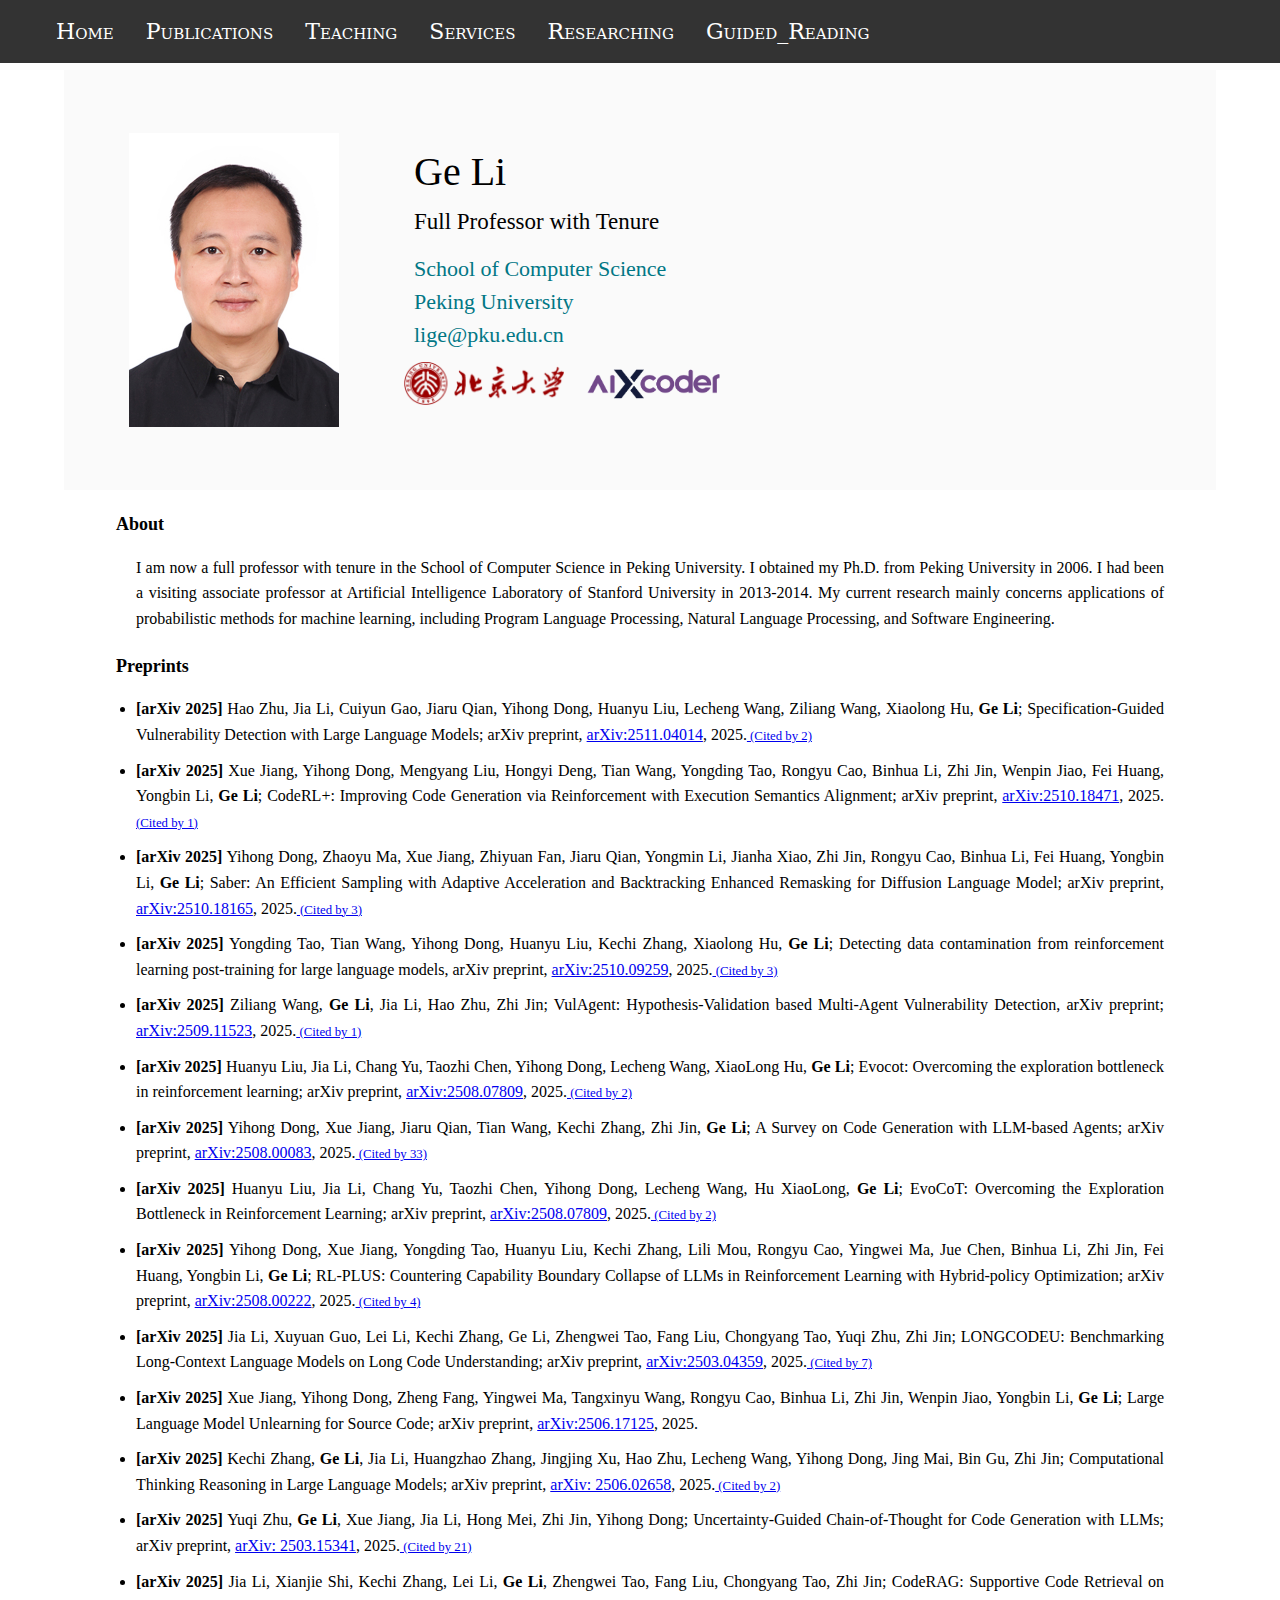
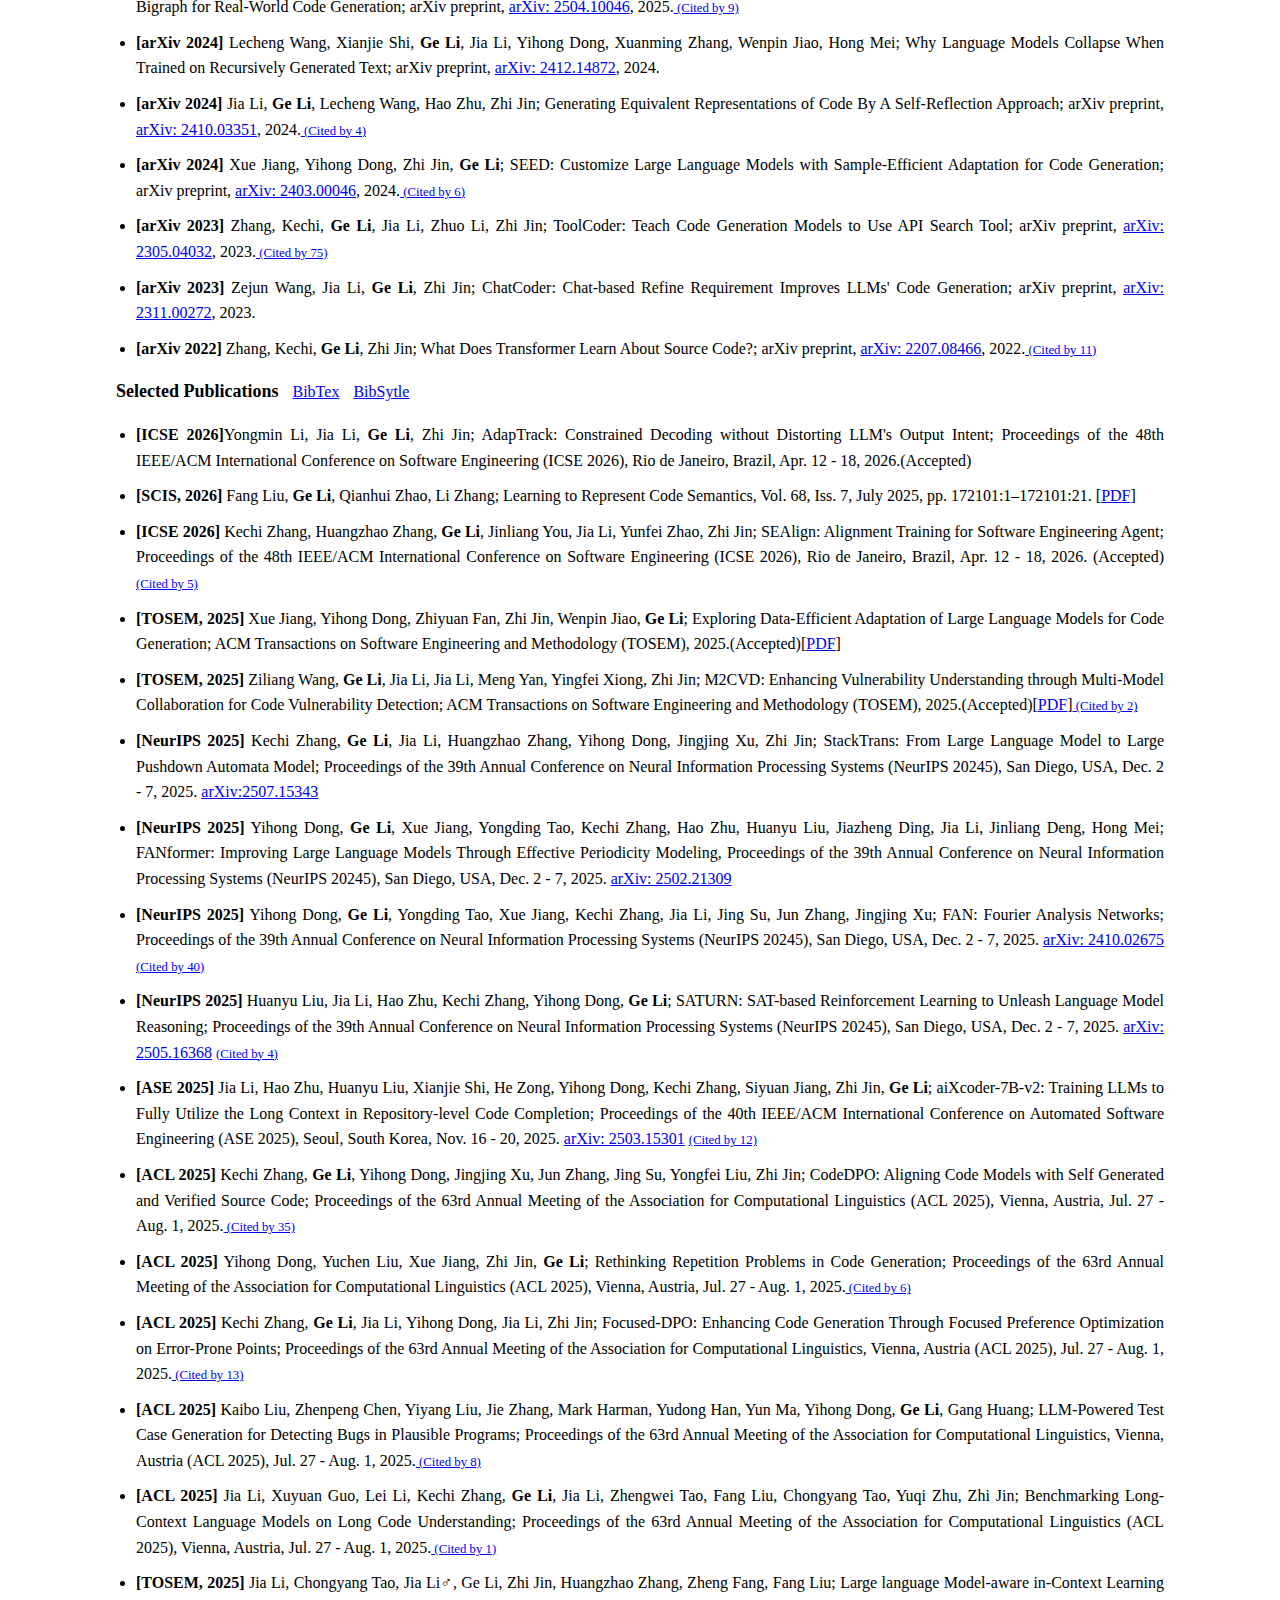
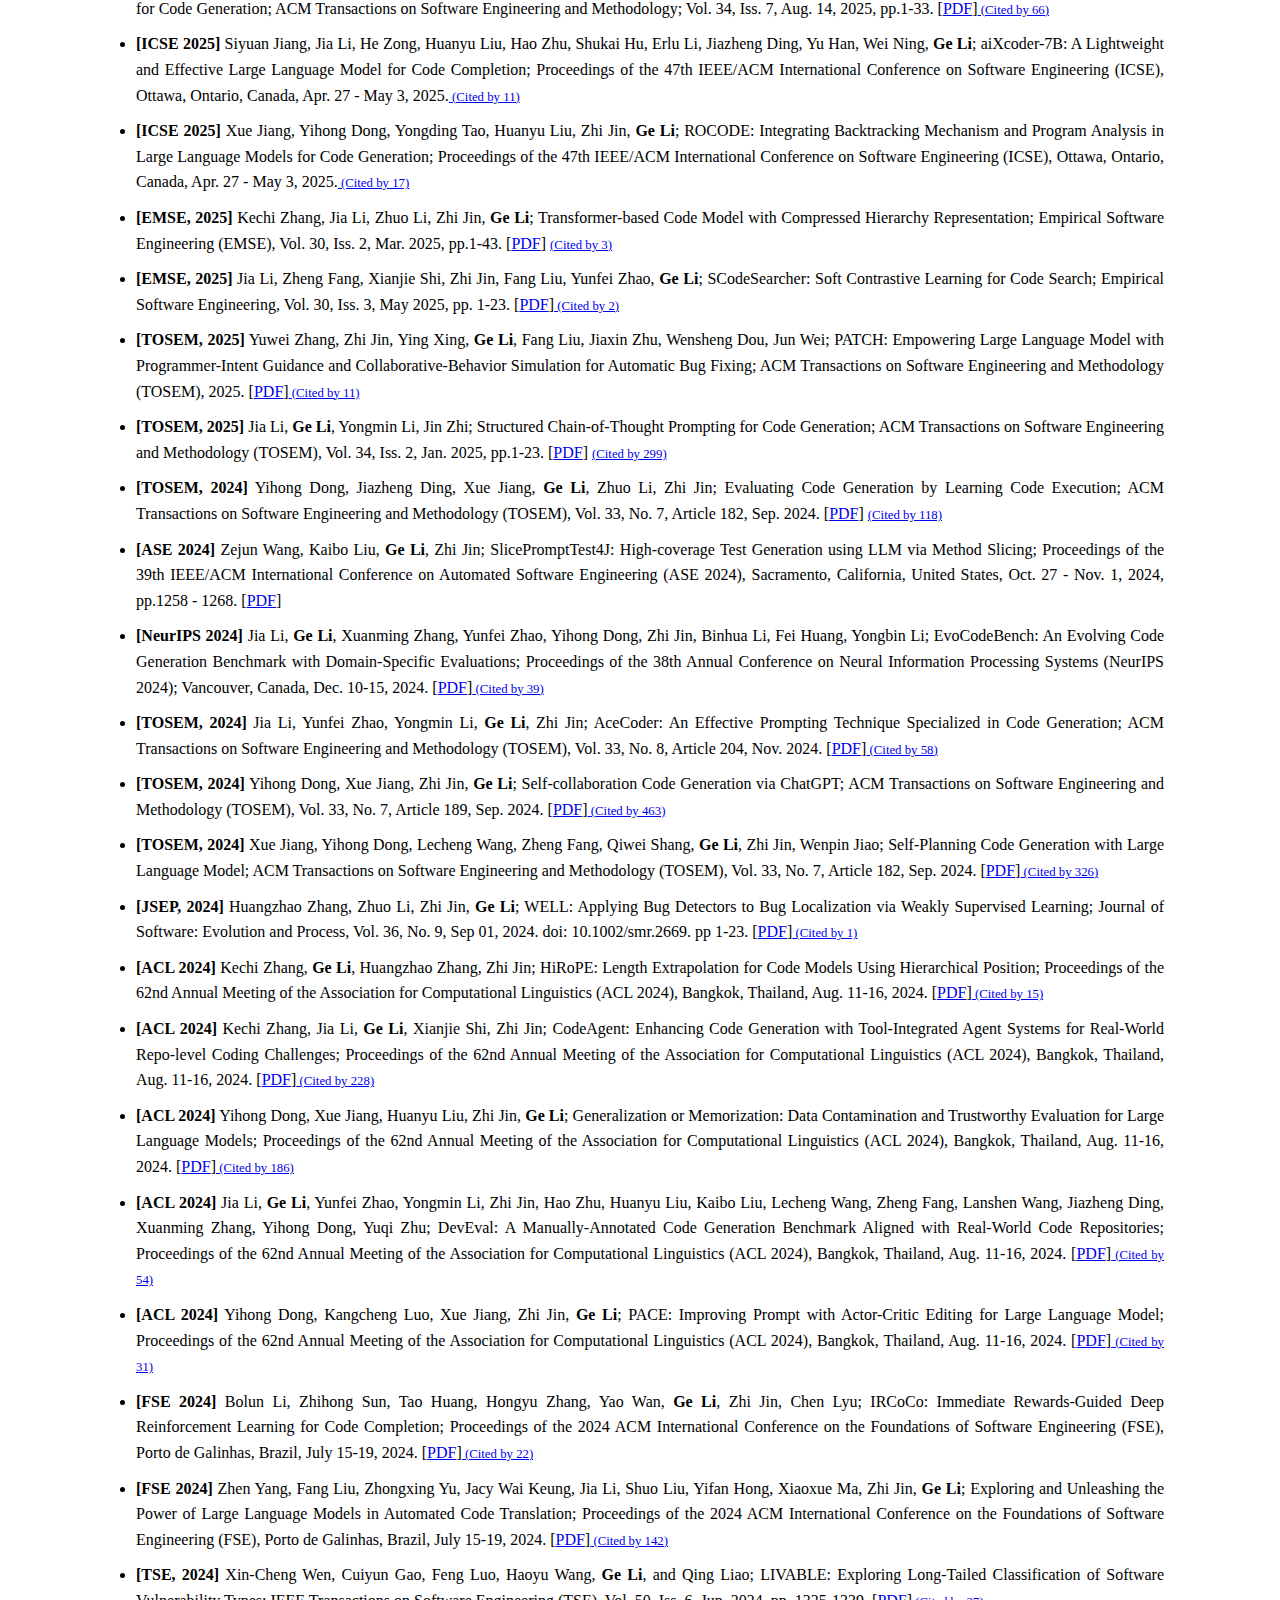
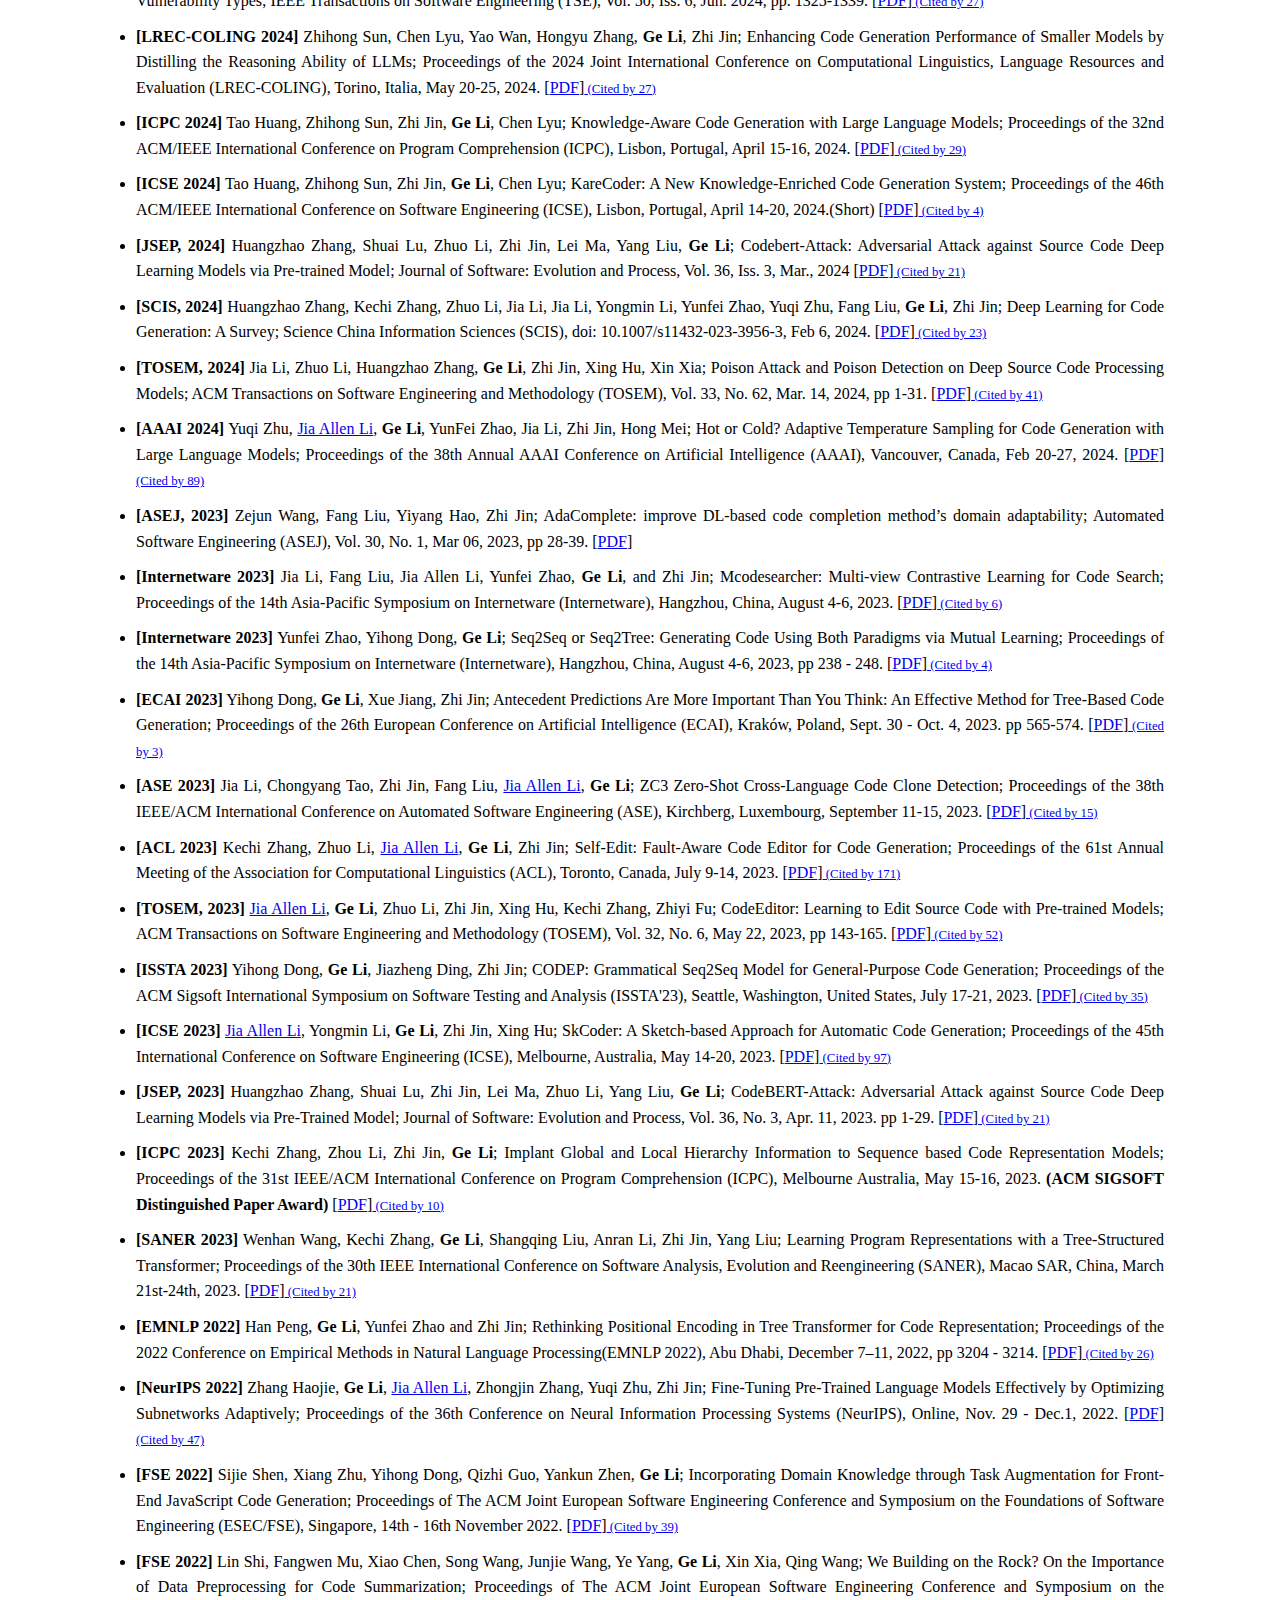
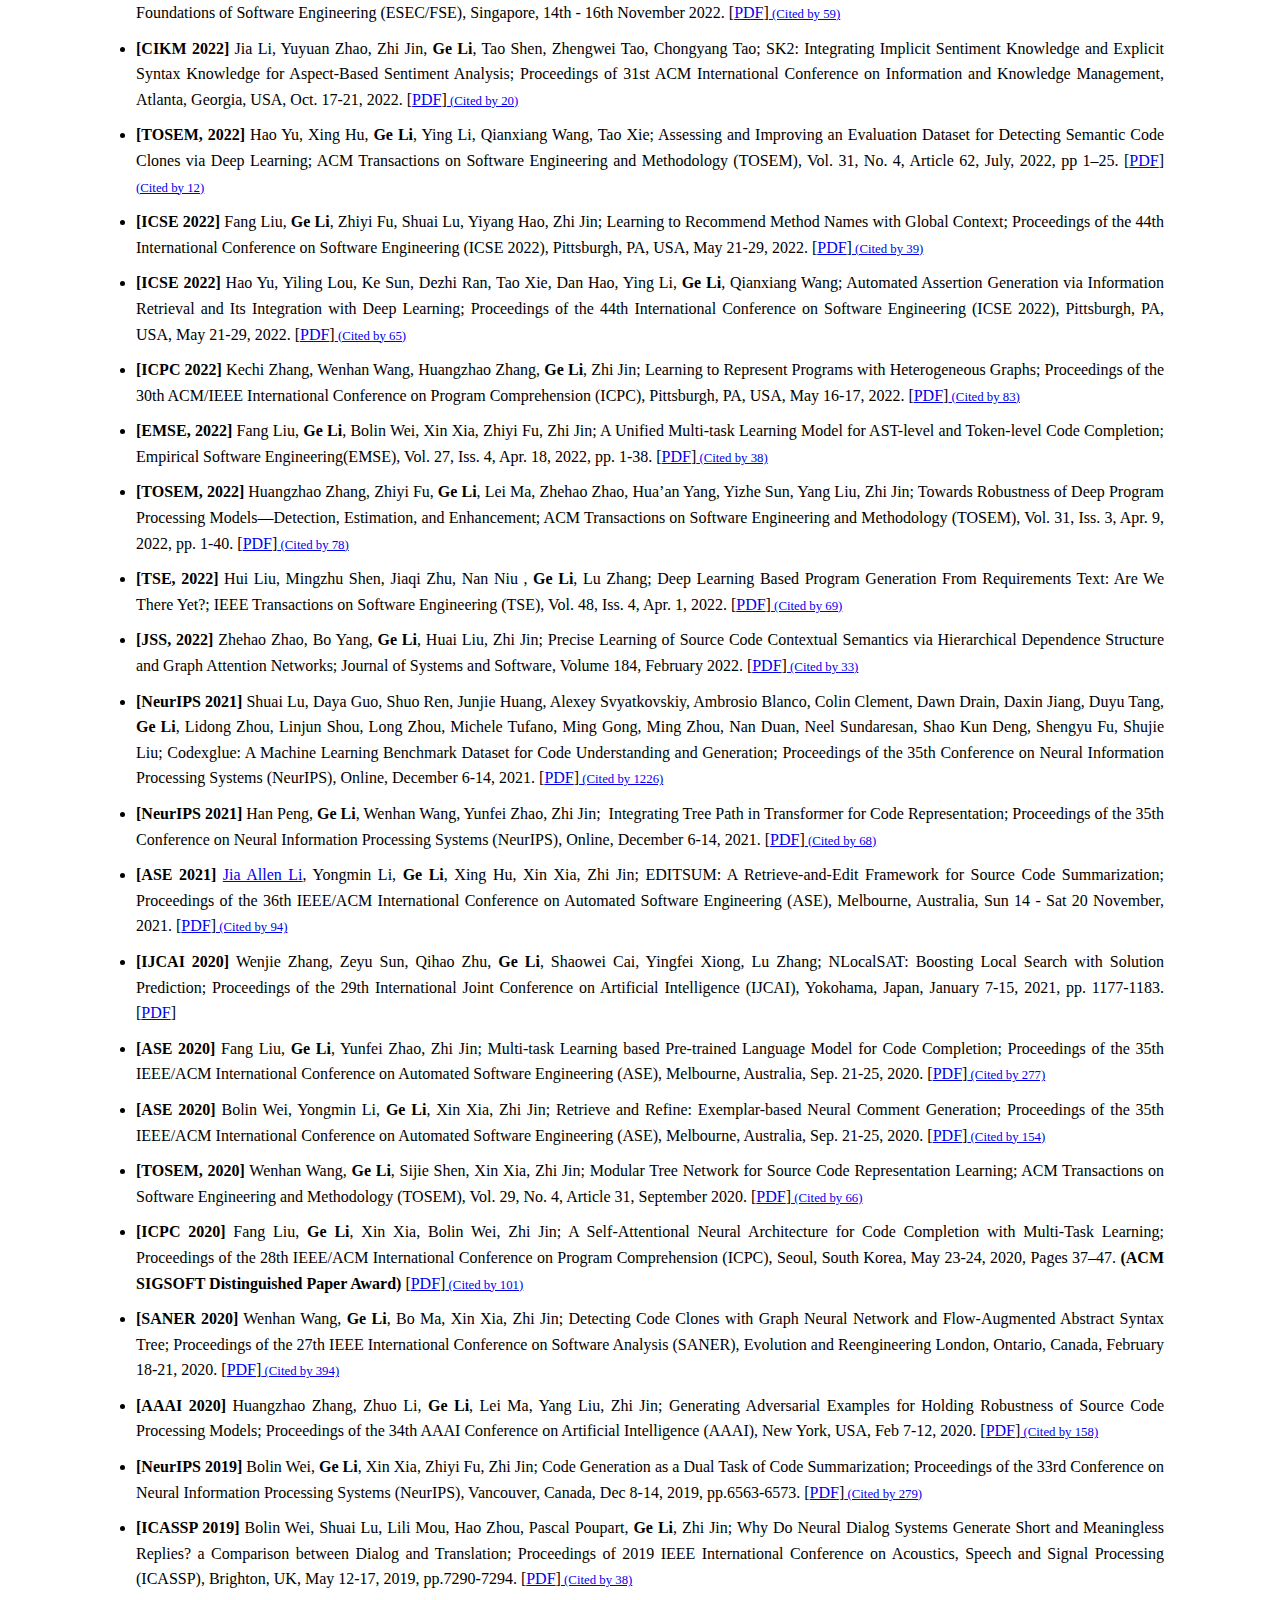
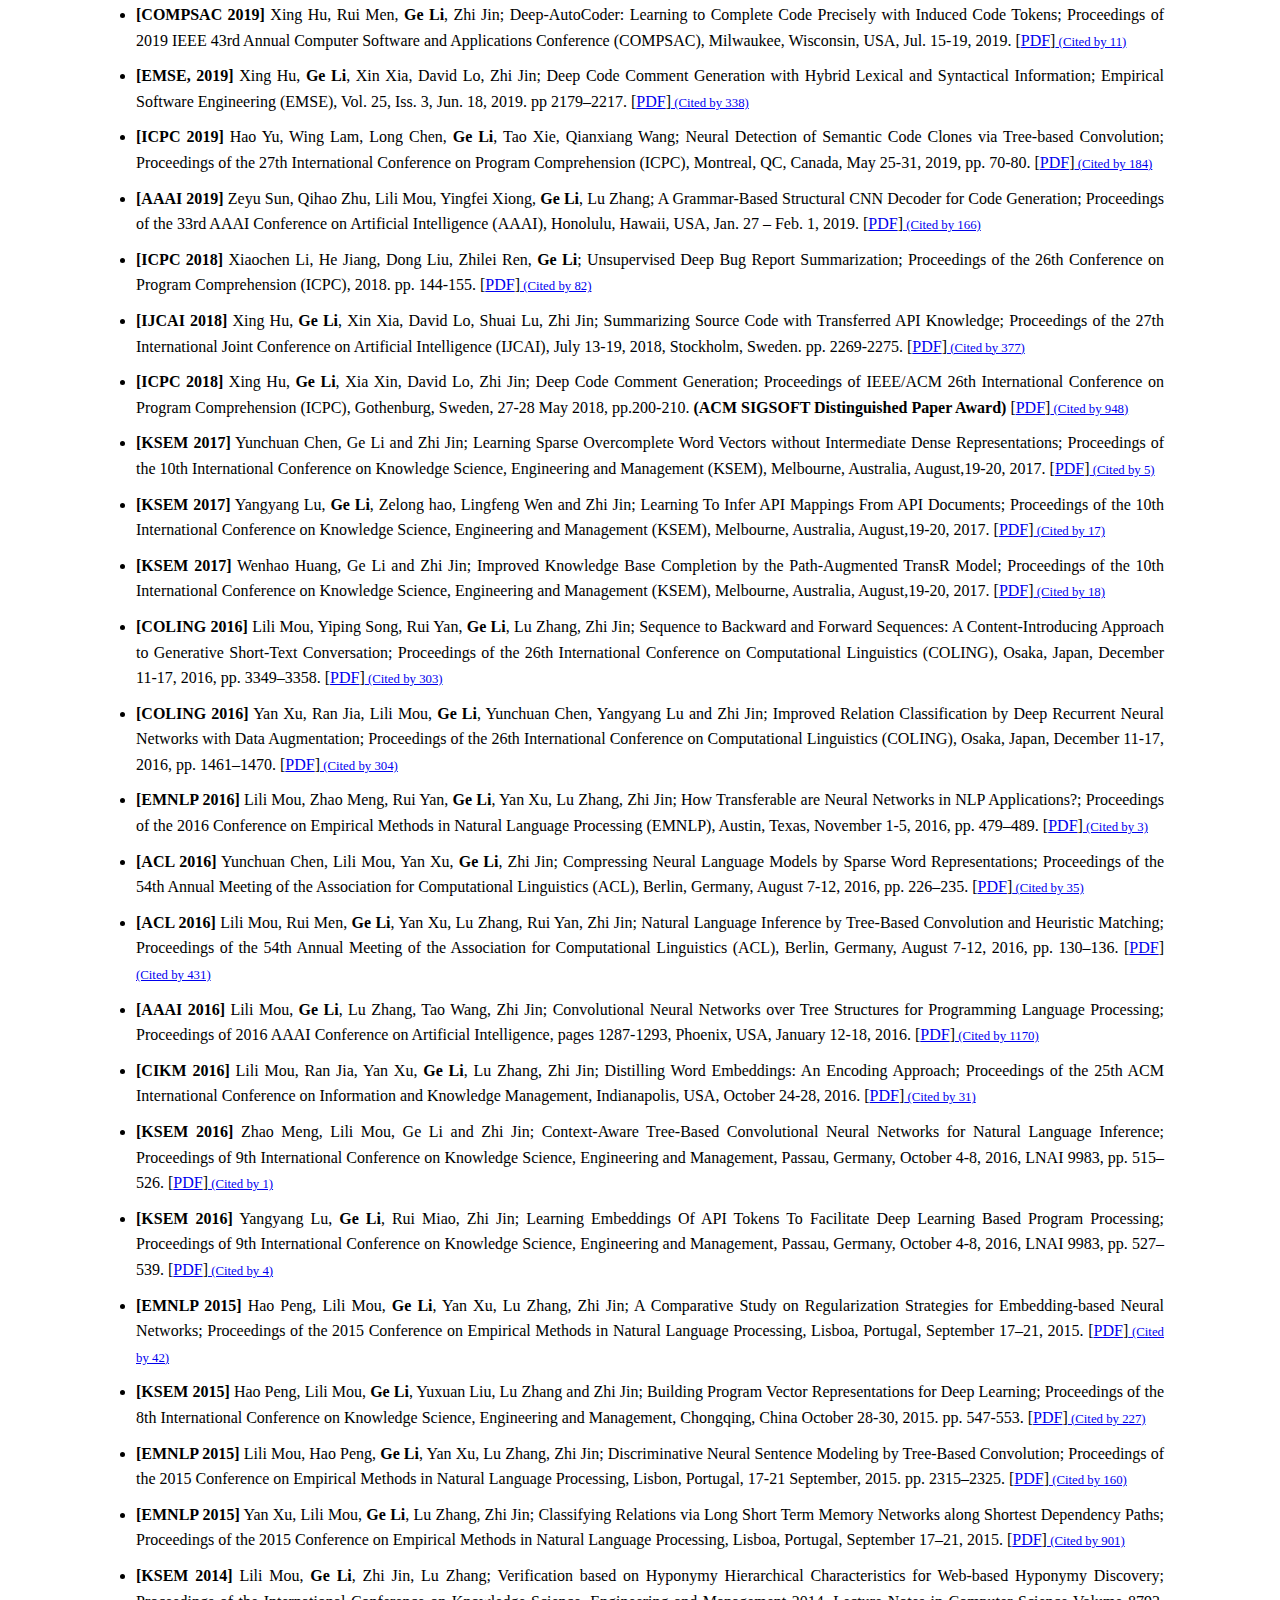
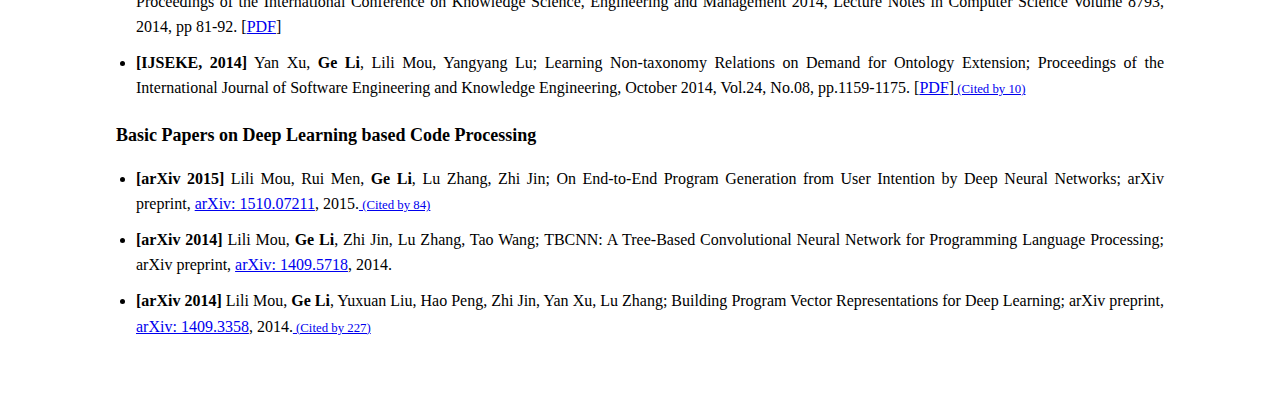
<file: index.html>
<!DOCTYPE html>

<html>
<head>
<meta charset="utf-8"/>
<title>Ge Li</title>
<link href="css/homepage.css" rel="stylesheet" type="text/css"/>
<meta content="width=device-width, initial-scale=1.0" name="viewport"/>
<link href="css/login.css" rel="stylesheet"/> <!-- 引入CSS文件 -->
<script src="js/login.js"></script> <!-- 引入JavaScript文件 -->
</head>
<body>
<div class="topmenu">
<ul class="ul_nav">
<li class="li_nav"><a class="li_nav_a" href="#Home">Home</a></li>
<li><a class="li_nav_a" href="index.html#Publications">Publications</a></li>
<li><a class="li_nav_a" href="teaching.html#Teaching">Teaching</a></li>
<li><a class="li_nav_a" href="services.html#Services">Services</a></li>
<li><a class="li_nav_a" href="#" onclick="showLoginPopup('ongoing.html'); return false;">Researching</a>
</li>
<li><a class="li_nav_a" href="#" onclick="showLoginPopup('readingList.html'); return false;">Guided_Reading</a></li>
</ul>
</div>
<div class="namecard" id="Home">
<div class="mypic"></div>
<div class="contact">
<div class="name">Ge Li</div>
<div class="title">Full Professor with Tenure</div>
<div class="myinfo">
<p>School of Computer Science</p>
<p>Peking University</p>
<p>lige@pku.edu.cn</p>
</div>
<div class="logos">
<a href="https://www.pku.edu.cn" rel="noopener noreferrer" target="_blank">
<div class="pku_logo"></div>
</a>
<a href="https://www.aixcoder.com" rel="noopener noreferrer" target="_blank">
<div class="aiXcoder_logo"></div>
</a>
</div>
</div>
</div>
<div class="contentframe">
<div class="content">
<h2 id="Publications">About</h2>
<ul class="paperlist">
<p>I am now a full professor with tenure in the School of Computer Science in Peking University. I
                    obtained my Ph.D. from Peking University in 2006. I had been a visiting associate professor at
                    Artificial Intelligence Laboratory of Stanford University in 2013-2014. My current research mainly
                    concerns applications of probabilistic methods for machine learning, including Program Language
                    Processing, Natural Language Processing, and Software Engineering.</p>
</ul>
<h2>Preprints</h2>
<ul class="paperlist">
<li class="paper"><b class="paperinf">[arXiv 2025]</b> Hao Zhu, Jia Li, Cuiyun Gao, Jiaru Qian, Yihong
                    Dong, Huanyu Liu, Lecheng Wang, Ziliang Wang, Xiaolong Hu, <b class="myname">Ge Li</b>;
                    Specification-Guided Vulnerability Detection with Large Language Models; arXiv preprint, <a href="https://arxiv.org/abs/2511.04014" target="_blank">arXiv:2511.04014</a>, 2025.<span class="citation-count" style="color: green; font-size:0.8em;"><a href="https://scholar.google.com/scholar?oi=bibs&amp;hl=en&amp;cites=6903370528801109309" target="_blank"> (Cited by 2)</a></span></li>
<li class="paper"><b class="paperinf">[arXiv 2025]</b> Xue Jiang, Yihong Dong, Mengyang Liu, Hongyi
                    Deng, Tian Wang, Yongding Tao, Rongyu Cao, Binhua Li, Zhi Jin, Wenpin Jiao, Fei Huang, Yongbin Li,
                    <b class="myname">Ge Li</b>; CodeRL+: Improving Code Generation via Reinforcement with Execution
                    Semantics Alignment; arXiv preprint, <a href="https://arxiv.org/abs/2510.18471" target="_blank">arXiv:2510.18471</a>, 2025.<span class="citation-count" style="color: green; font-size:0.8em;"><a href="https://scholar.google.com/scholar?oi=bibs&amp;hl=en&amp;cites=8161789800560946827" target="_blank"> (Cited by 1)</a></span></li>
<li class="paper"><b class="paperinf">[arXiv 2025]</b> Yihong Dong, Zhaoyu Ma, Xue Jiang, Zhiyuan Fan,
                    Jiaru Qian, Yongmin Li, Jianha Xiao, Zhi Jin, Rongyu Cao, Binhua Li, Fei Huang, Yongbin Li, <b class="myname">Ge Li</b>; Saber: An Efficient Sampling with Adaptive Acceleration and
                    Backtracking Enhanced Remasking for Diffusion Language Model; arXiv preprint, <a href="https://arxiv.org/abs/2510.18165" target="_blank">arXiv:2510.18165</a>, 2025.<span class="citation-count" style="color: green; font-size:0.8em;"><a href="https://scholar.google.com/scholar?oi=bibs&amp;hl=en&amp;cites=4864941635918265945" target="_blank"> (Cited by 3)</a></span></li>
<li class="paper"><b class="paperinf">[arXiv 2025]</b> Yongding Tao, Tian Wang, Yihong Dong, Huanyu Liu,
                    Kechi Zhang, Xiaolong Hu, <b class="myname">Ge Li</b>; Detecting data contamination from
                    reinforcement learning post-training for large language models, arXiv preprint, <a href="https://arxiv.org/abs/2510.09259" target="_blank">arXiv:2510.09259</a>, 2025.<span class="citation-count" style="color: green; font-size:0.8em;"><a href="https://scholar.google.com/scholar?oi=bibs&amp;hl=en&amp;cites=8633433897467472486" target="_blank"> (Cited by 3)</a></span></li>
<li class="paper"><b class="paperinf">[arXiv 2025]</b> Ziliang Wang, <b class="myname">Ge Li</b>, Jia
                    Li, Hao Zhu, Zhi Jin; VulAgent: Hypothesis-Validation based Multi-Agent Vulnerability Detection,
                    arXiv preprint; <a href="https://arxiv.org/abs/2509.11523" target="_blank">arXiv:2509.11523</a>,
                    2025.<span class="citation-count" style="color: green; font-size:0.8em;"><a href="https://scholar.google.com/scholar?oi=bibs&amp;hl=en&amp;cites=15896523810638326847" target="_blank"> (Cited by 1)</a></span></li>
<li class="paper"><b class="paperinf">[arXiv 2025]</b> Huanyu Liu, Jia Li, Chang Yu, Taozhi Chen, Yihong
                    Dong, Lecheng Wang, XiaoLong Hu, <b class="myname">Ge Li</b>; Evocot: Overcoming the exploration
                    bottleneck in reinforcement learning; arXiv preprint, <a href="https://arxiv.org/abs/2508.07809" target="_blank">arXiv:2508.07809</a>, 2025.<span class="citation-count" style="color: green; font-size:0.8em;"><a href="https://scholar.google.com/scholar?oi=bibs&amp;hl=en&amp;cites=1409878088351649511" target="_blank"> (Cited by 2)</a></span></li>
<li class="paper"><b class="paperinf">[arXiv 2025]</b> Yihong Dong, Xue Jiang, Jiaru Qian, Tian Wang,
                    Kechi Zhang, Zhi Jin, <b class="myname">Ge Li</b>; A Survey on Code Generation with LLM-based
                    Agents; arXiv preprint, <a href="https://arxiv.org/abs/2508.00083" target="_blank">arXiv:2508.00083</a>, 2025.<span class="citation-count" style="color: green; font-size:0.8em;"><a href="https://scholar.google.com/scholar?oi=bibs&amp;hl=en&amp;cites=7337704227375584156" target="_blank"> (Cited by 33)</a></span></li>
<li class="paper"><b class="paperinf">[arXiv 2025]</b> Huanyu Liu, Jia Li, Chang Yu, Taozhi Chen, Yihong
                    Dong, Lecheng Wang, Hu XiaoLong, <b class="myname">Ge Li</b>; EvoCoT: Overcoming the Exploration
                    Bottleneck in Reinforcement Learning; arXiv preprint, <a href="https://arxiv.org/abs/2508.07809" target="_blank">arXiv:2508.07809</a>, 2025.<span class="citation-count" style="color: green; font-size:0.8em;"><a href="https://scholar.google.com/scholar?oi=bibs&amp;hl=en&amp;cites=1409878088351649511" target="_blank"> (Cited by 2)</a></span></li>
<li class="paper"><b class="paperinf">[arXiv 2025]</b> Yihong Dong, Xue Jiang, Yongding Tao, Huanyu Liu,
                    Kechi Zhang, Lili Mou, Rongyu Cao, Yingwei Ma, Jue Chen, Binhua Li, Zhi Jin, Fei Huang, Yongbin Li,
                    <b class="myname">Ge Li</b>; RL-PLUS: Countering Capability Boundary Collapse of LLMs in
                    Reinforcement Learning with Hybrid-policy Optimization; arXiv preprint, <a href="https://arxiv.org/abs/2508.00222" target="_blank">arXiv:2508.00222</a>, 2025.<span class="citation-count" style="color: green; font-size:0.8em;"><a href="https://scholar.google.com/scholar?oi=bibs&amp;hl=en&amp;cites=7760604577693612246" target="_blank"> (Cited by 4)</a></span></li>
<li class="paper"><b class="paperinf">[arXiv 2025]</b> Jia Li, Xuyuan Guo, Lei Li, Kechi Zhang, Ge Li,
                    Zhengwei Tao, Fang Liu, Chongyang Tao, Yuqi Zhu, Zhi Jin; LONGCODEU: Benchmarking Long-Context
                    Language Models on Long Code Understanding; arXiv preprint, <a href="https://arxiv.org/abs/2503.04359" target="_blank">arXiv:2503.04359</a>, 2025.<span class="citation-count" style="color: green; font-size:0.8em;"><a href="https://scholar.google.com/scholar?oi=bibs&amp;hl=en&amp;cites=12236359998315825621" target="_blank"> (Cited by 7)</a></span></li>
<li class="paper"><b class="paperinf">[arXiv 2025]</b> Xue Jiang, Yihong Dong, Zheng Fang, Yingwei Ma,
                    Tangxinyu Wang, Rongyu Cao, Binhua Li, Zhi Jin, Wenpin Jiao, Yongbin Li, <b class="myname">Ge
                        Li</b>; Large Language Model Unlearning for Source Code; arXiv preprint, <a href="https://arxiv.org/abs/2506.17125" target="_blank">arXiv:2506.17125</a>, 2025.</li>
<li class="paper"><b class="paperinf">[arXiv 2025]</b> Kechi Zhang, <b class="myname">Ge Li</b>, Jia Li,
                    Huangzhao Zhang, Jingjing Xu, Hao Zhu, Lecheng Wang, Yihong Dong, Jing Mai, Bin Gu, Zhi Jin;
                    Computational Thinking Reasoning in Large Language Models; arXiv preprint, <a href="https://arxiv.org/abs/2506.02658" target="_blank">arXiv: 2506.02658</a>, 2025.<span class="citation-count" style="color: green; font-size:0.8em;"><a href="https://scholar.google.com/scholar?oi=bibs&amp;hl=en&amp;cites=2147293737587138863" target="_blank"> (Cited by 2)</a></span></li>
<li class="paper"><b class="paperinf">[arXiv 2025]</b> Yuqi Zhu, <b class="myname">Ge Li</b>, Xue Jiang,
                    Jia Li, Hong Mei, Zhi Jin, Yihong Dong; Uncertainty-Guided Chain-of-Thought for Code Generation with
                    LLMs; arXiv preprint, <a href="https://arxiv.org/pdf/2503.15341" target="_blank">arXiv:
                        2503.15341</a>, 2025.<span class="citation-count" style="color: green; font-size: 0.8em;"><a href="https://scholar.google.com/scholar?oi=bibs&amp;hl=en&amp;cites=15218041727249303368" target="_blank"> (Cited by 21)</a></span></li>
<li class="paper"><b class="paperinf">[arXiv 2025]</b> Jia Li, Xianjie Shi, Kechi Zhang, Lei Li, <b class="myname">Ge Li</b>, Zhengwei Tao, Fang Liu, Chongyang Tao, Zhi Jin; CodeRAG: Supportive
                    Code Retrieval on Bigraph for Real-World Code Generation; arXiv preprint, <a href="https://arxiv.org/pdf/2504.10046" target="_blank">arXiv: 2504.10046</a>, 2025.<span class="citation-count" style="color: green; font-size: 0.8em;"><a href="https://scholar.google.com/scholar?oi=bibs&amp;hl=en&amp;cites=14720281153510071392" target="_blank"> (Cited by 9)</a></span></li>
<li class="paper"><b class="paperinf">[arXiv 2024]</b> Lecheng Wang, Xianjie Shi, <b class="myname">Ge
                        Li</b>, Jia Li, Yihong Dong, Xuanming Zhang, Wenpin Jiao, Hong Mei; Why Language Models Collapse
                    When Trained on Recursively Generated Text; arXiv preprint, <a href="https://arxiv.org/abs/2412.14872" target="_blank">arXiv: 2412.14872</a>, 2024.</li>
<li class="paper"><b class="paperinf">[arXiv 2024]</b> Jia Li, <b class="myname">Ge Li</b>, Lecheng
                    Wang, Hao Zhu, Zhi Jin; Generating Equivalent Representations of Code By A Self-Reflection Approach;
                    arXiv preprint, <a href="https://arxiv.org/abs/2410.03351" target="_blank">arXiv: 2410.03351</a>,
                    2024.<span class="citation-count" style="color: green; font-size: 0.8em;"><a href="https://scholar.google.com/scholar?oi=bibs&amp;hl=en&amp;cites=1390657844510261600" target="_blank"> (Cited by 4)</a></span></li>
<li class="paper"><b class="paperinf">[arXiv 2024]</b> Xue Jiang, Yihong Dong, Zhi Jin, <b class="myname">Ge Li</b>; SEED: Customize Large Language Models with Sample-Efficient Adaptation
                    for Code Generation; arXiv preprint, <a href="https://arxiv.org/abs/2403.00046" target="_blank">arXiv: 2403.00046</a>, 2024.<span class="citation-count" style="color: green; font-size: 0.8em;"><a href="https://scholar.google.com/scholar?oi=bibs&amp;hl=en&amp;cites=15151453715030596900" target="_blank"> (Cited by 6)</a></span></li>
<li class="paper"><b class="paperinf">[arXiv 2023]</b> Zhang, Kechi, <b class="myname">Ge Li</b>, Jia
                    Li, Zhuo Li, Zhi Jin; ToolCoder: Teach Code Generation Models to Use API Search Tool; arXiv
                    preprint, <a href="https://arxiv.org/abs/2305.04032" target="_blank">arXiv: 2305.04032</a>,
                    2023.<span class="citation-count" style="color: green; font-size: 0.8em;"><a href="https://scholar.google.com/scholar?oi=bibs&amp;hl=en&amp;cites=8999169128688149784" target="_blank"> (Cited by 75)</a></span></li>
<li class="paper"><b class="paperinf">[arXiv 2023]</b> Zejun Wang, Jia Li, <b class="myname">Ge Li</b>,
                    Zhi Jin; ChatCoder: Chat-based Refine Requirement Improves LLMs' Code Generation; arXiv preprint, <a href="https://arxiv.org/abs/2311.00272" target="_blank">arXiv: 2311.00272</a>, 2023.</li>
<li class="paper"><b class="paperinf">[arXiv 2022]</b> Zhang, Kechi, <b class="myname">Ge Li</b>, Zhi
                    Jin; What Does Transformer Learn About Source Code?; arXiv preprint, <a href="https://arxiv.org/abs/2207.08466" target="_blank">arXiv: 2207.08466</a>, 2022.<span class="citation-count" style="color: green; font-size: 0.8em;"><a href="https://scholar.google.com/scholar?oi=bibs&amp;hl=en&amp;cites=3542087855640985564" target="_blank"> (Cited by 11)</a></span></li>
</ul>
<h2 style="display: inline;">Selected Publications</h2>
<a download="myPaperRefs.bib" href="../files/BibTex/myPaperRefs.bib" style="display: inline; margin-left: 10px;">BibTex</a>
<a download="geBibStyle.bst" href="../files/BibTex/geBibStyle.bst" style="display: inline; margin-left: 10px;">BibSytle</a>
<ul class="paperlist">
<li class="paper"><b class="paperinf">[ICSE 2026]</b>Yongmin Li, Jia Li, <b class="myname">Ge Li</b>,
                    Zhi Jin; AdapTrack: Constrained Decoding without Distorting LLM's Output Intent; Proceedings of the
                    48th IEEE/ACM International Conference on Software Engineering (ICSE 2026), Rio de Janeiro, Brazil,
                    Apr. 12 - 18, 2026.(Accepted)</li>
<li class="paper"><b class="paperinf">[SCIS, 2026]</b> Fang Liu, <b class="myname">Ge Li</b>, Qianhui
                    Zhao, Li Zhang; Learning to Represent Code Semantics, Vol. 68, Iss. 7, July 2025, pp.
                    172101:1–172101:21. [<a href="My Papers/2025 - SCIS - Learning to Represent Code Semantics.pdf" target="_blank">PDF</a>]</li>
<li class="paper"><b class="paperinf">[ICSE 2026]</b> Kechi Zhang, Huangzhao Zhang, <b class="myname">Ge Li</b>, Jinliang You, Jia Li, Yunfei Zhao, Zhi Jin; SEAlign: Alignment Training for Software Engineering Agent; Proceedings of the 48th IEEE/ACM International Conference on Software Engineering (ICSE 2026), Rio de Janeiro, Brazil, Apr. 12 - 18, 2026. (Accepted) <span class="citation-count" style="color: green; font-size: 0.8em;"><a href="https://scholar.google.com/scholar?oi=bibs&amp;hl=en&amp;cites=13020159365704232745" target="_blank"> (Cited by 5)</a></span></li>
<li class="paper"><b class="paperinf">[TOSEM, 2025]</b> Xue Jiang, Yihong Dong, Zhiyuan Fan, Zhi Jin, Wenpin Jiao, <b class="myname">Ge Li</b>; Exploring Data-Efficient Adaptation of Large Language Models for Code Generation; ACM Transactions on Software Engineering and Methodology (TOSEM), 2025.(Accepted)[<a href="My Papers/2025 - TOSEM - Exploring Data-Efficient Adaptation of Large Language Models for Code Generation.pdf" target="_blank">PDF</a>]</li>
<li class="paper"><b class="paperinf">[TOSEM, 2025]</b> Ziliang Wang, <b class="myname">Ge Li</b>, Jia Li, Jia Li, Meng Yan, Yingfei Xiong, Zhi Jin; M2CVD: Enhancing Vulnerability Understanding through Multi-Model Collaboration for Code Vulnerability Detection; ACM Transactions on Software Engineering and Methodology (TOSEM), 2025.(Accepted)[<a href="My Papers/2025 - TOSEM - M2CVD - Enhancing Vulnerability Understanding through Multi-Model Collaboration for Code Vulnerability Detection.pdf" target="_blank">PDF</a>]<span class="citation-count" style="color: green; font-size:0.8em;"><a href="https://scholar.google.com/scholar?oi=bibs&amp;hl=en&amp;cites=13259446402958610018" target="_blank"> (Cited by 2)</a></span></li>
<li class="paper"><b class="paperinf">[NeurIPS 2025]</b> Kechi Zhang, <b class="myname">Ge Li</b>, Jia
                    Li, Huangzhao Zhang, Yihong Dong, Jingjing Xu, Zhi Jin; StackTrans: From Large Language Model to
                    Large Pushdown Automata Model; Proceedings of the 39th Annual Conference on Neural Information
                    Processing Systems (NeurIPS 20245), San Diego, USA, Dec. 2 - 7, 2025. <a href="https://arxiv.org/abs/2507.15343" target="_blank">arXiv:2507.15343</a></li>
<li class="paper"><b class="paperinf">[NeurIPS 2025]</b> Yihong Dong, <b class="myname">Ge Li</b>, Xue
                    Jiang, Yongding Tao, Kechi Zhang, Hao Zhu, Huanyu Liu, Jiazheng Ding, Jia Li, Jinliang Deng, Hong
                    Mei; FANformer: Improving Large Language Models Through Effective Periodicity Modeling, Proceedings
                    of the 39th Annual Conference on Neural Information Processing Systems (NeurIPS 20245), San Diego,
                    USA, Dec. 2 - 7, 2025. <a href="https://arxiv.org/abs/2502.21309" target="_blank">arXiv:
                        2502.21309</a></li>
<li class="paper"><b class="paperinf">[NeurIPS 2025]</b> Yihong Dong, <b class="myname">Ge Li</b>,
                    Yongding Tao, Xue Jiang, Kechi Zhang, Jia Li, Jing Su, Jun Zhang, Jingjing Xu; FAN: Fourier Analysis Networks; Proceedings of the 39th Annual Conference on Neural Information Processing Systems (NeurIPS 20245), San Diego, USA, Dec. 2 - 7, 2025. <a href="https://arxiv.org/abs/2410.02675" target="_blank">arXiv: 2410.02675</a> <span class="citation-count" style="color: green; font-size: 0.8em;"><a href="https://scholar.google.com/scholar?oi=bibs&amp;hl=en&amp;cites=17560245044847788695" target="_blank"> (Cited by 40)</a></span></li>
<li class="paper"><b class="paperinf">[NeurIPS 2025]</b> Huanyu Liu, Jia Li, Hao Zhu, Kechi Zhang,
                    Yihong Dong, <b class="myname">Ge Li</b>; SATURN: SAT-based Reinforcement Learning to Unleash
                    Language Model Reasoning; Proceedings of the 39th Annual Conference on Neural Information Processing
                    Systems (NeurIPS 20245), San Diego, USA, Dec. 2 - 7, 2025. <a href="https://arxiv.org/abs/2505.16368" target="_blank">arXiv: 2505.16368</a> <span class="citation-count" style="color: green; font-size:0.8em;"><a href="https://scholar.google.com/scholar?oi=bibs&amp;hl=en&amp;cites=12499244505152508515" target="_blank"> (Cited by 4)</a></span></li>
<li class="paper"><b class="paperinf">[ASE 2025]</b> Jia Li, Hao Zhu, Huanyu Liu, Xianjie Shi, He Zong,
                    Yihong Dong, Kechi Zhang, Siyuan Jiang, Zhi Jin, <b class="myname">Ge Li</b>; aiXcoder-7B-v2:
                    Training LLMs to Fully Utilize the Long Context in Repository-level Code Completion; Proceedings of
                    the 40th IEEE/ACM International Conference on Automated Software Engineering (ASE 2025), Seoul,
                    South Korea, Nov. 16 - 20, 2025. <a href="https://arxiv.org/abs/2503.15301" target="_blank">arXiv:
                        2503.15301</a> <span class="citation-count" style="color: green; font-size: 0.8em;"><a href="https://scholar.google.com/scholar?oi=bibs&amp;hl=en&amp;cites=15788931866516891147" target="_blank"> (Cited by 12)</a></span></li>
<li class="paper"><b class="paperinf">[ACL 2025]</b> Kechi Zhang, <b class="myname">Ge Li</b>, Yihong
                    Dong, Jingjing Xu, Jun Zhang, Jing Su, Yongfei Liu, Zhi Jin; CodeDPO: Aligning Code Models with Self
                    Generated and Verified Source Code; Proceedings of the 63rd Annual Meeting of the Association for
                    Computational Linguistics (ACL 2025), Vienna, Austria, Jul. 27 - Aug. 1, 2025.<span class="citation-count" style="color: green; font-size: 0.8em;"><a href="https://scholar.google.com/scholar?oi=bibs&amp;hl=en&amp;cites=602714782809980011" target="_blank"> (Cited by 35)</a></span></li>
<li class="paper"><b class="paperinf">[ACL 2025]</b> Yihong Dong, Yuchen Liu, Xue Jiang, Zhi Jin, <b class="myname">Ge Li</b>; Rethinking Repetition Problems in Code Generation; Proceedings of the
                    63rd Annual Meeting of the Association for Computational Linguistics (ACL 2025), Vienna, Austria,
                    Jul. 27 - Aug. 1, 2025.<span class="citation-count" style="color: green; font-size:0.8em;"><a href="https://scholar.google.com/scholar?oi=bibs&amp;hl=en&amp;cites=9690201618174311686" target="_blank"> (Cited by 6)</a></span></li>
<li class="paper"><b class="paperinf">[ACL 2025]</b> Kechi Zhang, <b class="myname">Ge Li</b>, Jia Li,
                    Yihong Dong, Jia Li, Zhi Jin; Focused-DPO: Enhancing Code Generation Through Focused Preference
                    Optimization on Error-Prone Points; Proceedings of the 63rd Annual Meeting of the Association for
                    Computational Linguistics, Vienna, Austria (ACL 2025), Jul. 27 - Aug. 1, 2025.<span class="citation-count" style="color: green; font-size: 0.8em;"><a href="https://scholar.google.com/scholar?oi=bibs&amp;hl=en&amp;cites=1997961016148982565" target="_blank"> (Cited by 13)</a></span></li>
<li class="paper"><b class="paperinf">[ACL 2025]</b> Kaibo Liu, Zhenpeng Chen, Yiyang Liu, Jie Zhang,
                    Mark Harman, Yudong Han, Yun Ma, Yihong Dong, <b class="myname">Ge Li</b>, Gang Huang; LLM-Powered
                    Test Case Generation for Detecting Bugs in Plausible Programs; Proceedings of the 63rd Annual
                    Meeting of the Association for Computational Linguistics, Vienna, Austria (ACL 2025), Jul. 27 - Aug.
                    1, 2025.<span class="citation-count" style="color: green; font-size:0.8em;"><a href="https://scholar.google.com/scholar?oi=bibs&amp;hl=en&amp;cites=3046281102164949536" target="_blank"> (Cited by 8)</a></span></li>
<li class="paper"><b class="paperinf">[ACL 2025]</b> Jia Li, Xuyuan Guo, Lei Li, Kechi Zhang, <b class="myname">Ge Li</b>, Jia Li, Zhengwei Tao, Fang Liu, Chongyang Tao, Yuqi Zhu, Zhi Jin;
                    Benchmarking Long-Context Language Models on Long Code Understanding; Proceedings of the 63rd Annual
                    Meeting of the Association for Computational Linguistics (ACL 2025), Vienna, Austria, Jul. 27 - Aug.
                    1, 2025.<span class="citation-count" style="color: green; font-size:0.8em;"><a href="https://scholar.google.com/scholar?oi=bibs&amp;hl=en&amp;cites=7449394879062442432" target="_blank"> (Cited by 1)</a></span></li>
<li class="paper"><b class="paperinf">[TOSEM, 2025]</b> Jia Li, Chongyang Tao, Jia Li♂, Ge Li, Zhi Jin, Huangzhao Zhang, Zheng Fang, Fang Liu; Large language Model-aware in-Context Learning for Code Generation; ACM Transactions on Software Engineering and Methodology; Vol. 34, Iss. 7, Aug. 14, 2025, pp.1-33. [<a href="My Papers/2025 - TOSEM - Large language Model-aware in-Context Learning for Code Generation.pdf" target="_blank">PDF</a>]<span class="citation-count" style="color: green; font-size:0.8em;"><a href="https://scholar.google.com/scholar?oi=bibs&amp;hl=en&amp;cites=13410470295309011752" target="_blank"> (Cited by 66)</a></span></li>
<li class="paper"><b class="paperinf">[ICSE 2025]</b> Siyuan Jiang, Jia Li, He Zong, Huanyu Liu, Hao
                    Zhu, Shukai Hu, Erlu Li, Jiazheng Ding, Yu Han, Wei Ning, <b class="myname">Ge Li</b>; aiXcoder-7B:
                    A Lightweight and Effective Large Language Model for Code Completion; Proceedings of the 47th
                    IEEE/ACM International Conference on Software Engineering (ICSE), Ottawa, Ontario, Canada, Apr. 27 -
                    May 3, 2025.<span class="citation-count" style="color: green; font-size: 0.8em;"><a href="https://scholar.google.com/scholar?oi=bibs&amp;hl=en&amp;cites=10988146982571642357" target="_blank"> (Cited by 11)</a></span></li>
<li class="paper"><b class="paperinf">[ICSE 2025]</b> Xue Jiang, Yihong Dong, Yongding Tao, Huanyu Liu,
                    Zhi Jin, <b class="myname">Ge Li</b>; ROCODE: Integrating Backtracking Mechanism and Program
                    Analysis in Large Language Models for Code Generation; Proceedings of the 47th IEEE/ACM
                    International Conference on Software Engineering (ICSE), Ottawa, Ontario, Canada, Apr. 27 - May 3,
                    2025.<span class="citation-count" style="color: green; font-size: 0.8em;"><a href="https://scholar.google.com/scholar?oi=bibs&amp;hl=en&amp;cites=2207929275716257375" target="_blank"> (Cited by 17)</a></span></li>
<li class="paper"><b class="paperinf">[EMSE, 2025]</b> Kechi Zhang, Jia Li, Zhuo Li, Zhi Jin, <b class="myname">Ge Li</b>; Transformer-based Code Model with Compressed Hierarchy Representation;
                    Empirical Software Engineering (EMSE), Vol. 30, Iss. 2, Mar. 2025, pp.1-43. [<a href="My Papers/2024 - TOSEM - Transformer-based Code Model with Compressed Hierarchy Representation.pdf" target="_blank">PDF</a>] <span class="citation-count" style="color: green; font-size:0.8em;"><a href="https://scholar.google.com/scholar?oi=bibs&amp;hl=en&amp;cites=4836126387818289851" target="_blank"> (Cited by 3)</a></span></li>
<li class="paper"><b class="paperinf">[EMSE, 2025]</b> Jia Li, Zheng Fang, Xianjie Shi, Zhi Jin, Fang
                    Liu, Yunfei Zhao, <b class="myname">Ge Li</b>; SCodeSearcher: Soft Contrastive Learning for Code
                    Search; Empirical Software Engineering, Vol. 30, Iss. 3, May 2025, pp. 1-23. [<a href="My Papers/2025 - EMSE - SCodeSearcher: Soft Contrastive Learning for Code Search.pdf" target="_blank">PDF</a>]<span class="citation-count" style="color: green; font-size:0.8em;"><a href="https://scholar.google.com/scholar?oi=bibs&amp;hl=en&amp;cites=8944263493854969850" target="_blank"> (Cited by 2)</a></span></li>
<li class="paper"><b class="paperinf">[TOSEM, 2025]</b> Yuwei Zhang, Zhi Jin, Ying Xing, <b class="myname">Ge Li</b>, Fang Liu, Jiaxin Zhu, Wensheng Dou, Jun Wei; PATCH: Empowering Large
                    Language Model with Programmer-Intent Guidance and Collaborative-Behavior Simulation for Automatic
                    Bug Fixing; ACM Transactions on Software Engineering and Methodology (TOSEM), 2025. [<a href="My Papers/2025 - TOSEM - PATCH- Empowering Large Language Model with Programmer-Intent Guidance and Collaborative-Behavior Simulation for Automatic Bug Fixing.pdf" target="_blank">PDF</a>]<span class="citation-count" style="color: green; font-size: 0.8em;"><a href="https://scholar.google.com/scholar?oi=bibs&amp;hl=en&amp;cites=4512200624169268396" target="_blank"> (Cited by 11)</a></span></li>
<li class="paper"><b class="paperinf">[TOSEM, 2025]</b> Jia Li, <b class="myname">Ge Li</b>, Yongmin Li,
                    Jin Zhi; Structured Chain-of-Thought Prompting for Code Generation; ACM Transactions on Software
                    Engineering and Methodology (TOSEM), Vol. 34, Iss. 2, Jan. 2025, pp.1-23. [<a href="My Papers/2025 - TOSEM - Structured Chain-of-Thought Prompting for Code Generation.pdf" target="_blank">PDF</a>] <span class="citation-count" style="color: green; font-size: 0.8em;"><a href="https://scholar.google.com/scholar?oi=bibs&amp;hl=en&amp;cites=17573273940722685551" target="_blank"> (Cited by 299)</a></span></li>
<li class="paper"><b class="paperinf">[TOSEM, 2024]</b> Yihong Dong, Jiazheng Ding, Xue Jiang, <b class="myname">Ge Li</b>, Zhuo Li, Zhi Jin; Evaluating Code Generation by Learning Code
                    Execution; ACM Transactions on Software Engineering and Methodology (TOSEM), Vol. 33, No. 7, Article
                    182, Sep. 2024. [<a href="My Papers/2024 - TOSEM - CodeScore - Evaluating Code Generation by Learning Code Execution.pdf" target="_blank">PDF</a>] <span class="citation-count" style="color: green; font-size: 0.8em;"><a href="https://scholar.google.com/scholar?oi=bibs&amp;hl=en&amp;cites=5692449432782121954" target="_blank"> (Cited by 118)</a></span></li>
<li class="paper"><b class="paperinf">[ASE 2024]</b> Zejun Wang, Kaibo Liu, <b class="myname">Ge Li</b>,
                    Zhi Jin; SlicePromptTest4J: High-coverage Test Generation using LLM via Method Slicing; Proceedings
                    of the 39th IEEE/ACM International Conference on Automated Software Engineering (ASE 2024),
                    Sacramento, California, United States, Oct. 27 - Nov. 1, 2024, pp.1258 - 1268. [<a href="My Papers/2024 - ASE - SlicePromptTest4J- High-coverage Test Generation using LLM via Method Slicing.pdf" target="_blank">PDF</a>]</li>
<li class="paper"><b class="paperinf">[NeurIPS 2024]</b> Jia Li, <b class="myname">Ge Li</b>, Xuanming
                    Zhang, Yunfei Zhao, Yihong Dong, Zhi Jin, Binhua Li, Fei Huang, Yongbin Li; EvoCodeBench: An
                    Evolving Code Generation Benchmark with Domain-Specific Evaluations; Proceedings of the 38th Annual
                    Conference on Neural Information Processing Systems (NeurIPS 2024); Vancouver, Canada, Dec. 10-15,
                    2024. [<a href="My Papers/2024 - NeurIPS - EvoCodeBench- An Evolving Code Generation Benchmark with Domain-Specific Evaluations.pdf" target="_blank">PDF</a>]<span class="citation-count" style="color: green; font-size: 0.8em;"><a href="https://scholar.google.com/scholar?oi=bibs&amp;hl=en&amp;cites=3646257196711982514" target="_blank"> (Cited by 39)</a></span></li>
<li class="paper"><b class="paperinf">[TOSEM, 2024]</b> Jia Li, Yunfei Zhao, Yongmin Li, <b class="myname">Ge Li</b>, Zhi Jin; AceCoder: An Effective Prompting Technique Specialized in
                    Code Generation; ACM Transactions on Software Engineering and Methodology (TOSEM), Vol. 33, No. 8,
                    Article 204, Nov. 2024. [<a href="My Papers/2024 - TOSEM - AceCoder- An Effective Prompting Technique Specialized in Code Generation.pdf" target="_blank">PDF</a>]<span class="citation-count" style="color: green; font-size: 0.8em;"><a href="https://scholar.google.com/scholar?oi=bibs&amp;hl=en&amp;cites=16975702538622477751" target="_blank"> (Cited by 58)</a></span></li>
<li class="paper"><b class="paperinf">[TOSEM, 2024]</b> Yihong Dong, Xue Jiang, Zhi Jin, <b class="myname">Ge Li</b>; Self-collaboration Code Generation via ChatGPT; ACM Transactions on
                    Software Engineering and Methodology (TOSEM), Vol. 33, No. 7, Article 189, Sep. 2024. [<a href="My Papers/2024 - TOSEM - Self-collaboration Code Generation via ChatGPT.pdf" target="_blank">PDF</a>]<span class="citation-count" style="color: green; font-size: 0.8em;"><a href="https://scholar.google.com/scholar?oi=bibs&amp;hl=en&amp;cites=14068134124059091664" target="_blank"> (Cited by 463)</a></span></li>
<li class="paper"><b class="paperinf">[TOSEM, 2024]</b> Xue Jiang, Yihong Dong, Lecheng Wang, Zheng
                    Fang, Qiwei Shang, <b class="myname">Ge Li</b>, Zhi Jin, Wenpin Jiao; Self-Planning Code Generation
                    with Large Language Model; ACM Transactions on Software Engineering and Methodology (TOSEM), Vol.
                    33, No. 7, Article 182, Sep. 2024. [<a href="My Papers/2024 - TOSEM - Self-Planning Code Generation with Large Language Model.pdf" target="_blank">PDF</a>]<span class="citation-count" style="color: green; font-size: 0.8em;"><a href="https://scholar.google.com/scholar?oi=bibs&amp;hl=en&amp;cites=4235216703937477468" target="_blank"> (Cited by 326)</a></span></li>
<li class="paper"><b class="paperinf">[JSEP, 2024]</b> Huangzhao Zhang, Zhuo Li, Zhi Jin, <b class="myname">Ge Li</b>; WELL: Applying Bug Detectors to Bug Localization via Weakly Supervised
                    Learning; Journal of Software: Evolution and Process, Vol. 36, No. 9, Sep 01, 2024. doi:
                    10.1002/smr.2669. pp 1-23. [<a href="My Papers/2024 - JSEP - WELL- Applying Bug Detectors to Bug Localization via Weakly Supervised Learning.pdf" target="_blank">PDF</a>]<span class="citation-count" style="color: green; font-size:0.8em;"><a href="https://scholar.google.com/scholar?oi=bibs&amp;hl=en&amp;cites=5179982981476624784" target="_blank"> (Cited by 1)</a></span></li>
<li class="paper"><b class="paperinf">[ACL 2024]</b> Kechi Zhang, <b class="myname">Ge Li</b>, Huangzhao
                    Zhang, Zhi Jin; HiRoPE: Length Extrapolation for Code Models Using Hierarchical Position;
                    Proceedings of the 62nd Annual Meeting of the Association for Computational Linguistics (ACL 2024),
                    Bangkok, Thailand, Aug. 11-16, 2024. [<a href="My Papers/2024 - ACL - HiRoPE- Length Extrapolation for Code Models Using Hierarchical Position.pdf" target="_blank">PDF</a>]<span class="citation-count" style="color: green; font-size: 0.8em;"><a href="https://scholar.google.com/scholar?oi=bibs&amp;hl=en&amp;cites=13522423733386863203" target="_blank"> (Cited by 15)</a></span></li>
<li class="paper"><b class="paperinf">[ACL 2024]</b> Kechi Zhang, Jia Li, <b class="myname">Ge Li</b>,
                    Xianjie Shi, Zhi Jin; CodeAgent: Enhancing Code Generation with Tool-Integrated Agent Systems for
                    Real-World Repo-level Coding Challenges; Proceedings of the 62nd Annual Meeting of the Association
                    for Computational Linguistics (ACL 2024), Bangkok, Thailand, Aug. 11-16, 2024. [<a href="My Papers/2024 - ACL - CodeAgent- Enhancing Code Generation with Tool-Integrated Agent Systems for Real-World Repo-level Coding Challenges.pdf" target="_blank">PDF</a>]<span class="citation-count" style="color: green; font-size: 0.8em;"><a href="https://scholar.google.com/scholar?oi=bibs&amp;hl=en&amp;cites=7561981007078652264" target="_blank"> (Cited by 228)</a></span></li>
<li class="paper"><b class="paperinf">[ACL 2024]</b> Yihong Dong, Xue Jiang, Huanyu Liu, Zhi Jin, <b class="myname">Ge Li</b>; Generalization or Memorization: Data Contamination and Trustworthy
                    Evaluation for Large Language Models; Proceedings of the 62nd Annual Meeting of the Association for
                    Computational Linguistics (ACL 2024), Bangkok, Thailand, Aug. 11-16, 2024. [<a href="My Papers/2024 - ACL - Generalization or Memorization- Data Contamination and Trustworthy Evaluation for Large Language Models.pdf" target="_blank">PDF</a>]<span class="citation-count" style="color: green; font-size: 0.8em;"><a href="https://scholar.google.com/scholar?oi=bibs&amp;hl=en&amp;cites=12772159853626181897" target="_blank"> (Cited by 186)</a></span></li>
<li class="paper"><b class="paperinf">[ACL 2024]</b> Jia Li, <b class="myname">Ge Li</b>, Yunfei Zhao,
                    Yongmin Li, Zhi Jin, Hao Zhu, Huanyu Liu, Kaibo Liu, Lecheng Wang, Zheng Fang, Lanshen Wang,
                    Jiazheng Ding, Xuanming Zhang, Yihong Dong, Yuqi Zhu; DevEval: A Manually-Annotated Code Generation
                    Benchmark Aligned with Real-World Code Repositories; Proceedings of the 62nd Annual Meeting of the
                    Association for Computational Linguistics (ACL 2024), Bangkok, Thailand, Aug. 11-16, 2024. [<a href="My Papers/2024 - ACL - DevEval- A Manually-Annotated Code Generation Benchmark Aligned with Real-World Code Repositories.pdf" target="_blank">PDF</a>]<span class="citation-count" style="color: green; font-size: 0.8em;"><a href="https://scholar.google.com/scholar?oi=bibs&amp;hl=en&amp;cites=6955735688539690598" target="_blank"> (Cited by 54)</a></span></li>
<li class="paper"><b class="paperinf">[ACL 2024]</b> Yihong Dong, Kangcheng Luo, Xue Jiang, Zhi Jin, <b class="myname">Ge Li</b>; PACE: Improving Prompt with Actor-Critic Editing for Large Language
                    Model; Proceedings of the 62nd Annual Meeting of the Association for Computational Linguistics (ACL
                    2024), Bangkok, Thailand, Aug. 11-16, 2024. [<a href="My Papers/2024 - ACL - PACE- Improving Prompt with Actor-Critic Editing for Large Language Model.pdf" target="_blank">PDF</a>]<span class="citation-count" style="color: green; font-size: 0.8em;"><a href="https://scholar.google.com/scholar?oi=bibs&amp;hl=en&amp;cites=12415913045874939699" target="_blank"> (Cited by 31)</a></span></li>
<li class="paper"><b class="paperinf">[FSE 2024]</b> Bolun Li, Zhihong Sun, Tao Huang, Hongyu Zhang, Yao
                    Wan, <b class="myname">Ge Li</b>, Zhi Jin, Chen Lyu; IRCoCo: Immediate Rewards-Guided Deep
                    Reinforcement Learning for Code Completion; Proceedings of the 2024 ACM International Conference on
                    the Foundations of Software Engineering (FSE), Porto de Galinhas, Brazil, July 15-19, 2024. [<a href="My Papers/2024 - FSE - IRCoCo- Immediate Rewards-Guided Deep Reinforcement Learning for Code Completion.pdf" target="_blank">PDF</a>]<span class="citation-count" style="color: green; font-size: 0.8em;"><a href="https://scholar.google.com/scholar?oi=bibs&amp;hl=en&amp;cites=5031481856160712951" target="_blank"> (Cited by 22)</a></span></li>
<li class="paper"><b class="paperinf">[FSE 2024]</b> Zhen Yang, Fang Liu, Zhongxing Yu, Jacy Wai Keung,
                    Jia Li, Shuo Liu, Yifan Hong, Xiaoxue Ma, Zhi Jin, <b class="myname">Ge Li</b>; Exploring and
                    Unleashing the Power of Large Language Models in Automated Code Translation; Proceedings of the 2024
                    ACM International Conference on the Foundations of Software Engineering (FSE), Porto de Galinhas,
                    Brazil, July 15-19, 2024. [<a href="My Papers/2024 - FSE - Exploring and Unleashing the Power of Large Language Models in Automated Code Translation.pdf" target="_blank">PDF</a>]<span class="citation-count" style="color: green; font-size: 0.8em;"><a href="https://scholar.google.com/scholar?oi=bibs&amp;hl=en&amp;cites=13351935780858102292" target="_blank"> (Cited by 142)</a></span></li>
<li class="paper"><b class="paperinf">[TSE, 2024]</b> Xin-Cheng Wen, Cuiyun Gao, Feng Luo, Haoyu Wang,
                    <b class="myname">Ge Li</b>, and Qing Liao; LIVABLE: Exploring Long-Tailed Classification of
                    Software Vulnerability Types; IEEE Transactions on Software Engineering (TSE), Vol. 50, Iss. 6, Jun.
                    2024, pp. 1325-1339. [<a href="My Papers/2024 - TOSEM - LIVABLE- Exploring Long-Tailed Classification of Software Vulnerability Types.pdf" target="_blank">PDF</a>]<span class="citation-count" style="color: green; font-size: 0.8em;"><a href="https://scholar.google.com/scholar?oi=bibs&amp;hl=en&amp;cites=614923270475268161" target="_blank"> (Cited by 27)</a></span></li>
<li class="paper"><b class="paperinf">[LREC-COLING 2024]</b> Zhihong Sun, Chen Lyu, Yao Wan, Hongyu
                    Zhang, <b class="myname">Ge Li</b>, Zhi Jin; Enhancing Code Generation Performance of Smaller Models
                    by Distilling the Reasoning Ability of LLMs; Proceedings of the 2024 Joint International Conference
                    on Computational Linguistics, Language Resources and Evaluation (LREC-COLING), Torino, Italia, May
                    20-25, 2024. [<a href="My Papers/2024 - LREC-COLING - Enhancing Code Generation Performance of Smaller Models by Distilling the Reasoning Ability of LLMs.pdf" target="_blank">PDF</a>]<span class="citation-count" style="color: green; font-size: 0.8em;"><a href="https://scholar.google.com/scholar?oi=bibs&amp;hl=en&amp;cites=675215571974267747" target="_blank"> (Cited by 27)</a></span></li>
<li class="paper"><b class="paperinf">[ICPC 2024]</b> Tao Huang, Zhihong Sun, Zhi Jin, <b class="myname">Ge Li</b>, Chen Lyu; Knowledge-Aware Code Generation with Large Language Models;
                    Proceedings of the 32nd ACM/IEEE International Conference on Program Comprehension (ICPC), Lisbon,
                    Portugal, April 15-16, 2024. [<a href="My Papers/2024 - ICPC - Knowledge-Aware Code Generation with Large Language Models.pdf" target="_blank">PDF</a>]<span class="citation-count" style="color: green; font-size: 0.8em;"><a href="https://scholar.google.com/scholar?oi=bibs&amp;hl=en&amp;cites=359324140428855047" target="_blank"> (Cited by 29)</a></span></li>
<li class="paper"><b class="paperinf">[ICSE 2024]</b> Tao Huang, Zhihong Sun, Zhi Jin, <b class="myname">Ge Li</b>, Chen Lyu; KareCoder: A New Knowledge-Enriched Code Generation System;
                    Proceedings of the 46th ACM/IEEE International Conference on Software Engineering (ICSE), Lisbon,
                    Portugal, April 14-20, 2024.(Short) [<a href="My Papers/2024 - ICSE - Short - KareCoder- A New Knowledge-Enriched Code Generation System.pdf" target="_blank">PDF</a>]<span class="citation-count" style="color: green; font-size: 0.8em;"><a href="https://scholar.google.com/scholar?oi=bibs&amp;hl=en&amp;cites=13748585383696919377" target="_blank"> (Cited by 4)</a></span></li>
<li class="paper"><b class="paperinf">[JSEP, 2024]</b> Huangzhao Zhang, Shuai Lu, Zhuo Li, Zhi Jin, Lei
                    Ma, Yang Liu, <b class="myname">Ge Li</b>; Codebert-Attack: Adversarial Attack against Source Code
                    Deep Learning Models via Pre-trained Model; Journal of Software: Evolution and Process, Vol. 36,
                    Iss. 3, Mar., 2024 [<a href="My Papers/2024 - JSEP - Codebert-Attack- Adversarial Attack against Source Code Deep Learning Models via Pre-trained Model.pdf" target="_blank">PDF</a>]<span class="citation-count" style="color: green; font-size: 0.8em;"><a href="https://scholar.google.com/scholar?oi=bibs&amp;hl=en&amp;cites=17242215769330747796" target="_blank"> (Cited by 21)</a></span></li>
<li class="paper"><b class="paperinf">[SCIS, 2024]</b> Huangzhao Zhang, Kechi Zhang, Zhuo Li, Jia Li,
                    Jia Li, Yongmin Li, Yunfei Zhao, Yuqi Zhu, Fang Liu, <b class="myname">Ge Li</b>, Zhi Jin; Deep
                    Learning for Code Generation: A Survey; Science China Information Sciences (SCIS), doi:
                    10.1007/s11432-023-3956-3, Feb 6, 2024. [<a href="My Papers/2024 - SCIS - Deep Learning for Code Generation - A Survey.pdf" target="_blank">PDF</a>]<span class="citation-count" style="color: green; font-size: 0.8em;"><a href="https://scholar.google.com/scholar?oi=bibs&amp;hl=en&amp;cites=9964711056121178532" target="_blank"> (Cited by 23)</a></span></li>
<li class="paper"><b class="paperinf">[TOSEM, 2024]</b> Jia Li, Zhuo Li, Huangzhao Zhang, <b class="myname">Ge Li</b>, Zhi Jin, Xing Hu, Xin Xia; Poison Attack and Poison Detection on Deep
                    Source Code Processing Models; ACM Transactions on Software Engineering and Methodology (TOSEM),
                    Vol. 33, No. 62, Mar. 14, 2024, pp 1-31. [<a href="My Papers/2024 - TOSEM - Poison Attack and Poison Detection on Deep Source Code Processing Models.pdf" target="_blank">PDF</a>]<span class="citation-count" style="color: green; font-size: 0.8em;"><a href="https://scholar.google.com/scholar?oi=bibs&amp;hl=en&amp;cites=12660933787426516615" target="_blank"> (Cited by 41)</a></span></li>
<li class="paper"><b class="paperinf">[AAAI 2024]</b> Yuqi Zhu, <a href="https://lj2lijia.github.io/index.html">Jia Allen Li</a>, <b class="myname">Ge Li</b>,
                    YunFei Zhao, Jia Li, Zhi Jin, Hong Mei; Hot or Cold? Adaptive Temperature Sampling for Code
                    Generation with Large Language Models; Proceedings of the 38th Annual AAAI Conference on Artificial
                    Intelligence (AAAI), Vancouver, Canada, Feb 20-27, 2024. [<a href="My Papers/2024 - AAAI - Hot or Cold - Adaptive Temperature Sampling for Code Generation with Large Language Models.pdf" target="_blank">PDF</a>]<span class="citation-count" style="color: green; font-size: 0.8em;"><a href="https://scholar.google.com/scholar?oi=bibs&amp;hl=en&amp;cites=15449504382001947561" target="_blank"> (Cited by 89)</a></span></li>
<li class="paper"><b class="paperinf">[ASEJ, 2023]</b> Zejun Wang, Fang Liu, Yiyang Hao, Zhi Jin;
                    AdaComplete: improve DL-based code completion method’s domain adaptability; Automated Software
                    Engineering (ASEJ), Vol. 30, No. 1, Mar 06, 2023, pp 28-39. [<a href="My Papers/2023 - ASEJ - AdaComplete- Improve DL-based Code Completion Method’s Domain Adaptability.pdf" target="_blank">PDF</a>] </li>
<li class="paper"><b class="paperinf">[Internetware 2023]</b> Jia Li, Fang Liu, Jia Allen Li, Yunfei
                    Zhao, <b class="myname">Ge Li</b>, and Zhi Jin; Mcodesearcher: Multi-view Contrastive Learning for
                    Code Search; Proceedings of the 14th Asia-Pacific Symposium on Internetware (Internetware),
                    Hangzhou, China, August 4-6, 2023. [<a href="My Papers/2023 - Internetware - Mcodesearcher- Multi-view Contrastive Learning for Code Search.pdf" target="_blank">PDF</a>]<span class="citation-count" style="color: green; font-size: 0.8em;"><a href="https://scholar.google.com/scholar?oi=bibs&amp;hl=en&amp;cites=3548263619858824067" target="_blank"> (Cited by 6)</a></span></li>
<li class="paper"><b class="paperinf">[Internetware 2023]</b> Yunfei Zhao, Yihong Dong, <b class="myname">Ge Li</b>; Seq2Seq or Seq2Tree: Generating Code Using Both Paradigms via Mutual
                    Learning; Proceedings of the 14th Asia-Pacific Symposium on Internetware (Internetware), Hangzhou,
                    China, August 4-6, 2023, pp 238 - 248. [<a href="My Papers/2023 - Internetware - Seq2Seq or Seq2Tree- Generating Code Using Both Paradigms via Mutual Learning.pdf" target="_blank">PDF</a>]<span class="citation-count" style="color: green; font-size: 0.8em;"><a href="https://scholar.google.com/scholar?oi=bibs&amp;hl=en&amp;cites=10480058470957227065" target="_blank"> (Cited by 4)</a></span></li>
<li class="paper"><b class="paperinf">[ECAI 2023]</b> Yihong Dong, <b class="myname">Ge Li</b>, Xue
                    Jiang, Zhi Jin; Antecedent Predictions Are More Important Than You Think: An Effective Method for
                    Tree-Based Code Generation; Proceedings of the 26th European Conference on Artificial Intelligence
                    (ECAI), Kraków, Poland, Sept. 30 - Oct. 4, 2023. pp 565-574. [<a href="My Papers/2023 - ECAI - Antecedent Predictions Are More Important Than You Think - An Effective Method for Tree-Based Code Generation.pdf" target="_blank">PDF</a>]<span class="citation-count" style="color: green; font-size: 0.8em;"><a href="https://scholar.google.com/scholar?oi=bibs&amp;hl=en&amp;cites=16158950144771320146" target="_blank"> (Cited by 3)</a></span></li>
<li class="paper"><b class="paperinf">[ASE 2023]</b> Jia Li, Chongyang Tao, Zhi Jin, Fang Liu, <a href="https://lj2lijia.github.io/index.html">Jia Allen Li</a>, <b class="myname">Ge Li</b>; ZC3
                    Zero-Shot Cross-Language Code Clone Detection; Proceedings of the 38th IEEE/ACM International
                    Conference on Automated Software Engineering (ASE), Kirchberg, Luxembourg, September 11-15, 2023.
                    [<a href="My Papers/2023 - ASE - ZC3 Zero-Shot Cross-Language Code Clone Detection.pdf" target="_blank">PDF</a>]<span class="citation-count" style="color: green; font-size: 0.8em;"><a href="https://scholar.google.com/scholar?oi=bibs&amp;hl=en&amp;cites=3193022310429670081" target="_blank"> (Cited by 15)</a></span></li>
<li class="paper"><b class="paperinf">[ACL 2023]</b> Kechi Zhang, Zhuo Li, <a href="https://lj2lijia.github.io/index.html">Jia Allen Li</a>, <b class="myname">Ge Li</b>, Zhi
                    Jin; Self-Edit: Fault-Aware Code Editor for Code Generation; Proceedings of the 61st Annual Meeting
                    of the Association for Computational Linguistics (ACL), Toronto, Canada, July 9-14, 2023. [<a href="My Papers/2023 - ACL - Self-Edit- Fault-Aware Code Editor for Code Generation.pdf" target="_blank">PDF</a>]<span class="citation-count" style="color: green; font-size: 0.8em;"><a href="https://scholar.google.com/scholar?oi=bibs&amp;hl=en&amp;cites=4487781111471187233" target="_blank"> (Cited by 171)</a></span></li>
<li class="paper"><b class="paperinf">[TOSEM, 2023]</b> <a href="https://lj2lijia.github.io/index.html">Jia Allen Li</a>, <b class="myname">Ge Li</b>, Zhuo
                    Li, Zhi Jin, Xing Hu, Kechi Zhang, Zhiyi Fu; CodeEditor: Learning to Edit Source Code with
                    Pre-trained Models; ACM Transactions on Software Engineering and Methodology (TOSEM), Vol. 32, No.
                    6, May 22, 2023, pp 143-165. [<a href="My Papers/2023 - TOSEM - CodeEditor- Learning to Edit Source Code with Pre-trained Models.pdf" target="_blank">PDF</a>]<span class="citation-count" style="color: green; font-size: 0.8em;"><a href="https://scholar.google.com/scholar?oi=bibs&amp;hl=en&amp;cites=11510210383782264150" target="_blank"> (Cited by 52)</a></span></li>
<li class="paper"><b class="paperinf">[ISSTA 2023]</b> Yihong Dong, <b class="myname">Ge Li</b>,
                    Jiazheng Ding, Zhi Jin; CODEP: Grammatical Seq2Seq Model for General-Purpose Code Generation;
                    Proceedings of the ACM Sigsoft International Symposium on Software Testing and Analysis (ISSTA'23),
                    Seattle, Washington, United States, July 17-21, 2023. [<a href="My Papers/2023 - ISSTA - CODEP- Grammatical Seq2Seq Model for General-Purpose Code Generation.pdf" target="_blank">PDF</a>]<span class="citation-count" style="color: green; font-size: 0.8em;"><a href="https://scholar.google.com/scholar?oi=bibs&amp;hl=en&amp;cites=3611202660419197043" target="_blank"> (Cited by 35)</a></span></li>
<li class="paper"><b class="paperinf">[ICSE 2023]</b> <a href="https://lj2lijia.github.io/index.html">Jia Allen Li</a>, Yongmin Li, <b class="myname">Ge
                        Li</b>, Zhi Jin, Xing Hu; SkCoder: A Sketch-based Approach for Automatic Code Generation;
                    Proceedings of the 45th International Conference on Software Engineering (ICSE), Melbourne,
                    Australia, May 14-20, 2023. [<a href="My Papers/2023 - ICSE - SkCoder- A Sketch-based Approach for Automatic Code Generation.pdf" target="_blank">PDF</a>]<span class="citation-count" style="color: green; font-size: 0.8em;"><a href="https://scholar.google.com/scholar?oi=bibs&amp;hl=en&amp;cites=9006767000376417857" target="_blank"> (Cited by 97)</a></span></li>
<li class="paper"><b class="paperinf">[JSEP, 2023]</b> Huangzhao Zhang, Shuai Lu, Zhi Jin, Lei Ma, Zhuo
                    Li, Yang Liu, <b class="myname">Ge Li</b>; CodeBERT-Attack: Adversarial Attack against Source Code
                    Deep Learning Models via Pre-Trained Model; Journal of Software: Evolution and Process, Vol. 36, No.
                    3, Apr. 11, 2023. pp 1-29. [<a href="My Papers/2023 - JSEP - CodeBERT-Attack- Adversarial Attack against Source Code Deep Learning Models via Pre-Trained Model.pdf" target="_blank">PDF</a>]<span class="citation-count" style="color: green; font-size: 0.8em;"><a href="https://scholar.google.com/scholar?oi=bibs&amp;hl=en&amp;cites=17242215769330747796" target="_blank"> (Cited by 21)</a></span></li>
<li class="paper"><b class="paperinf">[ICPC 2023]</b> Kechi Zhang, Zhou Li, Zhi Jin, <b class="myname">Ge Li</b>; Implant Global and Local Hierarchy Information to Sequence based Code
                    Representation Models; Proceedings of the 31st IEEE/ACM International Conference on Program
                    Comprehension (ICPC), Melbourne Australia, May 15-16, 2023. <strong class="distingishpaper">(ACM
                        SIGSOFT Distinguished Paper Award)</strong> [<a href="My Papers/2023 - ICPC - Implant Global and Local Hierarchy Information to Sequence based Code Representation Models.pdf" target="_blank">PDF</a>]<span class="citation-count" style="color: green; font-size: 0.8em;"><a href="https://scholar.google.com/scholar?oi=bibs&amp;hl=en&amp;cites=16347156324718068718" target="_blank"> (Cited by 10)</a></span></li>
<li class="paper"><b class="paperinf">[SANER 2023]</b> Wenhan Wang, Kechi Zhang, <b class="myname">Ge
                        Li</b>, Shangqing Liu, Anran Li, Zhi Jin, Yang Liu; Learning Program Representations with a
                    Tree-Structured Transformer; Proceedings of the 30th IEEE International Conference on Software
                    Analysis, Evolution and Reengineering (SANER), Macao SAR, China, March 21st-24th, 2023. [<a href="My Papers/2023 - SANER - Learning Program Representations with a Tree-Structured Transformer.pdf" target="_blank">PDF</a>]<span class="citation-count" style="color: green; font-size: 0.8em;"><a href="https://scholar.google.com/scholar?oi=bibs&amp;hl=en&amp;cites=7669077573597203222,16409416322599397761" target="_blank"> (Cited by 21)</a></span></li>
<li class="paper"><b class="paperinf">[EMNLP 2022]</b> Han Peng, <b class="myname">Ge Li</b>, Yunfei
                    Zhao and Zhi Jin; Rethinking Positional Encoding in Tree Transformer for Code Representation;
                    Proceedings of the 2022 Conference on Empirical Methods in Natural Language Processing(EMNLP 2022),
                    Abu Dhabi, December 7–11, 2022, pp 3204 - 3214. [<a href="My Papers/2022 - EMNLP - Rethinking Positional Encoding in Tree Transformer for Code Representation.pdf" target="_blank">PDF</a>]<span class="citation-count" style="color: green; font-size: 0.8em;"><a href="https://scholar.google.com/scholar?oi=bibs&amp;hl=en&amp;cites=12668765013189969735" target="_blank"> (Cited by 26)</a></span></li>
<li class="paper"><b class="paperinf">[NeurIPS 2022]</b> Zhang Haojie, <b class="myname">Ge Li</b>, <a href="https://lj2lijia.github.io/index.html">Jia Allen Li</a>, Zhongjin Zhang, Yuqi Zhu, Zhi
                    Jin; Fine-Tuning Pre-Trained Language Models Effectively by Optimizing Subnetworks Adaptively;
                    Proceedings of the 36th Conference on Neural Information Processing Systems (NeurIPS), Online, Nov.
                    29 - Dec.1, 2022. [<a href="My Papers/2022 - NeurIPS - Fine-Tuning Pre-Trained Language Models Effectively by Optimizing Subnetworks Adaptively.pdf" target="_blank">PDF</a>]<span class="citation-count" style="color: green; font-size: 0.8em;"><a href="https://scholar.google.com/scholar?oi=bibs&amp;hl=en&amp;cites=204679375623303358" target="_blank"> (Cited by 47)</a></span></li>
<li class="paper"><b class="paperinf">[FSE 2022]</b> Sijie Shen, Xiang Zhu, Yihong Dong, Qizhi Guo,
                    Yankun Zhen, <b class="myname">Ge Li</b>; Incorporating Domain Knowledge through Task Augmentation
                    for Front-End JavaScript Code Generation; Proceedings of The ACM Joint European Software Engineering
                    Conference and Symposium on the Foundations of Software Engineering (ESEC/FSE), Singapore, 14th -
                    16th November 2022. [<a href="My Papers/2022 - FSE - Incorporating Domain Knowledge through Task Augmentation for Front-End JavaScript Code Generation.pdf" target="_blank">PDF</a>]<span class="citation-count" style="color: green; font-size: 0.8em;"><a href="https://scholar.google.com/scholar?oi=bibs&amp;hl=en&amp;cites=2935214661483064519" target="_blank"> (Cited by 39)</a></span></li>
<li class="paper"><b class="paperinf">[FSE 2022]</b> Lin Shi, Fangwen Mu, Xiao Chen, Song Wang, Junjie
                    Wang, Ye Yang, <b class="myname">Ge Li</b>, Xin Xia, Qing Wang; We Building on the Rock? On the
                    Importance of Data Preprocessing for Code Summarization; Proceedings of The ACM Joint European
                    Software Engineering Conference and Symposium on the Foundations of Software Engineering (ESEC/FSE),
                    Singapore, 14th - 16th November 2022. [<a href="My Papers/2022 - FSE - We Building on the Rock - On the Importance of Data Preprocessing for Code Summarization.pdf" target="_blank">PDF</a>]<span class="citation-count" style="color: green; font-size: 0.8em;"><a href="https://scholar.google.com/scholar?oi=bibs&amp;hl=en&amp;cites=11425270772274155685" target="_blank"> (Cited by 59)</a></span></li>
<li class="paper"><b class="paperinf">[CIKM 2022]</b> Jia Li, Yuyuan Zhao, Zhi Jin, <b class="myname">Ge
                        Li</b>, Tao Shen, Zhengwei Tao, Chongyang Tao; SK2: Integrating Implicit Sentiment Knowledge and
                    Explicit Syntax Knowledge for Aspect-Based Sentiment Analysis; Proceedings of 31st ACM International
                    Conference on Information and Knowledge Management, Atlanta, Georgia, USA, Oct. 17-21, 2022. [<a href="My Papers/2022 - CIKM - SK2- Integrating Implicit Sentiment Knowledge and Explicit Syntax Knowledge for Aspect-Based Sentiment Analysis.pdf" target="_blank">PDF</a>]<span class="citation-count" style="color: green; font-size: 0.8em;"><a href="https://scholar.google.com/scholar?oi=bibs&amp;hl=en&amp;cites=9603536366096444100" target="_blank"> (Cited by 20)</a></span></li>
<li class="paper"><b class="paperinf">[TOSEM, 2022]</b> Hao Yu, Xing Hu, <b class="myname">Ge Li</b>,
                    Ying Li, Qianxiang Wang, Tao Xie; Assessing and Improving an Evaluation Dataset for Detecting
                    Semantic Code Clones via Deep Learning; ACM Transactions on Software Engineering and Methodology
                    (TOSEM), Vol. 31, No. 4, Article 62, July, 2022, pp 1–25. [<a href="My Papers/2022 - TOSEM - Assessing and Improving an Evaluation Dataset for Detecting Semantic Code Clones via Deep Learning.pdf" target="_blank">PDF</a>]<span class="citation-count" style="color: green; font-size: 0.8em;"><a href="https://scholar.google.com/scholar?oi=bibs&amp;hl=en&amp;cites=7119519758770072255" target="_blank"> (Cited by 12)</a></span></li>
<li class="paper"><b class="paperinf">[ICSE 2022]</b> Fang Liu, <b class="myname">Ge Li</b>, Zhiyi Fu,
                    Shuai Lu, Yiyang Hao, Zhi Jin; Learning to Recommend Method Names with Global Context; Proceedings
                    of the 44th International Conference on Software Engineering (ICSE 2022), Pittsburgh, PA, USA, May
                    21-29, 2022. [<a href="My Papers/2022 - ICSE - Learning to Recommend Method Names with Global Context.pdf" target="_blank">PDF</a>]<span class="citation-count" style="color: green; font-size: 0.8em;"><a href="https://scholar.google.com/scholar?oi=bibs&amp;hl=en&amp;cites=8331415753093554061" target="_blank"> (Cited by 39)</a></span></li>
<li class="paper"><b class="paperinf">[ICSE 2022]</b> Hao Yu, Yiling Lou, Ke Sun, Dezhi Ran, Tao Xie,
                    Dan Hao, Ying Li, <b class="myname">Ge Li</b>, Qianxiang Wang; Automated Assertion Generation via
                    Information Retrieval and Its Integration with Deep Learning; Proceedings of the 44th International
                    Conference on Software Engineering (ICSE 2022), Pittsburgh, PA, USA, May 21-29, 2022. [<a href="My Papers/2022 - ICSE - Automated Assertion Generation via Information Retrieval and Its Integration with Deep Learning.pdf" target="_blank">PDF</a>]<span class="citation-count" style="color: green; font-size: 0.8em;"><a href="https://scholar.google.com/scholar?oi=bibs&amp;hl=en&amp;cites=10565253083280642909" target="_blank"> (Cited by 65)</a></span></li>
<li class="paper"><b class="paperinf">[ICPC 2022]</b> Kechi Zhang, Wenhan Wang, Huangzhao Zhang, <b class="myname">Ge Li</b>, Zhi Jin; Learning to Represent Programs with Heterogeneous Graphs;
                    Proceedings of the 30th ACM/IEEE International Conference on Program Comprehension (ICPC),
                    Pittsburgh, PA, USA, May 16-17, 2022. [<a href="My Papers/2022 - ICPC - Learning to Represent Programs with Heterogeneous Graphs.pdf" target="_blank">PDF</a>]<span class="citation-count" style="color: green; font-size: 0.8em;"><a href="https://scholar.google.com/scholar?oi=bibs&amp;hl=en&amp;cites=9461797623113879358" target="_blank"> (Cited by 83)</a></span></li>
<li class="paper"><b class="paperinf">[EMSE, 2022]</b> Fang Liu, <b class="myname">Ge Li</b>, Bolin Wei,
                    Xin Xia, Zhiyi Fu, Zhi Jin; A Unified Multi-task Learning Model for AST-level and Token-level Code
                    Completion; Empirical Software Engineering(EMSE), Vol. 27, Iss. 4, Apr. 18, 2022, pp. 1-38. [<a href="My Papers/2022 - ESE - A Unified Multi-task Learning Model for AST-level and Token-level Code Completion.pdf" target="_blank">PDF</a>]<span class="citation-count" style="color: green; font-size: 0.8em;"><a href="https://scholar.google.com/scholar?oi=bibs&amp;hl=en&amp;cites=11846517911104568572" target="_blank"> (Cited by 38)</a></span></li>
<li class="paper"><b class="paperinf">[TOSEM, 2022]</b> Huangzhao Zhang, Zhiyi Fu, <b class="myname">Ge
                        Li</b>, Lei Ma, Zhehao Zhao, Hua’an Yang, Yizhe Sun, Yang Liu, Zhi Jin; Towards Robustness of
                    Deep Program Processing Models—Detection, Estimation, and Enhancement; ACM Transactions on Software
                    Engineering and Methodology (TOSEM), Vol. 31, Iss. 3, Apr. 9, 2022, pp. 1-40. [<a href="My Papers/2022 - TOSEM - Towards Robustness of Deep Program Processing Models—Detection, Estimation, and Enhancement.pdf" target="_blank">PDF</a>]<span class="citation-count" style="color: green; font-size: 0.8em;"><a href="https://scholar.google.com/scholar?oi=bibs&amp;hl=en&amp;cites=8457527175958490683" target="_blank"> (Cited by 78)</a></span></li>
<li class="paper"><b class="paperinf">[TSE, 2022]</b> Hui Liu, Mingzhu Shen, Jiaqi Zhu, Nan Niu , <b class="myname">Ge Li</b>, Lu Zhang; Deep Learning Based Program Generation From Requirements
                    Text: Are We There Yet?; IEEE Transactions on Software Engineering (TSE), Vol. 48, Iss. 4, Apr. 1,
                    2022. [<a href="My Papers/2022 - TSE - Deep Learning Based Program Generation From Requirements Text- Are We There Yet.pdf" target="_blank">PDF</a>]<span class="citation-count" style="color: green; font-size: 0.8em;"><a href="https://scholar.google.com/scholar?oi=bibs&amp;hl=en&amp;cites=15942882124174282295" target="_blank"> (Cited by 69)</a></span></li>
<li class="paper"><b class="paperinf">[JSS, 2022]</b> Zhehao Zhao, Bo Yang, <b class="myname">Ge Li</b>,
                    Huai Liu, Zhi Jin; Precise Learning of Source Code Contextual Semantics via Hierarchical Dependence
                    Structure and Graph Attention Networks; Journal of Systems and Software, Volume 184, February 2022.
                    [<a href="My Papers/2022 - JSS - Precise Learning of Source Code Contextual Semantics via Hierarchical Dependence Structure and Graph Attention Networks.pdf" target="_blank">PDF</a>]<span class="citation-count" style="color: green; font-size: 0.8em;"><a href="https://scholar.google.com/scholar?oi=bibs&amp;hl=en&amp;cites=4712801956783769417" target="_blank"> (Cited by 33)</a></span></li>
<li class="paper"><b class="paperinf">[NeurIPS 2021]</b> Shuai Lu, Daya Guo, Shuo Ren, Junjie Huang,
                    Alexey Svyatkovskiy, Ambrosio Blanco, Colin Clement, Dawn Drain, Daxin Jiang, Duyu Tang, <b class="myname">Ge Li</b>, Lidong Zhou, Linjun Shou, Long Zhou, Michele Tufano, Ming Gong, Ming
                    Zhou, Nan Duan, Neel Sundaresan, Shao Kun Deng, Shengyu Fu, Shujie Liu; Codexglue: A Machine
                    Learning Benchmark Dataset for Code Understanding and Generation; Proceedings of the 35th Conference
                    on Neural Information Processing Systems (NeurIPS), Online, December 6-14, 2021. [<a href="My Papers/2021 - NeurIPS - CodeXGLUE - A Machine Learning Benchmark Dataset for Code Understanding and Generation.pdf" target="_blank">PDF</a>]<span class="citation-count" style="color: green; font-size: 0.8em;"><a href="https://scholar.google.com/scholar?oi=bibs&amp;hl=en&amp;cites=3348257757676709546" target="_blank"> (Cited by 1226)</a></span></li>
<li class="paper"><b class="paperinf">[NeurIPS 2021]</b> Han Peng, <b class="myname">Ge Li</b>, Wenhan
                    Wang, Yunfei Zhao, Zhi Jin; Integrating Tree Path in Transformer for Code Representation;
                    Proceedings of the 35th Conference on Neural Information Processing Systems (NeurIPS), Online,
                    December 6-14, 2021. [<a href="My Papers/2021 - NeurIPS - Integrating Tree Path in Transformer for Code Representation.pdf" target="_blank">PDF</a>]<span class="citation-count" style="color: green; font-size: 0.8em;"><a href="https://scholar.google.com/scholar?oi=bibs&amp;hl=en&amp;cites=12295099562232904052" target="_blank"> (Cited by 68)</a></span></li>
<li class="paper"><b class="paperinf">[ASE 2021]</b> <a href="https://lj2lijia.github.io/index.html">Jia
                        Allen Li</a>, Yongmin Li, <b class="myname">Ge Li</b>, Xing Hu, Xin Xia, Zhi Jin; EDITSUM: A
                    Retrieve-and-Edit Framework for Source Code Summarization; Proceedings of the 36th IEEE/ACM
                    International Conference on Automated Software Engineering (ASE), Melbourne, Australia, Sun 14 - Sat
                    20 November, 2021. [<a href="My Papers/2021 - ASE - EDITSUM- A Retrieve-and-Edit Framework for Source Code Summarization.pdf" target="_blank">PDF</a>]<span class="citation-count" style="color: green; font-size: 0.8em;"><a href="https://scholar.google.com/scholar?oi=bibs&amp;hl=en&amp;cites=8325896291214985583" target="_blank"> (Cited by 94)</a></span></li>
<li class="paper"><b class="paperinf">[IJCAI 2020]</b> Wenjie Zhang, Zeyu Sun, Qihao Zhu, <b class="myname">Ge Li</b>, Shaowei Cai, Yingfei Xiong, Lu Zhang; NLocalSAT: Boosting Local Search
                    with Solution Prediction; Proceedings of the 29th International Joint Conference on Artificial
                    Intelligence (IJCAI), Yokohama, Japan, January 7-15, 2021, pp. 1177-1183. [<a href="My Papers/2020 - IJCAI - NLocalSAT- Boosting Local Search with Solution Prediction.pdf" target="_blank">PDF</a>] </li>
<li class="paper"><b class="paperinf">[ASE 2020]</b> Fang Liu, <b class="myname">Ge Li</b>, Yunfei Zhao,
                    Zhi Jin; Multi-task Learning based Pre-trained Language Model for Code Completion; Proceedings of
                    the 35th IEEE/ACM International Conference on Automated Software Engineering (ASE), Melbourne,
                    Australia, Sep. 21-25, 2020. [<a href="My Papers/2020 - ASE - Multi-task Learning based Pre-trained Language Model for Code Completion.pdf" target="_blank">PDF</a>]<span class="citation-count" style="color: green; font-size: 0.8em;"><a href="https://scholar.google.com/scholar?oi=bibs&amp;hl=en&amp;cites=14779311098625894145" target="_blank"> (Cited by 277)</a></span></li>
<li class="paper"><b class="paperinf">[ASE 2020]</b> Bolin Wei, Yongmin Li, <b class="myname">Ge Li</b>,
                    Xin Xia, Zhi Jin; Retrieve and Refine: Exemplar-based Neural Comment Generation; Proceedings of the
                    35th IEEE/ACM International Conference on Automated Software Engineering (ASE), Melbourne,
                    Australia, Sep. 21-25, 2020. [<a href="My Papers/2020 - ASE - Retrieve and Refine- Exemplar-based Neural Comment Generation.pdf" target="_blank">PDF</a>]<span class="citation-count" style="color: green; font-size: 0.8em;"><a href="https://scholar.google.com/scholar?oi=bibs&amp;hl=en&amp;cites=10050087712743088078" target="_blank"> (Cited by 154)</a></span></li>
<li class="paper"><b class="paperinf">[TOSEM, 2020]</b> Wenhan Wang, <b class="myname">Ge Li</b>, Sijie
                    Shen, Xin Xia, Zhi Jin; Modular Tree Network for Source Code Representation Learning; ACM
                    Transactions on Software Engineering and Methodology (TOSEM), Vol. 29, No. 4, Article 31, September
                    2020. [<a href="My Papers/2020 - TOSEM - Modular Tree Network for Source Code Representation Learning.pdf" target="_blank">PDF</a>]<span class="citation-count" style="color: green; font-size: 0.8em;"><a href="https://scholar.google.com/scholar?oi=bibs&amp;hl=en&amp;cites=14746368152281960010" target="_blank"> (Cited by 66)</a></span></li>
<li class="paper"><b class="paperinf">[ICPC 2020]</b> Fang Liu, <b class="myname">Ge Li</b>, Xin Xia,
                    Bolin Wei, Zhi Jin; A Self-Attentional Neural Architecture for Code Completion with Multi-Task
                    Learning; Proceedings of the 28th IEEE/ACM International Conference on Program Comprehension (ICPC),
                    Seoul, South Korea, May 23-24, 2020, Pages 37–47. <strong class="distingishpaper">(ACM SIGSOFT
                        Distinguished Paper Award)</strong> [<a href="My Papers/2020 - ICPC - A Self-Attentional Neural Architecture for Code Completion with Multi-Task Learning.pdf" target="_blank">PDF</a>]<span class="citation-count" style="color: green; font-size: 0.8em;"><a href="https://scholar.google.com/scholar?oi=bibs&amp;hl=en&amp;cites=6413177386307839692" target="_blank"> (Cited by 101)</a></span></li>
<li class="paper"><b class="paperinf">[SANER 2020]</b> Wenhan Wang, <b class="myname">Ge Li</b>, Bo Ma,
                    Xin Xia, Zhi Jin; Detecting Code Clones with Graph Neural Network and Flow-Augmented Abstract Syntax
                    Tree; Proceedings of the 27th IEEE International Conference on Software Analysis (SANER), Evolution
                    and Reengineering London, Ontario, Canada, February 18-21, 2020. [<a href="My Papers/2020 - SANER - Detecting Code Clones with Graph Neural Network and Flow-Augmented Abstract Syntax Tree.pdf" target="_blank">PDF</a>]<span class="citation-count" style="color: green; font-size: 0.8em;"><a href="https://scholar.google.com/scholar?oi=bibs&amp;hl=en&amp;cites=13251756890009440165" target="_blank"> (Cited by 394)</a></span></li>
<li class="paper"><b class="paperinf">[AAAI 2020]</b> Huangzhao Zhang, Zhuo Li, <b class="myname">Ge
                        Li</b>, Lei Ma, Yang Liu, Zhi Jin; Generating Adversarial Examples for Holding Robustness of
                    Source Code Processing Models; Proceedings of the 34th AAAI Conference on Artificial Intelligence
                    (AAAI), New York, USA, Feb 7-12, 2020. [<a href="My Papers/2020 - AAAI - Generating Adversarial Examples for Holding Robustness of Source Code Processing Models.pdf" target="_blank">PDF</a>]<span class="citation-count" style="color: green; font-size: 0.8em;"><a href="https://scholar.google.com/scholar?oi=bibs&amp;hl=en&amp;cites=13178546501340244560" target="_blank"> (Cited by 158)</a></span></li>
<li class="paper"><b class="paperinf">[NeurIPS 2019]</b> Bolin Wei, <b class="myname">Ge Li</b>, Xin
                    Xia, Zhiyi Fu, Zhi Jin; Code Generation as a Dual Task of Code Summarization; Proceedings of the
                    33rd Conference on Neural Information Processing Systems (NeurIPS), Vancouver, Canada, Dec 8-14,
                    2019, pp.6563-6573. [<a href="My Papers/2019 - NeurIPS - Code Generation as a Dual Task of Code Summarization.pdf" target="_blank">PDF</a>]<span class="citation-count" style="color: green; font-size: 0.8em;"><a href="https://scholar.google.com/scholar?oi=bibs&amp;hl=en&amp;cites=14746121163037489756" target="_blank"> (Cited by 279)</a></span></li>
<li class="paper"><b class="paperinf">[ICASSP 2019]</b> Bolin Wei, Shuai Lu, Lili Mou, Hao Zhou, Pascal
                    Poupart, <b class="myname">Ge Li</b>, Zhi Jin; Why Do Neural Dialog Systems Generate Short and
                    Meaningless Replies? a Comparison between Dialog and Translation; Proceedings of 2019 IEEE
                    International Conference on Acoustics, Speech and Signal Processing (ICASSP), Brighton, UK, May
                    12-17, 2019, pp.7290-7294. [<a href="My Papers/2019 - ICASSP - Why Do Neural Dialog Systems Generate Short and Meaningless Replies - a Comparison between Dialog and Translation.pdf" target="_blank">PDF</a>]<span class="citation-count" style="color: green; font-size: 0.8em;"><a href="https://scholar.google.com/scholar?oi=bibs&amp;hl=en&amp;cites=13515532830315971365" target="_blank"> (Cited by 38)</a></span></li>
<li class="paper"><b class="paperinf">[COMPSAC 2019]</b> Xing Hu, Rui Men, <b class="myname">Ge Li</b>,
                    Zhi Jin; Deep-AutoCoder: Learning to Complete Code Precisely with Induced Code Tokens; Proceedings
                    of 2019 IEEE 43rd Annual Computer Software and Applications Conference (COMPSAC), Milwaukee,
                    Wisconsin, USA, Jul. 15-19, 2019. [<a href="My Papers/2019 - COMPSAC - Deep-AutoCoder- Learning to Complete Code Precisely with Induced Code Tokens.pdf" target="_blank">PDF</a>]<span class="citation-count" style="color: green; font-size: 0.8em;"><a href="https://scholar.google.com/scholar?oi=bibs&amp;hl=en&amp;cites=7058800976321580272" target="_blank"> (Cited by 11)</a></span></li>
<li class="paper"><b class="paperinf">[EMSE, 2019]</b> Xing Hu, <b class="myname">Ge Li</b>, Xin Xia,
                    David Lo, Zhi Jin; Deep Code Comment Generation with Hybrid Lexical and Syntactical Information;
                    Empirical Software Engineering (EMSE), Vol. 25, Iss. 3, Jun. 18, 2019. pp 2179–2217. [<a href="My Papers/2019 - EMSE - Deep Code Comment Generation with Hybrid Lexical and Syntactical Information.pdf" target="_blank">PDF</a>]<span class="citation-count" style="color: green; font-size: 0.8em;"><a href="https://scholar.google.com/scholar?oi=bibs&amp;hl=en&amp;cites=2492793035371583114" target="_blank"> (Cited by 338)</a></span></li>
<li class="paper"><b class="paperinf">[ICPC 2019]</b> Hao Yu, Wing Lam, Long Chen, <b class="myname">Ge
                        Li</b>, Tao Xie, Qianxiang Wang; Neural Detection of Semantic Code Clones via Tree-based
                    Convolution; Proceedings of the 27th International Conference on Program Comprehension (ICPC),
                    Montreal, QC, Canada, May 25-31, 2019, pp. 70-80. [<a href="My Papers/2019 - ICPC - Neural Detection of Semantic Code Clones via Tree-based Convolution.pdf" target="_blank">PDF</a>]<span class="citation-count" style="color: green; font-size: 0.8em;"><a href="https://scholar.google.com/scholar?oi=bibs&amp;hl=en&amp;cites=2966840824411376844" target="_blank"> (Cited by 184)</a></span></li>
<li class="paper"><b class="paperinf">[AAAI 2019]</b> Zeyu Sun, Qihao Zhu, Lili Mou, Yingfei Xiong, <b class="myname">Ge Li</b>, Lu Zhang; A Grammar-Based Structural CNN Decoder for Code Generation;
                    Proceedings of the 33rd AAAI Conference on Artificial Intelligence (AAAI), Honolulu, Hawaii, USA,
                    Jan. 27 – Feb. 1, 2019. [<a href="My Papers/2019 - AAAI - A Grammar-Based Structural CNN Decoder for Code Generation.pdf" target="_blank">PDF</a>]<span class="citation-count" style="color: green; font-size: 0.8em;"><a href="https://scholar.google.com/scholar?oi=bibs&amp;hl=en&amp;cites=9578481842072162675" target="_blank"> (Cited by 166)</a></span></li>
<li class="paper"><b class="paperinf">[ICPC 2018]</b> Xiaochen Li, He Jiang, Dong Liu, Zhilei Ren, <b class="myname">Ge Li</b>; Unsupervised Deep Bug Report Summarization; Proceedings of the 26th
                    Conference on Program Comprehension (ICPC), 2018. pp. 144-155. [<a href="My Papers/2018 - ICPC - Unsupervised Deep Bug Report Summarization.pdf" target="_blank">PDF</a>]<span class="citation-count" style="color: green; font-size: 0.8em;"><a href="https://scholar.google.com/scholar?oi=bibs&amp;hl=en&amp;cites=7312637005631604513" target="_blank"> (Cited by 82)</a></span></li>
<li class="paper"><b class="paperinf">[IJCAI 2018]</b> Xing Hu, <b class="myname">Ge Li</b>, Xin Xia,
                    David Lo, Shuai Lu, Zhi Jin; Summarizing Source Code with Transferred API Knowledge; Proceedings of
                    the 27th International Joint Conference on Artificial Intelligence (IJCAI), July 13-19, 2018,
                    Stockholm, Sweden. pp. 2269-2275. [<a href="My Papers/2018 - IJCAI - Summarizing Source Code with Transferred API Knowledge.pdf" target="_blank">PDF</a>]<span class="citation-count" style="color: green; font-size: 0.8em;"><a href="https://scholar.google.com/scholar?oi=bibs&amp;hl=en&amp;cites=7957314078581455853" target="_blank"> (Cited by 377)</a></span></li>
<li class="paper"><b class="paperinf">[ICPC 2018]</b> Xing Hu, <b class="myname">Ge Li</b>, Xia Xin,
                    David Lo, Zhi Jin; Deep Code Comment Generation; Proceedings of IEEE/ACM 26th International
                    Conference on Program Comprehension (ICPC), Gothenburg, Sweden, 27-28 May 2018, pp.200-210. <strong class="distingishpaper">(ACM SIGSOFT Distinguished Paper Award)</strong> [<a href="My Papers/2018 - ICPC - Deep Code Comment Generation.pdf" target="_blank">PDF</a>]<span class="citation-count" style="color: green; font-size: 0.8em;"><a href="https://scholar.google.com/scholar?oi=bibs&amp;hl=en&amp;cites=1082840393834763657,13435199831435513765" target="_blank"> (Cited by 948)</a></span></li>
<li class="paper"><b class="paperinf">[KSEM 2017]</b> Yunchuan Chen, Ge Li and Zhi Jin; Learning Sparse
                    Overcomplete Word Vectors without Intermediate Dense Representations; Proceedings of the 10th
                    International Conference on Knowledge Science, Engineering and Management (KSEM), Melbourne,
                    Australia, August,19-20, 2017. [<a href="My Papers/2017 - KSEM - Learning Sparse Overcomplete Word Vectors without Intermediate Dense Representations.pdf" target="_blank">PDF</a>]<span class="citation-count" style="color: green; font-size: 0.8em;"><a href="https://scholar.google.com/scholar?oi=bibs&amp;hl=en&amp;cites=11064361183778319568" target="_blank"> (Cited by 5)</a></span></li>
<li class="paper"><b class="paperinf">[KSEM 2017]</b> Yangyang Lu, <b class="myname">Ge Li</b>, Zelong
                    hao, Lingfeng Wen and Zhi Jin; Learning To Infer API Mappings From API Documents; Proceedings of the
                    10th International Conference on Knowledge Science, Engineering and Management (KSEM), Melbourne,
                    Australia, August,19-20, 2017. [<a href="My Papers/2017 - KSEM - Learning To Infer API Mappings From API Documents.pdf" target="_blank">PDF</a>]<span class="citation-count" style="color: green; font-size: 0.8em;"><a href="https://scholar.google.com/scholar?oi=bibs&amp;hl=en&amp;cites=2075918345690134603" target="_blank"> (Cited by 17)</a></span></li>
<li class="paper"><b class="paperinf">[KSEM 2017]</b> Wenhao Huang, Ge Li and Zhi Jin; Improved
                    Knowledge Base Completion by the Path-Augmented TransR Model; Proceedings of the 10th International
                    Conference on Knowledge Science, Engineering and Management (KSEM), Melbourne, Australia,
                    August,19-20, 2017. [<a href="My Papers/2017 - KSEM - Improved Knowledge Base Completion by the Path-Augmented TransR Model.pdf" target="_blank">PDF</a>]<span class="citation-count" style="color: green; font-size: 0.8em;"><a href="https://scholar.google.com/scholar?oi=bibs&amp;hl=en&amp;cites=1779453996046869830" target="_blank"> (Cited by 18)</a></span></li>
<li class="paper"><b class="paperinf">[COLING 2016]</b> Lili Mou, Yiping Song, Rui Yan, <b class="myname">Ge Li</b>, Lu Zhang, Zhi Jin; Sequence to Backward and Forward Sequences: A
                    Content-Introducing Approach to Generative Short-Text Conversation; Proceedings of the 26th
                    International Conference on Computational Linguistics (COLING), Osaka, Japan, December 11-17, 2016,
                    pp. 3349–3358. [<a href="My Papers/2016 - COLING - Sequence to Backward and Forward Sequences- A Content-Introducing Approach to Generative Short-Text Conversation.pdf" target="_blank">PDF</a>]<span class="citation-count" style="color: green; font-size: 0.8em;"><a href="https://scholar.google.com/scholar?oi=bibs&amp;hl=en&amp;cites=15322306336642377359" target="_blank"> (Cited by 303)</a></span></li>
<li class="paper"><b class="paperinf">[COLING 2016]</b> Yan Xu, Ran Jia, Lili Mou, <b class="myname">Ge
                        Li</b>, Yunchuan Chen, Yangyang Lu and Zhi Jin; Improved Relation Classification by Deep
                    Recurrent Neural Networks with Data Augmentation; Proceedings of the 26th International Conference
                    on Computational Linguistics (COLING), Osaka, Japan, December 11-17, 2016, pp. 1461–1470. [<a href="My Papers/2016 - COLING - Improved Relation Classification by Deep Recurrent Neural Networks with Data Augmentation.pdf" target="_blank">PDF</a>]<span class="citation-count" style="color: green; font-size: 0.8em;"><a href="https://scholar.google.com/scholar?oi=bibs&amp;hl=en&amp;cites=16373480206076190875" target="_blank"> (Cited by 304)</a></span></li>
<li class="paper"><b class="paperinf">[EMNLP 2016]</b> Lili Mou, Zhao Meng, Rui Yan, <b class="myname">Ge Li</b>, Yan Xu, Lu Zhang, Zhi Jin; How Transferable are Neural Networks in NLP
                    Applications?; Proceedings of the 2016 Conference on Empirical Methods in Natural Language
                    Processing (EMNLP), Austin, Texas, November 1-5, 2016, pp. 479–489. [<a href="My Papers/2016 - EMNLP - How Transferable are Neural Networks in NLP Applications.pdf" target="_blank">PDF</a>]<span class="citation-count" style="color: green; font-size: 0.8em;"><a href="https://scholar.google.com/scholar?oi=bibs&amp;hl=en&amp;cites=7253778827649119205" target="_blank"> (Cited by 3)</a></span></li>
<li class="paper"><b class="paperinf">[ACL 2016]</b> Yunchuan Chen, Lili Mou, Yan Xu, <b class="myname">Ge Li</b>, Zhi Jin; Compressing Neural Language Models by Sparse Word
                    Representations; Proceedings of the 54th Annual Meeting of the Association for Computational
                    Linguistics (ACL), Berlin, Germany, August 7-12, 2016, pp. 226–235. [<a href="My Papers/2016 - ACL - Compressing Neural Language Models by Sparse Word Representations.pdf" target="_blank">PDF</a>]<span class="citation-count" style="color: green; font-size: 0.8em;"><a href="https://scholar.google.com/scholar?oi=bibs&amp;hl=en&amp;cites=782394326508452578" target="_blank"> (Cited by 35)</a></span></li>
<li class="paper"><b class="paperinf">[ACL 2016]</b> Lili Mou, Rui Men, <b class="myname">Ge Li</b>, Yan
                    Xu, Lu Zhang, Rui Yan, Zhi Jin; Natural Language Inference by Tree-Based Convolution and Heuristic
                    Matching; Proceedings of the 54th Annual Meeting of the Association for Computational Linguistics
                    (ACL), Berlin, Germany, August 7-12, 2016, pp. 130–136. [<a href="My Papers/2016 - ACL - Natural Language Inference by Tree-Based Convolution and Heuristic Matching.pdf" target="_blank">PDF</a>]<span class="citation-count" style="color: green; font-size: 0.8em;"><a href="https://scholar.google.com/scholar?oi=bibs&amp;hl=en&amp;cites=125294644878662580" target="_blank"> (Cited by 431)</a></span></li>
<li class="paper"><b class="paperinf">[AAAI 2016]</b> Lili Mou, <b class="myname">Ge Li</b>, Lu Zhang,
                    Tao Wang, Zhi Jin; Convolutional Neural Networks over Tree Structures for Programming Language
                    Processing; Proceedings of 2016 AAAI Conference on Artificial Intelligence, pages 1287-1293,
                    Phoenix, USA, January 12-18, 2016. [<a href="My Papers/2016 - AAAI - Convolutional Neural Networks over Tree Structures for Programming Language Processing.pdf" target="_blank">PDF</a>]<span class="citation-count" style="color: green; font-size: 0.8em;"><a href="https://scholar.google.com/scholar?oi=bibs&amp;hl=en&amp;cites=12324937124370515795,13202263128577537146,12241704685775538714" target="_blank"> (Cited by 1170)</a></span></li>
<li class="paper"><b class="paperinf">[CIKM 2016]</b> Lili Mou, Ran Jia, Yan Xu, <b class="myname">Ge
                        Li</b>, Lu Zhang, Zhi Jin; Distilling Word Embeddings: An Encoding Approach; Proceedings of the
                    25th ACM International Conference on Information and Knowledge Management, Indianapolis, USA,
                    October 24-28, 2016. [<a href="My Papers/2016 - CIKM - Distilling Word Embeddings- An Encoding Approach.pdf" target="_blank">PDF</a>]<span class="citation-count" style="color: green; font-size: 0.8em;"><a href="https://scholar.google.com/scholar?oi=bibs&amp;hl=en&amp;cites=1965175051734755839" target="_blank"> (Cited by 31)</a></span></li>
<li class="paper"><b class="paperinf">[KSEM 2016]</b> Zhao Meng, Lili Mou, Ge Li and Zhi Jin;
                    Context-Aware Tree-Based Convolutional Neural Networks for Natural Language Inference; Proceedings
                    of 9th International Conference on Knowledge Science, Engineering and Management, Passau, Germany,
                    October 4-8, 2016, LNAI 9983, pp. 515–526. [<a href="My Papers/2016 - KSEM - Context-Aware Tree-Based Convolutional Neural Networks for Natural Language Inference.pdf" target="_blank">PDF</a>]<span class="citation-count" style="color: green; font-size: 0.8em;"><a href="https://scholar.google.com/scholar?oi=bibs&amp;hl=en&amp;cites=6133281504533346090" target="_blank"> (Cited by 1)</a></span></li>
<li class="paper"><b class="paperinf">[KSEM 2016]</b> Yangyang Lu, <b class="myname">Ge Li</b>, Rui
                    Miao, Zhi Jin; Learning Embeddings Of API Tokens To Facilitate Deep Learning Based Program
                    Processing; Proceedings of 9th International Conference on Knowledge Science, Engineering and
                    Management, Passau, Germany, October 4-8, 2016, LNAI 9983, pp. 527–539. [<a href="My Papers/2016 - KSEM - Learning Embeddings Of API Tokens To Facilitate Deep Learning Based Program Processing.pdf" target="_blank">PDF</a>]<span class="citation-count" style="color: green; font-size: 0.8em;"><a href="https://scholar.google.com/scholar?oi=bibs&amp;hl=en&amp;cites=11569005228340381864" target="_blank"> (Cited by 4)</a></span></li>
<li class="paper"><b class="paperinf">[EMNLP 2015]</b> Hao Peng, Lili Mou, <b class="myname">Ge Li</b>,
                    Yan Xu, Lu Zhang, Zhi Jin; A Comparative Study on Regularization Strategies for Embedding-based
                    Neural Networks; Proceedings of the 2015 Conference on Empirical Methods in Natural Language
                    Processing, Lisboa, Portugal, September 17–21, 2015. [<a href="My Papers/2015 - EMNLP - A Comparative Study on Regularization Strategies for Embedding-based Neural Networks.pdf" target="_blank">PDF</a>]<span class="citation-count" style="color: green; font-size: 0.8em;"><a href="https://scholar.google.com/scholar?oi=bibs&amp;hl=en&amp;cites=8996515888398655023" target="_blank"> (Cited by 42)</a></span></li>
<li class="paper"><b class="paperinf">[KSEM 2015]</b> Hao Peng, Lili Mou, <b class="myname">Ge Li</b>,
                    Yuxuan Liu, Lu Zhang and Zhi Jin; Building Program Vector Representations for Deep Learning;
                    Proceedings of the 8th International Conference on Knowledge Science, Engineering and Management,
                    Chongqing, China October 28-30, 2015. pp. 547-553. [<a href="My Papers/2015 - KSEM - Building Program Vector Representations for Deep Learning.pdf" target="_blank">PDF</a>]<span class="citation-count" style="color: green; font-size: 0.8em;"><a href="https://scholar.google.com/scholar?oi=bibs&amp;hl=en&amp;cites=17453886396576210217,11334042996923277451" target="_blank"> (Cited by 227)</a></span></li>
<li class="paper"><b class="paperinf">[EMNLP 2015]</b> Lili Mou, Hao Peng, <b class="myname">Ge Li</b>,
                    Yan Xu, Lu Zhang, Zhi Jin; Discriminative Neural Sentence Modeling by Tree-Based Convolution;
                    Proceedings of the 2015 Conference on Empirical Methods in Natural Language Processing, Lisbon,
                    Portugal, 17-21 September, 2015. pp. 2315–2325. [<a href="My Papers/2015 - EMNLP - Discriminative Neural Sentence Modeling by Tree-Based Convolution.pdf" target="_blank">PDF</a>]<span class="citation-count" style="color: green; font-size: 0.8em;"><a href="https://scholar.google.com/scholar?oi=bibs&amp;hl=en&amp;cites=11792353655532335112" target="_blank"> (Cited by 160)</a></span></li>
<li class="paper"><b class="paperinf">[EMNLP 2015]</b> Yan Xu, Lili Mou, <b class="myname">Ge Li</b>, Lu
                    Zhang, Zhi Jin; Classifying Relations via Long Short Term Memory Networks along Shortest Dependency
                    Paths; Proceedings of the 2015 Conference on Empirical Methods in Natural Language Processing,
                    Lisboa, Portugal, September 17–21, 2015. [<a href="My Papers/2015 - EMNLP - Classifying Relations via Long Short Term Memory Networks along Shortest Dependency Paths.pdf" target="_blank">PDF</a>]<span class="citation-count" style="color: green; font-size: 0.8em;"><a href="https://scholar.google.com/scholar?oi=bibs&amp;hl=en&amp;cites=7434923510943166052,10712477119633134480" target="_blank"> (Cited by 901)</a></span></li>
<li class="paper"><b class="paperinf">[KSEM 2014]</b> Lili Mou, <b class="myname">Ge Li</b>, Zhi Jin, Lu
                    Zhang; Verification based on Hyponymy Hierarchical Characteristics for Web-based Hyponymy Discovery;
                    Proceedings of the International Conference on Knowledge Science, Engineering and Management 2014,
                    Lecture Notes in Computer Science Volume 8793, 2014, pp 81-92. [<a href="My Papers/2014 - KSEM - Verification based on Hyponymy Hierarchical Characteristics for Web-based Hyponymy Discovery.pdf" target="_blank">PDF</a>] </li>
<li class="paper"><b class="paperinf">[IJSEKE, 2014]</b> Yan Xu, <b class="myname">Ge Li</b>, Lili Mou,
                    Yangyang Lu; Learning Non-taxonomy Relations on Demand for Ontology Extension; Proceedings of the
                    International Journal of Software Engineering and Knowledge Engineering, October 2014, Vol.24,
                    No.08, pp.1159-1175. [<a href="My Papers/2014 - IJSEKE - Learning Non-Taxonomic Relations on Demand for Ontology Extension.pdf" target="_blank">PDF</a>]<span class="citation-count" style="color: green; font-size: 0.8em;"><a href="https://scholar.google.com/scholar?oi=bibs&amp;hl=en&amp;cites=8163187585123069639" target="_blank"> (Cited by 10)</a></span></li>
</ul>
<h2>Basic Papers on Deep Learning based Code Processing</h2>
<ul class="paperlist">
<li class="paper"><b class="paperinf">[arXiv 2015]</b> Lili Mou, Rui Men, <b class="myname">Ge Li</b>,
                    Lu Zhang, Zhi Jin; On End-to-End Program Generation from User Intention by Deep Neural Networks;
                    arXiv preprint, <a href="https://arxiv.org/abs/1510.07211" target="_blank">arXiv: 1510.07211</a>,
                    2015.<span class="citation-count" style="color: green; font-size: 0.8em;"><a href="https://scholar.google.com/scholar?oi=bibs&amp;hl=en&amp;cites=5712048843366927900" target="_blank"> (Cited by 84)</a></span></li>
<li class="paper"><b class="paperinf">[arXiv 2014]</b> Lili Mou, <b class="myname">Ge Li</b>, Zhi Jin,
                    Lu Zhang, Tao Wang; TBCNN: A Tree-Based Convolutional Neural Network for Programming Language
                    Processing; arXiv preprint, <a href="https://arxiv.org/abs/1409.5718" target="_blank">arXiv:
                        1409.5718</a>, 2014.</li>
<li class="paper"><b class="paperinf">[arXiv 2014]</b> Lili Mou, <b class="myname">Ge Li</b>, Yuxuan
                    Liu, Hao Peng, Zhi Jin, Yan Xu, Lu Zhang; Building Program Vector Representations for Deep Learning;
                    arXiv preprint, <a href="https://arxiv.org/abs/1409.3358" target="_blank">arXiv: 1409.3358</a>,
                    2014.<span class="citation-count" style="color: green; font-size: 0.8em;"><a href="https://scholar.google.com/scholar?oi=bibs&amp;hl=en&amp;cites=17453886396576210217,11334042996923277451" target="_blank"> (Cited by 227)</a></span></li>
</ul>
</div>
</div>
<br/>
<br/>
<div class="bottomenu"> </div>
</body>
</html>
</file>
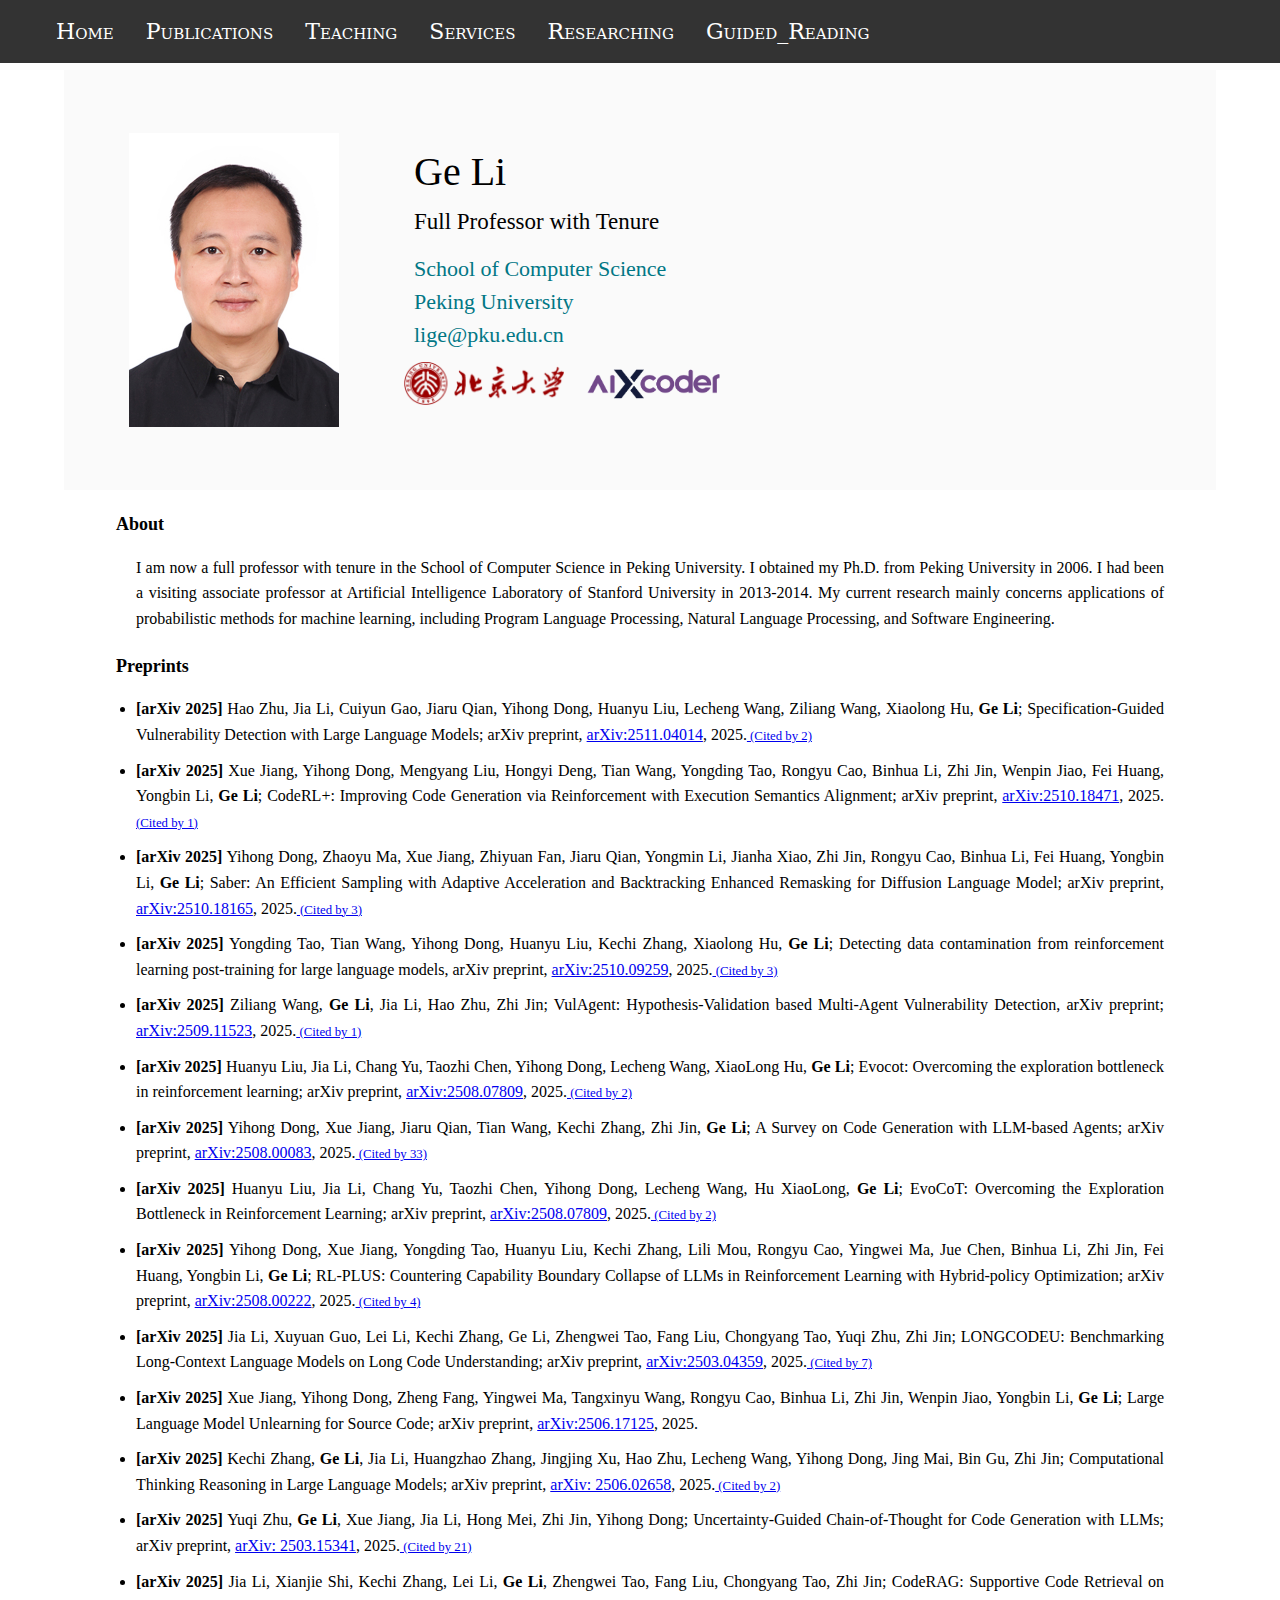
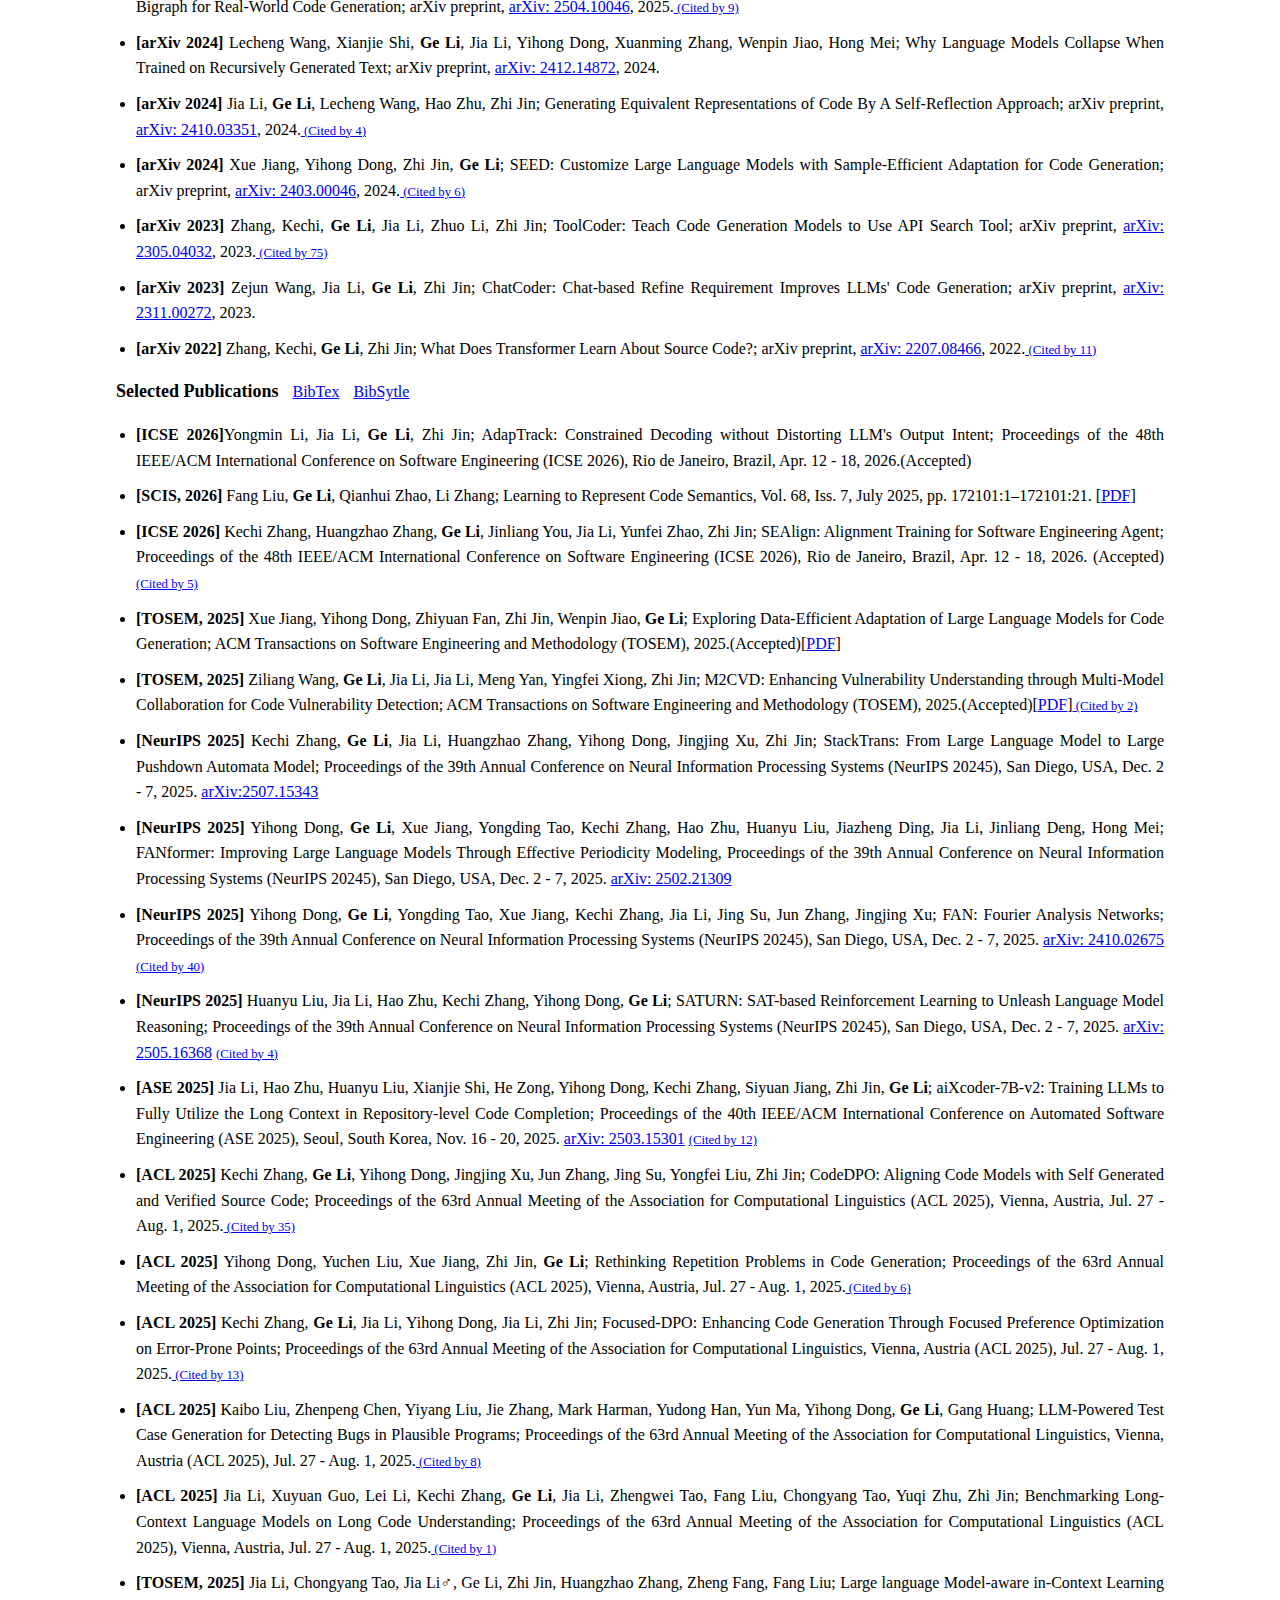
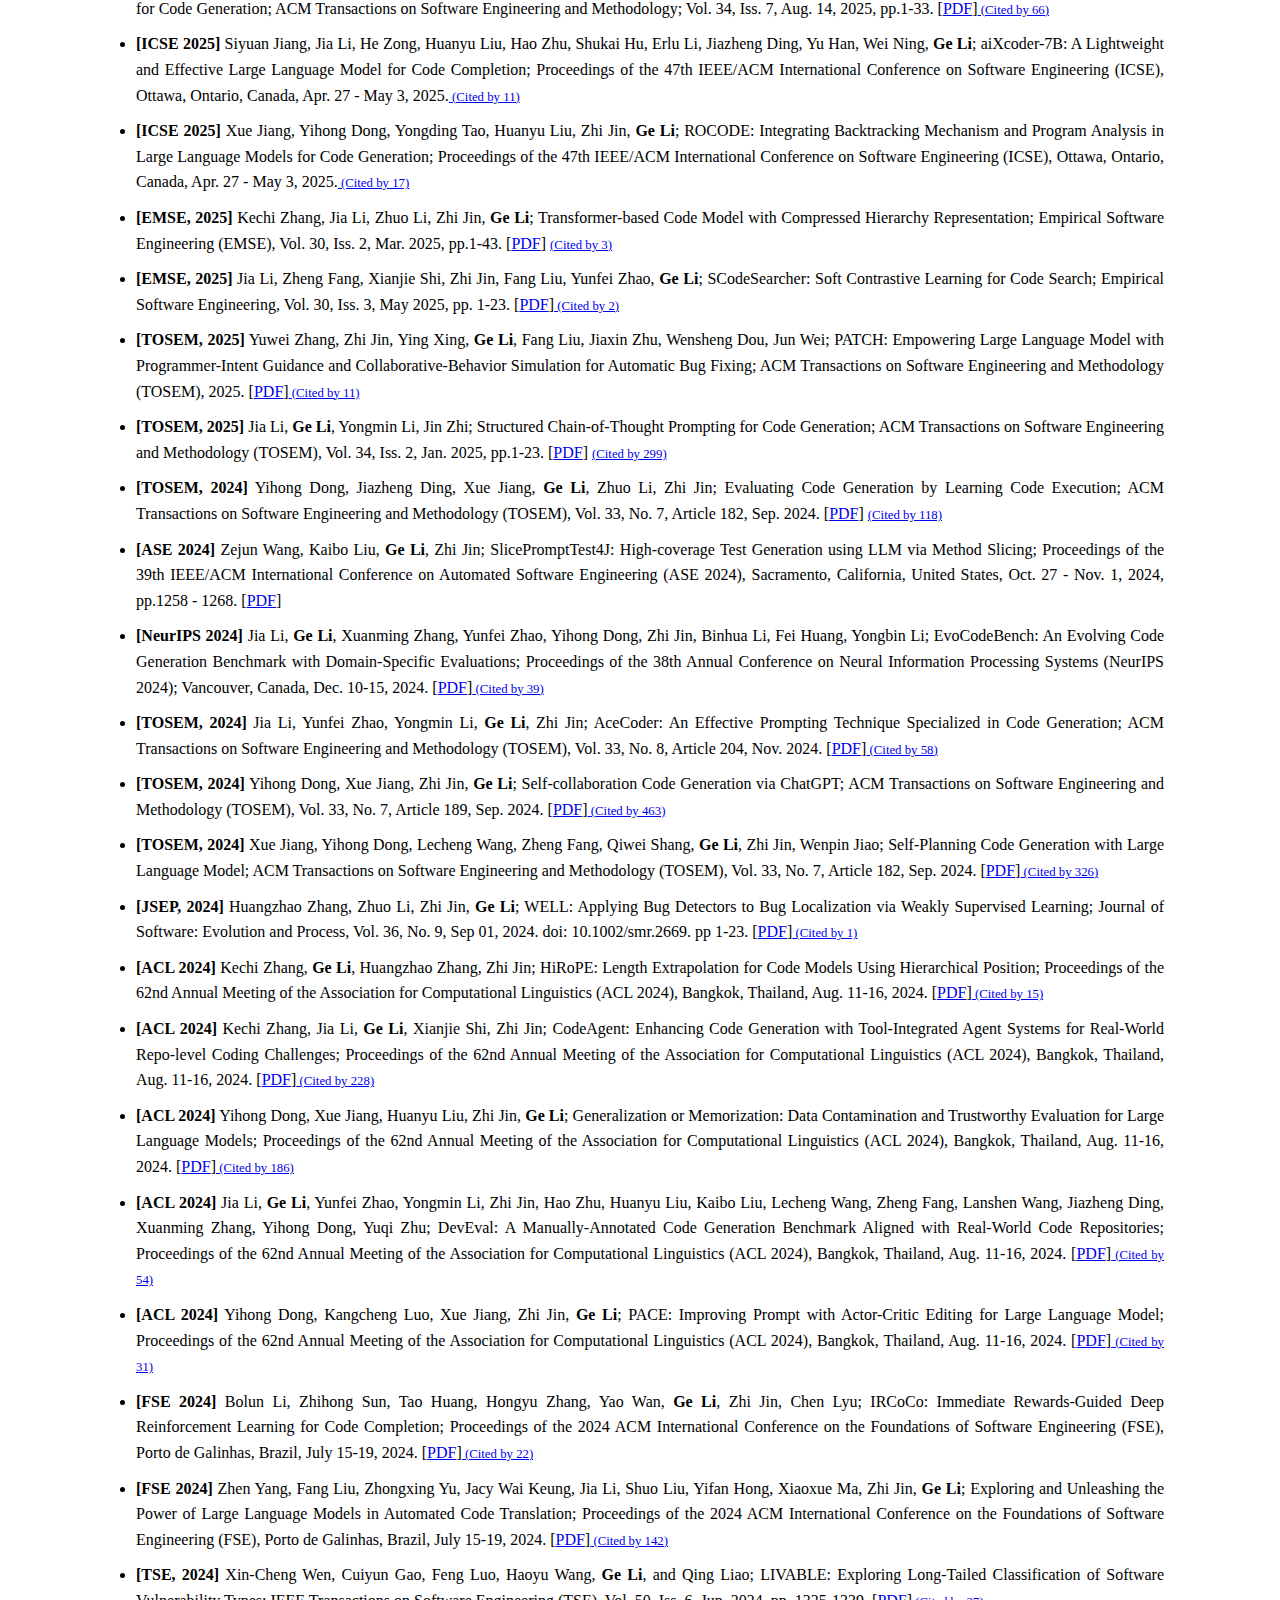
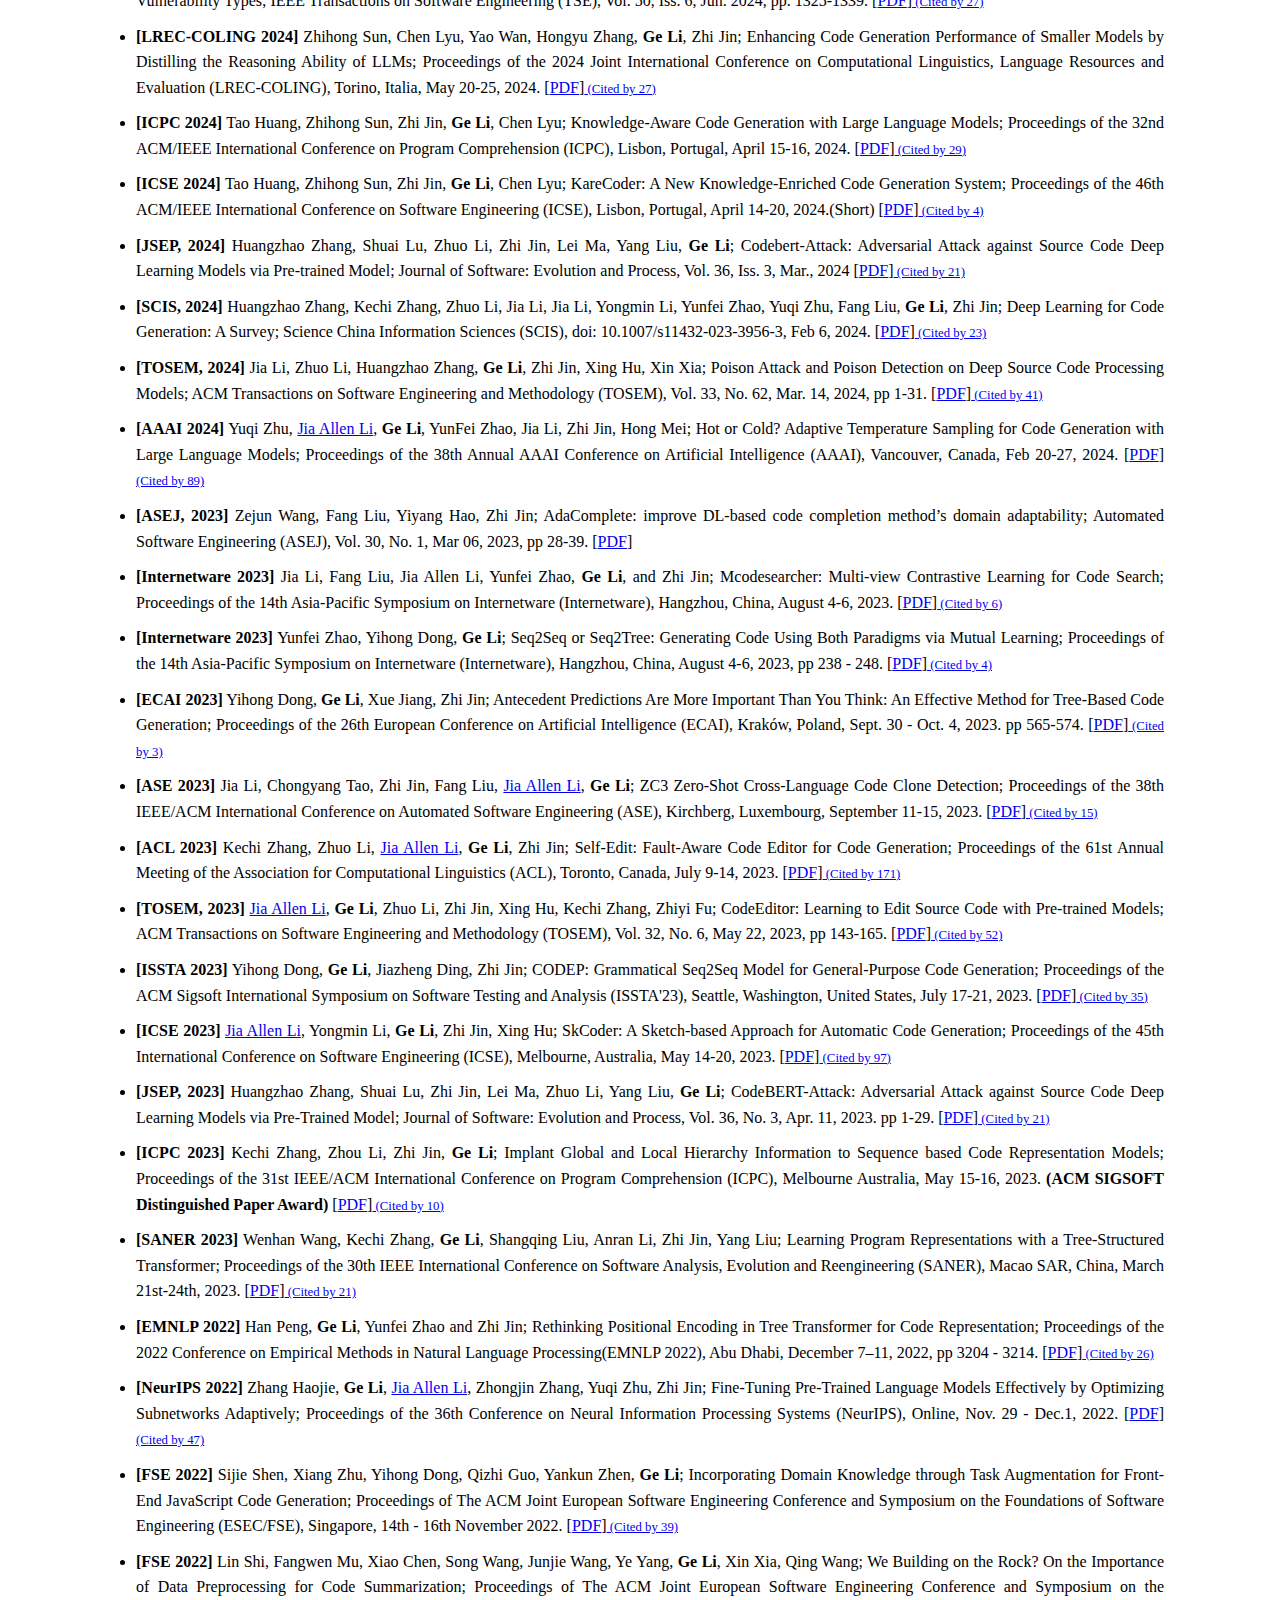
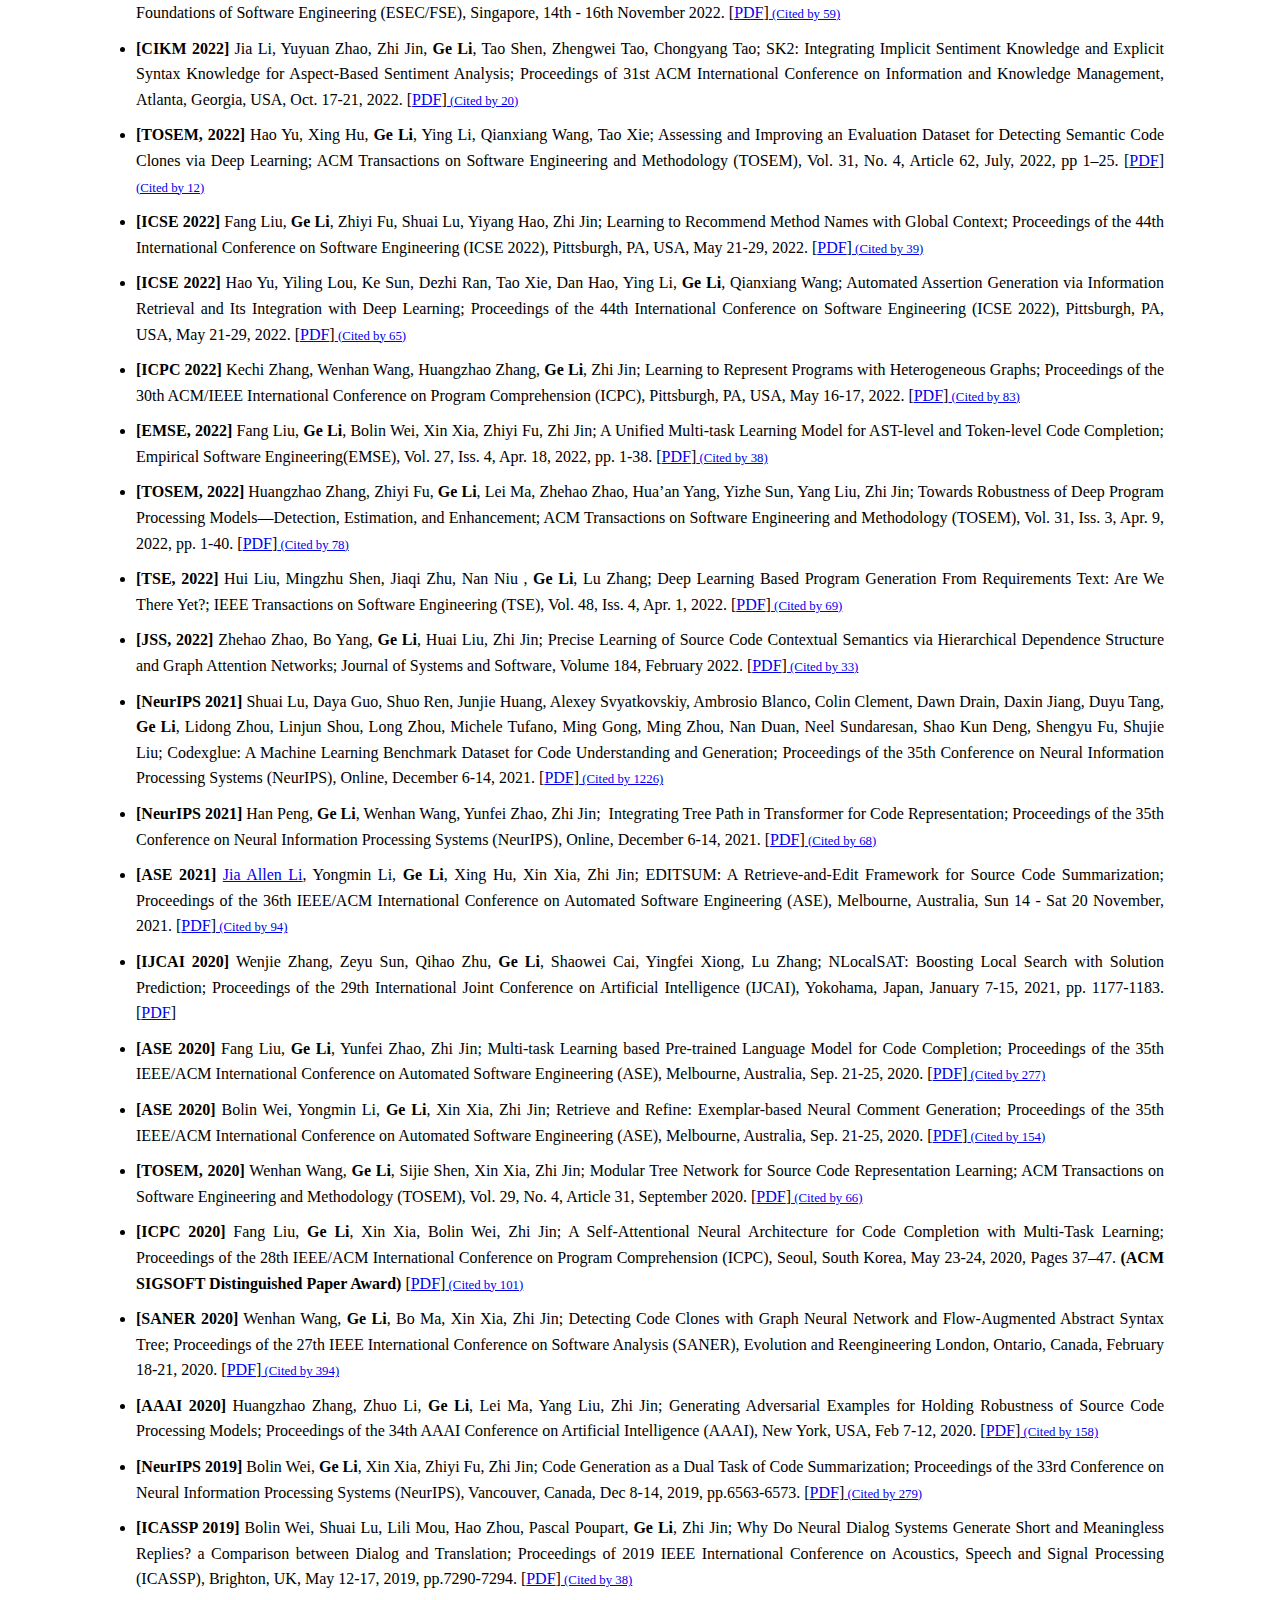
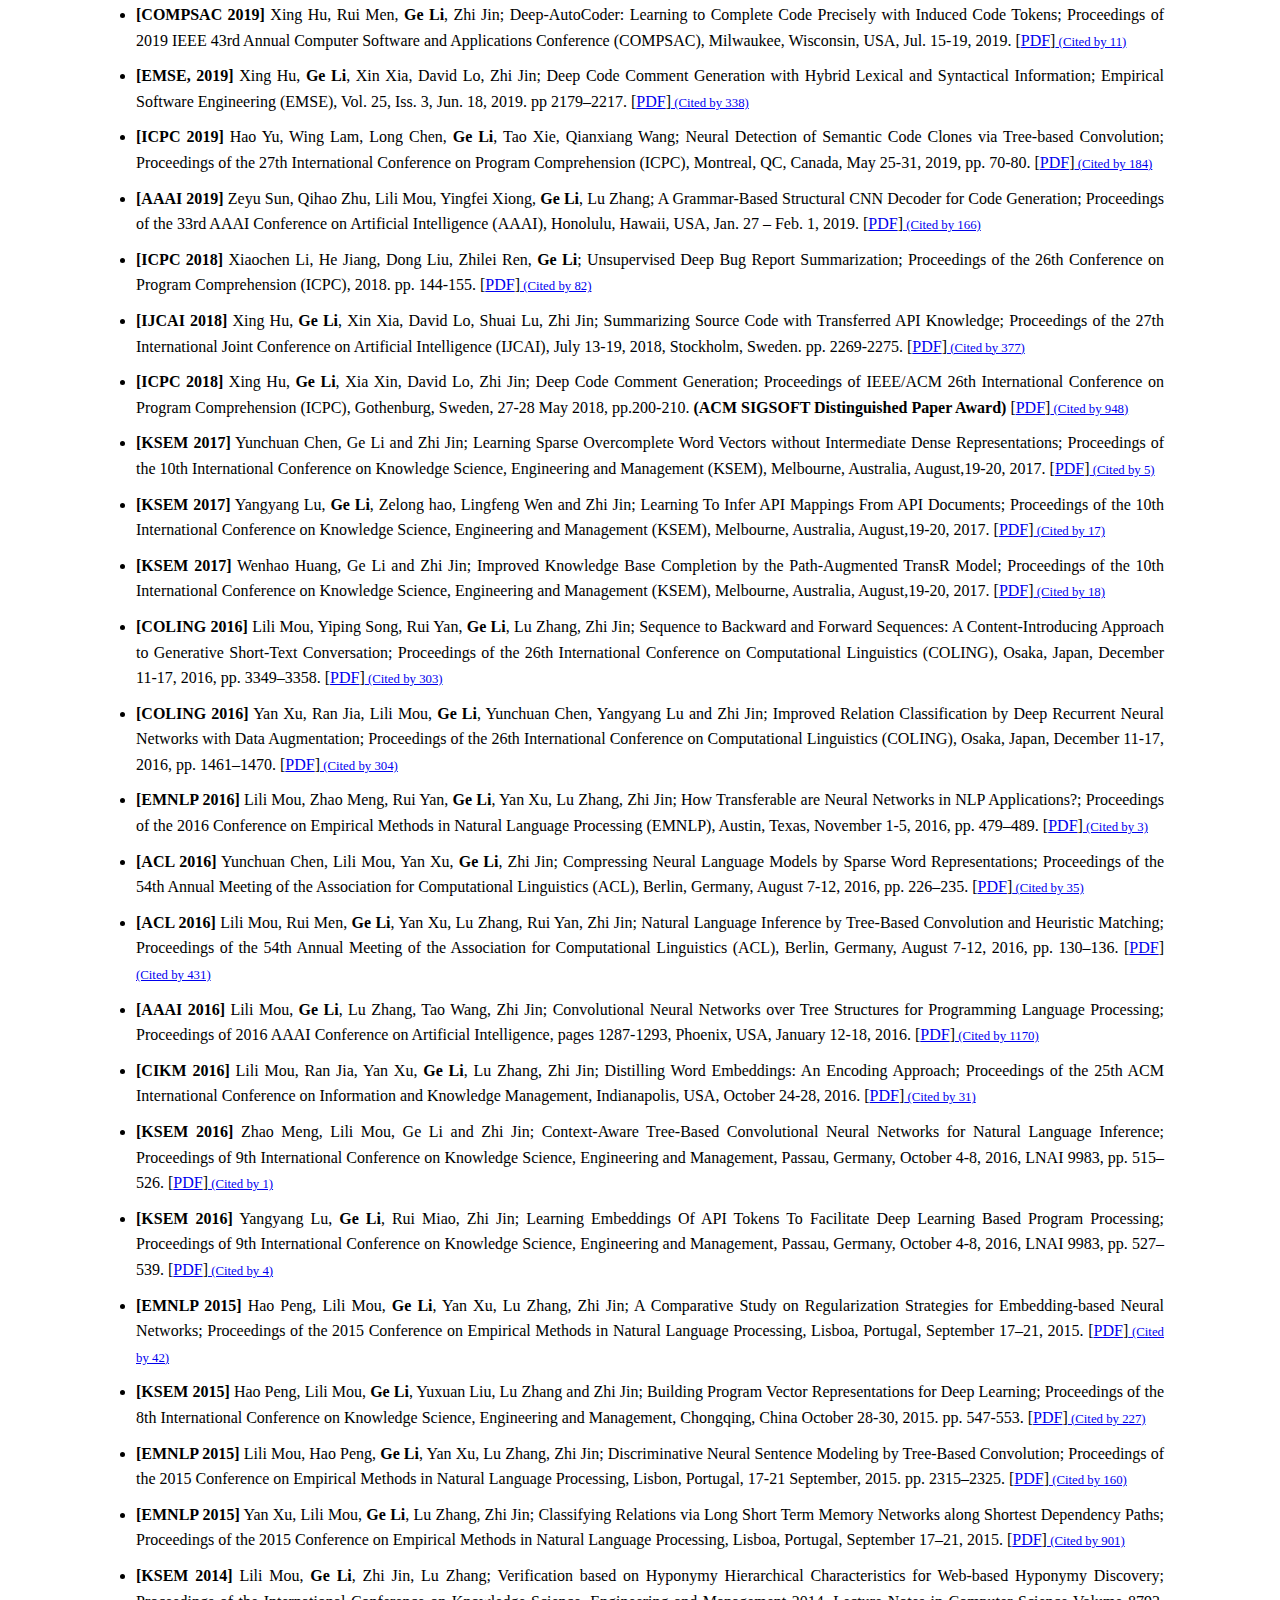
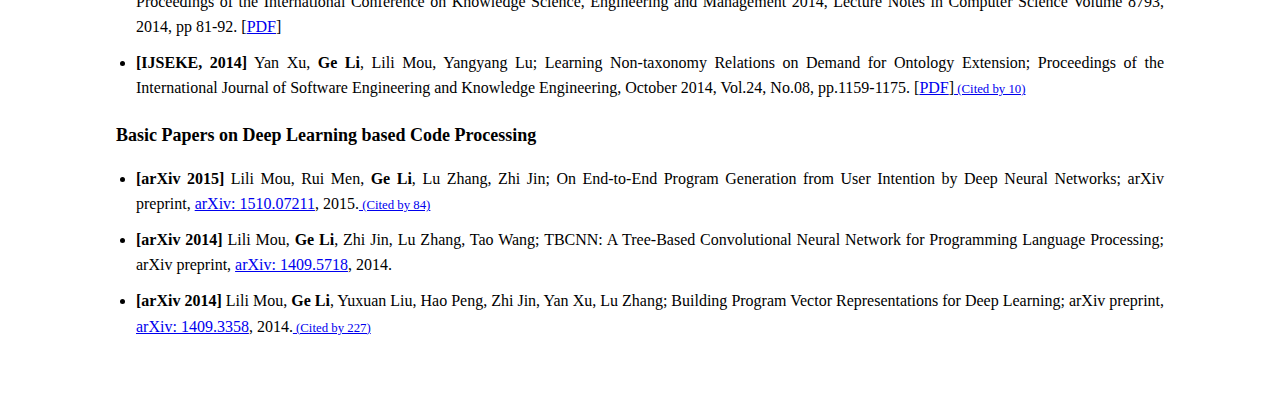
<file: guided_reading.html>
<!DOCTYPE html>
<html>
<head>
    <meta charset="UTF-8">
    <meta name="viewport" content="width=device-width, initial-scale=1.0">
    <title>Ge Li</title>
    <link href="css/homepage.css" rel="stylesheet" type="text/css">
</head>
<body>
    <script>
        // 检查是否已经登录
        const isLoggedIn = localStorage.getItem('isLoggedIn');

        // 如果未登录，重定向回登录页面
        if (isLoggedIn !== 'true') {
            window.location.href = 'index.html';
        }
    </script>
    <div class="topmenu">
        <ul class="ul_nav">
          <li class="li_nav"><a class="li_nav_a" href="index.html">Home</a></li>
          <li><a class="li_nav_a" href="index.html#Publications">Publications</a></li>
          <li><a class="li_nav_a" href="teaching.html#Teaching">Teaching</a></li>
          <li><a class="li_nav_a" href="services.html#Services">Services</a></li>
          <li><a class="li_nav_a" href="login_research.html">Researching</a></li>
          <li><a class="li_nav_a" href="login_reading.html">Guided_Reading</a></li>
        </ul>
      </div>
      <div class="namecard" id="Home">
        <div class="mypic"></div>
          <div class="pku_logo"></div>
        <div class="aiXcoder_logo"></div>
      <div class="contact">
          <div class="name">Ge Li</div>
          <div class="title">Full Professor with Tenure</div>
          <div class="myinfo">
            <p>School of Computer Science</p>
            <p>Peking University</p>
            <p>lige@pku.edu.cn</p>
          </div>
        </div>
      </div>
      <div class="contentframe">
        <div class="content">
          <h2 id="Publications">About</h2>
          <ul class="paperlist">
            <p>I am now a full professor with tenure in the School of Computer Science in Peking University. I obtained my Ph.D. from Peking University in 2006. I had been a visiting associate professor at Artificial Intelligence Laboratory of Stanford University in 2013-2014. My current research mainly concerns applications of probabilistic methods for machine learning, including Program Language Processing, Natural Language Processing, and Software Engineering.</p>
          </ul>
            
          <h2 id="Services">Services</h2>
          <ul class="servicelist">
            <li class="service_node">Secretary General of Software Engineering Committee of China Computer Federation</li>
            <li class="service_node">Co-chair of the Program Committee：
              <ul>
                <li class="service_node">Asia-Pacific Symposium on Internetware (Internetware)</li>
                <li class="service_node">CCF National Conference on Software (ChinaSoft)</li>
              </ul>
            </li>
            <li class="service_node">Co-Guest-Editor:
              <ul>
                <li class="service_node">Journal of System and Software (JSS), Special Issue Intelligent Software Engineering.</li>
                <li class="service_node">Information and Software Technology (IST), Special Section on Intelligent Software Engineering.</li>
                <li class="service_node">Journal of Computer Science and Technology (JCST), Special Section on Software Systems.</li>
                <li class="service_node">Journal of Software, Special Issue on New Technology of Intelligentized Software.</li>
              </ul>
            </li>
            <li class="service_node">PC Member:
              <ul>
                <li class="service_node">The AAAI Conference on Artificial Intelligence (AAAI)</li>
                <li class="service_node">The IEEE/ACM International Conference on Automated Software Engineering (ASE)</li>
                <li class="service_node">The IEEE International Conference on Software Analysis, Evolution and Reengineering (SANER)</li>
                <li class="service_node">The International Conference on Knowledge Science, Engineering and Management (KSEM)</li>
                <li class="service_node">The International Conference on Deep Learning Theory and Applications (DeLTA)</li>
                  <li class="service_node">26th European Conference on Artificial Intelligence (ECAI 2023)</li>
                  <li class="service_node">NeurIPS 2023 Datasets and Benchmarks</li>
              </ul>
            </li>
          </ul>
        </div>
      </div>
      <div class="bottomenu"> </div>
</body>
</html>
</file>
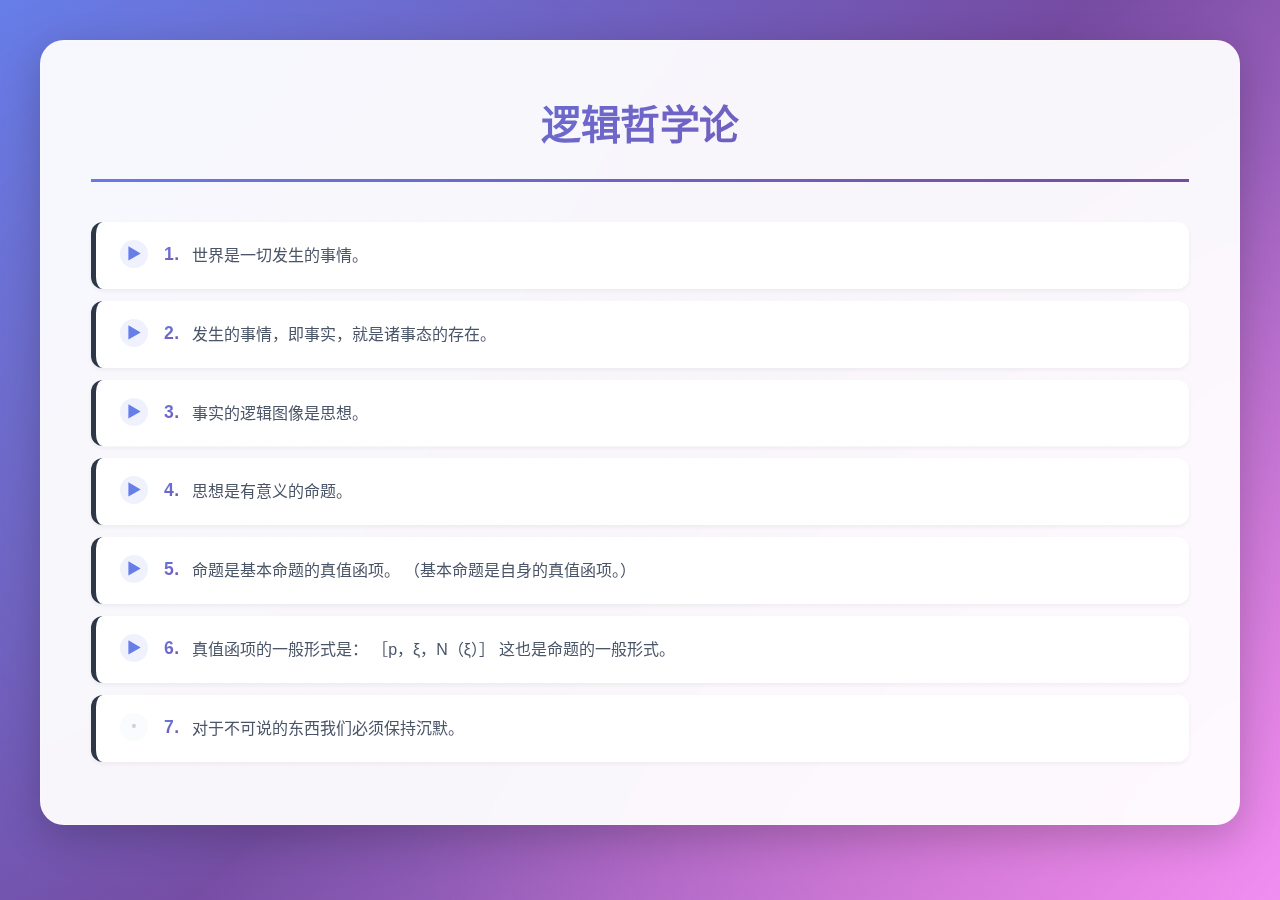
<file: logic.html>
<!DOCTYPE html>
<html lang="zh-CN">
<head>
    <meta charset="UTF-8">
    <meta name="viewport" content="width=device-width, initial-scale=1.0">
    <title>逻辑哲学论</title>
    <style>
        * {
            margin: 0;
            padding: 0;
            box-sizing: border-box;
        }

        :root {
            --primary-gradient: linear-gradient(135deg, #667eea 0%, #764ba2 100%);
            --secondary-gradient: linear-gradient(135deg, #f093fb 0%, #f5576c 100%);
            --accent-gradient: linear-gradient(135deg, #4facfe 0%, #00f2fe 100%);
            --depth-0-gradient: linear-gradient(135deg, #667eea 0%, #764ba2 100%);
            --depth-1-gradient: linear-gradient(135deg, #f093fb 0%, #f5576c 100%);
            --depth-2-gradient: linear-gradient(135deg, #4facfe 0%, #00f2fe 100%);
            --shadow-sm: 0 2px 4px rgba(0,0,0,0.05);
            --shadow-md: 0 4px 12px rgba(0,0,0,0.1);
            --shadow-lg: 0 8px 24px rgba(0,0,0,0.15);
            --shadow-xl: 0 12px 40px rgba(0,0,0,0.2);
        }

        body {
            font-family: -apple-system, BlinkMacSystemFont, 'Segoe UI', 'Microsoft YaHei', 'SimSun', sans-serif;
            line-height: 1.7;
            color: #2d3748;
            background: linear-gradient(135deg, #667eea 0%, #764ba2 50%, #f093fb 100%);
            background-attachment: fixed;
            min-height: 100vh;
            padding: 40px 20px;
            position: relative;
        }

        body::before {
            content: '';
            position: fixed;
            top: 0;
            left: 0;
            right: 0;
            bottom: 0;
            background: 
                radial-gradient(circle at 20% 50%, rgba(120, 119, 198, 0.3) 0%, transparent 50%),
                radial-gradient(circle at 80% 80%, rgba(255, 119, 198, 0.3) 0%, transparent 50%);
            pointer-events: none;
            z-index: 0;
        }

        .container {
            max-width: 1200px;
            margin: 0 auto;
            background: rgba(255, 255, 255, 0.95);
            backdrop-filter: blur(20px);
            -webkit-backdrop-filter: blur(20px);
            padding: 50px;
            border-radius: 24px;
            box-shadow: var(--shadow-xl);
            position: relative;
            z-index: 1;
            border: 1px solid rgba(255, 255, 255, 0.3);
        }

        h1 {
            background: var(--primary-gradient);
            -webkit-background-clip: text;
            -webkit-text-fill-color: transparent;
            background-clip: text;
            font-size: 2.5em;
            font-weight: 700;
            margin-bottom: 40px;
            padding-bottom: 20px;
            border-bottom: 3px solid;
            border-image: var(--primary-gradient) 1;
            text-align: center;
            letter-spacing: -0.5px;
        }

        .tree-container {
            animation: fadeInUp 0.6s ease-out;
        }

        @keyframes fadeInUp {
            from {
                opacity: 0;
                transform: translateY(20px);
            }
            to {
                opacity: 1;
                transform: translateY(0);
            }
        }

        .chapter-node {
            margin: 12px 0;
            animation: slideIn 0.4s ease-out backwards;
        }

        @keyframes slideIn {
            from {
                opacity: 0;
                transform: translateX(-10px);
            }
            to {
                opacity: 1;
                transform: translateX(0);
            }
        }

        .chapter-header {
            display: flex;
            align-items: flex-start;
            padding: 18px 24px;
            background: linear-gradient(135deg, rgba(255, 255, 255, 0.9) 0%, rgba(255, 255, 255, 0.7) 100%);
            backdrop-filter: blur(10px);
            border-left: 5px solid;
            border-radius: 12px;
            cursor: pointer;
            transition: all 0.4s cubic-bezier(0.4, 0, 0.2, 1);
            user-select: none;
            box-shadow: var(--shadow-sm);
            position: relative;
            overflow: hidden;
        }

        .chapter-header::before {
            content: '';
            position: absolute;
            top: 0;
            left: -100%;
            width: 100%;
            height: 100%;
            background: linear-gradient(90deg, transparent, rgba(255, 255, 255, 0.4), transparent);
            transition: left 0.5s;
        }

        .chapter-header:hover::before {
            left: 100%;
        }

        .chapter-header:hover {
            transform: translateX(5px) translateY(-2px);
            box-shadow: var(--shadow-md);
            background: linear-gradient(135deg, rgba(255, 255, 255, 1) 0%, rgba(255, 255, 255, 0.9) 100%);
        }

        .chapter-header:active {
            transform: translateX(2px) translateY(0);
            box-shadow: var(--shadow-sm);
        }

        .chapter-header[data-depth="0"] {
            background: linear-gradient(135deg, rgba(102, 126, 234, 0.15) 0%, rgba(118, 75, 162, 0.15) 100%);
            border-left-color: #667eea;
            font-weight: 700;
            box-shadow: var(--shadow-md);
        }

        .chapter-header[data-depth="0"]:hover {
            background: linear-gradient(135deg, rgba(102, 126, 234, 0.25) 0%, rgba(118, 75, 162, 0.25) 100%);
            box-shadow: var(--shadow-lg);
        }

        .chapter-header[data-depth="1"] {
            background: linear-gradient(135deg, rgba(240, 147, 251, 0.15) 0%, rgba(245, 87, 108, 0.15) 100%);
            border-left-color: #f093fb;
        }

        .chapter-header[data-depth="1"]:hover {
            background: linear-gradient(135deg, rgba(240, 147, 251, 0.25) 0%, rgba(245, 87, 108, 0.25) 100%);
        }

        .chapter-header[data-depth="2"] {
            background: linear-gradient(135deg, rgba(79, 172, 254, 0.15) 0%, rgba(0, 242, 254, 0.15) 100%);
            border-left-color: #4facfe;
        }

        .chapter-header[data-depth="2"]:hover {
            background: linear-gradient(135deg, rgba(79, 172, 254, 0.25) 0%, rgba(0, 242, 254, 0.25) 100%);
        }

        .toggle-icon {
            display: inline-flex;
            align-items: center;
            justify-content: center;
            width: 28px;
            height: 28px;
            margin-right: 16px;
            color: #667eea;
            font-size: 14px;
            transition: all 0.3s cubic-bezier(0.4, 0, 0.2, 1);
            flex-shrink: 0;
            background: rgba(102, 126, 234, 0.1);
            border-radius: 50%;
            font-weight: bold;
        }

        .toggle-icon.empty {
            color: #cbd5e0;
            background: rgba(203, 213, 224, 0.1);
        }

        .chapter-header:hover .toggle-icon {
            background: rgba(102, 126, 234, 0.2);
            transform: scale(1.1);
        }

        .chapter-header.expanded .toggle-icon {
            transform: rotate(90deg) scale(1.1);
            background: rgba(102, 126, 234, 0.3);
        }

        .chapter-number {
            font-weight: 700;
            background: var(--primary-gradient);
            -webkit-background-clip: text;
            -webkit-text-fill-color: transparent;
            background-clip: text;
            margin-right: 12px;
            flex-shrink: 0;
            font-size: 1.1em;
            letter-spacing: 0.5px;
            white-space: nowrap;
        }

        .chapter-content-text {
            color: #4a5568;
            line-height: 1.8;
            flex: 1;
            word-wrap: break-word;
            margin-top: 2px;
        }

        .chapter-children {
            margin-left: 30px;
            border-left: 3px solid;
            border-image: linear-gradient(180deg, #667eea 0%, #764ba2 50%, #f093fb 100%) 1;
            padding-left: 25px;
            position: relative;
        }

        .chapter-children::before {
            content: '';
            position: absolute;
            left: -3px;
            top: 0;
            bottom: 0;
            width: 3px;
            background: linear-gradient(180deg, 
                rgba(102, 126, 234, 0.3) 0%, 
                rgba(118, 75, 162, 0.3) 50%, 
                rgba(240, 147, 251, 0.3) 100%);
            border-radius: 2px;
        }

        /* 滚动条样式 */
        ::-webkit-scrollbar {
            width: 10px;
        }

        ::-webkit-scrollbar-track {
            background: rgba(255, 255, 255, 0.1);
            border-radius: 10px;
        }

        ::-webkit-scrollbar-thumb {
            background: var(--primary-gradient);
            border-radius: 10px;
        }

        ::-webkit-scrollbar-thumb:hover {
            background: var(--secondary-gradient);
        }

        @media (max-width: 768px) {
            body {
                padding: 20px 10px;
            }

            .container {
                padding: 30px 20px;
                border-radius: 16px;
            }

            h1 {
                font-size: 1.8em;
                margin-bottom: 30px;
            }

            .chapter-header {
                padding: 14px 18px;
                font-size: 14px;
                border-radius: 10px;
            }

            .chapter-number {
                min-width: 70px;
                font-size: 1em;
            }

            .toggle-icon {
                width: 24px;
                height: 24px;
                margin-right: 12px;
            }

            .chapter-content-text {
                font-size: 0.95em;
            }

            .chapter-children {
                margin-left: 20px;
                padding-left: 18px;
            }
        }

        /* 打印样式 */
        @media print {
            body {
                background: white;
                padding: 0;
            }

            .container {
                box-shadow: none;
                border: none;
            }

            .chapter-header {
                break-inside: avoid;
            }
        }
    </style>
</head>
<body>
    <div class="container">
        <h1>逻辑哲学论</h1>
        <div class="tree-container">
<div class="chapter-node" data-depth="0" data-chapter-number="1." id="node-1-"><div class="chapter-header" data-node-id="node-1-" onclick="toggleChapter('node-1-')"><span class="toggle-icon" id="icon-node-1-">▶</span><span class="chapter-number">1.</span><span class="chapter-content-text">世界是一切发生的事情。</span></div><div class="chapter-children" id="children-node-1-" style="display: none;"><div class="chapter-node" data-depth="1" data-chapter-number="1.1" id="node-1-1"><div class="chapter-header" data-node-id="node-1-1" onclick="toggleChapter('node-1-1')"><span class="toggle-icon" id="icon-node-1-1">▶</span><span class="chapter-number">1.1</span><span class="chapter-content-text">世界是事实的总体，而不是事物的总体。</span></div><div class="chapter-children" id="children-node-1-1" style="display: none;"><div class="chapter-node" data-depth="2" data-chapter-number="1.11" id="node-1-11"><div class="chapter-header" data-node-id="node-1-11" onclick="toggleChapter('node-1-11')"><span class="toggle-icon empty">•</span><span class="chapter-number">1.11</span><span class="chapter-content-text">世界为诸事实所规定，为它们即是全部事实所规定。</span></div></div><div class="chapter-node" data-depth="2" data-chapter-number="1.12" id="node-1-12"><div class="chapter-header" data-node-id="node-1-12" onclick="toggleChapter('node-1-12')"><span class="toggle-icon empty">•</span><span class="chapter-number">1.12</span><span class="chapter-content-text">因为事实的总体规定那发生的事情，也规定那所有未发生的事情。</span></div></div><div class="chapter-node" data-depth="2" data-chapter-number="1.13" id="node-1-13"><div class="chapter-header" data-node-id="node-1-13" onclick="toggleChapter('node-1-13')"><span class="toggle-icon empty">•</span><span class="chapter-number">1.13</span><span class="chapter-content-text">在逻辑空间中的诸事实就是世界。</span></div></div></div></div><div class="chapter-node" data-depth="1" data-chapter-number="1.2" id="node-1-2"><div class="chapter-header" data-node-id="node-1-2" onclick="toggleChapter('node-1-2')"><span class="toggle-icon" id="icon-node-1-2">▶</span><span class="chapter-number">1.2</span><span class="chapter-content-text">世界分解为诸事实。</span></div><div class="chapter-children" id="children-node-1-2" style="display: none;"><div class="chapter-node" data-depth="2" data-chapter-number="1.21" id="node-1-21"><div class="chapter-header" data-node-id="node-1-21" onclick="toggleChapter('node-1-21')"><span class="toggle-icon empty">•</span><span class="chapter-number">1.21</span><span class="chapter-content-text">每项事情可以发生或者不发生，其余的一切则仍保持原样。</span></div></div></div></div></div></div><div class="chapter-node" data-depth="0" data-chapter-number="2." id="node-2-"><div class="chapter-header" data-node-id="node-2-" onclick="toggleChapter('node-2-')"><span class="toggle-icon" id="icon-node-2-">▶</span><span class="chapter-number">2.</span><span class="chapter-content-text">发生的事情，即事实，就是诸事态的存在。</span></div><div class="chapter-children" id="children-node-2-" style="display: none;"><div class="chapter-node" data-depth="1" data-chapter-number="2.01" id="node-2-01"><div class="chapter-header" data-node-id="node-2-01" onclick="toggleChapter('node-2-01')"><span class="toggle-icon" id="icon-node-2-01">▶</span><span class="chapter-number">2.01</span><span class="chapter-content-text">事态是对象（事物）的结合。</span></div><div class="chapter-children" id="children-node-2-01" style="display: none;"><div class="chapter-node" data-depth="2" data-chapter-number="2.011" id="node-2-011"><div class="chapter-header" data-node-id="node-2-011" onclick="toggleChapter('node-2-011')"><span class="toggle-icon empty">•</span><span class="chapter-number">2.011</span><span class="chapter-content-text">事物的本质在于能够成为事态的组成部分。</span></div></div><div class="chapter-node" data-depth="2" data-chapter-number="2.012" id="node-2-012"><div class="chapter-header" data-node-id="node-2-012" onclick="toggleChapter('node-2-012')"><span class="toggle-icon" id="icon-node-2-012">▶</span><span class="chapter-number">2.012</span><span class="chapter-content-text">逻辑中没有偶然的东西；如果一个事物能够出现在一个事态中，那么该事态的可能性必定已经预含于该事物之中。</span></div><div class="chapter-children" id="children-node-2-012" style="display: none;"><div class="chapter-node" data-depth="3" data-chapter-number="2.0121" id="node-2-0121"><div class="chapter-header" data-node-id="node-2-0121" onclick="toggleChapter('node-2-0121')"><span class="toggle-icon empty">•</span><span class="chapter-number">2.0121</span><span class="chapter-content-text">如果一个事物本身能够独立存在，那么后来的适合于它的状况看来就是一种偶然的事情。 如果事物能够出现于事态之中，那么这一可能性必定一开始就已经存在于事物之中。 （在逻辑中没有纯粹是可能的事情。逻辑涉及每一种可能性，而一切可能性都是逻辑的事实。） 正如我们根本不能在空间之外思想空间对象，或者在时间之外思想时间对象一样，离开同其他对象结合的可能性，我们也不能思想一个对象。如果我能够思想在事态中结合的对象，我就不能离开这种结合的可能性来思想对象。</span></div></div><div class="chapter-node" data-depth="3" data-chapter-number="2.0122" id="node-2-0122"><div class="chapter-header" data-node-id="node-2-0122" onclick="toggleChapter('node-2-0122')"><span class="toggle-icon empty">•</span><span class="chapter-number">2.0122</span><span class="chapter-content-text">事物就其能够出现在一切可能的状况中而言是独立的，但是这种独立性的形式是一种与事态相联系的形式，即一种依赖的形式。（词以两种不同的方式——单独地和在命题中——出现是不可能的。）</span></div></div><div class="chapter-node" data-depth="3" data-chapter-number="2.0123" id="node-2-0123"><div class="chapter-header" data-node-id="node-2-0123" onclick="toggleChapter('node-2-0123')"><span class="toggle-icon" id="icon-node-2-0123">▶</span><span class="chapter-number">2.0123</span><span class="chapter-content-text">假如我知道一个对象，我也就知道它出现于诸事态中的所有可能性。 （每一个这种可能性必定在该对象的本性中。） 之后不可能发现新的可能性。</span></div><div class="chapter-children" id="children-node-2-0123" style="display: none;"><div class="chapter-node" data-depth="4" data-chapter-number="2.01231" id="node-2-01231"><div class="chapter-header" data-node-id="node-2-01231" onclick="toggleChapter('node-2-01231')"><span class="toggle-icon empty">•</span><span class="chapter-number">2.01231</span><span class="chapter-content-text">如果我要知道一个对象，虽然我不一定要知道它的外在性质，但是我必须知道它的一切内在性质。</span></div></div></div></div><div class="chapter-node" data-depth="3" data-chapter-number="2.0124" id="node-2-0124"><div class="chapter-header" data-node-id="node-2-0124" onclick="toggleChapter('node-2-0124')"><span class="toggle-icon empty">•</span><span class="chapter-number">2.0124</span><span class="chapter-content-text">如果给出所有的对象，那么同时也就给出了所有可能的事态。</span></div></div></div></div><div class="chapter-node" data-depth="2" data-chapter-number="2.013" id="node-2-013"><div class="chapter-header" data-node-id="node-2-013" onclick="toggleChapter('node-2-013')"><span class="toggle-icon" id="icon-node-2-013">▶</span><span class="chapter-number">2.013</span><span class="chapter-content-text">每个事物都像是在一个可能事态的空间里。我可以设想这个空间是空的，但是我不能设想没有这空间的事物。</span></div><div class="chapter-children" id="children-node-2-013" style="display: none;"><div class="chapter-node" data-depth="3" data-chapter-number="2.0131" id="node-2-0131"><div class="chapter-header" data-node-id="node-2-0131" onclick="toggleChapter('node-2-0131')"><span class="toggle-icon empty">•</span><span class="chapter-number">2.0131</span><span class="chapter-content-text">空间对象必须处在无限的空间之中。（一个空间点就是一个主目（argument, 自变量）位置。） 视域里的一个斑块，虽然不一定是红的，但它必须有某种颜色：所以说它被颜色空间[Farbenraum]所包围。音调必须具有某种高度，触觉对象必须具有某种硬度，等等。</span></div></div></div></div><div class="chapter-node" data-depth="2" data-chapter-number="2.014" id="node-2-014"><div class="chapter-header" data-node-id="node-2-014" onclick="toggleChapter('node-2-014')"><span class="toggle-icon" id="icon-node-2-014">▶</span><span class="chapter-number">2.014</span><span class="chapter-content-text">对象包含着一切状况的可能性。</span></div><div class="chapter-children" id="children-node-2-014" style="display: none;"><div class="chapter-node" data-depth="3" data-chapter-number="2.0141" id="node-2-0141"><div class="chapter-header" data-node-id="node-2-0141" onclick="toggleChapter('node-2-0141')"><span class="toggle-icon empty">•</span><span class="chapter-number">2.0141</span><span class="chapter-content-text">对象出现在诸事态中的可能性就是对象的形式。</span></div></div></div></div></div></div><div class="chapter-node" data-depth="1" data-chapter-number="2.02" id="node-2-02"><div class="chapter-header" data-node-id="node-2-02" onclick="toggleChapter('node-2-02')"><span class="toggle-icon" id="icon-node-2-02">▶</span><span class="chapter-number">2.02</span><span class="chapter-content-text">对象是简单的。</span></div><div class="chapter-children" id="children-node-2-02" style="display: none;"><div class="chapter-node" data-depth="2" data-chapter-number="2.0201" id="node-2-0201"><div class="chapter-header" data-node-id="node-2-0201" onclick="toggleChapter('node-2-0201')"><span class="toggle-icon empty">•</span><span class="chapter-number">2.0201</span><span class="chapter-content-text">每一个关于复合物的陈述可以分解为关于其各组成部分的陈述，分解为完全地描述该复合物的一些命题。</span></div></div><div class="chapter-node" data-depth="2" data-chapter-number="2.021" id="node-2-021"><div class="chapter-header" data-node-id="node-2-021" onclick="toggleChapter('node-2-021')"><span class="toggle-icon" id="icon-node-2-021">▶</span><span class="chapter-number">2.021</span><span class="chapter-content-text">对象构成世界的实体。因此它们不能是复合的。</span></div><div class="chapter-children" id="children-node-2-021" style="display: none;"><div class="chapter-node" data-depth="3" data-chapter-number="2.0211" id="node-2-0211"><div class="chapter-header" data-node-id="node-2-0211" onclick="toggleChapter('node-2-0211')"><span class="toggle-icon empty">•</span><span class="chapter-number">2.0211</span><span class="chapter-content-text">假如世界没有实体，那么一个命题是否有意义就依赖于另一个命题是否为真。</span></div></div><div class="chapter-node" data-depth="3" data-chapter-number="2.0212" id="node-2-0212"><div class="chapter-header" data-node-id="node-2-0212" onclick="toggleChapter('node-2-0212')"><span class="toggle-icon empty">•</span><span class="chapter-number">2.0212</span><span class="chapter-content-text">在这种情况下就不可能勾画出世界的任何图像（真的或假的）。</span></div></div></div></div><div class="chapter-node" data-depth="2" data-chapter-number="2.022" id="node-2-022"><div class="chapter-header" data-node-id="node-2-022" onclick="toggleChapter('node-2-022')"><span class="toggle-icon empty">•</span><span class="chapter-number">2.022</span><span class="chapter-content-text">显然，一个想像的世界，无论它怎样不同于实在的世界，必有某种东西——一种形式——为它与实在的世界所共有。</span></div></div><div class="chapter-node" data-depth="2" data-chapter-number="2.023" id="node-2-023"><div class="chapter-header" data-node-id="node-2-023" onclick="toggleChapter('node-2-023')"><span class="toggle-icon" id="icon-node-2-023">▶</span><span class="chapter-number">2.023</span><span class="chapter-content-text">正是诸对象构成这种不变的形式。</span></div><div class="chapter-children" id="children-node-2-023" style="display: none;"><div class="chapter-node" data-depth="3" data-chapter-number="2.0231" id="node-2-0231"><div class="chapter-header" data-node-id="node-2-0231" onclick="toggleChapter('node-2-0231')"><span class="toggle-icon empty">•</span><span class="chapter-number">2.0231</span><span class="chapter-content-text">世界的实体只能规定一种形式，而不能规定任何物质的属性。因为物质的属性只有通过命题来表述——只有通过对象的配置来构成。</span></div></div><div class="chapter-node" data-depth="3" data-chapter-number="2.0232" id="node-2-0232"><div class="chapter-header" data-node-id="node-2-0232" onclick="toggleChapter('node-2-0232')"><span class="toggle-icon empty">•</span><span class="chapter-number">2.0232</span><span class="chapter-content-text">顺便说一下，对象是无色的。</span></div></div><div class="chapter-node" data-depth="3" data-chapter-number="2.0233" id="node-2-0233"><div class="chapter-header" data-node-id="node-2-0233" onclick="toggleChapter('node-2-0233')"><span class="toggle-icon" id="icon-node-2-0233">▶</span><span class="chapter-number">2.0233</span><span class="chapter-content-text">如果两个对象具有相同的逻辑形式，除了它们外在性质的差异之外，它们之间唯一的区别就是：它们是不同的。</span></div><div class="chapter-children" id="children-node-2-0233" style="display: none;"><div class="chapter-node" data-depth="4" data-chapter-number="2.02331" id="node-2-02331"><div class="chapter-header" data-node-id="node-2-02331" onclick="toggleChapter('node-2-02331')"><span class="toggle-icon empty">•</span><span class="chapter-number">2.02331</span><span class="chapter-content-text">或者一个事物具有别的任何事物都没有的属性，这时我们可以直接用一个描述使它同别的事物区分开来并指谓它；或者另一种情形，有好几个事物，它们的全部属性都是共有的，这时就完全不可能从它们之中指出某一个来。 因为如果没有任何东西来区分一个事物，我就不能区分它，不然的话它总是会被区分开来的。</span></div></div></div></div></div></div><div class="chapter-node" data-depth="2" data-chapter-number="2.024" id="node-2-024"><div class="chapter-header" data-node-id="node-2-024" onclick="toggleChapter('node-2-024')"><span class="toggle-icon empty">•</span><span class="chapter-number">2.024</span><span class="chapter-content-text">实体是独立于发生的事情而存在的。</span></div></div><div class="chapter-node" data-depth="2" data-chapter-number="2.025" id="node-2-025"><div class="chapter-header" data-node-id="node-2-025" onclick="toggleChapter('node-2-025')"><span class="toggle-icon" id="icon-node-2-025">▶</span><span class="chapter-number">2.025</span><span class="chapter-content-text">它是形式和内容。</span></div><div class="chapter-children" id="children-node-2-025" style="display: none;"><div class="chapter-node" data-depth="3" data-chapter-number="2.0251" id="node-2-0251"><div class="chapter-header" data-node-id="node-2-0251" onclick="toggleChapter('node-2-0251')"><span class="toggle-icon empty">•</span><span class="chapter-number">2.0251</span><span class="chapter-content-text">空间、时间和颜色（有色性）是对象的形式。</span></div></div></div></div><div class="chapter-node" data-depth="2" data-chapter-number="2.026" id="node-2-026"><div class="chapter-header" data-node-id="node-2-026" onclick="toggleChapter('node-2-026')"><span class="toggle-icon empty">•</span><span class="chapter-number">2.026</span><span class="chapter-content-text">如果世界要有一个不变的形式，就必须要有对象。</span></div></div><div class="chapter-node" data-depth="2" data-chapter-number="2.027" id="node-2-027"><div class="chapter-header" data-node-id="node-2-027" onclick="toggleChapter('node-2-027')"><span class="toggle-icon" id="icon-node-2-027">▶</span><span class="chapter-number">2.027</span><span class="chapter-content-text">不变者、实存者和对象是一个东西。</span></div><div class="chapter-children" id="children-node-2-027" style="display: none;"><div class="chapter-node" data-depth="3" data-chapter-number="2.0271" id="node-2-0271"><div class="chapter-header" data-node-id="node-2-0271" onclick="toggleChapter('node-2-0271')"><span class="toggle-icon empty">•</span><span class="chapter-number">2.0271</span><span class="chapter-content-text">对象是不变的和实存的；它们的配置则是可变的和不定的。</span></div></div><div class="chapter-node" data-depth="3" data-chapter-number="2.0272" id="node-2-0272"><div class="chapter-header" data-node-id="node-2-0272" onclick="toggleChapter('node-2-0272')"><span class="toggle-icon empty">•</span><span class="chapter-number">2.0272</span><span class="chapter-content-text">对象的配置构成事态。</span></div></div></div></div></div></div><div class="chapter-node" data-depth="1" data-chapter-number="2.03" id="node-2-03"><div class="chapter-header" data-node-id="node-2-03" onclick="toggleChapter('node-2-03')"><span class="toggle-icon" id="icon-node-2-03">▶</span><span class="chapter-number">2.03</span><span class="chapter-content-text">在事态中对象就像链条的环节那样互相勾连。</span></div><div class="chapter-children" id="children-node-2-03" style="display: none;"><div class="chapter-node" data-depth="2" data-chapter-number="2.031" id="node-2-031"><div class="chapter-header" data-node-id="node-2-031" onclick="toggleChapter('node-2-031')"><span class="toggle-icon empty">•</span><span class="chapter-number">2.031</span><span class="chapter-content-text">在事态中对象之间以一定的方式相互关联。</span></div></div><div class="chapter-node" data-depth="2" data-chapter-number="2.032" id="node-2-032"><div class="chapter-header" data-node-id="node-2-032" onclick="toggleChapter('node-2-032')"><span class="toggle-icon empty">•</span><span class="chapter-number">2.032</span><span class="chapter-content-text">对象在事态中发生联系的一定的方式，即是事态的结构。</span></div></div><div class="chapter-node" data-depth="2" data-chapter-number="2.033" id="node-2-033"><div class="chapter-header" data-node-id="node-2-033" onclick="toggleChapter('node-2-033')"><span class="toggle-icon empty">•</span><span class="chapter-number">2.033</span><span class="chapter-content-text">形式是结构的可能性。</span></div></div><div class="chapter-node" data-depth="2" data-chapter-number="2.034" id="node-2-034"><div class="chapter-header" data-node-id="node-2-034" onclick="toggleChapter('node-2-034')"><span class="toggle-icon empty">•</span><span class="chapter-number">2.034</span><span class="chapter-content-text">事实的结构由诸事态的结构组成。</span></div></div></div></div><div class="chapter-node" data-depth="1" data-chapter-number="2.04" id="node-2-04"><div class="chapter-header" data-node-id="node-2-04" onclick="toggleChapter('node-2-04')"><span class="toggle-icon empty">•</span><span class="chapter-number">2.04</span><span class="chapter-content-text">存在的事态的总体即是世界。</span></div></div><div class="chapter-node" data-depth="1" data-chapter-number="2.05" id="node-2-05"><div class="chapter-header" data-node-id="node-2-05" onclick="toggleChapter('node-2-05')"><span class="toggle-icon empty">•</span><span class="chapter-number">2.05</span><span class="chapter-content-text">存在的事态的总体也规定哪些事态不存在。</span></div></div><div class="chapter-node" data-depth="1" data-chapter-number="2.06" id="node-2-06"><div class="chapter-header" data-node-id="node-2-06" onclick="toggleChapter('node-2-06')"><span class="toggle-icon" id="icon-node-2-06">▶</span><span class="chapter-number">2.06</span><span class="chapter-content-text">事态的存在和不存在即是实在。（我们还把事态的存在称为肯定的事实，把事态的不存在称为否定的事实。）</span></div><div class="chapter-children" id="children-node-2-06" style="display: none;"><div class="chapter-node" data-depth="2" data-chapter-number="2.061" id="node-2-061"><div class="chapter-header" data-node-id="node-2-061" onclick="toggleChapter('node-2-061')"><span class="toggle-icon empty">•</span><span class="chapter-number">2.061</span><span class="chapter-content-text">事态相互间是独立的。</span></div></div><div class="chapter-node" data-depth="2" data-chapter-number="2.062" id="node-2-062"><div class="chapter-header" data-node-id="node-2-062" onclick="toggleChapter('node-2-062')"><span class="toggle-icon empty">•</span><span class="chapter-number">2.062</span><span class="chapter-content-text">从一个事态的存在或不存在不能推出另一个事态的存在或不存在。</span></div></div><div class="chapter-node" data-depth="2" data-chapter-number="2.063" id="node-2-063"><div class="chapter-header" data-node-id="node-2-063" onclick="toggleChapter('node-2-063')"><span class="toggle-icon empty">•</span><span class="chapter-number">2.063</span><span class="chapter-content-text">全部实在即是世界。</span></div></div></div></div><div class="chapter-node" data-depth="1" data-chapter-number="2.1" id="node-2-1"><div class="chapter-header" data-node-id="node-2-1" onclick="toggleChapter('node-2-1')"><span class="toggle-icon" id="icon-node-2-1">▶</span><span class="chapter-number">2.1</span><span class="chapter-content-text">我们给我们自己建造事实的图像。</span></div><div class="chapter-children" id="children-node-2-1" style="display: none;"><div class="chapter-node" data-depth="2" data-chapter-number="2.11" id="node-2-11"><div class="chapter-header" data-node-id="node-2-11" onclick="toggleChapter('node-2-11')"><span class="toggle-icon empty">•</span><span class="chapter-number">2.11</span><span class="chapter-content-text">图像描述逻辑空间中的情况，即事态的存在或不存在。</span></div></div><div class="chapter-node" data-depth="2" data-chapter-number="2.12" id="node-2-12"><div class="chapter-header" data-node-id="node-2-12" onclick="toggleChapter('node-2-12')"><span class="toggle-icon empty">•</span><span class="chapter-number">2.12</span><span class="chapter-content-text">图像是实在的一种模型。</span></div></div><div class="chapter-node" data-depth="2" data-chapter-number="2.13" id="node-2-13"><div class="chapter-header" data-node-id="node-2-13" onclick="toggleChapter('node-2-13')"><span class="toggle-icon" id="icon-node-2-13">▶</span><span class="chapter-number">2.13</span><span class="chapter-content-text">在图像中图像的要素与对象相对应。</span></div><div class="chapter-children" id="children-node-2-13" style="display: none;"><div class="chapter-node" data-depth="3" data-chapter-number="2.131" id="node-2-131"><div class="chapter-header" data-node-id="node-2-131" onclick="toggleChapter('node-2-131')"><span class="toggle-icon empty">•</span><span class="chapter-number">2.131</span><span class="chapter-content-text">在图像中图像的要素代表对象。</span></div></div></div></div><div class="chapter-node" data-depth="2" data-chapter-number="2.14" id="node-2-14"><div class="chapter-header" data-node-id="node-2-14" onclick="toggleChapter('node-2-14')"><span class="toggle-icon" id="icon-node-2-14">▶</span><span class="chapter-number">2.14</span><span class="chapter-content-text">图像的要素以一定的方式相互关联而构成为图像。</span></div><div class="chapter-children" id="children-node-2-14" style="display: none;"><div class="chapter-node" data-depth="3" data-chapter-number="2.141" id="node-2-141"><div class="chapter-header" data-node-id="node-2-141" onclick="toggleChapter('node-2-141')"><span class="toggle-icon empty">•</span><span class="chapter-number">2.141</span><span class="chapter-content-text">图像是一种事实。</span></div></div></div></div><div class="chapter-node" data-depth="2" data-chapter-number="2.15" id="node-2-15"><div class="chapter-header" data-node-id="node-2-15" onclick="toggleChapter('node-2-15')"><span class="toggle-icon" id="icon-node-2-15">▶</span><span class="chapter-number">2.15</span><span class="chapter-content-text">图像的要素以一定的方式相互关联，这表明事物也是以同样方式相直关联的。图像要素的这种关联称为图像的结构，而这种结构的可能性则称为图像的图示形式。</span></div><div class="chapter-children" id="children-node-2-15" style="display: none;"><div class="chapter-node" data-depth="3" data-chapter-number="2.151" id="node-2-151"><div class="chapter-header" data-node-id="node-2-151" onclick="toggleChapter('node-2-151')"><span class="toggle-icon" id="icon-node-2-151">▶</span><span class="chapter-number">2.151</span><span class="chapter-content-text">图示形式是这种可能性，即事物之间的联系方式和图像要素之间的联系方式是相同的。</span></div><div class="chapter-children" id="children-node-2-151" style="display: none;"><div class="chapter-node" data-depth="4" data-chapter-number="2.1511" id="node-2-1511"><div class="chapter-header" data-node-id="node-2-1511" onclick="toggleChapter('node-2-1511')"><span class="toggle-icon empty">•</span><span class="chapter-number">2.1511</span><span class="chapter-content-text">图像就是这样依附于实在的；它直接触及实在。</span></div></div><div class="chapter-node" data-depth="4" data-chapter-number="2.1512" id="node-2-1512"><div class="chapter-header" data-node-id="node-2-1512" onclick="toggleChapter('node-2-1512')"><span class="toggle-icon" id="icon-node-2-1512">▶</span><span class="chapter-number">2.1512</span><span class="chapter-content-text">它就像一把衡量实在的标尺。</span></div><div class="chapter-children" id="children-node-2-1512" style="display: none;"><div class="chapter-node" data-depth="5" data-chapter-number="2.15121" id="node-2-15121"><div class="chapter-header" data-node-id="node-2-15121" onclick="toggleChapter('node-2-15121')"><span class="toggle-icon empty">•</span><span class="chapter-number">2.15121</span><span class="chapter-content-text">只有分度线的端点才真正接触到被测量的对象。</span></div></div></div></div><div class="chapter-node" data-depth="4" data-chapter-number="2.1513" id="node-2-1513"><div class="chapter-header" data-node-id="node-2-1513" onclick="toggleChapter('node-2-1513')"><span class="toggle-icon empty">•</span><span class="chapter-number">2.1513</span><span class="chapter-content-text">按照这种理解，图像也应包含使之成为图像的图示关系。</span></div></div><div class="chapter-node" data-depth="4" data-chapter-number="2.1514" id="node-2-1514"><div class="chapter-header" data-node-id="node-2-1514" onclick="toggleChapter('node-2-1514')"><span class="toggle-icon empty">•</span><span class="chapter-number">2.1514</span><span class="chapter-content-text">图示关系是由图像要素和事物之间的相关构成的。</span></div></div><div class="chapter-node" data-depth="4" data-chapter-number="2.1515" id="node-2-1515"><div class="chapter-header" data-node-id="node-2-1515" onclick="toggleChapter('node-2-1515')"><span class="toggle-icon empty">•</span><span class="chapter-number">2.1515</span><span class="chapter-content-text">这些相关像是图像要素的触角，图像通过这些触角而接触实在。</span></div></div></div></div></div></div><div class="chapter-node" data-depth="2" data-chapter-number="2.16" id="node-2-16"><div class="chapter-header" data-node-id="node-2-16" onclick="toggleChapter('node-2-16')"><span class="toggle-icon" id="icon-node-2-16">▶</span><span class="chapter-number">2.16</span><span class="chapter-content-text">事实要成为图像，它和被图示者必须有某种共同的东西。</span></div><div class="chapter-children" id="children-node-2-16" style="display: none;"><div class="chapter-node" data-depth="3" data-chapter-number="2.161" id="node-2-161"><div class="chapter-header" data-node-id="node-2-161" onclick="toggleChapter('node-2-161')"><span class="toggle-icon empty">•</span><span class="chapter-number">2.161</span><span class="chapter-content-text">在图像和被图示者中必须有某种同一的东西，因此前者才能是后者的图像。</span></div></div></div></div><div class="chapter-node" data-depth="2" data-chapter-number="2.17" id="node-2-17"><div class="chapter-header" data-node-id="node-2-17" onclick="toggleChapter('node-2-17')"><span class="toggle-icon" id="icon-node-2-17">▶</span><span class="chapter-number">2.17</span><span class="chapter-content-text">图像为了能以自己的方式——正确地或错误地——图示实在而必须和实在共有的东西，就是它的图示形式。</span></div><div class="chapter-children" id="children-node-2-17" style="display: none;"><div class="chapter-node" data-depth="3" data-chapter-number="2.171" id="node-2-171"><div class="chapter-header" data-node-id="node-2-171" onclick="toggleChapter('node-2-171')"><span class="toggle-icon empty">•</span><span class="chapter-number">2.171</span><span class="chapter-content-text">图像能够图承其形式为图像所具有的一切实在。 空间图像能够图示一切空间的东西，颜色图像能够图示一切有色的东西，等等。</span></div></div><div class="chapter-node" data-depth="3" data-chapter-number="2.172" id="node-2-172"><div class="chapter-header" data-node-id="node-2-172" onclick="toggleChapter('node-2-172')"><span class="toggle-icon empty">•</span><span class="chapter-number">2.172</span><span class="chapter-content-text">然而图像不能图示它的图示形式；图像显示它的图示形式。</span></div></div><div class="chapter-node" data-depth="3" data-chapter-number="2.173" id="node-2-173"><div class="chapter-header" data-node-id="node-2-173" onclick="toggleChapter('node-2-173')"><span class="toggle-icon empty">•</span><span class="chapter-number">2.173</span><span class="chapter-content-text">图像从外部表现它的对象。（它的观点就是它的表现形式。）因此图像会正确地或错误地表现它的对象。</span></div></div><div class="chapter-node" data-depth="3" data-chapter-number="2.174" id="node-2-174"><div class="chapter-header" data-node-id="node-2-174" onclick="toggleChapter('node-2-174')"><span class="toggle-icon empty">•</span><span class="chapter-number">2.174</span><span class="chapter-content-text">然而图像本身不能处在它的表现形式之外。</span></div></div></div></div><div class="chapter-node" data-depth="2" data-chapter-number="2.18" id="node-2-18"><div class="chapter-header" data-node-id="node-2-18" onclick="toggleChapter('node-2-18')"><span class="toggle-icon" id="icon-node-2-18">▶</span><span class="chapter-number">2.18</span><span class="chapter-content-text">任何图像，无论具有什么形式，为了能够一般地以某种方式正确或错误地图示实在而必须和实在抱有的东西，就是逻辑形式，即实在的形式。</span></div><div class="chapter-children" id="children-node-2-18" style="display: none;"><div class="chapter-node" data-depth="3" data-chapter-number="2.181" id="node-2-181"><div class="chapter-header" data-node-id="node-2-181" onclick="toggleChapter('node-2-181')"><span class="toggle-icon empty">•</span><span class="chapter-number">2.181</span><span class="chapter-content-text">若图示形式为逻辑形式，图像即称为逻辑图像。</span></div></div><div class="chapter-node" data-depth="3" data-chapter-number="2.182" id="node-2-182"><div class="chapter-header" data-node-id="node-2-182" onclick="toggleChapter('node-2-182')"><span class="toggle-icon empty">•</span><span class="chapter-number">2.182</span><span class="chapter-content-text">每一个图像同时也是一个逻辑图像。（另一方面，例如，并非每一个图像都是一个空间图像。）</span></div></div></div></div><div class="chapter-node" data-depth="2" data-chapter-number="2.19" id="node-2-19"><div class="chapter-header" data-node-id="node-2-19" onclick="toggleChapter('node-2-19')"><span class="toggle-icon empty">•</span><span class="chapter-number">2.19</span><span class="chapter-content-text">逻辑图像可以图示世界。</span></div></div></div></div><div class="chapter-node" data-depth="1" data-chapter-number="2.2" id="node-2-2"><div class="chapter-header" data-node-id="node-2-2" onclick="toggleChapter('node-2-2')"><span class="toggle-icon" id="icon-node-2-2">▶</span><span class="chapter-number">2.2</span><span class="chapter-content-text">图像和被图示者共有逻辑图示形式。</span></div><div class="chapter-children" id="children-node-2-2" style="display: none;"><div class="chapter-node" data-depth="2" data-chapter-number="2.201" id="node-2-201"><div class="chapter-header" data-node-id="node-2-201" onclick="toggleChapter('node-2-201')"><span class="toggle-icon empty">•</span><span class="chapter-number">2.201</span><span class="chapter-content-text">图像用表现事态存在和不存在的可能性来图示实在。</span></div></div><div class="chapter-node" data-depth="2" data-chapter-number="2.202" id="node-2-202"><div class="chapter-header" data-node-id="node-2-202" onclick="toggleChapter('node-2-202')"><span class="toggle-icon empty">•</span><span class="chapter-number">2.202</span><span class="chapter-content-text">图像表现逻辑空间中的一种可能状况。</span></div></div><div class="chapter-node" data-depth="2" data-chapter-number="2.203" id="node-2-203"><div class="chapter-header" data-node-id="node-2-203" onclick="toggleChapter('node-2-203')"><span class="toggle-icon empty">•</span><span class="chapter-number">2.203</span><span class="chapter-content-text">图像包含它所表现的状况的可能性。</span></div></div><div class="chapter-node" data-depth="2" data-chapter-number="2.21" id="node-2-21"><div class="chapter-header" data-node-id="node-2-21" onclick="toggleChapter('node-2-21')"><span class="toggle-icon empty">•</span><span class="chapter-number">2.21</span><span class="chapter-content-text">图像与实在符合或者不符合；它是正确的或者错误的，真的或者假的。</span></div></div><div class="chapter-node" data-depth="2" data-chapter-number="2.22" id="node-2-22"><div class="chapter-header" data-node-id="node-2-22" onclick="toggleChapter('node-2-22')"><span class="toggle-icon" id="icon-node-2-22">▶</span><span class="chapter-number">2.22</span><span class="chapter-content-text">图像通过图示形式表现它所表现的东西，而与图像本身为真或为假无关。</span></div><div class="chapter-children" id="children-node-2-22" style="display: none;"><div class="chapter-node" data-depth="3" data-chapter-number="2.221" id="node-2-221"><div class="chapter-header" data-node-id="node-2-221" onclick="toggleChapter('node-2-221')"><span class="toggle-icon empty">•</span><span class="chapter-number">2.221</span><span class="chapter-content-text">图像所表现的东西是图像的意义。</span></div></div><div class="chapter-node" data-depth="3" data-chapter-number="2.222" id="node-2-222"><div class="chapter-header" data-node-id="node-2-222" onclick="toggleChapter('node-2-222')"><span class="toggle-icon empty">•</span><span class="chapter-number">2.222</span><span class="chapter-content-text">图像的真或假就在于它的意义与实在符合或者不符合。</span></div></div><div class="chapter-node" data-depth="3" data-chapter-number="2.223" id="node-2-223"><div class="chapter-header" data-node-id="node-2-223" onclick="toggleChapter('node-2-223')"><span class="toggle-icon empty">•</span><span class="chapter-number">2.223</span><span class="chapter-content-text">要能看出图像的真假，必须将它同实在比较。</span></div></div><div class="chapter-node" data-depth="3" data-chapter-number="2.224" id="node-2-224"><div class="chapter-header" data-node-id="node-2-224" onclick="toggleChapter('node-2-224')"><span class="toggle-icon empty">•</span><span class="chapter-number">2.224</span><span class="chapter-content-text">单从图像自身不能看出它的真假。</span></div></div><div class="chapter-node" data-depth="3" data-chapter-number="2.225" id="node-2-225"><div class="chapter-header" data-node-id="node-2-225" onclick="toggleChapter('node-2-225')"><span class="toggle-icon empty">•</span><span class="chapter-number">2.225</span><span class="chapter-content-text">没有先天为真的图像。</span></div></div></div></div></div></div></div></div><div class="chapter-node" data-depth="0" data-chapter-number="3." id="node-3-"><div class="chapter-header" data-node-id="node-3-" onclick="toggleChapter('node-3-')"><span class="toggle-icon" id="icon-node-3-">▶</span><span class="chapter-number">3.</span><span class="chapter-content-text">事实的逻辑图像是思想。</span></div><div class="chapter-children" id="children-node-3-" style="display: none;"><div class="chapter-node" data-depth="1" data-chapter-number="3.001" id="node-3-001"><div class="chapter-header" data-node-id="node-3-001" onclick="toggleChapter('node-3-001')"><span class="toggle-icon empty">•</span><span class="chapter-number">3.001</span><span class="chapter-content-text">“事态是可以思想的”，意思是说，我们自己可以构造事态的图像。</span></div></div><div class="chapter-node" data-depth="1" data-chapter-number="3.01" id="node-3-01"><div class="chapter-header" data-node-id="node-3-01" onclick="toggleChapter('node-3-01')"><span class="toggle-icon empty">•</span><span class="chapter-number">3.01</span><span class="chapter-content-text">真的思想的总体就是一幅世界的图像。</span></div></div><div class="chapter-node" data-depth="1" data-chapter-number="3.02" id="node-3-02"><div class="chapter-header" data-node-id="node-3-02" onclick="toggleChapter('node-3-02')"><span class="toggle-icon empty">•</span><span class="chapter-number">3.02</span><span class="chapter-content-text">思想包含它所思想的情况的可能性。可以思想的东西也就是可能的东西。</span></div></div><div class="chapter-node" data-depth="1" data-chapter-number="3.03" id="node-3-03"><div class="chapter-header" data-node-id="node-3-03" onclick="toggleChapter('node-3-03')"><span class="toggle-icon" id="icon-node-3-03">▶</span><span class="chapter-number">3.03</span><span class="chapter-content-text">我们不能思想非逻辑的东西，否则我们就必须非逻辑地思想。</span></div><div class="chapter-children" id="children-node-3-03" style="display: none;"><div class="chapter-node" data-depth="2" data-chapter-number="3.031" id="node-3-031"><div class="chapter-header" data-node-id="node-3-031" onclick="toggleChapter('node-3-031')"><span class="toggle-icon empty">•</span><span class="chapter-number">3.031</span><span class="chapter-content-text">常言道，上帝能够创造一切，只是不能创造速反逻辑规律的东西。这就是说，我们不能说一个“非逻辑的”世界会是什么样子。</span></div></div><div class="chapter-node" data-depth="2" data-chapter-number="3.032" id="node-3-032"><div class="chapter-header" data-node-id="node-3-032" onclick="toggleChapter('node-3-032')"><span class="toggle-icon" id="icon-node-3-032">▶</span><span class="chapter-number">3.032</span><span class="chapter-content-text">在语言中不能表现任何“违反逻辑”的东西，就像在几何学中不能用坐标来表现违反空间规律的图形，或者给出一个并不存在的点的坐标一样。</span></div><div class="chapter-children" id="children-node-3-032" style="display: none;"><div class="chapter-node" data-depth="3" data-chapter-number="3.0321" id="node-3-0321"><div class="chapter-header" data-node-id="node-3-0321" onclick="toggleChapter('node-3-0321')"><span class="toggle-icon empty">•</span><span class="chapter-number">3.0321</span><span class="chapter-content-text">虽然我们能在空间上表现一个违反物理规律的事态，但是我们不能在空间上表现一个违反几何规律的事态。</span></div></div></div></div></div></div><div class="chapter-node" data-depth="1" data-chapter-number="3.04" id="node-3-04"><div class="chapter-header" data-node-id="node-3-04" onclick="toggleChapter('node-3-04')"><span class="toggle-icon empty">•</span><span class="chapter-number">3.04</span><span class="chapter-content-text">如果一个思想是先天地正确的，那么它就是一个其可能性即保证了其真理性的思想。</span></div></div><div class="chapter-node" data-depth="1" data-chapter-number="3.05" id="node-3-05"><div class="chapter-header" data-node-id="node-3-05" onclick="toggleChapter('node-3-05')"><span class="toggle-icon empty">•</span><span class="chapter-number">3.05</span><span class="chapter-content-text">仅当一个思想的真从它自身（无须同任何东西比较）就能看出时，我们才有关于一个思想为真的先天的知识。</span></div></div><div class="chapter-node" data-depth="1" data-chapter-number="3.1" id="node-3-1"><div class="chapter-header" data-node-id="node-3-1" onclick="toggleChapter('node-3-1')"><span class="toggle-icon" id="icon-node-3-1">▶</span><span class="chapter-number">3.1</span><span class="chapter-content-text">思想在命题中得到了一种可由感官感知到的表达。</span></div><div class="chapter-children" id="children-node-3-1" style="display: none;"><div class="chapter-node" data-depth="2" data-chapter-number="3.11" id="node-3-11"><div class="chapter-header" data-node-id="node-3-11" onclick="toggleChapter('node-3-11')"><span class="toggle-icon empty">•</span><span class="chapter-number">3.11</span><span class="chapter-content-text">我们用命题中的可由感官感知的记号（声音的或书写的记号等等）作为可能情况的投影。 投影的方法就是思考命题的意义。</span></div></div><div class="chapter-node" data-depth="2" data-chapter-number="3.12" id="node-3-12"><div class="chapter-header" data-node-id="node-3-12" onclick="toggleChapter('node-3-12')"><span class="toggle-icon empty">•</span><span class="chapter-number">3.12</span><span class="chapter-content-text">我们用以表达思想的记号我称为命题记号。一个命题就是一个处在对世界的投影关系中的命题记号。</span></div></div><div class="chapter-node" data-depth="2" data-chapter-number="3.13" id="node-3-13"><div class="chapter-header" data-node-id="node-3-13" onclick="toggleChapter('node-3-13')"><span class="toggle-icon empty">•</span><span class="chapter-number">3.13</span><span class="chapter-content-text">命题包括投影所包括的一切，而不包括被投影者。 因此命题包括的是被投影者的可能性，而不是被投影者本身。 因此命题中也不包含命题的意义，而只包含表达其意义的可能性。 （“命题的内容”是指有意义的命题的内容。） 命题中包含命题意义的形式而非其内容。</span></div></div><div class="chapter-node" data-depth="2" data-chapter-number="3.14" id="node-3-14"><div class="chapter-header" data-node-id="node-3-14" onclick="toggleChapter('node-3-14')"><span class="toggle-icon" id="icon-node-3-14">▶</span><span class="chapter-number">3.14</span><span class="chapter-content-text">命题记号的构成，在于其中的要素（语词）是以一定方式相互关联的。 命题记号即是事实。</span></div><div class="chapter-children" id="children-node-3-14" style="display: none;"><div class="chapter-node" data-depth="3" data-chapter-number="3.141" id="node-3-141"><div class="chapter-header" data-node-id="node-3-141" onclick="toggleChapter('node-3-141')"><span class="toggle-icon empty">•</span><span class="chapter-number">3.141</span><span class="chapter-content-text">命题不是词的混和。——（就像音乐的主旋律不是音调的混和一样。） 命题是可以有节奏地说出的［artikuliert］。</span></div></div><div class="chapter-node" data-depth="3" data-chapter-number="3.142" id="node-3-142"><div class="chapter-header" data-node-id="node-3-142" onclick="toggleChapter('node-3-142')"><span class="toggle-icon empty">•</span><span class="chapter-number">3.142</span><span class="chapter-content-text">只有事实才能表达意义，一组名称不能表达意义。</span></div></div><div class="chapter-node" data-depth="3" data-chapter-number="3.143" id="node-3-143"><div class="chapter-header" data-node-id="node-3-143" onclick="toggleChapter('node-3-143')"><span class="toggle-icon" id="icon-node-3-143">▶</span><span class="chapter-number">3.143</span><span class="chapter-content-text">虽然命题记号即是事实，但是这一点却被通常的书写和印刷的表达形式所掩盖。 因为，例如在一个印刷出来的命题中，命题记号和词之间看起来并没有重大差别。 （这可能就是使弗雷格把命题称为复合名称的原因。）</span></div><div class="chapter-children" id="children-node-3-143" style="display: none;"><div class="chapter-node" data-depth="4" data-chapter-number="3.1431" id="node-3-1431"><div class="chapter-header" data-node-id="node-3-1431" onclick="toggleChapter('node-3-1431')"><span class="toggle-icon empty">•</span><span class="chapter-number">3.1431</span><span class="chapter-content-text">如果我们设想一个命题记号是由一些空间对象（例如桌子、椅子和书本）组成，而不是由一些书写记号组成，它的本质就会看得很清楚。 于是这些东西的空间分布就表达出这个命题的意义。</span></div></div><div class="chapter-node" data-depth="4" data-chapter-number="3.1432" id="node-3-1432"><div class="chapter-header" data-node-id="node-3-1432" onclick="toggleChapter('node-3-1432')"><span class="toggle-icon empty">•</span><span class="chapter-number">3.1432</span><span class="chapter-content-text">我们必不可说：“复合记号‘aRb’说的是 a和b处在关系 R中”，而必须说：“‘a’和‘b’”处于某种关系中这一事实说的是，aRb这一事实。”</span></div></div></div></div><div class="chapter-node" data-depth="3" data-chapter-number="3.144" id="node-3-144"><div class="chapter-header" data-node-id="node-3-144" onclick="toggleChapter('node-3-144')"><span class="toggle-icon empty">•</span><span class="chapter-number">3.144</span><span class="chapter-content-text">情况可以描述，但是不能命名。 （名称像是一些点；命题像是一些箭头——它们具有意义。）</span></div></div></div></div></div></div><div class="chapter-node" data-depth="1" data-chapter-number="3.2" id="node-3-2"><div class="chapter-header" data-node-id="node-3-2" onclick="toggleChapter('node-3-2')"><span class="toggle-icon" id="icon-node-3-2">▶</span><span class="chapter-number">3.2</span><span class="chapter-content-text">在命题中思想可以这样来表达，使得命题记号的要素与思想的对象相对应。</span></div><div class="chapter-children" id="children-node-3-2" style="display: none;"><div class="chapter-node" data-depth="2" data-chapter-number="3.201" id="node-3-201"><div class="chapter-header" data-node-id="node-3-201" onclick="toggleChapter('node-3-201')"><span class="toggle-icon empty">•</span><span class="chapter-number">3.201</span><span class="chapter-content-text">我称这些要素为“简单记号”，称这命题为“完全分析了的”命题。</span></div></div><div class="chapter-node" data-depth="2" data-chapter-number="3.202" id="node-3-202"><div class="chapter-header" data-node-id="node-3-202" onclick="toggleChapter('node-3-202')"><span class="toggle-icon empty">•</span><span class="chapter-number">3.202</span><span class="chapter-content-text">命题中使用的简单记号称为名称。</span></div></div><div class="chapter-node" data-depth="2" data-chapter-number="3.203" id="node-3-203"><div class="chapter-header" data-node-id="node-3-203" onclick="toggleChapter('node-3-203')"><span class="toggle-icon empty">•</span><span class="chapter-number">3.203</span><span class="chapter-content-text">名称意指对象。对象是名称的指调。（“A”和“A”是同一个记号。）</span></div></div><div class="chapter-node" data-depth="2" data-chapter-number="3.21" id="node-3-21"><div class="chapter-header" data-node-id="node-3-21" onclick="toggleChapter('node-3-21')"><span class="toggle-icon empty">•</span><span class="chapter-number">3.21</span><span class="chapter-content-text">简单记号在命题记号中的配置；对应于对象在情况中的配置。</span></div></div><div class="chapter-node" data-depth="2" data-chapter-number="3.203" id="node-3-203"><div class="chapter-header" data-node-id="node-3-203" onclick="toggleChapter('node-3-203')"><span class="toggle-icon empty">•</span><span class="chapter-number">3.203</span><span class="chapter-content-text">名称在命题中代表对象。</span></div></div><div class="chapter-node" data-depth="2" data-chapter-number="3.22" id="node-3-22"><div class="chapter-header" data-node-id="node-3-22" onclick="toggleChapter('node-3-22')"><span class="toggle-icon empty">•</span><span class="chapter-number">3.22</span><span class="chapter-content-text">对象只能被命名。记号是对象的代表。我只能谈到对象，而不能用语调说出它们来。命题只能说事物是怎样的，而不能说它们是什么。</span></div></div><div class="chapter-node" data-depth="2" data-chapter-number="3.23" id="node-3-23"><div class="chapter-header" data-node-id="node-3-23" onclick="toggleChapter('node-3-23')"><span class="toggle-icon empty">•</span><span class="chapter-number">3.23</span><span class="chapter-content-text">要求简单记号的可能性，就是要求意义的确定性。</span></div></div><div class="chapter-node" data-depth="2" data-chapter-number="3.24" id="node-3-24"><div class="chapter-header" data-node-id="node-3-24" onclick="toggleChapter('node-3-24')"><span class="toggle-icon empty">•</span><span class="chapter-number">3.24</span><span class="chapter-content-text">关于复合物的命题与关于其组成部分的命题有一种内在的关系。 复合物只能通过对它的描述而结出，这描述可以是正确的或错误的。说到一个复合物的命题，如果这个复合物不存在，那么这个命题不是无意义的，而只是假的。 当一个命题要素标示一个复合物时，可以从它在其中出现的命题的不确定性看出来。我们知道，这种情形下这个命题有些东西是没有规定的。（概括性记号总是包含一种原型。） 把复合物的符号压缩为简单符号，可以用定义来表达。</span></div></div><div class="chapter-node" data-depth="2" data-chapter-number="3.25" id="node-3-25"><div class="chapter-header" data-node-id="node-3-25" onclick="toggleChapter('node-3-25')"><span class="toggle-icon" id="icon-node-3-25">▶</span><span class="chapter-number">3.25</span><span class="chapter-content-text">命题有一个而且只有一个完全的分析。</span></div><div class="chapter-children" id="children-node-3-25" style="display: none;"><div class="chapter-node" data-depth="3" data-chapter-number="3.251" id="node-3-251"><div class="chapter-header" data-node-id="node-3-251" onclick="toggleChapter('node-3-251')"><span class="toggle-icon empty">•</span><span class="chapter-number">3.251</span><span class="chapter-content-text">命题以确定的可以清楚陈述的方式表达它所表达的东西：命题是可以有节奏地说出的。</span></div></div></div></div><div class="chapter-node" data-depth="2" data-chapter-number="3.26" id="node-3-26"><div class="chapter-header" data-node-id="node-3-26" onclick="toggleChapter('node-3-26')"><span class="toggle-icon" id="icon-node-3-26">▶</span><span class="chapter-number">3.26</span><span class="chapter-content-text">名称不可用定义来作任何进一步的分析：名称是一种初始记号。</span></div><div class="chapter-children" id="children-node-3-26" style="display: none;"><div class="chapter-node" data-depth="3" data-chapter-number="3.261" id="node-3-261"><div class="chapter-header" data-node-id="node-3-261" onclick="toggleChapter('node-3-261')"><span class="toggle-icon empty">•</span><span class="chapter-number">3.261</span><span class="chapter-content-text">每个被定义的记号通过那些定义它的记号而起标示作用；定义则指明这一途径。 两个记号，如果一个是初始记号，而另一个是用一些初始记号定义的记号，则二者不能以相同的方式起标示作用。名称不能用定义来分解。（任何一个自身独立地具有指谓的记号也是如此。）</span></div></div><div class="chapter-node" data-depth="3" data-chapter-number="3.262" id="node-3-262"><div class="chapter-header" data-node-id="node-3-262" onclick="toggleChapter('node-3-262')"><span class="toggle-icon empty">•</span><span class="chapter-number">3.262</span><span class="chapter-content-text">记号不能表达的东西，其应用显示之。记号隐略了的东西，其应用清楚地说出之。</span></div></div><div class="chapter-node" data-depth="3" data-chapter-number="3.263" id="node-3-263"><div class="chapter-header" data-node-id="node-3-263" onclick="toggleChapter('node-3-263')"><span class="toggle-icon empty">•</span><span class="chapter-number">3.263</span><span class="chapter-content-text">初始记号的指谓可以通过解释来说明。解释就是包含初始记号的命题。所以只有已经知道这些记号的指谓，才能理解它们。</span></div></div></div></div></div></div><div class="chapter-node" data-depth="1" data-chapter-number="3.3" id="node-3-3"><div class="chapter-header" data-node-id="node-3-3" onclick="toggleChapter('node-3-3')"><span class="toggle-icon" id="icon-node-3-3">▶</span><span class="chapter-number">3.3</span><span class="chapter-content-text">只有命题才有意义；只有在命题的联系关系中名称才有指谓。</span></div><div class="chapter-children" id="children-node-3-3" style="display: none;"><div class="chapter-node" data-depth="2" data-chapter-number="3.31" id="node-3-31"><div class="chapter-header" data-node-id="node-3-31" onclick="toggleChapter('node-3-31')"><span class="toggle-icon" id="icon-node-3-31">▶</span><span class="chapter-number">3.31</span><span class="chapter-content-text">命题中表征其意义的每个部分我都称为表达式（或符号）。 （命题本身是一个表达式。） 凡是能够为诸命题所共有、对于命题的意义具有本质重要性的，都是表达式。 一个表达式标志一个形式和一个内容。</span></div><div class="chapter-children" id="children-node-3-31" style="display: none;"><div class="chapter-node" data-depth="3" data-chapter-number="3.311" id="node-3-311"><div class="chapter-header" data-node-id="node-3-311" onclick="toggleChapter('node-3-311')"><span class="toggle-icon empty">•</span><span class="chapter-number">3.311</span><span class="chapter-content-text">表达式以它能够在其中出现的所有命题的形式为前提。 它是一类命题的共同特征的标记。</span></div></div><div class="chapter-node" data-depth="3" data-chapter-number="3.312" id="node-3-312"><div class="chapter-header" data-node-id="node-3-312" onclick="toggleChapter('node-3-312')"><span class="toggle-icon empty">•</span><span class="chapter-number">3.312</span><span class="chapter-content-text">因此表达式表现为它所表征的那些命题的一般形式。 事实上，在这一形式中表达式为常项，而其余的一切都是变项。</span></div></div><div class="chapter-node" data-depth="3" data-chapter-number="3.313" id="node-3-313"><div class="chapter-header" data-node-id="node-3-313" onclick="toggleChapter('node-3-313')"><span class="toggle-icon empty">•</span><span class="chapter-number">3.313</span><span class="chapter-content-text">因此表达式为一变项所表现，这变项的值就是那些包含该表达式的命题。 （在极限情况下，变项成为常项，表达式成为命题。） 我称这样一种变项为“命题变项”。</span></div></div><div class="chapter-node" data-depth="3" data-chapter-number="3.314" id="node-3-314"><div class="chapter-header" data-node-id="node-3-314" onclick="toggleChapter('node-3-314')"><span class="toggle-icon empty">•</span><span class="chapter-number">3.314</span><span class="chapter-content-text">表达式只有在命题中才有指谓。所有变项都可理解为命题变项。 （连变名也一样。）</span></div></div><div class="chapter-node" data-depth="3" data-chapter-number="3.315" id="node-3-315"><div class="chapter-header" data-node-id="node-3-315" onclick="toggleChapter('node-3-315')"><span class="toggle-icon empty">•</span><span class="chapter-number">3.315</span><span class="chapter-content-text">如果我们把命题的一个组成部分改为变项，就有了一类命题，它们全都是由此得来的变项命题的值。这个类一般还依赖于我们按任意为定所给予的原来命题各组成部分的指谓。但是，如果把其中已任意规定了指谓的所有记号都改为变项，仍然会得到一个这样的类。这个类不再依赖于任何约定，而仅仅依赖于命题的本性。它相应于一种逻辑形式——一种逻辑原型。</span></div></div><div class="chapter-node" data-depth="3" data-chapter-number="3.316" id="node-3-316"><div class="chapter-header" data-node-id="node-3-316" onclick="toggleChapter('node-3-316')"><span class="toggle-icon empty">•</span><span class="chapter-number">3.316</span><span class="chapter-content-text">一个命题变项可以取一些什么值是某种被规定了的东西。 值的规定即是变项。</span></div></div><div class="chapter-node" data-depth="3" data-chapter-number="3.317" id="node-3-317"><div class="chapter-header" data-node-id="node-3-317" onclick="toggleChapter('node-3-317')"><span class="toggle-icon empty">•</span><span class="chapter-number">3.317</span><span class="chapter-content-text">规定命题变项的值就是给出以这变项为共同特征的那些命题。 规定就是描述这些命题。 因此规定只涉及符号，而不涉及它们的指谓。 对于规定来说唯一重要的事情在于，它仅仅是对符号的描述，而对符号所标示的东西不作任何陈述。 命题的描述如何产生，那是不重要的。</span></div></div><div class="chapter-node" data-depth="3" data-chapter-number="3.318" id="node-3-318"><div class="chapter-header" data-node-id="node-3-318" onclick="toggleChapter('node-3-318')"><span class="toggle-icon empty">•</span><span class="chapter-number">3.318</span><span class="chapter-content-text">像弗雷格和罗素一样，我把命题看成是其中包含的表达式的函项。</span></div></div></div></div><div class="chapter-node" data-depth="2" data-chapter-number="3.32" id="node-3-32"><div class="chapter-header" data-node-id="node-3-32" onclick="toggleChapter('node-3-32')"><span class="toggle-icon" id="icon-node-3-32">▶</span><span class="chapter-number">3.32</span><span class="chapter-content-text">记号是一个符号中可以被感官感知到的东西。</span></div><div class="chapter-children" id="children-node-3-32" style="display: none;"><div class="chapter-node" data-depth="3" data-chapter-number="3.321" id="node-3-321"><div class="chapter-header" data-node-id="node-3-321" onclick="toggleChapter('node-3-321')"><span class="toggle-icon empty">•</span><span class="chapter-number">3.321</span><span class="chapter-content-text">故同一个记号（书写记号或声音记号等等）可以为两个不同的符号所共有——这时两者是以不同的方式在标示。</span></div></div><div class="chapter-node" data-depth="3" data-chapter-number="3.322" id="node-3-322"><div class="chapter-header" data-node-id="node-3-322" onclick="toggleChapter('node-3-322')"><span class="toggle-icon empty">•</span><span class="chapter-number">3.322</span><span class="chapter-content-text">如果我们应用同一个记号，而以不同的标示方式来标示两个不同的对象，这样做决不能指示这两者有一个共同的特征。当然，这是因为这记号是未加规定的。因此我们可以选用两个不同的记号，这样，标示者一方还保持有什么共同点呢？</span></div></div><div class="chapter-node" data-depth="3" data-chapter-number="3.323" id="node-3-323"><div class="chapter-header" data-node-id="node-3-323" onclick="toggleChapter('node-3-323')"><span class="toggle-icon empty">•</span><span class="chapter-number">3.323</span><span class="chapter-content-text">在日常语言中经常碰到同一个词有着不同的标示方式——因而属于不同的符号——，或者有着不同标示方式的两个词以表面上相似的方式应用于命题之中。 注1：就如“是”（ist）这个词既作为系词，也作为相等的记号和存在的表达式 出现，“存在”（existieren）作为像“去”（gehen）一样的不及物动词出现；“同一的”（identisch）作为一个形容词出现；我们说到某事，同时也意谓着说到某事的发生。 注2：（在命题“Gtun ist grun”中，第一个词“Grun”是一个人的专名，最后一个词“grun”是一个形容词，这两个词不仅具有不同的指谓，而且它们是不同的符号。）</span></div></div><div class="chapter-node" data-depth="3" data-chapter-number="3.324" id="node-3-324"><div class="chapter-header" data-node-id="node-3-324" onclick="toggleChapter('node-3-324')"><span class="toggle-icon empty">•</span><span class="chapter-number">3.324</span><span class="chapter-content-text">这样就容易发生最根本的混淆（整个哲学充满着这类混淆）。</span></div></div><div class="chapter-node" data-depth="3" data-chapter-number="3.325" id="node-3-325"><div class="chapter-header" data-node-id="node-3-325" onclick="toggleChapter('node-3-325')"><span class="toggle-icon empty">•</span><span class="chapter-number">3.325</span><span class="chapter-content-text">为了避免这类错误，我们必须使用一种能够排除这类错误的记号语言，其中不将同一记号用于不同的符号中，也不以表面上相似的方式应用那些有着不同的标示方式的记号：也就是说，要使用一种遵从逻辑语法——逻辑句法——的语言记号。 （弗雷格和罗素的概念记号系统就是这样的一种语言，诚然它也还未能排除一切错误。）</span></div></div><div class="chapter-node" data-depth="3" data-chapter-number="3.326" id="node-3-326"><div class="chapter-header" data-node-id="node-3-326" onclick="toggleChapter('node-3-326')"><span class="toggle-icon empty">•</span><span class="chapter-number">3.326</span><span class="chapter-content-text">为了通过其记号来辨识一个符合，我们必须在有意义的使用中观察它。</span></div></div><div class="chapter-node" data-depth="3" data-chapter-number="3.327" id="node-3-327"><div class="chapter-header" data-node-id="node-3-327" onclick="toggleChapter('node-3-327')"><span class="toggle-icon empty">•</span><span class="chapter-number">3.327</span><span class="chapter-content-text">记号只有结合它的符合逻辑句法的应用才能规定一种逻辑形式。</span></div></div><div class="chapter-node" data-depth="3" data-chapter-number="3.328" id="node-3-328"><div class="chapter-header" data-node-id="node-3-328" onclick="toggleChapter('node-3-328')"><span class="toggle-icon empty">•</span><span class="chapter-number">3.328</span><span class="chapter-content-text">如果一个记号是无用的，它也就是无指谓的。这就是奥卡姆准则的要旨。 （如果一切情况都表明一个记号具有指谓，那么这个记号就是具有指谓的。）</span></div></div></div></div><div class="chapter-node" data-depth="2" data-chapter-number="3.33" id="node-3-33"><div class="chapter-header" data-node-id="node-3-33" onclick="toggleChapter('node-3-33')"><span class="toggle-icon" id="icon-node-3-33">▶</span><span class="chapter-number">3.33</span><span class="chapter-content-text">在逻辑句法中，记号的指谓决不应起任何作用。逻辑句法应该无须提到记号的指谓而建立起来；它仅仅以表达式的描述为前提。</span></div><div class="chapter-children" id="children-node-3-33" style="display: none;"><div class="chapter-node" data-depth="3" data-chapter-number="3.331" id="node-3-331"><div class="chapter-header" data-node-id="node-3-331" onclick="toggleChapter('node-3-331')"><span class="toggle-icon empty">•</span><span class="chapter-number">3.331</span><span class="chapter-content-text">根据这一见解我们回过来看罗素的“类型论”：罗素的错误显然在于，他在建立记号的规则时必须提到记号的指谓。</span></div></div><div class="chapter-node" data-depth="3" data-chapter-number="3.332" id="node-3-332"><div class="chapter-header" data-node-id="node-3-332" onclick="toggleChapter('node-3-332')"><span class="toggle-icon empty">•</span><span class="chapter-number">3.332</span><span class="chapter-content-text">没有一个命题能够作出关于自身的陈述，因为一个命题记号不能包含于它自身之中（这就是全部的“类型论”）。</span></div></div><div class="chapter-node" data-depth="3" data-chapter-number="3.333" id="node-3-333"><div class="chapter-header" data-node-id="node-3-333" onclick="toggleChapter('node-3-333')"><span class="toggle-icon empty">•</span><span class="chapter-number">3.333</span><span class="chapter-content-text">一个函项所以不能成为它自身的主目，因为函项的记号已经包含着其主目的原型，而且它不能包含自身。 让我们假设函项 F（fx）可以成为它自身的主目，这时就会有一个命题“F（F（fx）”，其中的外函项 F 和内函项 F 必定有不同的指谓，因为内函项具有 Φ（fx）的形式，而外函项则具有 Ψ（Φ（fx））的形式。只有字母“F”对于两个函项是共同的，但是字母本身不标示任何东西。 如果我们把“F（F（u））”写作“（EΦ）：F（Φu）·Φu＝Fu”，这一点就立刻清楚了。 这样罗素的悖论就消解了。</span></div></div><div class="chapter-node" data-depth="3" data-chapter-number="3.334" id="node-3-334"><div class="chapter-header" data-node-id="node-3-334" onclick="toggleChapter('node-3-334')"><span class="toggle-icon empty">•</span><span class="chapter-number">3.334</span><span class="chapter-content-text">只要我们知道每一个别记号如何起标示作用，逻辑句法的规则就应当是自明的。</span></div></div></div></div><div class="chapter-node" data-depth="2" data-chapter-number="3.34" id="node-3-34"><div class="chapter-header" data-node-id="node-3-34" onclick="toggleChapter('node-3-34')"><span class="toggle-icon" id="icon-node-3-34">▶</span><span class="chapter-number">3.34</span><span class="chapter-content-text">命题具有本质特征和偶然特征。 偶然特征是随同产生命题记号的特定方式而来的特征，本质特征则是命题为了能够表达其意义所必不可少的那些特征。</span></div><div class="chapter-children" id="children-node-3-34" style="display: none;"><div class="chapter-node" data-depth="3" data-chapter-number="3.341" id="node-3-341"><div class="chapter-header" data-node-id="node-3-341" onclick="toggleChapter('node-3-341')"><span class="toggle-icon" id="icon-node-3-341">▶</span><span class="chapter-number">3.341</span><span class="chapter-content-text">因此一个命题中本质的东西，是所有能够表达相同意义的命题共有的东西。 同样地，一般说来，一个符号中本质的东西，是所有能够达到同一目的的符号共有的东西。</span></div><div class="chapter-children" id="children-node-3-341" style="display: none;"><div class="chapter-node" data-depth="4" data-chapter-number="3.3411" id="node-3-3411"><div class="chapter-header" data-node-id="node-3-3411" onclick="toggleChapter('node-3-3411')"><span class="toggle-icon empty">•</span><span class="chapter-number">3.3411</span><span class="chapter-content-text">因此可以说：一个对象的真正的名称，是所有标示这个对象的符号共有的东西。由此可以依次得出，任何一种组合对于一个名称都不是本质的。</span></div></div></div></div><div class="chapter-node" data-depth="3" data-chapter-number="3.342" id="node-3-342"><div class="chapter-header" data-node-id="node-3-342" onclick="toggleChapter('node-3-342')"><span class="toggle-icon" id="icon-node-3-342">▶</span><span class="chapter-number">3.342</span><span class="chapter-content-text">虽然我们的记号系统中确有某种随意的东西，但是如下这一点却不是随意的：即只要我们随意地规定了一个东西，某种其它的东西就必然要发生。（这一点来自记号系统的本质。）</span></div><div class="chapter-children" id="children-node-3-342" style="display: none;"><div class="chapter-node" data-depth="4" data-chapter-number="3.3421" id="node-3-3421"><div class="chapter-header" data-node-id="node-3-3421" onclick="toggleChapter('node-3-3421')"><span class="toggle-icon empty">•</span><span class="chapter-number">3.3421</span><span class="chapter-content-text">一种特定的标示样式也许是不重要的，但它是一种可能的标示样式，这一点永远是重要的。在哲学中一般地正是这样：个别的情形总是一再表明是不重要的，但是每一个别情形的可能性都揭示了关于世界本质的某种东西。</span></div></div></div></div><div class="chapter-node" data-depth="3" data-chapter-number="3.343" id="node-3-343"><div class="chapter-header" data-node-id="node-3-343" onclick="toggleChapter('node-3-343')"><span class="toggle-icon empty">•</span><span class="chapter-number">3.343</span><span class="chapter-content-text">定义是从一种语言翻译为另一种语言的规则。凡是正确的记号语言都应该按照这种规则可以翻译为任何其它一种语言：这一点是一切正确的记号语言所共有的。</span></div></div><div class="chapter-node" data-depth="3" data-chapter-number="3.344" id="node-3-344"><div class="chapter-header" data-node-id="node-3-344" onclick="toggleChapter('node-3-344')"><span class="toggle-icon" id="icon-node-3-344">▶</span><span class="chapter-number">3.344</span><span class="chapter-content-text">在一个符号中起标示作用的东西，是依据逻辑句法规则可以代换这个符号的一切符号所共有的东西。</span></div><div class="chapter-children" id="children-node-3-344" style="display: none;"><div class="chapter-node" data-depth="4" data-chapter-number="3.3441" id="node-3-3441"><div class="chapter-header" data-node-id="node-3-3441" onclick="toggleChapter('node-3-3441')"><span class="toggle-icon empty">•</span><span class="chapter-number">3.3441</span><span class="chapter-content-text">例如我们可以这样来表述所有真值函项记号系统共同的东西：它们的共同之处在于，比如说，它们每一种都能够用“～P”（“非 P”）和“P V q”（“P 或 q”）构成的记号系统来替换。 （这就表明了一种特定记号系统的可能性如何能够揭示某种一般东西的方式。）</span></div></div><div class="chapter-node" data-depth="4" data-chapter-number="3.3442" id="node-3-3442"><div class="chapter-header" data-node-id="node-3-3442" onclick="toggleChapter('node-3-3442')"><span class="toggle-icon empty">•</span><span class="chapter-number">3.3442</span><span class="chapter-content-text">复合物记号在分析中不能这样随意地分解，以致在不同的命题结合中它的每一次分解都不相同。</span></div></div></div></div></div></div></div></div><div class="chapter-node" data-depth="1" data-chapter-number="3.4" id="node-3-4"><div class="chapter-header" data-node-id="node-3-4" onclick="toggleChapter('node-3-4')"><span class="toggle-icon" id="icon-node-3-4">▶</span><span class="chapter-number">3.4</span><span class="chapter-content-text">一个命题规定逻辑空间中的一个位置。命题的各组成部分的存在——有意义的命题的存在，即保证了这种逻辑位置的存在。</span></div><div class="chapter-children" id="children-node-3-4" style="display: none;"><div class="chapter-node" data-depth="2" data-chapter-number="3.41" id="node-3-41"><div class="chapter-header" data-node-id="node-3-41" onclick="toggleChapter('node-3-41')"><span class="toggle-icon" id="icon-node-3-41">▶</span><span class="chapter-number">3.41</span><span class="chapter-content-text">命题记号加上逻辑坐标，即是逻辑位置。</span></div><div class="chapter-children" id="children-node-3-41" style="display: none;"><div class="chapter-node" data-depth="3" data-chapter-number="3.411" id="node-3-411"><div class="chapter-header" data-node-id="node-3-411" onclick="toggleChapter('node-3-411')"><span class="toggle-icon empty">•</span><span class="chapter-number">3.411</span><span class="chapter-content-text">几何位置和逻辑位置的一致之处在于，二者都是某物存在的可能性。</span></div></div></div></div><div class="chapter-node" data-depth="2" data-chapter-number="3.42" id="node-3-42"><div class="chapter-header" data-node-id="node-3-42" onclick="toggleChapter('node-3-42')"><span class="toggle-icon empty">•</span><span class="chapter-number">3.42</span><span class="chapter-content-text">一个命题虽然只能规定逻辑空间中的一个位置，然而整个逻辑空间也应该已经由它而给出。 （不然的话，通过否定、逻辑和、逻辑积等等就会在坐标上不断引入新的要氛） （围绕着一个图像的逻辑脚手架规定着逻辑空间。一个命题有贯通整个逻辑空间的 力量。）</span></div></div></div></div><div class="chapter-node" data-depth="1" data-chapter-number="3.5" id="node-3-5"><div class="chapter-header" data-node-id="node-3-5" onclick="toggleChapter('node-3-5')"><span class="toggle-icon empty">•</span><span class="chapter-number">3.5</span><span class="chapter-content-text">被使用的、被思考的命题记号即是思想。</span></div></div></div></div><div class="chapter-node" data-depth="0" data-chapter-number="4." id="node-4-"><div class="chapter-header" data-node-id="node-4-" onclick="toggleChapter('node-4-')"><span class="toggle-icon" id="icon-node-4-">▶</span><span class="chapter-number">4.</span><span class="chapter-content-text">思想是有意义的命题。</span></div><div class="chapter-children" id="children-node-4-" style="display: none;"><div class="chapter-node" data-depth="1" data-chapter-number="4.001" id="node-4-001"><div class="chapter-header" data-node-id="node-4-001" onclick="toggleChapter('node-4-001')"><span class="toggle-icon empty">•</span><span class="chapter-number">4.001</span><span class="chapter-content-text">命题的总体即是语言。</span></div></div><div class="chapter-node" data-depth="1" data-chapter-number="4.002" id="node-4-002"><div class="chapter-header" data-node-id="node-4-002" onclick="toggleChapter('node-4-002')"><span class="toggle-icon empty">•</span><span class="chapter-number">4.002</span><span class="chapter-content-text">人有能力构造语言，可以用它表达任何意义，而无须想到每一个词怎样具有指谓和指谓的是什么。——就像人们说话时无须知道每个声音是怎样发生的一样。 日常语言是人的机体的一部分，而且也像机体那样复杂。 人不可能直接从日常语言中懂得语言逻辑。 语言掩饰着思想。而且达到这种程度，就像不能根据衣服的外形来推出它所遮盖的思想的形式一样；因为衣服外形的设计不是为了揭示身体的形状，而是为了全然不同的目的。 理解日常语言所要依赖的种种默契是极其复杂的。</span></div></div><div class="chapter-node" data-depth="1" data-chapter-number="4.003" id="node-4-003"><div class="chapter-header" data-node-id="node-4-003" onclick="toggleChapter('node-4-003')"><span class="toggle-icon" id="icon-node-4-003">▶</span><span class="chapter-number">4.003</span><span class="chapter-content-text">关于哲学问题所写的大多数命题和问题，不是假的而是无意义的。因此我们根本不能回答这类问题，而只能确定它们的无意义性。哲学家们的大多数命题和问题，都是因为我们不懂得我们语言的逻辑而产生的。 （它们都是像善是否比美更为同一或者更不同一之类的问题。） 因而用不着奇怪，一些最深刻的问题实际上却根本不是问题。</span></div><div class="chapter-children" id="children-node-4-003" style="display: none;"><div class="chapter-node" data-depth="2" data-chapter-number="4.0031" id="node-4-0031"><div class="chapter-header" data-node-id="node-4-0031" onclick="toggleChapter('node-4-0031')"><span class="toggle-icon empty">•</span><span class="chapter-number">4.0031</span><span class="chapter-content-text">全部哲学都是一种“语言批判”（当然不是在毛特纳的意义上的批判。）罗素的功绩在于指明了一个命题表面的逻辑形式不一定就是它真正的逻辑形式。</span></div></div></div></div><div class="chapter-node" data-depth="1" data-chapter-number="4.01" id="node-4-01"><div class="chapter-header" data-node-id="node-4-01" onclick="toggleChapter('node-4-01')"><span class="toggle-icon" id="icon-node-4-01">▶</span><span class="chapter-number">4.01</span><span class="chapter-content-text">命题是实在的图像。 命题是我们所想像的实在的模型。</span></div><div class="chapter-children" id="children-node-4-01" style="display: none;"><div class="chapter-node" data-depth="2" data-chapter-number="4.011" id="node-4-011"><div class="chapter-header" data-node-id="node-4-011" onclick="toggleChapter('node-4-011')"><span class="toggle-icon empty">•</span><span class="chapter-number">4.011</span><span class="chapter-content-text">乍看起来，一个命题——例如印在纸上的某个命题——不像是它所论及的实在的一个图像。但是书写的音符乍看起来也不像是一首乐曲的图像，我们的声音记号（字母）也不像是我们口语的图像。 然而，即使在通常的意义下，这些记号语言也证明是它们所表现的东西的图像。</span></div></div><div class="chapter-node" data-depth="2" data-chapter-number="4.012" id="node-4-012"><div class="chapter-header" data-node-id="node-4-012" onclick="toggleChapter('node-4-012')"><span class="toggle-icon empty">•</span><span class="chapter-number">4.012</span><span class="chapter-content-text">显然，一个“aRb”形式的命题使我们产生一个图像的印象。这种情况下这个记号显然是被标承者的一个相像物。</span></div></div><div class="chapter-node" data-depth="2" data-chapter-number="4.013" id="node-4-013"><div class="chapter-header" data-node-id="node-4-013" onclick="toggleChapter('node-4-013')"><span class="toggle-icon empty">•</span><span class="chapter-number">4.013</span><span class="chapter-content-text">如果我们深入到图像特性的本质，就会看到，这种特性并不因表面的不规则性（如乐谱中使用#和b）而蒙受损害。 因为就是这种不规则性也图示它们想要表达的东西；不过用的是另外一种方式。</span></div></div><div class="chapter-node" data-depth="2" data-chapter-number="4.014" id="node-4-014"><div class="chapter-header" data-node-id="node-4-014" onclick="toggleChapter('node-4-014')"><span class="toggle-icon" id="icon-node-4-014">▶</span><span class="chapter-number">4.014</span><span class="chapter-content-text">留声机唱片、音乐思想、乐谱、声波，彼此之间都处在一种图示的内在关系之中，这就是语言和世界之间具有的关系。 它们的逻辑结构都是共同的。 （就像童话里的两个少年，他们的两匹马和他们的百合花。在某种意义上，他们都是同一的。）</span></div><div class="chapter-children" id="children-node-4-014" style="display: none;"><div class="chapter-node" data-depth="3" data-chapter-number="4.0141" id="node-4-0141"><div class="chapter-header" data-node-id="node-4-0141" onclick="toggleChapter('node-4-0141')"><span class="toggle-icon empty">•</span><span class="chapter-number">4.0141</span><span class="chapter-content-text">有一条总的规则，使得音乐家能从总谱读出交响乐，使得我们能够通过唱片的沟纹放出交响乐来.而且应用原则还可以从交响乐重新推得总谱。这些看起来完全不同的东西之间的内在相似性正在于此。这条规则就是将交响乐投射到音符语言上去的投影法则，也是把这种音符语言翻译为唱片语言的规则。</span></div></div></div></div><div class="chapter-node" data-depth="2" data-chapter-number="4.015" id="node-4-015"><div class="chapter-header" data-node-id="node-4-015" onclick="toggleChapter('node-4-015')"><span class="toggle-icon empty">•</span><span class="chapter-number">4.015</span><span class="chapter-content-text">所有的比喻以及所有的表达方式的图示性质，其可能性都是基于图示的逻辑。</span></div></div><div class="chapter-node" data-depth="2" data-chapter-number="4.016" id="node-4-016"><div class="chapter-header" data-node-id="node-4-016" onclick="toggleChapter('node-4-016')"><span class="toggle-icon empty">•</span><span class="chapter-number">4.016</span><span class="chapter-content-text">为了理解命题的本质，我们可以看一看象形文字，它图示着它所描述的事实。 从象形文字发展而来的字母文字，并未失去图示的本质。</span></div></div></div></div><div class="chapter-node" data-depth="1" data-chapter-number="4.02" id="node-4-02"><div class="chapter-header" data-node-id="node-4-02" onclick="toggleChapter('node-4-02')"><span class="toggle-icon" id="icon-node-4-02">▶</span><span class="chapter-number">4.02</span><span class="chapter-content-text">我们看出这一点是基于如下事实：无须向我们解释我们就理解命题记号的意义。</span></div><div class="chapter-children" id="children-node-4-02" style="display: none;"><div class="chapter-node" data-depth="2" data-chapter-number="4.021" id="node-4-021"><div class="chapter-header" data-node-id="node-4-021" onclick="toggleChapter('node-4-021')"><span class="toggle-icon empty">•</span><span class="chapter-number">4.021</span><span class="chapter-content-text">命题是实在的图像；因为当我理解一个命题，我就知道它所表述的情况，而且无须向我解释其意义，我就理解这个命题。</span></div></div><div class="chapter-node" data-depth="2" data-chapter-number="4.022" id="node-4-022"><div class="chapter-header" data-node-id="node-4-022" onclick="toggleChapter('node-4-022')"><span class="toggle-icon empty">•</span><span class="chapter-number">4.022</span><span class="chapter-content-text">命题显示其意义。 命题显示当它为真时事情是怎样的，而且宣称事情就是这样的。</span></div></div><div class="chapter-node" data-depth="2" data-chapter-number="4.023" id="node-4-023"><div class="chapter-header" data-node-id="node-4-023" onclick="toggleChapter('node-4-023')"><span class="toggle-icon empty">•</span><span class="chapter-number">4.023</span><span class="chapter-content-text">命题对实在的确定必须达到二者取一：是或者否。 为此命题必须完全地描述实在。 命题是对事态的描述。 正如一个对象是通过给出其外部属性来加以描述一样 命题是通过实在的内部属性来描述实在的。 命题借助一种逻辑的脚手架来构造一个世界，因此如果一个命题为真，就可从中看出所有合乎逻辑的东西是怎样的。人们可以从假的命题作出推论。</span></div></div><div class="chapter-node" data-depth="2" data-chapter-number="4.024" id="node-4-024"><div class="chapter-header" data-node-id="node-4-024" onclick="toggleChapter('node-4-024')"><span class="toggle-icon empty">•</span><span class="chapter-number">4.024</span><span class="chapter-content-text">理解一个命题意味着知道若命题为真事情该是怎样的。 （因此，不知道一个命题是否为真也可以理解它。） 理解一个命题的组成部分也就理解这个命题。</span></div></div><div class="chapter-node" data-depth="2" data-chapter-number="4.025" id="node-4-025"><div class="chapter-header" data-node-id="node-4-025" onclick="toggleChapter('node-4-025')"><span class="toggle-icon empty">•</span><span class="chapter-number">4.025</span><span class="chapter-content-text">把一种语言翻译为另一种语言时，我们并不是把一种语言的每一个命题翻译为另一种语言的命题，而是只翻译命题的组成部分。 （字典不仅翻译名词，也翻译动词、形容词和连接词等等，它以同样方式对待所有这些词。）</span></div></div><div class="chapter-node" data-depth="2" data-chapter-number="4.026" id="node-4-026"><div class="chapter-header" data-node-id="node-4-026" onclick="toggleChapter('node-4-026')"><span class="toggle-icon empty">•</span><span class="chapter-number">4.026</span><span class="chapter-content-text">必须向我们解释简单记号（词）的指谓，我们才能理解它们。 但是我们可以用命题清楚地表达自己的意思。</span></div></div><div class="chapter-node" data-depth="2" data-chapter-number="4.027" id="node-4-027"><div class="chapter-header" data-node-id="node-4-027" onclick="toggleChapter('node-4-027')"><span class="toggle-icon empty">•</span><span class="chapter-number">4.027</span><span class="chapter-content-text">命题能够传达新的意义，这一点属于命题的本质。</span></div></div></div></div><div class="chapter-node" data-depth="1" data-chapter-number="4.03" id="node-4-03"><div class="chapter-header" data-node-id="node-4-03" onclick="toggleChapter('node-4-03')"><span class="toggle-icon" id="icon-node-4-03">▶</span><span class="chapter-number">4.03</span><span class="chapter-content-text">命题必须用已有的表达式来传达新的意义。 命题传达情况，因此它必定在本质上与情况有关联。 而这种关联恰恰在于，命题是情况的逻辑图像。 命题仅仅在它是一个图像时才能陈述某种东西。</span></div><div class="chapter-children" id="children-node-4-03" style="display: none;"><div class="chapter-node" data-depth="2" data-chapter-number="4.031" id="node-4-031"><div class="chapter-header" data-node-id="node-4-031" onclick="toggleChapter('node-4-031')"><span class="toggle-icon" id="icon-node-4-031">▶</span><span class="chapter-number">4.031</span><span class="chapter-content-text">在命题中情况就像是用试验的方法组合起来的。 可以径直说：“这个命题表述如此这般的情况”，而不说：“这个命题有如此这般的意义”。</span></div><div class="chapter-children" id="children-node-4-031" style="display: none;"><div class="chapter-node" data-depth="3" data-chapter-number="4.0311" id="node-4-0311"><div class="chapter-header" data-node-id="node-4-0311" onclick="toggleChapter('node-4-0311')"><span class="toggle-icon empty">•</span><span class="chapter-number">4.0311</span><span class="chapter-content-text">一个名称代表一个事物，另一个名称代表另一个事物，而且它们是彼此组合起来的；这样它们整个地就像一幅活的画一样表现一个事态。</span></div></div><div class="chapter-node" data-depth="3" data-chapter-number="4.0312" id="node-4-0312"><div class="chapter-header" data-node-id="node-4-0312" onclick="toggleChapter('node-4-0312')"><span class="toggle-icon empty">•</span><span class="chapter-number">4.0312</span><span class="chapter-content-text">命题的可能性建立在对象以记号为其代表物这一原理的基础上。 我的一个基本的思想是：“逻辑常项”不是代表物，事实的逻辑是不能有代表物的。</span></div></div></div></div><div class="chapter-node" data-depth="2" data-chapter-number="4.032" id="node-4-032"><div class="chapter-header" data-node-id="node-4-032" onclick="toggleChapter('node-4-032')"><span class="toggle-icon empty">•</span><span class="chapter-number">4.032</span><span class="chapter-content-text">只有当一个命题是合乎逻辑地组合起来的才是一个情况的图像。 注4：（甚至命题“Ambulo” 也是组合的，因为它的词干配合另一种词尾，或它的词尾:配合另一种词干，都会产生不同的意义。）</span></div></div></div></div><div class="chapter-node" data-depth="1" data-chapter-number="4.04" id="node-4-04"><div class="chapter-header" data-node-id="node-4-04" onclick="toggleChapter('node-4-04')"><span class="toggle-icon" id="icon-node-4-04">▶</span><span class="chapter-number">4.04</span><span class="chapter-content-text">在一个命题和它所表述的情况中，应该恰好具有同样多的可以区分开来的部分。 两者必定具有同样的逻辑（数学）的多样性。（参照赫兹的《力学》论动力学模型。）</span></div><div class="chapter-children" id="children-node-4-04" style="display: none;"><div class="chapter-node" data-depth="2" data-chapter-number="4.041" id="node-4-041"><div class="chapter-header" data-node-id="node-4-041" onclick="toggleChapter('node-4-041')"><span class="toggle-icon" id="icon-node-4-041">▶</span><span class="chapter-number">4.041</span><span class="chapter-content-text">这种数学的多样性本身当然不能再被图示，因为图示时不可能摆脱这种多样性。</span></div><div class="chapter-children" id="children-node-4-041" style="display: none;"><div class="chapter-node" data-depth="3" data-chapter-number="4.0411" id="node-4-0411"><div class="chapter-header" data-node-id="node-4-0411" onclick="toggleChapter('node-4-0411')"><span class="toggle-icon empty">•</span><span class="chapter-number">4.0411</span><span class="chapter-content-text">例如，如果我们想把“（x）·fx”所表达的东西，通过在“fx”前面加上一个附标来表达，如写作“Alg·fx” ，那是不恰当的：我们会不知道那个附标概括的是什么。如果想用一个下标“a”来标示，如写作“f（xa）”，也不恰当：我们会不知道那个概括记号的范围。 如果试图在主目位置上引入一个标记来表达，如写作“（A，A）·F（A，A），仍然不恰当：我们会不能确立诸变项的同一性。如此等等。所有这些标示方式都不恰当，因为它们没有必须的数学多样性。</span></div></div><div class="chapter-node" data-depth="3" data-chapter-number="4.0412" id="node-4-0412"><div class="chapter-header" data-node-id="node-4-0412" onclick="toggleChapter('node-4-0412')"><span class="toggle-icon empty">•</span><span class="chapter-number">4.0412</span><span class="chapter-content-text">同样的道理，唯心主义者以“空间眼镜”解释空间关系的视觉是不恰当的，因为它不能解释这些关系的多样性。</span></div></div></div></div></div></div><div class="chapter-node" data-depth="1" data-chapter-number="4.05" id="node-4-05"><div class="chapter-header" data-node-id="node-4-05" onclick="toggleChapter('node-4-05')"><span class="toggle-icon empty">•</span><span class="chapter-number">4.05</span><span class="chapter-content-text">实在是与命题相比较的。</span></div></div><div class="chapter-node" data-depth="1" data-chapter-number="4.06" id="node-4-06"><div class="chapter-header" data-node-id="node-4-06" onclick="toggleChapter('node-4-06')"><span class="toggle-icon" id="icon-node-4-06">▶</span><span class="chapter-number">4.06</span><span class="chapter-content-text">命题只困为是实在的图像，才能为真或者为假。</span></div><div class="chapter-children" id="children-node-4-06" style="display: none;"><div class="chapter-node" data-depth="2" data-chapter-number="4.061" id="node-4-061"><div class="chapter-header" data-node-id="node-4-061" onclick="toggleChapter('node-4-061')"><span class="toggle-icon empty">•</span><span class="chapter-number">4.061</span><span class="chapter-content-text">决不可忽略命题有一种独立于事实的意义，否则就很容易认为真和假是记号和它们所标示的东西之间具有同等地位的关系。 例如，这时人们就可以说，“p”以真的方式标示“～p”以假的方式所标示的东西，等等。</span></div></div><div class="chapter-node" data-depth="2" data-chapter-number="4.062" id="node-4-062"><div class="chapter-header" data-node-id="node-4-062" onclick="toggleChapter('node-4-062')"><span class="toggle-icon" id="icon-node-4-062">▶</span><span class="chapter-number">4.062</span><span class="chapter-content-text">我们能否用假命题——只要我们知道它们被认为是假的——来表达自己，就像我们一直用真命题表达自己一样呢？不能！因为如果我们用一个命题来说一些事物处于一定情况，而且它们确实如此，则这个命题为真；如果我们用“p”意指“～p”，而且情况确如我们所指的那样，那么在新的理解下“p”为真而不为假。</span></div><div class="chapter-children" id="children-node-4-062" style="display: none;"><div class="chapter-node" data-depth="3" data-chapter-number="4.0621" id="node-4-0621"><div class="chapter-header" data-node-id="node-4-0621" onclick="toggleChapter('node-4-0621')"><span class="toggle-icon empty">•</span><span class="chapter-number">4.0621</span><span class="chapter-content-text">然而记号“p”和“～p”能说同样的东西，这一点很重要，因为它表明实在中没有与记号“～”相对应的东西。 一个命题中出现的否定，不足以表征这个命题的意义（～”p” p）。 命题“p”和“～p”具有相反的意义，但是和它们相对应的是同一个实在。</span></div></div></div></div><div class="chapter-node" data-depth="2" data-chapter-number="4.063" id="node-4-063"><div class="chapter-header" data-node-id="node-4-063" onclick="toggleChapter('node-4-063')"><span class="toggle-icon empty">•</span><span class="chapter-number">4.063</span><span class="chapter-content-text">可用一个比喻来说明真这个概念：设想白纸上有一个黑斑块：通过指明这纸上的每一点是黑的还是白的，就可描述这个斑块的形状。一个点是黑的的事实，相应于一个肯定的事实，一个点是白（非黑）的的事实，则相应于一个否定的事实。如果我在纸面上指出一个点（即弗雷格所谓的真值），这就相应于一个为判断而提出的假定，如此等等。 但是为了能够说出一个点是黑的或者白的，我必须首先知道一个点在什么情况下称为黑的和在什么情况下称为白的：为了能够说“p”为真（或者假），我必须规定在何种惰况下我称“p”为真，并由此而规定这命题的意义。 这一比喻的不足之处在于：即使我们不知道什么是黑的和白的，我们也可以指出纸上的一点；但是如果一个命题没有意义，是没有什么东西与它相对应的，因为它并不标示一个具有可以称为“假”或“真”这种属性的东西（即真值）。一个命题的动词，并非如弗雷格所认为的，“为真”或者“为假”，而是“为真”的东西必须已经包含着动词。</span></div></div><div class="chapter-node" data-depth="2" data-chapter-number="4.064" id="node-4-064"><div class="chapter-header" data-node-id="node-4-064" onclick="toggleChapter('node-4-064')"><span class="toggle-icon" id="icon-node-4-064">▶</span><span class="chapter-number">4.064</span><span class="chapter-content-text">每个命题必须已经具有一个意义：肯定并不能给命题以意义，因为所肯定的东西正好就是命题的意义。这一点同样也适用于否定，等等。</span></div><div class="chapter-children" id="children-node-4-064" style="display: none;"><div class="chapter-node" data-depth="3" data-chapter-number="4.0641" id="node-4-0641"><div class="chapter-header" data-node-id="node-4-0641" onclick="toggleChapter('node-4-0641')"><span class="toggle-icon empty">•</span><span class="chapter-number">4.0641</span><span class="chapter-content-text">可以说，否定必定已经与被否定命题所规定的逻辑位置有关。 否定命题规定一个不同于被否定命题所规定的逻辑位置。 否定命题借助被否定命题的逻辑位置来规定一个逻辑位置，因为它是在后者逻辑位置之外来描述后者的。 被否定命题可以再被否定，这本身就表明，被否定者已经是一个命题，而不仅仅是命题的某个起始部分。</span></div></div></div></div></div></div><div class="chapter-node" data-depth="1" data-chapter-number="4.1" id="node-4-1"><div class="chapter-header" data-node-id="node-4-1" onclick="toggleChapter('node-4-1')"><span class="toggle-icon" id="icon-node-4-1">▶</span><span class="chapter-number">4.1</span><span class="chapter-content-text">命题表述事态的存在和不存在。</span></div><div class="chapter-children" id="children-node-4-1" style="display: none;"><div class="chapter-node" data-depth="2" data-chapter-number="4.11" id="node-4-11"><div class="chapter-header" data-node-id="node-4-11" onclick="toggleChapter('node-4-11')"><span class="toggle-icon" id="icon-node-4-11">▶</span><span class="chapter-number">4.11</span><span class="chapter-content-text">真命题的总体就是全部自然科学（或各门自然科学的总体）。</span></div><div class="chapter-children" id="children-node-4-11" style="display: none;"><div class="chapter-node" data-depth="3" data-chapter-number="4.111" id="node-4-111"><div class="chapter-header" data-node-id="node-4-111" onclick="toggleChapter('node-4-111')"><span class="toggle-icon empty">•</span><span class="chapter-number">4.111</span><span class="chapter-content-text">哲学不是自然科学之一。 （“哲学”一词所指的东西，应该位于各门自然科学之上或者之下，而不是同它们并列。）</span></div></div><div class="chapter-node" data-depth="3" data-chapter-number="4.112" id="node-4-112"><div class="chapter-header" data-node-id="node-4-112" onclick="toggleChapter('node-4-112')"><span class="toggle-icon" id="icon-node-4-112">▶</span><span class="chapter-number">4.112</span><span class="chapter-content-text">哲学的目的是从逻辑上澄清思想。 哲学不是一门学说，而是一项活动。 哲学著作从本质上来看是由一些解释构成的。 哲学的成果不是一些“哲学命题”，而是命题的澄清。 可以说，没有哲学，思想就会模糊不清：哲学应该使思想清晰，并且为思想划定明确的界限。</span></div><div class="chapter-children" id="children-node-4-112" style="display: none;"><div class="chapter-node" data-depth="4" data-chapter-number="4.1121" id="node-4-1121"><div class="chapter-header" data-node-id="node-4-1121" onclick="toggleChapter('node-4-1121')"><span class="toggle-icon empty">•</span><span class="chapter-number">4.1121</span><span class="chapter-content-text">心理学不比任何其它自然科学更为接近哲学。 知识论是心理学的哲学。 我对记号语言的研究，和哲学家们认为对逻辑哲学如此重要的那种思想过程的研究，难道不是一致的吗？只是在大多数情形下，他们都纠缠于一些非本质的心理学考察，在我的方法这里也有类似的危险。</span></div></div><div class="chapter-node" data-depth="4" data-chapter-number="4.1122" id="node-4-1122"><div class="chapter-header" data-node-id="node-4-1122" onclick="toggleChapter('node-4-1122')"><span class="toggle-icon empty">•</span><span class="chapter-number">4.1122</span><span class="chapter-content-text">达尔文的理论不比自然科学中任何其它一种假设更与哲学有关。</span></div></div></div></div><div class="chapter-node" data-depth="3" data-chapter-number="4.113" id="node-4-113"><div class="chapter-header" data-node-id="node-4-113" onclick="toggleChapter('node-4-113')"><span class="toggle-icon empty">•</span><span class="chapter-number">4.113</span><span class="chapter-content-text">哲学为自然科学划定可以在其中进行争论的范围。</span></div></div><div class="chapter-node" data-depth="3" data-chapter-number="4.114" id="node-4-114"><div class="chapter-header" data-node-id="node-4-114" onclick="toggleChapter('node-4-114')"><span class="toggle-icon empty">•</span><span class="chapter-number">4.114</span><span class="chapter-content-text">哲学应当为能思考的东西划定界限，从而也为不能思考的东西划定界限。 哲学应当从内部通过能思考的东西为不能思考的东西划定界限。</span></div></div><div class="chapter-node" data-depth="3" data-chapter-number="4.115" id="node-4-115"><div class="chapter-header" data-node-id="node-4-115" onclick="toggleChapter('node-4-115')"><span class="toggle-icon empty">•</span><span class="chapter-number">4.115</span><span class="chapter-content-text">哲学将通过清楚地表达可说的东西来指谓那不可说的东西。</span></div></div><div class="chapter-node" data-depth="3" data-chapter-number="4.116" id="node-4-116"><div class="chapter-header" data-node-id="node-4-116" onclick="toggleChapter('node-4-116')"><span class="toggle-icon empty">•</span><span class="chapter-number">4.116</span><span class="chapter-content-text">凡是能思考的东西都能清楚地思考。凡是可以说的东西都可以清楚地说出来。</span></div></div></div></div><div class="chapter-node" data-depth="2" data-chapter-number="4.12" id="node-4-12"><div class="chapter-header" data-node-id="node-4-12" onclick="toggleChapter('node-4-12')"><span class="toggle-icon" id="icon-node-4-12">▶</span><span class="chapter-number">4.12</span><span class="chapter-content-text">命题能够表述全部实在，但是不能表述它们为了能够表述实在而必须和实在共有的东西——即逻辑形式。 为了能够表述逻辑形式，我们必须能够和命题一起置身于逻辑之外，也就是说，置身于世界之外。</span></div><div class="chapter-children" id="children-node-4-12" style="display: none;"><div class="chapter-node" data-depth="3" data-chapter-number="4.121" id="node-4-121"><div class="chapter-header" data-node-id="node-4-121" onclick="toggleChapter('node-4-121')"><span class="toggle-icon" id="icon-node-4-121">▶</span><span class="chapter-number">4.121</span><span class="chapter-content-text">命题不能表述逻辑形式：后者反映于命题之中。 自行反映在语言中的东西，语言不能表述。 语言中表达了自己的东西，我们不能用语言来表达。 命题显示实在的逻辑形式。 命题展示出这种逻辑形式。</span></div><div class="chapter-children" id="children-node-4-121" style="display: none;"><div class="chapter-node" data-depth="4" data-chapter-number="4.1211" id="node-4-1211"><div class="chapter-header" data-node-id="node-4-1211" onclick="toggleChapter('node-4-1211')"><span class="toggle-icon empty">•</span><span class="chapter-number">4.1211</span><span class="chapter-content-text">因此，一个命题“fa”显示：对象 a出现在该命题的意义中：两个命题“fa”和“ga”则显示：二者说的是同一个对象。 如果两个命题互相矛盾，则它们的结构显示这一点；如果其中一个从另一个推导出来，也由其结构显示出来。如此等等。</span></div></div><div class="chapter-node" data-depth="4" data-chapter-number="4.1212" id="node-4-1212"><div class="chapter-header" data-node-id="node-4-1212" onclick="toggleChapter('node-4-1212')"><span class="toggle-icon empty">•</span><span class="chapter-number">4.1212</span><span class="chapter-content-text">能显示出来的东西，不能说出来。</span></div></div><div class="chapter-node" data-depth="4" data-chapter-number="4.1213" id="node-4-1213"><div class="chapter-header" data-node-id="node-4-1213" onclick="toggleChapter('node-4-1213')"><span class="toggle-icon empty">•</span><span class="chapter-number">4.1213</span><span class="chapter-content-text">现在我们也理解了我们的这种感觉：只要我们的记号语言中一切都得到正确处理，我们也就有了一个正确的逻缉观点。</span></div></div></div></div><div class="chapter-node" data-depth="3" data-chapter-number="4.122" id="node-4-122"><div class="chapter-header" data-node-id="node-4-122" onclick="toggleChapter('node-4-122')"><span class="toggle-icon" id="icon-node-4-122">▶</span><span class="chapter-number">4.122</span><span class="chapter-content-text">在某种意义上我们可以谈对象和事态的形式属性，或者，对事实而言，谈它们的结构属性，以及在同一意义上谈它们的形式关系和结构关系。 （我也可以不说“结构属性”而说“内部属性”；不说“结构关系”而说“内都关系”。 我引入这些表达式，是为了指明在哲学家当中广为流行的混淆内部关系和真正的（外部）关系的根源。） 不过，这些内部属性和关系的存在不能通过命题来断言，而是在表述有关事态和涉及有关对象的命题中它们自己显示出来。</span></div><div class="chapter-children" id="children-node-4-122" style="display: none;"><div class="chapter-node" data-depth="4" data-chapter-number="4.1221" id="node-4-1221"><div class="chapter-header" data-node-id="node-4-1221" onclick="toggleChapter('node-4-1221')"><span class="toggle-icon empty">•</span><span class="chapter-number">4.1221</span><span class="chapter-content-text">事实的一个内部属性也可以称为这个事实的一个特征（如在我们所说的面部特征的意义上。）</span></div></div></div></div><div class="chapter-node" data-depth="3" data-chapter-number="4.123" id="node-4-123"><div class="chapter-header" data-node-id="node-4-123" onclick="toggleChapter('node-4-123')"><span class="toggle-icon empty">•</span><span class="chapter-number">4.123</span><span class="chapter-content-text">一个属性，如果不能设想它的对象不具有它，它就是一个内部属性。 （困此，这个蓝色同那个蓝色处在浅些或者深些的内部关系中。这两个对象不处在这种关系中是不可设想的。） （在这里，“对象”一词的变化不定的用法和“属性”、“关系”这两个词的变化不定的用法是一致的。）</span></div></div><div class="chapter-node" data-depth="3" data-chapter-number="4.124" id="node-4-124"><div class="chapter-header" data-node-id="node-4-124" onclick="toggleChapter('node-4-124')"><span class="toggle-icon" id="icon-node-4-124">▶</span><span class="chapter-number">4.124</span><span class="chapter-content-text">一个可能情况的某个内部属性的存在，不是用命题来表达，而是在表述这个情况的命题中，通过该命题的一个内部属性自己表达出来。 断言命题具有一种形式属性和否认它具有一种形式属性，同样是无意义的。</span></div><div class="chapter-children" id="children-node-4-124" style="display: none;"><div class="chapter-node" data-depth="4" data-chapter-number="4.1241" id="node-4-1241"><div class="chapter-header" data-node-id="node-4-1241" onclick="toggleChapter('node-4-1241')"><span class="toggle-icon empty">•</span><span class="chapter-number">4.1241</span><span class="chapter-content-text">说一种形式具有这种属性而另一种形式具有那种属性，是不可能把两种形式彼此区分开来的：因为这样就要假定二者之中任一属性归属任一形式是有意义的。</span></div></div></div></div><div class="chapter-node" data-depth="3" data-chapter-number="4.125" id="node-4-125"><div class="chapter-header" data-node-id="node-4-125" onclick="toggleChapter('node-4-125')"><span class="toggle-icon" id="icon-node-4-125">▶</span><span class="chapter-number">4.125</span><span class="chapter-content-text">可能情况之间的某种内部关系的存在，通过表述这些情况的命题之间的某种内部关系在语言中自己表达出来。</span></div><div class="chapter-children" id="children-node-4-125" style="display: none;"><div class="chapter-node" data-depth="4" data-chapter-number="4.1251" id="node-4-1251"><div class="chapter-header" data-node-id="node-4-1251" onclick="toggleChapter('node-4-1251')"><span class="toggle-icon empty">•</span><span class="chapter-number">4.1251</span><span class="chapter-content-text">这里我们就得到了关于“是否所有关系都是内部的或者外部的”这个争论不休的问题的回答。</span></div></div><div class="chapter-node" data-depth="4" data-chapter-number="4.1252" id="node-4-1252"><div class="chapter-header" data-node-id="node-4-1252" onclick="toggleChapter('node-4-1252')"><span class="toggle-icon empty">•</span><span class="chapter-number">4.1252</span><span class="chapter-content-text">一个按照内部关系依砍序排列的系列，我称为形式系列。 数列不是按照外部关系，而是按照内部关系依次序排列的。 命题系列也是如此： “aRb” “（9x）：aRx·xRb” “（9x, y）：aRx·xRy·yRb” 如此等等。 （如果 b对a处在上述关系之一，我称b为 a的一个后继。）</span></div></div></div></div><div class="chapter-node" data-depth="3" data-chapter-number="4.126" id="node-4-126"><div class="chapter-header" data-node-id="node-4-126" onclick="toggleChapter('node-4-126')"><span class="toggle-icon empty">•</span><span class="chapter-number">4.126</span><span class="chapter-content-text">现在我们也可以在形式属性的意义上来谈形式概念。 （我引入这个表达式，是为了弄清楚那贯穿于整个传统逻辑中的混淆形式概念和真正概念的根源。） 当某种东西归入形式概念而成为后者的一个对象，这一点是不能用命题来表达的，而是在这个对象的记号自身中显示出来。（一个名称显示它标示一个对象，一个数的记号显示它标示一个数，等等。） 形式概念确实不能和专有概念一样从函项来表述。 因为它们的特征，即形式属性，是不能用函项来表达的。 形式属性的表达式是一定符号的特征。 因此，代表一个形式概念特征的记号，是其指谓属于该概念的所有符号的特有特征。 因此，一个形式概念的表达式是一个以这种特有特征为唯一常项的命题变项。</span></div></div><div class="chapter-node" data-depth="3" data-chapter-number="4.127" id="node-4-127"><div class="chapter-header" data-node-id="node-4-127" onclick="toggleChapter('node-4-127')"><span class="toggle-icon" id="icon-node-4-127">▶</span><span class="chapter-number">4.127</span><span class="chapter-content-text">命题变项标示形式概念，命题变项的值标示属于该形式概念的对象。</span></div><div class="chapter-children" id="children-node-4-127" style="display: none;"><div class="chapter-node" data-depth="4" data-chapter-number="4.1271" id="node-4-1271"><div class="chapter-header" data-node-id="node-4-1271" onclick="toggleChapter('node-4-1271')"><span class="toggle-icon empty">•</span><span class="chapter-number">4.1271</span><span class="chapter-content-text">每一个变项都是一个形式概念的记号。 因为每一个变项都表示一个为它的所有值具有的不变形式，而这一形式就可以看作为这些值的形式属性。</span></div></div><div class="chapter-node" data-depth="4" data-chapter-number="4.1272" id="node-4-1272"><div class="chapter-header" data-node-id="node-4-1272" onclick="toggleChapter('node-4-1272')"><span class="toggle-icon" id="icon-node-4-1272">▶</span><span class="chapter-number">4.1272</span><span class="chapter-content-text">因此变名“x”就是对象这个伪概念的专有记号。 凡属正确地使用“对象”（“事物”、“物”，等等）一词的地方，在概念记号系统中总是用变项名称来表达的。 例如，在命题“有两个对象，它们……”中，就用“（9x， y）…”来表达。 一旦以别种方式来使用这个词，如把它作为专有概念词使用，就只能造成无意义的似是而非的命题。 因此，例如，不能像说“有一些书”那样，说“有一些对象”。同样也不能说“有6100个对象”，或者，“有人 χ0个对象”。 因而说对象的总数是无意义的。 这一点同样适用于“复合物”、“事实”、“函项”、“数”这些词，等等。 它们全都标示形式概念，因而在概念记号系统中用变项来表述，而不是（如弗雷格和罗素所认为的）用函项或者类来表述。 诸如“1是一个数”，“只有一个零”以及一切类似的表达式，都是无意义的。 （说“只有一个 1”就和说“2＋2在 3点钟的时候等于 4”一样是无意义的。）</span></div><div class="chapter-children" id="children-node-4-1272" style="display: none;"><div class="chapter-node" data-depth="5" data-chapter-number="4.12721" id="node-4-12721"><div class="chapter-header" data-node-id="node-4-12721" onclick="toggleChapter('node-4-12721')"><span class="toggle-icon empty">•</span><span class="chapter-number">4.12721</span><span class="chapter-content-text">一个形式概念是随着属于它的任何一个对象的给定而立即给定的，因此，不能把属于一个形式概念的对象和这个形式概念本身一起作为初始观念引入。因此，比如说，不能如罗素那样，把函项概念和特定的函项两者一起作为初始观念引入；或者，把数的概念和确定的数两者一起作为初始观念引入。</span></div></div></div></div><div class="chapter-node" data-depth="4" data-chapter-number="4.1273" id="node-4-1273"><div class="chapter-header" data-node-id="node-4-1273" onclick="toggleChapter('node-4-1273')"><span class="toggle-icon empty">•</span><span class="chapter-number">4.1273</span><span class="chapter-content-text">如果我们要在概念记号系统中表达一般命题“b是 a的一个后继”，就需要有一个形式系列的一般项的表达式： aRb， （9x）：aRx·xRb， （9x，y）：aRx·xRy·yRb， 一个形式系列的一般项必须用变项来表达，因为“该形式系列的项”这个概念是一个形式概念。（这一点为弗雷格和罗素所忽略：因此他们用以表达上述那种一般命题的方式是不正确的，其中包含着一种恶性循环。） 我们可以通过给出第一项和由前一命题产生下一项的运算的一般形式来规定形式系列的一般项。</span></div></div><div class="chapter-node" data-depth="4" data-chapter-number="4.1274" id="node-4-1274"><div class="chapter-header" data-node-id="node-4-1274" onclick="toggleChapter('node-4-1274')"><span class="toggle-icon empty">•</span><span class="chapter-number">4.1274</span><span class="chapter-content-text">问一个形式概念是否存在是无意义的，因为不可能有一个命题是对这个问题的回答。 （因此，例如，不能提问“是否存在不可分析的主谓式命题？”这种问题。）</span></div></div></div></div><div class="chapter-node" data-depth="3" data-chapter-number="4.128" id="node-4-128"><div class="chapter-header" data-node-id="node-4-128" onclick="toggleChapter('node-4-128')"><span class="toggle-icon empty">•</span><span class="chapter-number">4.128</span><span class="chapter-content-text">逻辑形式是无数的。 因此在逻辑中没有特殊的数，因此也没有哲学的一元论和二元论的可能性，等等。</span></div></div></div></div></div></div><div class="chapter-node" data-depth="1" data-chapter-number="4.2" id="node-4-2"><div class="chapter-header" data-node-id="node-4-2" onclick="toggleChapter('node-4-2')"><span class="toggle-icon" id="icon-node-4-2">▶</span><span class="chapter-number">4.2</span><span class="chapter-content-text">命题的意义是它与事态的存在和不存在的可能性符合和不符合。</span></div><div class="chapter-children" id="children-node-4-2" style="display: none;"><div class="chapter-node" data-depth="2" data-chapter-number="4.21" id="node-4-21"><div class="chapter-header" data-node-id="node-4-21" onclick="toggleChapter('node-4-21')"><span class="toggle-icon" id="icon-node-4-21">▶</span><span class="chapter-number">4.21</span><span class="chapter-content-text">最简单的命题，即基本命题，断有一个事态的存在。</span></div><div class="chapter-children" id="children-node-4-21" style="display: none;"><div class="chapter-node" data-depth="3" data-chapter-number="4.211" id="node-4-211"><div class="chapter-header" data-node-id="node-4-211" onclick="toggleChapter('node-4-211')"><span class="toggle-icon empty">•</span><span class="chapter-number">4.211</span><span class="chapter-content-text">不可能有基本命题同它相矛盾，这是一个基本命题的标志。</span></div></div></div></div><div class="chapter-node" data-depth="2" data-chapter-number="4.22" id="node-4-22"><div class="chapter-header" data-node-id="node-4-22" onclick="toggleChapter('node-4-22')"><span class="toggle-icon" id="icon-node-4-22">▶</span><span class="chapter-number">4.22</span><span class="chapter-content-text">基本命题由名称组成。它是名称的一种关联，一种连结。</span></div><div class="chapter-children" id="children-node-4-22" style="display: none;"><div class="chapter-node" data-depth="3" data-chapter-number="4.221" id="node-4-221"><div class="chapter-header" data-node-id="node-4-221" onclick="toggleChapter('node-4-221')"><span class="toggle-icon" id="icon-node-4-221">▶</span><span class="chapter-number">4.221</span><span class="chapter-content-text">显然，对命题的分析必须达到由名称的直接结合而组成的基本命题。 这就发生了一个问题：命题的结合是怎样产生的？</span></div><div class="chapter-children" id="children-node-4-221" style="display: none;"><div class="chapter-node" data-depth="4" data-chapter-number="4.2211" id="node-4-2211"><div class="chapter-header" data-node-id="node-4-2211" onclick="toggleChapter('node-4-2211')"><span class="toggle-icon empty">•</span><span class="chapter-number">4.2211</span><span class="chapter-content-text">即使世界无限复杂，因此每个事实都是由无限多个事态组成，而且每个事态又都是由无限多个对象组合起来，那也仍然必须有话对象和事态。 4，23.名称只有同基本命题发生关联才能在命题中出现。</span></div></div></div></div></div></div><div class="chapter-node" data-depth="2" data-chapter-number="4.24" id="node-4-24"><div class="chapter-header" data-node-id="node-4-24" onclick="toggleChapter('node-4-24')"><span class="toggle-icon" id="icon-node-4-24">▶</span><span class="chapter-number">4.24</span><span class="chapter-content-text">名称是简单符号，我用单个的字母（“x”、“y”、“z”）来表示。 我把基本命题写作名称的函项，所以它们具有“fx”，“Φ（x，y）”的形式，等等。 或者我用字母p，q，r来表示它们。</span></div><div class="chapter-children" id="children-node-4-24" style="display: none;"><div class="chapter-node" data-depth="3" data-chapter-number="4.241" id="node-4-241"><div class="chapter-header" data-node-id="node-4-241" onclick="toggleChapter('node-4-241')"><span class="toggle-icon empty">•</span><span class="chapter-number">4.241</span><span class="chapter-content-text">当我使用的两个记号具有同一指谓时，我就在它们之间放入记号“＝”来表达这一点。 因此“a＝b”就意味着记号“b”可以替换记号“a”。 （如果我用等式引进一个新记号“b”，规定它可用以替换已知记号“a”，那么，像罗素那样，我把这个等式（定义）写成“a＝b Def.”的形式。定义就是一条记号规则。）</span></div></div><div class="chapter-node" data-depth="3" data-chapter-number="4.242" id="node-4-242"><div class="chapter-header" data-node-id="node-4-242" onclick="toggleChapter('node-4-242')"><span class="toggle-icon empty">•</span><span class="chapter-number">4.242</span><span class="chapter-content-text">因此，“a＝b”形式的表达式不过是一种表述的辅助手段。关于记号“a”和“b”的指谓，它们并没有陈述什么东西。</span></div></div><div class="chapter-node" data-depth="3" data-chapter-number="4.243" id="node-4-243"><div class="chapter-header" data-node-id="node-4-243" onclick="toggleChapter('node-4-243')"><span class="toggle-icon empty">•</span><span class="chapter-number">4.243</span><span class="chapter-content-text">如果不知道两个名称是标示同一个事物还是标示两个不同事物，我们能够理解这两个名称吗？——如果不知道在一个命题中出现的两个名称的指谓是相同还是不同，我们能够理解这个命题吗？ 假如我知道一个英文词和一个具有相同指谓的德文词的指谓：那么我就不可能不知道二者是具有相同指谓的，我必定能把其中一个翻译为另一个。 像“a＝a”这样的表达式以及从中推得的那些表达式，既不是基本命题，也不是另一类有意义的记号。（下面将会表明这一点。）</span></div></div></div></div><div class="chapter-node" data-depth="2" data-chapter-number="4.25" id="node-4-25"><div class="chapter-header" data-node-id="node-4-25" onclick="toggleChapter('node-4-25')"><span class="toggle-icon empty">•</span><span class="chapter-number">4.25</span><span class="chapter-content-text">若一个基本命题为真，事态就存在；若一个基本命题为假，事态就不存在。</span></div></div><div class="chapter-node" data-depth="2" data-chapter-number="4.26" id="node-4-26"><div class="chapter-header" data-node-id="node-4-26" onclick="toggleChapter('node-4-26')"><span class="toggle-icon empty">•</span><span class="chapter-number">4.26</span><span class="chapter-content-text">若列举出所有为真的基本命题，就完全地描述了世界。世界通过列举所有的基本命题加上列举其中哪些为真哪些为惯而被完全地描述。</span></div></div><div class="chapter-node" data-depth="2" data-chapter-number="4.27" id="node-4-27"><div class="chapter-header" data-node-id="node-4-27" onclick="toggleChapter('node-4-27')"><span class="toggle-icon empty">•</span><span class="chapter-number">4.27</span><span class="chapter-content-text">关于 n个事态的存在和不存在，有 Kn＝ ∑ v种可能性。 这些事态的任何一种组合都可存在而同时别的组合不存在。</span></div></div><div class="chapter-node" data-depth="2" data-chapter-number="4.28" id="node-4-28"><div class="chapter-header" data-node-id="node-4-28" onclick="toggleChapter('node-4-28')"><span class="toggle-icon empty">•</span><span class="chapter-number">4.28</span><span class="chapter-content-text">和这些组合相应的即是同等数目的关于这 n个基本命题的真（和假）的可能性。</span></div></div></div></div><div class="chapter-node" data-depth="1" data-chapter-number="4.3" id="node-4-3"><div class="chapter-header" data-node-id="node-4-3" onclick="toggleChapter('node-4-3')"><span class="toggle-icon" id="icon-node-4-3">▶</span><span class="chapter-number">4.3</span><span class="chapter-content-text">基本命题的真值可能性意指事态存在和不存在的可能性。</span></div><div class="chapter-children" id="children-node-4-3" style="display: none;"><div class="chapter-node" data-depth="2" data-chapter-number="4.31" id="node-4-31"><div class="chapter-header" data-node-id="node-4-31" onclick="toggleChapter('node-4-31')"><span class="toggle-icon empty">•</span><span class="chapter-number">4.31</span><span class="chapter-content-text">我们可用如下这种图式（见第 57页）来表述真值可能性（“W”指“真”，“F”指“假”；在基本命题行下面的“W”和“F”的各行，以易于理解的方式标明各种真值可能性）。</span></div></div></div></div><div class="chapter-node" data-depth="1" data-chapter-number="4.4" id="node-4-4"><div class="chapter-header" data-node-id="node-4-4" onclick="toggleChapter('node-4-4')"><span class="toggle-icon" id="icon-node-4-4">▶</span><span class="chapter-number">4.4</span><span class="chapter-content-text">命题是与基本命题的真值可能性符合和不符合的表达式。</span></div><div class="chapter-children" id="children-node-4-4" style="display: none;"><div class="chapter-node" data-depth="2" data-chapter-number="4.41" id="node-4-41"><div class="chapter-header" data-node-id="node-4-41" onclick="toggleChapter('node-4-41')"><span class="toggle-icon" id="icon-node-4-41">▶</span><span class="chapter-number">4.41</span><span class="chapter-content-text">基本命题的其值可能性是命题真和假的条件。</span></div><div class="chapter-children" id="children-node-4-41" style="display: none;"><div class="chapter-node" data-depth="3" data-chapter-number="4.411" id="node-4-411"><div class="chapter-header" data-node-id="node-4-411" onclick="toggleChapter('node-4-411')"><span class="toggle-icon empty">•</span><span class="chapter-number">4.411</span><span class="chapter-content-text">这也许立即使人想到，引入基本命题乃是理解所有其它命题的基础。的确，对一般命题的理解显然是依赖于对基本命题的理解的。</span></div></div></div></div><div class="chapter-node" data-depth="2" data-chapter-number="4.42" id="node-4-42"><div class="chapter-header" data-node-id="node-4-42" onclick="toggleChapter('node-4-42')"><span class="toggle-icon empty">•</span><span class="chapter-number">4.42</span><span class="chapter-content-text">关于一个命题与n个基本命题的真值可能性符合和不符合，有 ∑ K=Ln 种可能情况。</span></div></div><div class="chapter-node" data-depth="2" data-chapter-number="4.43" id="node-4-43"><div class="chapter-header" data-node-id="node-4-43" onclick="toggleChapter('node-4-43')"><span class="toggle-icon" id="icon-node-4-43">▶</span><span class="chapter-number">4.43</span><span class="chapter-content-text">在图式中我们可用与其值可能性相关的标记“W”（为真）来表达与真值可能性的符合。 没有这个标记就意指不符合。</span></div><div class="chapter-children" id="children-node-4-43" style="display: none;"><div class="chapter-node" data-depth="3" data-chapter-number="4.431" id="node-4-431"><div class="chapter-header" data-node-id="node-4-431" onclick="toggleChapter('node-4-431')"><span class="toggle-icon empty">•</span><span class="chapter-number">4.431</span><span class="chapter-content-text">与基本命题的真值可能性符合和不符合的表达式，表达命题的真值条件。 命题即是其真值条件的表达式。 （因此，弗雷格在解释他的概念记号系统的记号时以真值条件为出发点，是完全正确的。但是弗雷格对真值概念的解释是错误的：如果“真”和“假”真的是对象，而且是～p等等中的主目，那么依照弗雷格的方法，～p的意义就根本是未确定的。）</span></div></div></div></div><div class="chapter-node" data-depth="2" data-chapter-number="4.44" id="node-4-44"><div class="chapter-header" data-node-id="node-4-44" onclick="toggleChapter('node-4-44')"><span class="toggle-icon" id="icon-node-4-44">▶</span><span class="chapter-number">4.44</span><span class="chapter-content-text">由标记“W”与真值可能性相关而产生的记号，就是一个命题记号。</span></div><div class="chapter-children" id="children-node-4-44" style="display: none;"><div class="chapter-node" data-depth="3" data-chapter-number="4.441" id="node-4-441"><div class="chapter-header" data-node-id="node-4-441" onclick="toggleChapter('node-4-441')"><span class="toggle-icon empty">•</span><span class="chapter-number">4.441</span><span class="chapter-content-text">很清楚，关于记号“F”和“W”的复合物，并没有对象（或对象的复合物）与之相对应；正好就像没有任何对象与横线、竖线或括号相对应一样。——不存在“逻辑对象”。 当然，这也同样适用于所有和“W”与“F”的图式表达的东西相同的记号。</span></div></div><div class="chapter-node" data-depth="3" data-chapter-number="4.442" id="node-4-442"><div class="chapter-header" data-node-id="node-4-442" onclick="toggleChapter('node-4-442')"><span class="toggle-icon empty">•</span><span class="chapter-number">4.442</span><span class="chapter-content-text">例如，以下就是一个命题记号： （弗雷格的“断定号”“￣”逻辑上是完全无措谓的：在弗雷格（和罗素）的著作中，它不过表示作者主张用这个记号标记的命题是真的。因此，“￣”不是命题的组成部分，就像命题的编号不是命题的组成部分一样。一个命题不可能宣称自己为真。） 如果一个图式中真值可能性的排列次序是由组合规则一次性地固定好的，那么最后一列本身就是一个真值条件的表达式。将这一列写成为一行，上述命题记号就成为： “（ WW—W）（ p，q）” 或者，更清楚一点： “（WWFW）（p，q）”。 （左边括号中的位数由右边括号中的项数决定。）</span></div></div></div></div><div class="chapter-node" data-depth="2" data-chapter-number="4.45" id="node-4-45"><div class="chapter-header" data-node-id="node-4-45" onclick="toggleChapter('node-4-45')"><span class="toggle-icon empty">•</span><span class="chapter-number">4.45</span><span class="chapter-content-text">对于 n个基本命题有 Ln组可能的真值条件。 从一定数目基本命题的真值可能性得来的真值条件组可以排成一个系列。</span></div></div><div class="chapter-node" data-depth="2" data-chapter-number="4.46" id="node-4-46"><div class="chapter-header" data-node-id="node-4-46" onclick="toggleChapter('node-4-46')"><span class="toggle-icon" id="icon-node-4-46">▶</span><span class="chapter-number">4.46</span><span class="chapter-content-text">在可能的真值条件组中有两种极端情况。一种情况是，一个命题对于所有基本命题的真值可能性都为真。我们称该真值条件是重言式的。 第二种情况是，一个命题对于所有真值可能性都为假：该真值条件是矛盾的。 在第一种情况下，我们称这命题为重言式，在第二种情况下，称这命题为矛盾式。</span></div><div class="chapter-children" id="children-node-4-46" style="display: none;"><div class="chapter-node" data-depth="3" data-chapter-number="4.461" id="node-4-461"><div class="chapter-header" data-node-id="node-4-461" onclick="toggleChapter('node-4-461')"><span class="toggle-icon" id="icon-node-4-461">▶</span><span class="chapter-number">4.461</span><span class="chapter-content-text">命题显示它们所说的东西，重言式和矛盾式则显示它们什么也役有说。 重言式没有真值条件，因为它无条件地为真；而矛盾式则不在任何条件下为真。 重言式和矛盾式是缺少意义的。 （就像两个箭头由此指向相反方向的一个点。） （例如，当我知道或者下着雨或者没有下雨时，关于天气我就什么也不知道。）</span></div><div class="chapter-children" id="children-node-4-461" style="display: none;"><div class="chapter-node" data-depth="4" data-chapter-number="4.4611" id="node-4-4611"><div class="chapter-header" data-node-id="node-4-4611" onclick="toggleChapter('node-4-4611')"><span class="toggle-icon empty">•</span><span class="chapter-number">4.4611</span><span class="chapter-content-text">但是，重言式和矛盾式不是无意义的。它们是符号系统的一部分，正如“0”是算术符号系统的一部分。</span></div></div></div></div><div class="chapter-node" data-depth="3" data-chapter-number="4.462" id="node-4-462"><div class="chapter-header" data-node-id="node-4-462" onclick="toggleChapter('node-4-462')"><span class="toggle-icon empty">•</span><span class="chapter-number">4.462</span><span class="chapter-content-text">重言式和矛盾式不是实在的图像。它们不表述任何可能情况。因为前者容许每一种可能情况，后者则排除任何一种可能情况。 在重言式中，与世界符合的条件——表现关系——互相抵消，以致它与实在没有任何表现关系。</span></div></div><div class="chapter-node" data-depth="3" data-chapter-number="4.463" id="node-4-463"><div class="chapter-header" data-node-id="node-4-463" onclick="toggleChapter('node-4-463')"><span class="toggle-icon empty">•</span><span class="chapter-number">4.463</span><span class="chapter-content-text">命题的真值条件规定它给事实留出的范围。 （一个命题，一个图像或者一个模型，在否定的意义上就像一个固体，限制着其它物体的活动自由；在肯定的意义上就像用固体物质围住的一片空间，其中有一个物体活动的场所。 重言式为实在留出了全部——整个无限的——逻辑空间；矛盾式则占满了全部逻辑空间，一点也没有留给实在。因而二者都不以任何方式规定实在。</span></div></div><div class="chapter-node" data-depth="3" data-chapter-number="4.464" id="node-4-464"><div class="chapter-header" data-node-id="node-4-464" onclick="toggleChapter('node-4-464')"><span class="toggle-icon empty">•</span><span class="chapter-number">4.464</span><span class="chapter-content-text">重言式的真是确定的，命题的真是可能的，矛盾式的真是不可能的。 （确定的，可能的，不可能的：这里就有了我们在概率论中所需要的最重要的分度标志。）</span></div></div><div class="chapter-node" data-depth="3" data-chapter-number="4.465" id="node-4-465"><div class="chapter-header" data-node-id="node-4-465" onclick="toggleChapter('node-4-465')"><span class="toggle-icon empty">•</span><span class="chapter-number">4.465</span><span class="chapter-content-text">一个重言式和一个命题的逻辑积，与这个命题说的是同一回事情。因此，这积与这命题是同一的。因为没有改变一个符号的意义就不能改变它的本质。</span></div></div><div class="chapter-node" data-depth="3" data-chapter-number="4.466" id="node-4-466"><div class="chapter-header" data-node-id="node-4-466" onclick="toggleChapter('node-4-466')"><span class="toggle-icon" id="icon-node-4-466">▶</span><span class="chapter-number">4.466</span><span class="chapter-content-text">记号的一定的合乎逻辑的结合，对应着其指谓的一定的合乎逻辑的结合。能与每一种任意的结合对应的只能是非结合的记号。 换句话说，对于每一种情况都为真的命题，根本不可能是记号的结合；因为，如果它们是记号的结合，就只能有对象的一定的结合与它们相对应。 （而不合乎逻辑的结合是没有一种对象的结合与之相对应的。） 重言式和矛盾式是记号结合的极限情形：即记号结合的解体。</span></div><div class="chapter-children" id="children-node-4-466" style="display: none;"><div class="chapter-node" data-depth="4" data-chapter-number="4.4661" id="node-4-4661"><div class="chapter-header" data-node-id="node-4-4661" onclick="toggleChapter('node-4-4661')"><span class="toggle-icon empty">•</span><span class="chapter-number">4.4661</span><span class="chapter-content-text">当然，在重言式和矛盾式中，记号也是直相结合着的，即它们彼此之间有一定的关系；但是这些关系是无指谓的，对符号而言它们不是本质的东西。</span></div></div></div></div></div></div></div></div><div class="chapter-node" data-depth="1" data-chapter-number="4.5" id="node-4-5"><div class="chapter-header" data-node-id="node-4-5" onclick="toggleChapter('node-4-5')"><span class="toggle-icon" id="icon-node-4-5">▶</span><span class="chapter-number">4.5</span><span class="chapter-content-text">看来现在可以给出最一般的命题形式：即给出一个关于任何一种记号语言的命题的描述，使得每一种可能的意义都能够用适合这种描述的符号来表达，而且，在适当地选择名称指谓的前提下，每一个适合这种描述的符号都能表达一种意义。 显然，在这种描述中只能包含对于最一般的命题形式为本质的东西，否则，它就不会是最一般的形式。 一般的命题形式的存在，为以下事实所证明：即没有任何一个命题，其形式是不能须知（即构造）的。命题的一般形式是：事情是如此这般的。</span></div><div class="chapter-children" id="children-node-4-5" style="display: none;"><div class="chapter-node" data-depth="2" data-chapter-number="4.51" id="node-4-51"><div class="chapter-header" data-node-id="node-4-51" onclick="toggleChapter('node-4-51')"><span class="toggle-icon empty">•</span><span class="chapter-number">4.51</span><span class="chapter-content-text">假如向我给出了所有的基本命题：那么问题就只在于我能用它们构造出一些什么命题。这样我就有了全部命题，而且这就确定了这全部命题的界限。</span></div></div><div class="chapter-node" data-depth="2" data-chapter-number="4.52" id="node-4-52"><div class="chapter-header" data-node-id="node-4-52" onclick="toggleChapter('node-4-52')"><span class="toggle-icon empty">•</span><span class="chapter-number">4.52</span><span class="chapter-content-text">命题包括从所有基本命题的总体（自然，也从其确实是所有基本命题的总体）中所能得出的一切。（因此，在一定的意义上可以说，一切命题都是基本命题的概括。）</span></div></div><div class="chapter-node" data-depth="2" data-chapter-number="4.53" id="node-4-53"><div class="chapter-header" data-node-id="node-4-53" onclick="toggleChapter('node-4-53')"><span class="toggle-icon empty">•</span><span class="chapter-number">4.53</span><span class="chapter-content-text">一般的命题形式是变项。</span></div></div></div></div></div></div><div class="chapter-node" data-depth="0" data-chapter-number="5." id="node-5-"><div class="chapter-header" data-node-id="node-5-" onclick="toggleChapter('node-5-')"><span class="toggle-icon" id="icon-node-5-">▶</span><span class="chapter-number">5.</span><span class="chapter-content-text">命题是基本命题的真值函项。 （基本命题是自身的真值函项。）</span></div><div class="chapter-children" id="children-node-5-" style="display: none;"><div class="chapter-node" data-depth="1" data-chapter-number="5.01" id="node-5-01"><div class="chapter-header" data-node-id="node-5-01" onclick="toggleChapter('node-5-01')"><span class="toggle-icon empty">•</span><span class="chapter-number">5.01</span><span class="chapter-content-text">基本命题是命题的真值主目。</span></div></div><div class="chapter-node" data-depth="1" data-chapter-number="5.02" id="node-5-02"><div class="chapter-header" data-node-id="node-5-02" onclick="toggleChapter('node-5-02')"><span class="toggle-icon empty">•</span><span class="chapter-number">5.02</span><span class="chapter-content-text">函项的主目很容易和名称的附标相混淆。因为从主目和附标我都能看出包含它们的那些记号的指谓。 例如，当罗素写“＋c”时，其中“c”就是一个附标，它指明整个记号是用于基数的加号。但是这种标记法是一种任意约定的结果，因而完全可能选择一个简单的记号来代替“＋c”；可是，在“～p”中，“p”不是附标而是主目：除非已经先理解了“p”的意义，“～p”的意义就不可能理解。（在名称尤利乌斯·恺撒中，“尤利乌斯”是一个附标。附标总是对对象的描述的一部分，我们把它附加到对象的名称上面：例如尤利乌斯家族中的这位恺撒。） 如果我没有弄错，弗雷格关于命题和函项的指谓理论，就是建立在混淆主目和附标的基础之上的。弗雷格认为逻辑命题是名称，而它们的主目则是这些名称的附标。</span></div></div><div class="chapter-node" data-depth="1" data-chapter-number="5.1" id="node-5-1"><div class="chapter-header" data-node-id="node-5-1" onclick="toggleChapter('node-5-1')"><span class="toggle-icon" id="icon-node-5-1">▶</span><span class="chapter-number">5.1</span><span class="chapter-content-text">真值函项可以排成系列。 这是概率论的基础。</span></div><div class="chapter-children" id="children-node-5-1" style="display: none;"><div class="chapter-node" data-depth="2" data-chapter-number="5.101" id="node-5-101"><div class="chapter-header" data-node-id="node-5-101" onclick="toggleChapter('node-5-101')"><span class="toggle-icon empty">•</span><span class="chapter-number">5.101</span><span class="chapter-content-text">一定数目的基本命题的真值函项，可以按以下这种图式列出： （WWWW）（p，q）重言式（如果 p则q且如果q 则 q。）（p?p·q?q） （FWWW）（p，q）用话来说：非 p且q两者。（～（p·q） （WFWW）（p，q）用话来说：如果q则 p。（q?p） （WW FW）（p，q）用话来说：如果 p则 q。（p?q） （WWW F）（p，q）用话来说：p或q。（pVq） （FFWW）（p，q）用话来说：非 q。（～q） （FWFW）（p，q）用话来说：非 p。（～p） （FWWF）（p，q）用话来说：p或 q，但非 p且 q。（p·～q：V：q·～p） （WF FW）（p，q）用话来说：如果p则 q，且如果 q则 p。（p≡q） （WFWF）（p，q）用话来说：p （WWFF）（p，q）用话来说：q （FFFW）（p，q）用话来说：既非p亦非 q。（～p·～ q或 p|q） （FFWF）（p，q）用话来说：p且非q。（p·～q） （FWFF）（p，q）用话来说：q且非p。（q·～p） （wF F F）（p，q）用话来说：p且q。（p·q） （FFFF）（p，q）矛盾式（p且非 p，和p且非p）（p·～p·q·～q） 我将用命题的真值基础这个名称来称呼其真值主目使该命题为真的那些真值可能性。</span></div></div><div class="chapter-node" data-depth="2" data-chapter-number="5.11" id="node-5-11"><div class="chapter-header" data-node-id="node-5-11" onclick="toggleChapter('node-5-11')"><span class="toggle-icon empty">•</span><span class="chapter-number">5.11</span><span class="chapter-content-text">如果为一定数目的命题所共有的真值基础，同时也是某个命题的真值基础，那么我们就说，这个命题的真是从另外那些命题的真得来的。</span></div></div><div class="chapter-node" data-depth="2" data-chapter-number="5.12" id="node-5-12"><div class="chapter-header" data-node-id="node-5-12" onclick="toggleChapter('node-5-12')"><span class="toggle-icon" id="icon-node-5-12">▶</span><span class="chapter-number">5.12</span><span class="chapter-content-text">特别是，如果命题“q”的所有真值基础也是命题“p”的真值基础，那么命题“p”的真就是从“q”的真得来的。</span></div><div class="chapter-children" id="children-node-5-12" style="display: none;"><div class="chapter-node" data-depth="3" data-chapter-number="5.121" id="node-5-121"><div class="chapter-header" data-node-id="node-5-121" onclick="toggleChapter('node-5-121')"><span class="toggle-icon empty">•</span><span class="chapter-number">5.121</span><span class="chapter-content-text">一个命题的真值基础包含在另一个命题的真值基础之中：p从q得出来。</span></div></div><div class="chapter-node" data-depth="3" data-chapter-number="5.122" id="node-5-122"><div class="chapter-header" data-node-id="node-5-122" onclick="toggleChapter('node-5-122')"><span class="toggle-icon empty">•</span><span class="chapter-number">5.122</span><span class="chapter-content-text">如果p从 q得出来，则“p”的意义包含在“q”的意义之中。</span></div></div><div class="chapter-node" data-depth="3" data-chapter-number="5.123" id="node-5-123"><div class="chapter-header" data-node-id="node-5-123" onclick="toggleChapter('node-5-123')"><span class="toggle-icon empty">•</span><span class="chapter-number">5.123</span><span class="chapter-content-text">如果上帝创造一个世界，其中某些命题为真，那么由此它也就创造了一个世界，其中所有从这些命题得出来的命题也同样为真。同样，它也不可能在创造出一个命题“p”为真的世界的同时，而不创造出这个命题的所有对象。</span></div></div><div class="chapter-node" data-depth="3" data-chapter-number="5.124" id="node-5-124"><div class="chapter-header" data-node-id="node-5-124" onclick="toggleChapter('node-5-124')"><span class="toggle-icon" id="icon-node-5-124">▶</span><span class="chapter-number">5.124</span><span class="chapter-content-text">一个命题肯定每一个从它得出来的命题。</span></div><div class="chapter-children" id="children-node-5-124" style="display: none;"><div class="chapter-node" data-depth="4" data-chapter-number="5.1241" id="node-5-1241"><div class="chapter-header" data-node-id="node-5-1241" onclick="toggleChapter('node-5-1241')"><span class="toggle-icon empty">•</span><span class="chapter-number">5.1241</span><span class="chapter-content-text">“ p·q”既是肯定“ p”的命题之一，也是肯定“q”的命题之一。 两个命题，如果没有一个有意义的命题肯定它们两者，它们就是彼此反对的。 凡与另一个命题矛盾的命题，都吉定这个命题。</span></div></div></div></div></div></div><div class="chapter-node" data-depth="2" data-chapter-number="5.13" id="node-5-13"><div class="chapter-header" data-node-id="node-5-13" onclick="toggleChapter('node-5-13')"><span class="toggle-icon" id="icon-node-5-13">▶</span><span class="chapter-number">5.13</span><span class="chapter-content-text">一个命题的真从另一些命题的真得出来，这一点我们可以从这些命题的结构看出来。</span></div><div class="chapter-children" id="children-node-5-13" style="display: none;"><div class="chapter-node" data-depth="3" data-chapter-number="5.131" id="node-5-131"><div class="chapter-header" data-node-id="node-5-131" onclick="toggleChapter('node-5-131')"><span class="toggle-icon" id="icon-node-5-131">▶</span><span class="chapter-number">5.131</span><span class="chapter-content-text">如果一个命题的真从另一些命题的真得出来，这一点为这些命题的形式相互之间的关系所表达：我们无须通过把这些命题结合成为一个单独的命题，来建立起它们之间的这些关系；相反地，这些关系是内在的，它们的存在是这些命题存在的一个直接结果。</span></div><div class="chapter-children" id="children-node-5-131" style="display: none;"><div class="chapter-node" data-depth="4" data-chapter-number="5.1311" id="node-5-1311"><div class="chapter-header" data-node-id="node-5-1311" onclick="toggleChapter('node-5-1311')"><span class="toggle-icon empty">•</span><span class="chapter-number">5.1311</span><span class="chapter-content-text">当我们从 p V q和～p推出q时，命题形式“p V q”和“～p”之间的关系在这里被我们的标示方式所掩盖。但是，例如，若将“ p V q”写为“ p|q·|·p|q”，将“～p”写为“p|p（p|q。既非 p也非 q），其内在联系就显而易见了。 （从（x）·fx可以推出 fa，这表明符号（x）·fx本身也包含着概括。）</span></div></div></div></div><div class="chapter-node" data-depth="3" data-chapter-number="5.132" id="node-5-132"><div class="chapter-header" data-node-id="node-5-132" onclick="toggleChapter('node-5-132')"><span class="toggle-icon empty">•</span><span class="chapter-number">5.132</span><span class="chapter-content-text">如果 p从 q得出来，则我能作出从 q到 p的推论，即从 q推出p来。 单从这两个命题即可了解推论的特性。 只有这两个命题本身才能证明此推论的正确。 如弗雷格和罗素著作中用以证明推论为正确的“推演律”是缺少意义的，因而是多余的。</span></div></div><div class="chapter-node" data-depth="3" data-chapter-number="5.133" id="node-5-133"><div class="chapter-header" data-node-id="node-5-133" onclick="toggleChapter('node-5-133')"><span class="toggle-icon empty">•</span><span class="chapter-number">5.133</span><span class="chapter-content-text">一切演绎推理都是先天形成的。</span></div></div><div class="chapter-node" data-depth="3" data-chapter-number="5.134" id="node-5-134"><div class="chapter-header" data-node-id="node-5-134" onclick="toggleChapter('node-5-134')"><span class="toggle-icon empty">•</span><span class="chapter-number">5.134</span><span class="chapter-content-text">一个基本命题不能从另一个基本命题推演出来。</span></div></div><div class="chapter-node" data-depth="3" data-chapter-number="5.135" id="node-5-135"><div class="chapter-header" data-node-id="node-5-135" onclick="toggleChapter('node-5-135')"><span class="toggle-icon empty">•</span><span class="chapter-number">5.135</span><span class="chapter-content-text">从一种情况的存在无法推论出另一种完全不同的情况的存在。</span></div></div><div class="chapter-node" data-depth="3" data-chapter-number="5.136" id="node-5-136"><div class="chapter-header" data-node-id="node-5-136" onclick="toggleChapter('node-5-136')"><span class="toggle-icon" id="icon-node-5-136">▶</span><span class="chapter-number">5.136</span><span class="chapter-content-text">没有证明这样一种推论为正确的因果联系。</span></div><div class="chapter-children" id="children-node-5-136" style="display: none;"><div class="chapter-node" data-depth="4" data-chapter-number="5.1361" id="node-5-1361"><div class="chapter-header" data-node-id="node-5-1361" onclick="toggleChapter('node-5-1361')"><span class="toggle-icon empty">•</span><span class="chapter-number">5.1361</span><span class="chapter-content-text">我们不能从现在的事件推出将来的事件。相信因果联系是迷信。</span></div></div><div class="chapter-node" data-depth="4" data-chapter-number="5.1362" id="node-5-1362"><div class="chapter-header" data-node-id="node-5-1362" onclick="toggleChapter('node-5-1362')"><span class="toggle-icon empty">•</span><span class="chapter-number">5.1362</span><span class="chapter-content-text">意志自由在于不可能知道尚属未来的行为。仅当因果性像逻辑推论一样是一种内在的必然性，我们才能知道这些行为。——知与所知的联系是逻辑必然性的联系。 （如果 p是重言式，则“A知道p是发生的事情”便是缺乏意义的。）</span></div></div><div class="chapter-node" data-depth="4" data-chapter-number="5.1363" id="node-5-1363"><div class="chapter-header" data-node-id="node-5-1363" onclick="toggleChapter('node-5-1363')"><span class="toggle-icon empty">•</span><span class="chapter-number">5.1363</span><span class="chapter-content-text">如果不能从一个命题对于我们是自明的而推出它为真，则它的自明性就不能保证我们相信它为真是正确的。</span></div></div></div></div></div></div><div class="chapter-node" data-depth="2" data-chapter-number="5.14" id="node-5-14"><div class="chapter-header" data-node-id="node-5-14" onclick="toggleChapter('node-5-14')"><span class="toggle-icon" id="icon-node-5-14">▶</span><span class="chapter-number">5.14</span><span class="chapter-content-text">如果一个命题是从另一个命题得出来的，那么后者所说较前者为多，前者所说较后者为少。</span></div><div class="chapter-children" id="children-node-5-14" style="display: none;"><div class="chapter-node" data-depth="3" data-chapter-number="5.141" id="node-5-141"><div class="chapter-header" data-node-id="node-5-141" onclick="toggleChapter('node-5-141')"><span class="toggle-icon empty">•</span><span class="chapter-number">5.141</span><span class="chapter-content-text">如果p从 q得出来且q从 p得出来，则二者为同一个命题。</span></div></div><div class="chapter-node" data-depth="3" data-chapter-number="5.142" id="node-5-142"><div class="chapter-header" data-node-id="node-5-142" onclick="toggleChapter('node-5-142')"><span class="toggle-icon empty">•</span><span class="chapter-number">5.142</span><span class="chapter-content-text">重言式从一切命题得出来：它什么也没有说。</span></div></div><div class="chapter-node" data-depth="3" data-chapter-number="5.143" id="node-5-143"><div class="chapter-header" data-node-id="node-5-143" onclick="toggleChapter('node-5-143')"><span class="toggle-icon empty">•</span><span class="chapter-number">5.143</span><span class="chapter-content-text">矛盾式是没有一个命题与其它命题共有的命题共性，重言式是彼此间没有任何共同东西的所有命题的共性，可以说，矛盾式隐迹于～切命题之外；重言式则隐迹于一切命题之内。 矛盾式是命题的外部界限；重言式则是居于诸命题中心的非实在的点。</span></div></div></div></div><div class="chapter-node" data-depth="2" data-chapter-number="5.15" id="node-5-15"><div class="chapter-header" data-node-id="node-5-15" onclick="toggleChapter('node-5-15')"><span class="toggle-icon" id="icon-node-5-15">▶</span><span class="chapter-number">5.15</span><span class="chapter-content-text">如 Wr 是命题“r”的真值基础数，Wrs 是同属命题“s”和“r”的真值基础数，则我们称比值Wss：Wr为命题“r”给与命题“s”的概率度。</span></div><div class="chapter-children" id="children-node-5-15" style="display: none;"><div class="chapter-node" data-depth="3" data-chapter-number="5.151" id="node-5-151"><div class="chapter-header" data-node-id="node-5-151" onclick="toggleChapter('node-5-151')"><span class="toggle-icon" id="icon-node-5-151">▶</span><span class="chapter-number">5.151</span><span class="chapter-content-text">在如上述 5. 101 那样的图式中，设 Wr 是命题 r 的“w”数，Wrs 是和命题 r的那些“W”同列的命题s的“W”数。则命题r给命题 s以概率 Wrs：Wr。</span></div><div class="chapter-children" id="children-node-5-151" style="display: none;"><div class="chapter-node" data-depth="4" data-chapter-number="5.1511" id="node-5-1511"><div class="chapter-header" data-node-id="node-5-1511" onclick="toggleChapter('node-5-1511')"><span class="toggle-icon empty">•</span><span class="chapter-number">5.1511</span><span class="chapter-content-text">没有概率命题特有的特殊对象。</span></div></div></div></div><div class="chapter-node" data-depth="3" data-chapter-number="5.152" id="node-5-152"><div class="chapter-header" data-node-id="node-5-152" onclick="toggleChapter('node-5-152')"><span class="toggle-icon empty">•</span><span class="chapter-number">5.152</span><span class="chapter-content-text">彼此之间役有共同的真值主目的命题，我们称它们是相互独立的。 两个基本命题彼此给与概率 1/2。 如果p从 q得出来，则命题“q”给与命题“p”概率 1。逻辑推论的确实性是概率的一种极限情况。 （应用于重言式和矛盾式。）</span></div></div><div class="chapter-node" data-depth="3" data-chapter-number="5.153" id="node-5-153"><div class="chapter-header" data-node-id="node-5-153" onclick="toggleChapter('node-5-153')"><span class="toggle-icon empty">•</span><span class="chapter-number">5.153</span><span class="chapter-content-text">就其自身而言，一个命题既不是概率的也不是非概率的。 一个事件或者发生，或者不发生。没有中间状况。</span></div></div><div class="chapter-node" data-depth="3" data-chapter-number="5.154" id="node-5-154"><div class="chapter-header" data-node-id="node-5-154" onclick="toggleChapter('node-5-154')"><span class="toggle-icon empty">•</span><span class="chapter-number">5.154</span><span class="chapter-content-text">设在一个罐子里有相等数量的白球和黑球（且没有任何别种颜色的球）。我一个一个地取出球来，又将它放回罐里。用这种试验我能够确定，随着不断地这样做下去，取出来的黑球数和白球数是彼此接近的。 所以这不是一个数学的真实。 如果我说：“我取到一个白球的概率和取到一个黑球的概率是相等的”，这就意昧着，我所知道的全部清况（包括作为假设的自然律）给与一个事件发生的概率不大于另一个事件发生的概率。也就是说，正如从以上的说明所不难理解的，给与每个事件以概率1/2。 通过试验我能够确认的是：这两个事件的发生是独立于我并不详细知道的种种情况的。</span></div></div><div class="chapter-node" data-depth="3" data-chapter-number="5.155" id="node-5-155"><div class="chapter-header" data-node-id="node-5-155" onclick="toggleChapter('node-5-155')"><span class="toggle-icon empty">•</span><span class="chapter-number">5.155</span><span class="chapter-content-text">概率命题的最小单元是：诸情况——我对它们别无所知——对一特定事件的发生给与某一概率度。</span></div></div><div class="chapter-node" data-depth="3" data-chapter-number="5.156" id="node-5-156"><div class="chapter-header" data-node-id="node-5-156" onclick="toggleChapter('node-5-156')"><span class="toggle-icon empty">•</span><span class="chapter-number">5.156</span><span class="chapter-content-text">由此可见，概率是一种概括。 它包含着对一种命题形式的一般的描述。 仅当缺少确定性时我们才使用概率——虽然我们关于一个事实的知识是不完全的， 但是关于它的形式我们确实知道某种东西。 （一个命题也许是一定情况的不完全的图像，但它总归是某种东西的完全的图像。） 一个概率命题是另外一些命题的一种摘要。</span></div></div></div></div></div></div><div class="chapter-node" data-depth="1" data-chapter-number="5.2" id="node-5-2"><div class="chapter-header" data-node-id="node-5-2" onclick="toggleChapter('node-5-2')"><span class="toggle-icon" id="icon-node-5-2">▶</span><span class="chapter-number">5.2</span><span class="chapter-content-text">命题的结构之间具有内在的关系。</span></div><div class="chapter-children" id="children-node-5-2" style="display: none;"><div class="chapter-node" data-depth="2" data-chapter-number="5.21" id="node-5-21"><div class="chapter-header" data-node-id="node-5-21" onclick="toggleChapter('node-5-21')"><span class="toggle-icon empty">•</span><span class="chapter-number">5.21</span><span class="chapter-content-text">为了在我们的表达方式中突出这些内在关系，可以把一个命题表现为一个运算的结果，这个运算通过另外一些命题（即该运算的基础）而产生出这个命题来。</span></div></div><div class="chapter-node" data-depth="2" data-chapter-number="5.22" id="node-5-22"><div class="chapter-header" data-node-id="node-5-22" onclick="toggleChapter('node-5-22')"><span class="toggle-icon empty">•</span><span class="chapter-number">5.22</span><span class="chapter-content-text">运算就是其结果和基础两者结构之间关系的表达式。</span></div></div><div class="chapter-node" data-depth="2" data-chapter-number="5.23" id="node-5-23"><div class="chapter-header" data-node-id="node-5-23" onclick="toggleChapter('node-5-23')"><span class="toggle-icon" id="icon-node-5-23">▶</span><span class="chapter-number">5.23</span><span class="chapter-content-text">必须对一个命题施以运算才能产生出别的命题来。</span></div><div class="chapter-children" id="children-node-5-23" style="display: none;"><div class="chapter-node" data-depth="3" data-chapter-number="5.231" id="node-5-231"><div class="chapter-header" data-node-id="node-5-231" onclick="toggleChapter('node-5-231')"><span class="toggle-icon empty">•</span><span class="chapter-number">5.231</span><span class="chapter-content-text">当然，这要依赖于它们形式的属性，依赖于它们形式的内在相似性。</span></div></div><div class="chapter-node" data-depth="3" data-chapter-number="5.232" id="node-5-232"><div class="chapter-header" data-node-id="node-5-232" onclick="toggleChapter('node-5-232')"><span class="toggle-icon empty">•</span><span class="chapter-number">5.232</span><span class="chapter-content-text">整编成一个系列所依赖的内在关系，等价于一个从一项产生出另一项来的运算。</span></div></div><div class="chapter-node" data-depth="3" data-chapter-number="5.233" id="node-5-233"><div class="chapter-header" data-node-id="node-5-233" onclick="toggleChapter('node-5-233')"><span class="toggle-icon empty">•</span><span class="chapter-number">5.233</span><span class="chapter-content-text">运算只能出现在一个命题以逻辑上有意义的方式产生于其它命题的地方，也即命题的逻辑构造开始的地方。</span></div></div><div class="chapter-node" data-depth="3" data-chapter-number="5.234" id="node-5-234"><div class="chapter-header" data-node-id="node-5-234" onclick="toggleChapter('node-5-234')"><span class="toggle-icon" id="icon-node-5-234">▶</span><span class="chapter-number">5.234</span><span class="chapter-content-text">基本命题的真值函项是以基本命题为基础的运算的结果（我称这些运算为真值运算。）</span></div><div class="chapter-children" id="children-node-5-234" style="display: none;"><div class="chapter-node" data-depth="4" data-chapter-number="5.2341" id="node-5-2341"><div class="chapter-header" data-node-id="node-5-2341" onclick="toggleChapter('node-5-2341')"><span class="toggle-icon empty">•</span><span class="chapter-number">5.2341</span><span class="chapter-content-text">p的其值函项的意义是 p的意义的真值函项。 否定、逻辑加、逻辑乘等等都是运算。 （否定将命题的意义反转。）</span></div></div></div></div></div></div><div class="chapter-node" data-depth="2" data-chapter-number="5.24" id="node-5-24"><div class="chapter-header" data-node-id="node-5-24" onclick="toggleChapter('node-5-24')"><span class="toggle-icon" id="icon-node-5-24">▶</span><span class="chapter-number">5.24</span><span class="chapter-content-text">运算显示于变项中，它显示我们怎样可以从命题的一种形式得到另一种形式。 运算表达形式之间的差异。 （运算的基础与其结果之间所共有的恰为这些基础本身。）</span></div><div class="chapter-children" id="children-node-5-24" style="display: none;"><div class="chapter-node" data-depth="3" data-chapter-number="5.241" id="node-5-241"><div class="chapter-header" data-node-id="node-5-241" onclick="toggleChapter('node-5-241')"><span class="toggle-icon empty">•</span><span class="chapter-number">5.241</span><span class="chapter-content-text">运算标志的不是一种报式，而是一种形式之间的差异。</span></div></div><div class="chapter-node" data-depth="3" data-chapter-number="5.242" id="node-5-242"><div class="chapter-header" data-node-id="node-5-242" onclick="toggleChapter('node-5-242')"><span class="toggle-icon empty">•</span><span class="chapter-number">5.242</span><span class="chapter-content-text">从“p”产生“q”的运算，同样也从“q”产生“r”，如此等等。表达这一点的唯一方式是：“p”、“q”、“r”等等必须是为一定的形式关系给出一般表达式的变项。</span></div></div></div></div><div class="chapter-node" data-depth="2" data-chapter-number="5.25" id="node-5-25"><div class="chapter-header" data-node-id="node-5-25" onclick="toggleChapter('node-5-25')"><span class="toggle-icon" id="icon-node-5-25">▶</span><span class="chapter-number">5.25</span><span class="chapter-content-text">运算的出现并不表征命题的意义。 的确，运算是无所陈述的，只有它的结果才有所陈述，而这又依赖于运算的基础。 （运算和函项决不能在相混淆。）</span></div><div class="chapter-children" id="children-node-5-25" style="display: none;"><div class="chapter-node" data-depth="3" data-chapter-number="5.251" id="node-5-251"><div class="chapter-header" data-node-id="node-5-251" onclick="toggleChapter('node-5-251')"><span class="toggle-icon empty">•</span><span class="chapter-number">5.251</span><span class="chapter-content-text">一个函项不可能是它自身的主目，然而一个运算的结果可以成为该运算自身的基础。</span></div></div><div class="chapter-node" data-depth="3" data-chapter-number="5.252" id="node-5-252"><div class="chapter-header" data-node-id="node-5-252" onclick="toggleChapter('node-5-252')"><span class="toggle-icon" id="icon-node-5-252">▶</span><span class="chapter-number">5.252</span><span class="chapter-content-text">只有这样，从一个形式系列中的一项到另一项（在罗素和怀特海的等级系统中是从一个类型到另一个类型）的推移才是可能的。（罗素和怀特海不承认这种推移的可能性，但是他们自己却一再地利用这种可能性。）</span></div><div class="chapter-children" id="children-node-5-252" style="display: none;"><div class="chapter-node" data-depth="4" data-chapter-number="5.2521" id="node-5-2521"><div class="chapter-header" data-node-id="node-5-2521" onclick="toggleChapter('node-5-2521')"><span class="toggle-icon empty">•</span><span class="chapter-number">5.2521</span><span class="chapter-content-text">一个运算重复地应用于其自身的结果，我称之为运算的 连续应用（“o’o’o’a”是三次连续应用运算“o’ξ”于“a”的结果。） 我也在同样的意义上谈到连续应用几个运算于若干个命题。</span></div></div><div class="chapter-node" data-depth="4" data-chapter-number="5.2522" id="node-5-2522"><div class="chapter-header" data-node-id="node-5-2522" onclick="toggleChapter('node-5-2522')"><span class="toggle-icon empty">•</span><span class="chapter-number">5.2522</span><span class="chapter-content-text">因此我把形式系列a，o’a，o’o’a，……的通项记为“[a，x，o’x]”。 这个括起来的表达式是一个变项：其中第一项是形式系列的首项，第二项是系列中任意选取的项x的形式，第三项是系列中紧接 x之后的那一项的形式。</span></div></div><div class="chapter-node" data-depth="4" data-chapter-number="5.2523" id="node-5-2523"><div class="chapter-header" data-node-id="node-5-2523" onclick="toggleChapter('node-5-2523')"><span class="toggle-icon empty">•</span><span class="chapter-number">5.2523</span><span class="chapter-content-text">连续应用一个运算的概念和“如此等等”这个概念是等价的。</span></div></div></div></div><div class="chapter-node" data-depth="3" data-chapter-number="5.253" id="node-5-253"><div class="chapter-header" data-node-id="node-5-253" onclick="toggleChapter('node-5-253')"><span class="toggle-icon empty">•</span><span class="chapter-number">5.253</span><span class="chapter-content-text">一个运算可以取消另一个运算的作用，运算可以互相抵销。</span></div></div><div class="chapter-node" data-depth="3" data-chapter-number="5.254" id="node-5-254"><div class="chapter-header" data-node-id="node-5-254" onclick="toggleChapter('node-5-254')"><span class="toggle-icon empty">•</span><span class="chapter-number">5.254</span><span class="chapter-content-text">运算可以消失（如在“～～p”中的否定：～～p＝p）。</span></div></div></div></div></div></div><div class="chapter-node" data-depth="1" data-chapter-number="5.3" id="node-5-3"><div class="chapter-header" data-node-id="node-5-3" onclick="toggleChapter('node-5-3')"><span class="toggle-icon" id="icon-node-5-3">▶</span><span class="chapter-number">5.3</span><span class="chapter-content-text">所有命题都是基本命题的真值运算结果。 真值运算是从基本命题产生出真值函项的方法。 依据真值运算的本性，就如从基本命题产生出它们的真值函项一样，以同样的方法也可以从真值函项产生出新的真值函项。当一个真值运算施用于基本命题的真值函项，总是产生出基本命题的另一个真值函项，即另一个命题。对基本命题真值运算的结果再作一次真值运算，其结果总可等同于对基本命题施用某一单独的真值运算。 每个命题都是对基本命题作真值运算的结果。</span></div><div class="chapter-children" id="children-node-5-3" style="display: none;"><div class="chapter-node" data-depth="2" data-chapter-number="5.31" id="node-5-31"><div class="chapter-header" data-node-id="node-5-31" onclick="toggleChapter('node-5-31')"><span class="toggle-icon empty">•</span><span class="chapter-number">5.31</span><span class="chapter-content-text">即使“p”、“q”、“r”等等不是基本命题，4.31的图式也是有指谓的。 容易看出，即使“p”和“q”是基本命题的真值函项，4.442中的命题记号也仍然是表达基本命题的一个真值函项。</span></div></div><div class="chapter-node" data-depth="2" data-chapter-number="5.32" id="node-5-32"><div class="chapter-header" data-node-id="node-5-32" onclick="toggleChapter('node-5-32')"><span class="toggle-icon empty">•</span><span class="chapter-number">5.32</span><span class="chapter-content-text">所有真值函项都是把有限数量的真值运算连续应用于基本命题的结果。</span></div></div></div></div><div class="chapter-node" data-depth="1" data-chapter-number="5.4" id="node-5-4"><div class="chapter-header" data-node-id="node-5-4" onclick="toggleChapter('node-5-4')"><span class="toggle-icon" id="icon-node-5-4">▶</span><span class="chapter-number">5.4</span><span class="chapter-content-text">这就表明，没有（在弗雷格和罗素的意义上的）“逻辑对象”或“逻辑常项”。</span></div><div class="chapter-children" id="children-node-5-4" style="display: none;"><div class="chapter-node" data-depth="2" data-chapter-number="5.41" id="node-5-41"><div class="chapter-header" data-node-id="node-5-41" onclick="toggleChapter('node-5-41')"><span class="toggle-icon empty">•</span><span class="chapter-number">5.41</span><span class="chapter-content-text">因为：所有的对于真值函项的真值运算结果，只要它们是基本命题的同一个真值函项，就都是等同的。</span></div></div><div class="chapter-node" data-depth="2" data-chapter-number="5.42" id="node-5-42"><div class="chapter-header" data-node-id="node-5-42" onclick="toggleChapter('node-5-42')"><span class="toggle-icon empty">•</span><span class="chapter-number">5.42</span><span class="chapter-content-text">显然，V、?等等不是右和左等等那种意义上的关系。 弗雷格和罗素的逻辑“初始记号”的交叉定义已足以表明，它们不是初始记号，更不是关系的记号。 显然，通过“～”和“V”定义的“?”和在“V”的定义中与“～”一起出现的 那个“?”是等同的；而且后面这个“V”与前一个“V”也是等同的，如此等等。</span></div></div><div class="chapter-node" data-depth="2" data-chapter-number="5.43" id="node-5-43"><div class="chapter-header" data-node-id="node-5-43" onclick="toggleChapter('node-5-43')"><span class="toggle-icon empty">•</span><span class="chapter-number">5.43</span><span class="chapter-content-text">从一个事实 p会得出无数其它事实，即～～p，～～～～p等等，这看起来有点令人难以置信。同样使人惊讶的是，无数的逻辑（数学）命题是从半打“初始命题”得出来的。 但是一切逻辑命题之所说都是相同的，即什么也没有说。</span></div></div><div class="chapter-node" data-depth="2" data-chapter-number="5.44" id="node-5-44"><div class="chapter-header" data-node-id="node-5-44" onclick="toggleChapter('node-5-44')"><span class="toggle-icon" id="icon-node-5-44">▶</span><span class="chapter-number">5.44</span><span class="chapter-content-text">真值函项不是实质函项。 例如，肯定可以由双否定产生，团此否定是否在某种意义上就包含在肯定之中呢？ “～～p”是否定～p，还是肯定 p，还是两者都是呢？ 命题“～～p”并不是把否定作为一个对象而与之相关；而另一方面，否定的可能性在肯定中又是早就预定了的。 而且，如果存在一个称为“～”的对象，那么就会得出，“～～p”说了某种不同于“p”所说的东西。这是因为一个命题涉及“～”，而另一个命题则否。</span></div><div class="chapter-children" id="children-node-5-44" style="display: none;"><div class="chapter-node" data-depth="3" data-chapter-number="5.441" id="node-5-441"><div class="chapter-header" data-node-id="node-5-441" onclick="toggleChapter('node-5-441')"><span class="toggle-icon empty">•</span><span class="chapter-number">5.441</span><span class="chapter-content-text">这些表面的逻辑常项的这种消失，也发现于“～（?x）·～fx”的情形，它与“（x）·fx”的所说是一样的；或者也发生于“（?x）·fx·x＝a”的情形，它与“fa”说的是一回事情。</span></div></div><div class="chapter-node" data-depth="3" data-chapter-number="5.442" id="node-5-442"><div class="chapter-header" data-node-id="node-5-442" onclick="toggleChapter('node-5-442')"><span class="toggle-icon empty">•</span><span class="chapter-number">5.442</span><span class="chapter-content-text">如果给定一个命题，那么以它为基础的一切其值运算的给果也随之给定。</span></div></div></div></div><div class="chapter-node" data-depth="2" data-chapter-number="5.45" id="node-5-45"><div class="chapter-header" data-node-id="node-5-45" onclick="toggleChapter('node-5-45')"><span class="toggle-icon" id="icon-node-5-45">▶</span><span class="chapter-number">5.45</span><span class="chapter-content-text">如果有了逻辑的初始记号，那么任何正确的逻辑就必须能够清楚地表明这些记号彼此之间的相对地位，并证明它们存在的合理性。以其初始记号为基础的逻辑的构造，必须是清楚的。</span></div><div class="chapter-children" id="children-node-5-45" style="display: none;"><div class="chapter-node" data-depth="3" data-chapter-number="5.451" id="node-5-451"><div class="chapter-header" data-node-id="node-5-451" onclick="toggleChapter('node-5-451')"><span class="toggle-icon empty">•</span><span class="chapter-number">5.451</span><span class="chapter-content-text">如果逻辑有一些初始概念，它们就应该是互相独立的。如果引入了一个初始概念，那么在它出现的一切结合里，它都是应该是已经引入了的。因此，它不能先对一种结合引入，尔后又对另一种结合再次导队。例如，一旦引入了否定，我们就应该既在“～p”形式的命题中理解它，也在“～（pVq）”、“（?x）·～fx”等等这样的命题中同样地理解它。我们不应先对一类情况引入它，然后又对另一类情况目队它，因为这样一来，它的指调在两类情况中是否相同，就值得怀疑，而且没有理由在两类情况下应用同一种记号结合方式。 （简言之，弗雷格（在《算术的基本定律》中）关于通过定义引人记号的意见，经过适当的修改，也适用于初始记号的引入。）</span></div></div><div class="chapter-node" data-depth="3" data-chapter-number="5.452" id="node-5-452"><div class="chapter-header" data-node-id="node-5-452" onclick="toggleChapter('node-5-452')"><span class="toggle-icon empty">•</span><span class="chapter-number">5.452</span><span class="chapter-content-text">在逻辑的符号系统中引入任何一种新的手段都必然是一个重大事件。在逻辑中，一种新的手段不能以所谓漫不经心的态度在括号或者脚注中引入。 （如在罗素和怀特海的《数学原理》中就出现了用文字表达的定义和初始命题。为什么这里忽然出现文字呢？这是需要说明理由的，但是没有提出理由，也必然提不出理由，因为这种程序事实上是非法的。） 但是，如果证明在某处引入一种新的手段是必要的，我们就应立即追问：这种手段在哪些地方是必须用到的？必须弄清楚它在逻辑中的地位。</span></div></div><div class="chapter-node" data-depth="3" data-chapter-number="5.453" id="node-5-453"><div class="chapter-header" data-node-id="node-5-453" onclick="toggleChapter('node-5-453')"><span class="toggle-icon empty">•</span><span class="chapter-number">5.453</span><span class="chapter-content-text">在逻辑中一切数都需要说明理由。 或者不如说，必须弄清楚，逻辑中是没有数的。 不存在特别的数。</span></div></div><div class="chapter-node" data-depth="3" data-chapter-number="5.454" id="node-5-454"><div class="chapter-header" data-node-id="node-5-454" onclick="toggleChapter('node-5-454')"><span class="toggle-icon" id="icon-node-5-454">▶</span><span class="chapter-number">5.454</span><span class="chapter-content-text">逻辑中没有并列，也不可能有分类。 逻辑中不可能有普遍和特殊的区分。</span></div><div class="chapter-children" id="children-node-5-454" style="display: none;"><div class="chapter-node" data-depth="4" data-chapter-number="5.4541" id="node-5-4541"><div class="chapter-header" data-node-id="node-5-4541" onclick="toggleChapter('node-5-4541')"><span class="toggle-icon empty">•</span><span class="chapter-number">5.4541</span><span class="chapter-content-text">逻辑问题的解决必定是简单的，因为它们设立了简单性的标准。 人们一直猜想，必定有一个领域，其中对问题的回答对称地——先天地——结合着而构成一个自足的系统。“ 这个领域遵从如下规则：简单性是真理的标志。</span></div></div></div></div></div></div><div class="chapter-node" data-depth="2" data-chapter-number="5.46" id="node-5-46"><div class="chapter-header" data-node-id="node-5-46" onclick="toggleChapter('node-5-46')"><span class="toggle-icon" id="icon-node-5-46">▶</span><span class="chapter-number">5.46</span><span class="chapter-content-text">如果我们恰当地引入逻辑记号，那么我们也就同时引入了它们的一切结合——不仅“pVq”，也有“～（pV～q）”等等——的意义。同时我们也就引入了括号的一切可能结合的效用；因此很清楚，真正一般的初始记号不是“pVq”、“（?x）·fx”等等，而是它们的结合的最一般形式。</span></div><div class="chapter-children" id="children-node-5-46" style="display: none;"><div class="chapter-node" data-depth="3" data-chapter-number="5.461" id="node-5-461"><div class="chapter-header" data-node-id="node-5-461" onclick="toggleChapter('node-5-461')"><span class="toggle-icon" id="icon-node-5-461">▶</span><span class="chapter-number">5.461</span><span class="chapter-content-text">和真实的关系不同，像 V 和?这种逻辑的伪关系是需要用到括号的，这一点看起来不太重要，事实上却具有重大意义。 的确，对这些表面上的初始记号使用括号，本身即已表明它们不是真正的初始记号。 当然没有人会认为，括号具有独立的指谓。</span></div><div class="chapter-children" id="children-node-5-461" style="display: none;"><div class="chapter-node" data-depth="4" data-chapter-number="5.4611" id="node-5-4611"><div class="chapter-header" data-node-id="node-5-4611" onclick="toggleChapter('node-5-4611')"><span class="toggle-icon empty">•</span><span class="chapter-number">5.4611</span><span class="chapter-content-text">逻辑运算的记号是标点符号。</span></div></div></div></div></div></div><div class="chapter-node" data-depth="2" data-chapter-number="5.47" id="node-5-47"><div class="chapter-header" data-node-id="node-5-47" onclick="toggleChapter('node-5-47')"><span class="toggle-icon" id="icon-node-5-47">▶</span><span class="chapter-number">5.47</span><span class="chapter-content-text">很清楚，关于一切命题的形式，凡是我们事先可以说的，我们必须能够一下子都说出来。 实际上基本命题自身已经包含了全部逻辑运算。因为“fa”与“（?x）·fx·x＝a”所说的完全一样。 凡有组合的地方，就有主目和函项，而有了这些就已经有了全部的逻辑常项。 可以说，唯一的逻辑常项就是一切命题根据它们的本性所彼此共有的东西。 而这就是一般的命题形式。</span></div><div class="chapter-children" id="children-node-5-47" style="display: none;"><div class="chapter-node" data-depth="3" data-chapter-number="5.471" id="node-5-471"><div class="chapter-header" data-node-id="node-5-471" onclick="toggleChapter('node-5-471')"><span class="toggle-icon" id="icon-node-5-471">▶</span><span class="chapter-number">5.471</span><span class="chapter-content-text">一般的命题形式是命题的本质。</span></div><div class="chapter-children" id="children-node-5-471" style="display: none;"><div class="chapter-node" data-depth="4" data-chapter-number="5.4711" id="node-5-4711"><div class="chapter-header" data-node-id="node-5-4711" onclick="toggleChapter('node-5-4711')"><span class="toggle-icon empty">•</span><span class="chapter-number">5.4711</span><span class="chapter-content-text">给出命题的本质，意味着给出一切描述的本质，也即给出世界的本质。</span></div></div></div></div><div class="chapter-node" data-depth="3" data-chapter-number="5.472" id="node-5-472"><div class="chapter-header" data-node-id="node-5-472" onclick="toggleChapter('node-5-472')"><span class="toggle-icon empty">•</span><span class="chapter-number">5.472</span><span class="chapter-content-text">描述最一般的命题形式，就是描述逻辑中那个唯一的一般的初始记号。</span></div></div><div class="chapter-node" data-depth="3" data-chapter-number="5.473" id="node-5-473"><div class="chapter-header" data-node-id="node-5-473" onclick="toggleChapter('node-5-473')"><span class="toggle-icon" id="icon-node-5-473">▶</span><span class="chapter-number">5.473</span><span class="chapter-content-text">逻辑必须照顾自己。 如果一个记号是可能的，它就应该能起标示作用。凡在逻辑中为可能的都是容许的。 （“苏格拉底是同一的”之所以不意指什么，是因为没有称为“同一的”这种属性。这个命题所以无意义，是因为我们无法作出一种任意的规定来，而不是因为这符号本身是不容许的。） 在一定的意义上，我们不可能在逻辑上犯错误。</span></div><div class="chapter-children" id="children-node-5-473" style="display: none;"><div class="chapter-node" data-depth="4" data-chapter-number="5.4731" id="node-5-4731"><div class="chapter-header" data-node-id="node-5-4731" onclick="toggleChapter('node-5-4731')"><span class="toggle-icon empty">•</span><span class="chapter-number">5.4731</span><span class="chapter-content-text">由于语言本身能防止各种逻辑错误，所以罗素多次说到的自明性才会在逻辑中成为多余的。——逻辑之所以是先天的，就在于不可能非逻辑地思考。</span></div></div><div class="chapter-node" data-depth="4" data-chapter-number="5.4732" id="node-5-4732"><div class="chapter-header" data-node-id="node-5-4732" onclick="toggleChapter('node-5-4732')"><span class="toggle-icon" id="icon-node-5-4732">▶</span><span class="chapter-number">5.4732</span><span class="chapter-content-text">我们不能给与一个记号以错误的意义。</span></div><div class="chapter-children" id="children-node-5-4732" style="display: none;"><div class="chapter-node" data-depth="5" data-chapter-number="5.47321" id="node-5-47321"><div class="chapter-header" data-node-id="node-5-47321" onclick="toggleChapter('node-5-47321')"><span class="toggle-icon empty">•</span><span class="chapter-number">5.47321</span><span class="chapter-content-text">奥卡姆法则当然不是一条随意的规则，也不是一条因其在实践上的成功而获得了证明的规则：它表明，记号语言中非必要的单位不指谓任何东西。 满足一个目的的记号逻辑上是等价的；不满足任何目的的记号逻辑上是天指谓的。</span></div></div></div></div><div class="chapter-node" data-depth="4" data-chapter-number="5.4733" id="node-5-4733"><div class="chapter-header" data-node-id="node-5-4733" onclick="toggleChapter('node-5-4733')"><span class="toggle-icon empty">•</span><span class="chapter-number">5.4733</span><span class="chapter-content-text">弗雷格说：每一个合法则地构造的命题都应当具有意义；而我说：每一个可能的命题都是合法则地构造的，而且，如果它没有意义，那只能是因为我们未能给与它的某些组成部分以指谓。 （尽管我们认为自己已经这样做了。） 因此，“苏格拉底是同一的”之所以什么也没有说，是由于我们没有给与“同一的”这个词以任何形容词的指调。而当它作为同一性记号出现时，它是以完全不同的方式——另外一种标示关系——来标示的，因而在这两种情况下的符号也是完全不同的：这两个符号不过偶然地具有共同的记号。</span></div></div></div></div><div class="chapter-node" data-depth="3" data-chapter-number="5.474" id="node-5-474"><div class="chapter-header" data-node-id="node-5-474" onclick="toggleChapter('node-5-474')"><span class="toggle-icon empty">•</span><span class="chapter-number">5.474</span><span class="chapter-content-text">必要的基本运算的数目唯一地取决于我们的记号系统。</span></div></div><div class="chapter-node" data-depth="3" data-chapter-number="5.475" id="node-5-475"><div class="chapter-header" data-node-id="node-5-475" onclick="toggleChapter('node-5-475')"><span class="toggle-icon empty">•</span><span class="chapter-number">5.475</span><span class="chapter-content-text">这只是构造一个具有一定度数，即一定的数学多样性的记号系统的问题。</span></div></div><div class="chapter-node" data-depth="3" data-chapter-number="5.476" id="node-5-476"><div class="chapter-header" data-node-id="node-5-476" onclick="toggleChapter('node-5-476')"><span class="toggle-icon empty">•</span><span class="chapter-number">5.476</span><span class="chapter-content-text">很清楚，这里涉及的不是必须给以标示的一定数目的初始概念，而是一项规则的表达式。</span></div></div></div></div></div></div><div class="chapter-node" data-depth="1" data-chapter-number="5.5" id="node-5-5"><div class="chapter-header" data-node-id="node-5-5" onclick="toggleChapter('node-5-5')"><span class="toggle-icon" id="icon-node-5-5">▶</span><span class="chapter-number">5.5</span><span class="chapter-content-text">每一个真值函项都是连续应用运算“（……W）（ξ，…… ）”于基本命题的结果。 这个运算否定右边一对括号里的全部命题，我称之为这些命题的否定。</span></div><div class="chapter-children" id="children-node-5-5" style="display: none;"><div class="chapter-node" data-depth="2" data-chapter-number="5.501" id="node-5-501"><div class="chapter-header" data-node-id="node-5-501" onclick="toggleChapter('node-5-501')"><span class="toggle-icon empty">•</span><span class="chapter-number">5.501</span><span class="chapter-content-text">一个以命题作为项的括号表达式，如果括号里各项的次序是无关紧要的，我就用一个“（x ）”形式的记号来表示。“ξ”是一个变项，它的值是括号表达式的各个项。变项上面的横线表示，它代表括号里变项所有的值。 （例如，若 ξ有三个值p、q、r，则（ξ）＝（p，q，r）。） 变项的值是规定了的。 这规定就是对变项所代表的命题的描述。 括号表达式中各项的描述是怎样产生的，这一点无关紧要。 我们可以区分三种描述： (1).直接列举，这时可以简单地用作为变项取值的常项来代换变项。 (2).给出一个函项fx，它对所有 x值的取值即为要描述的命题。 (3).给出一个决定命题构成的报式规则，这时括号表达式中的各项就是一个形式系列的所有的项。</span></div></div><div class="chapter-node" data-depth="2" data-chapter-number="5.502" id="node-5-502"><div class="chapter-header" data-node-id="node-5-502" onclick="toggleChapter('node-5-502')"><span class="toggle-icon empty">•</span><span class="chapter-number">5.502</span><span class="chapter-content-text">因此，我写作“N（x ）”以代替“（……W）（ξ，……）”。 N（ξ）是对命题变项工所有的值的否定。</span></div></div><div class="chapter-node" data-depth="2" data-chapter-number="5.503" id="node-5-503"><div class="chapter-header" data-node-id="node-5-503" onclick="toggleChapter('node-5-503')"><span class="toggle-icon empty">•</span><span class="chapter-number">5.503</span><span class="chapter-content-text">显然，我们不难表达：命题如何可以用此运算来构成和如何不可以用它来构成；故而为此必可找到一个精确的表达式。</span></div></div><div class="chapter-node" data-depth="2" data-chapter-number="5.51" id="node-5-51"><div class="chapter-header" data-node-id="node-5-51" onclick="toggleChapter('node-5-51')"><span class="toggle-icon" id="icon-node-5-51">▶</span><span class="chapter-number">5.51</span><span class="chapter-content-text">如果只有一个值，则 N（x ）＝～p（非 p）；如果它有两个值，则 N（x ）＝～q·～q（既非q也非q）。</span></div><div class="chapter-children" id="children-node-5-51" style="display: none;"><div class="chapter-node" data-depth="3" data-chapter-number="5.511" id="node-5-511"><div class="chapter-header" data-node-id="node-5-511" onclick="toggleChapter('node-5-511')"><span class="toggle-icon empty">•</span><span class="chapter-number">5.511</span><span class="chapter-content-text">包容一切而反映着世界的逻辑之所以能够运用这种特别的钩子和装置，是因为它们全都彼此结合着成为一张无出精细的网——一面巨大的镜子。</span></div></div><div class="chapter-node" data-depth="3" data-chapter-number="5.512" id="node-5-512"><div class="chapter-header" data-node-id="node-5-512" onclick="toggleChapter('node-5-512')"><span class="toggle-icon empty">•</span><span class="chapter-number">5.512</span><span class="chapter-content-text">若“p”为假，则“～p”为真。因而，在真命题“～p”中，“p”是一个假命题。那么波线“～”怎样能使“p”与实在相符合呢？ 但是在“～p”中起否定作用的并不是“～”，而是这个记号 系统中所有否定 p的记号共有的东西。 也就是说，是构成“～p”、“～～～～p”、“～pV～p”、“～p·～p”等等（以至无穷）所遵循的共同规则，这一共同的因素反映着否定。</span></div></div><div class="chapter-node" data-depth="3" data-chapter-number="5.513" id="node-5-513"><div class="chapter-header" data-node-id="node-5-513" onclick="toggleChapter('node-5-513')"><span class="toggle-icon empty">•</span><span class="chapter-number">5.513</span><span class="chapter-content-text">可以说，肯定 p和 q两者的一切符号所共同的东西，就是命题“p·q”；而肯定 p或者 q的一切符号所共同的东西，就是命题 pVq”。 同样可以说，两个命题如果彼此之间没有任何共同的东西，它们就是在相反对的，而且每个命题只有一个否定，因为只有一个命题完全在它之外。 因此在罗素的记号系统中也同样表明，“q：pV～p”和“q”说的是一回事情，“pV～p”则什么也没有说。</span></div></div><div class="chapter-node" data-depth="3" data-chapter-number="5.514" id="node-5-514"><div class="chapter-header" data-node-id="node-5-514" onclick="toggleChapter('node-5-514')"><span class="toggle-icon empty">•</span><span class="chapter-number">5.514</span><span class="chapter-content-text">一个记号系统一旦建立起来，其中就有一条用以构造一切否定 p的命题的规则，一条用以构造一切肯定 p的命题的规则，一条用以构造一切肯定q或 q的命题的规则，等等。这些规则等价于一些符号，它们的意义就反映在符号之中。</span></div></div><div class="chapter-node" data-depth="3" data-chapter-number="5.515" id="node-5-515"><div class="chapter-header" data-node-id="node-5-515" onclick="toggleChapter('node-5-515')"><span class="toggle-icon" id="icon-node-5-515">▶</span><span class="chapter-number">5.515</span><span class="chapter-content-text">在我们的符号中必须表明，只有命题才能相互之间从“V”、“～”等等结合起来。 情况的确如此，因为“p”和“q”的符号本身已假定了“V”、“～”等等。如果在“pVq”中记号“p”不代表一个复合记号，那么它自身单独地就不能有意义：而在这种情况下，和“p”具有相同意义的记号“pVp”、“p·p”等等也就不能有意义。而如果“pVp”没有意义，“pVq”也就不可能有任何意义。</span></div><div class="chapter-children" id="children-node-5-515" style="display: none;"><div class="chapter-node" data-depth="4" data-chapter-number="5.5151" id="node-5-5151"><div class="chapter-header" data-node-id="node-5-5151" onclick="toggleChapter('node-5-5151')"><span class="toggle-icon empty">•</span><span class="chapter-number">5.5151</span><span class="chapter-content-text">一个否定命题的记号必须要用肯定命题的记号来构成吗？为什么不能用一个否定的事实来表达一个否定命题呢？（例如，设“a”不处在对“b”的一定关系之中，就可以说为：aRb不是实情。） 但是即使在这里，否定命题其实也是间接地用肯定命题来构成的。 肯定命题必须以否定命题的存在为前提，反之亦然。</span></div></div></div></div></div></div><div class="chapter-node" data-depth="2" data-chapter-number="5.52" id="node-5-52"><div class="chapter-header" data-node-id="node-5-52" onclick="toggleChapter('node-5-52')"><span class="toggle-icon" id="icon-node-5-52">▶</span><span class="chapter-number">5.52</span><span class="chapter-content-text">若 ξ的值是函项 fx对于所有 x值的全部取值，则 N（x ）＝～（?x）·fx。</span></div><div class="chapter-children" id="children-node-5-52" style="display: none;"><div class="chapter-node" data-depth="3" data-chapter-number="5.521" id="node-5-521"><div class="chapter-header" data-node-id="node-5-521" onclick="toggleChapter('node-5-521')"><span class="toggle-icon empty">•</span><span class="chapter-number">5.521</span><span class="chapter-content-text">我把所有这个概念同真值函项分离开来。 弗雷格和罗素是联系逻辑积或逻辑和而引入概括的。这样就难以理解隐含着这两个概念的命题“（?x）·fx”和“（x）·fx”。</span></div></div><div class="chapter-node" data-depth="3" data-chapter-number="5.522" id="node-5-522"><div class="chapter-header" data-node-id="node-5-522" onclick="toggleChapter('node-5-522')"><span class="toggle-icon empty">•</span><span class="chapter-number">5.522</span><span class="chapter-content-text">概括记号的特点在于，第一，它指示一个逻辑原型；第二，它突出了常项。</span></div></div><div class="chapter-node" data-depth="3" data-chapter-number="5.523" id="node-5-523"><div class="chapter-header" data-node-id="node-5-523" onclick="toggleChapter('node-5-523')"><span class="toggle-icon empty">•</span><span class="chapter-number">5.523</span><span class="chapter-content-text">概括记号是以主目的身份出现的。</span></div></div><div class="chapter-node" data-depth="3" data-chapter-number="5.524" id="node-5-524"><div class="chapter-header" data-node-id="node-5-524" onclick="toggleChapter('node-5-524')"><span class="toggle-icon empty">•</span><span class="chapter-number">5.524</span><span class="chapter-content-text">如果给出了一些对象，那么同时也就给出了所有对象。 如果给出了一些基本命题，那么同时也就给出了所有基本命题。</span></div></div><div class="chapter-node" data-depth="3" data-chapter-number="5.525" id="node-5-525"><div class="chapter-header" data-node-id="node-5-525" onclick="toggleChapter('node-5-525')"><span class="toggle-icon empty">•</span><span class="chapter-number">5.525</span><span class="chapter-content-text">象罗素那样将命题“（?x）·fx”译述为“fx是可能的”，是不正确的。 一种情况的必然、可能或者不可能，不是用命题来表达，而是由表达式是一个重言 式、一个有意义的命题或者一个矛盾式来表达。 我们常常要援引的惯例必须已经存在于符号本身之中。</span></div></div><div class="chapter-node" data-depth="3" data-chapter-number="5.526" id="node-5-526"><div class="chapter-header" data-node-id="node-5-526" onclick="toggleChapter('node-5-526')"><span class="toggle-icon" id="icon-node-5-526">▶</span><span class="chapter-number">5.526</span><span class="chapter-content-text">我们可以用完全概括的命题，即不必首先把每个名称对应于一个特定的对象，未完全地描述世界。 然后，为了达到习惯的表达方式，我们只须在“有一个而且只有一个 x，使得……”这个表达式后面加上一句话：“而且 x是 a”。</span></div><div class="chapter-children" id="children-node-5-526" style="display: none;"><div class="chapter-node" data-depth="4" data-chapter-number="5.5261" id="node-5-5261"><div class="chapter-header" data-node-id="node-5-5261" onclick="toggleChapter('node-5-5261')"><span class="toggle-icon empty">•</span><span class="chapter-number">5.5261</span><span class="chapter-content-text">一个完全概括的命题，像每个其它命题一样，是组合的。 （这一点为我们在“（?x，Φ）·Φx”中必须分开地提及“Φ”和“x”这一事实所表明。两者都独立地处在对世界的标示关系中，就像非概括命题的情形一样。） 组合符号的标志是：它和别的符号有某种共同的东西。</span></div></div><div class="chapter-node" data-depth="4" data-chapter-number="5.5262" id="node-5-5262"><div class="chapter-header" data-node-id="node-5-5262" onclick="toggleChapter('node-5-5262')"><span class="toggle-icon empty">•</span><span class="chapter-number">5.5262</span><span class="chapter-content-text">每一个命题的真或假都在世界的一般构造中引起某种改变。而且基本命题的总体为世界的构造所留下的可能范围，正好就是所有的概括命题所界定的范围。 （如果有一个基本命题为真，那就意味着无论如何有多于一个的基本命题为真。）</span></div></div></div></div></div></div><div class="chapter-node" data-depth="2" data-chapter-number="5.53" id="node-5-53"><div class="chapter-header" data-node-id="node-5-53" onclick="toggleChapter('node-5-53')"><span class="toggle-icon" id="icon-node-5-53">▶</span><span class="chapter-number">5.53</span><span class="chapter-content-text">我用记号的同一，而不是用等号，来表达对象的同一。对象的不同则用记号的不同来表达。</span></div><div class="chapter-children" id="children-node-5-53" style="display: none;"><div class="chapter-node" data-depth="3" data-chapter-number="5.5301" id="node-5-5301"><div class="chapter-header" data-node-id="node-5-5301" onclick="toggleChapter('node-5-5301')"><span class="toggle-icon empty">•</span><span class="chapter-number">5.5301</span><span class="chapter-content-text">显然，同一不是对象之间的一种关系。例如，只要考察一下“（x）：fx·?·x＝a”这个命题，这一点就很清楚了。这个命题只是说，只有 a满足围项 f，而不是说只有对a具有一定关系者满足函项f。 当然，也可以说，只有a 才对a 具有这种关系；但是为了表达这点，就需要同一记号本身。</span></div></div><div class="chapter-node" data-depth="3" data-chapter-number="5.5302" id="node-5-5302"><div class="chapter-header" data-node-id="node-5-5302" onclick="toggleChapter('node-5-5302')"><span class="toggle-icon empty">•</span><span class="chapter-number">5.5302</span><span class="chapter-content-text">罗素的“＝”的定义是不充分的，因为我们不能根据它说两个对象共有它们的一切属性。（即使这个命题决非正确的，它也仍然具有意义。）</span></div></div><div class="chapter-node" data-depth="3" data-chapter-number="5.5303" id="node-5-5303"><div class="chapter-header" data-node-id="node-5-5303" onclick="toggleChapter('node-5-5303')"><span class="toggle-icon empty">•</span><span class="chapter-number">5.5303</span><span class="chapter-content-text">大致说来：说两个东西是同一的，这是无意义的，而说一个东西和它自身同一，就是根本什么也没有说。</span></div></div><div class="chapter-node" data-depth="3" data-chapter-number="5.531" id="node-5-531"><div class="chapter-header" data-node-id="node-5-531" onclick="toggleChapter('node-5-531')"><span class="toggle-icon empty">•</span><span class="chapter-number">5.531</span><span class="chapter-content-text">因此我不写“f（a，b）·a＝b”，而写“f（a，a）”（或者“f（b，b）”。不写“f（a，b）·～a＝b”，而写“f（a，b）”。</span></div></div><div class="chapter-node" data-depth="3" data-chapter-number="5.532" id="node-5-532"><div class="chapter-header" data-node-id="node-5-532" onclick="toggleChapter('node-5-532')"><span class="toggle-icon" id="icon-node-5-532">▶</span><span class="chapter-number">5.532</span><span class="chapter-content-text">以此类推：我不写“（?x，y）·f（x，y）·x＝y”，而写“（?x）·f（x，x）”；不写（?x，y）·f（x，y）·～x＝y”，而写“（?x，y）·f（x，y）”。 （这样，罗素的“（?x，y）·fxy”就成为：“（?x，y）·f（x，y）·V（?x）·f（x，x）”。）</span></div><div class="chapter-children" id="children-node-5-532" style="display: none;"><div class="chapter-node" data-depth="4" data-chapter-number="5.5321" id="node-5-5321"><div class="chapter-header" data-node-id="node-5-5321" onclick="toggleChapter('node-5-5321')"><span class="toggle-icon empty">•</span><span class="chapter-number">5.5321</span><span class="chapter-content-text">因此，例如，我们不写“（x）：fx?x＝a”，而写“（?x）·fx?·fa：～（?x，y）·fx·fy”。 因而，命题“只有一个 x满足 f（）”将读作“（?x）·fx：～（?x，y）·fx·fy。</span></div></div></div></div><div class="chapter-node" data-depth="3" data-chapter-number="5.533" id="node-5-533"><div class="chapter-header" data-node-id="node-5-533" onclick="toggleChapter('node-5-533')"><span class="toggle-icon empty">•</span><span class="chapter-number">5.533</span><span class="chapter-content-text">所以，同一记号不是概念记号系统的必要组成部分。</span></div></div><div class="chapter-node" data-depth="3" data-chapter-number="5.534" id="node-5-534"><div class="chapter-header" data-node-id="node-5-534" onclick="toggleChapter('node-5-534')"><span class="toggle-icon empty">•</span><span class="chapter-number">5.534</span><span class="chapter-content-text">现在我们看到，在一个正确的概念记号系统中，像“a＝a”，“a＝b·b＝c·?a＝c”，“（x）·x＝x”，“（?x）·x＝a”等等伪似命题是根本不能写的。</span></div></div><div class="chapter-node" data-depth="3" data-chapter-number="5.535" id="node-5-535"><div class="chapter-header" data-node-id="node-5-535" onclick="toggleChapter('node-5-535')"><span class="toggle-icon" id="icon-node-5-535">▶</span><span class="chapter-number">5.535</span><span class="chapter-content-text">这也就消解了所有和这类伪似命题联系在一起的问题。 至此，罗素的“无穷公理”所带来的一切问题都已获致解决。 无穷公理所要说的，可以通过存在无限多个具有不同指谓的名称，在语言中自行表达出来。</span></div><div class="chapter-children" id="children-node-5-535" style="display: none;"><div class="chapter-node" data-depth="4" data-chapter-number="5.5351" id="node-5-5351"><div class="chapter-header" data-node-id="node-5-5351" onclick="toggleChapter('node-5-5351')"><span class="toggle-icon empty">•</span><span class="chapter-number">5.5351</span><span class="chapter-content-text">在某些情形下，人们情不自禁地要使用“a＝a”或者“p?p”之类形式的表达式。当人们想要谈论原型，即命题、事物等等时，就出现这种情形。所以，在罗素的《数学原则》中，“p是命题”——这是无意义的——被翻译为符号“p?p”，而且把它作为假设置于某些命题前面，以保证处在这些命题主目位置上的只能是命题。 （把假设 p?p置于一个命题前面，以保证它的主目具有正确形式，这是无意义的，因为对于以非命题为主目这个假设不是假的而是无意义的，而且因为错误种类的主目也使得这个命题本身成为无意义的，所以在防止错误的主目这一点上，命题本身和为此目的而附加的无意义的假设是同样地有用，或者说，是同样地无用。）</span></div></div><div class="chapter-node" data-depth="4" data-chapter-number="5.5352" id="node-5-5352"><div class="chapter-header" data-node-id="node-5-5352" onclick="toggleChapter('node-5-5352')"><span class="toggle-icon empty">•</span><span class="chapter-number">5.5352</span><span class="chapter-content-text">同样地人们想用“～（?x）·x＝x”来表达“没有事物”。但是，即使这是一个命题，如果确实“有一些事物”，但这些事物与自身不是同一的，这个命题不也同样为真吗？</span></div></div></div></div></div></div><div class="chapter-node" data-depth="2" data-chapter-number="5.54" id="node-5-54"><div class="chapter-header" data-node-id="node-5-54" onclick="toggleChapter('node-5-54')"><span class="toggle-icon" id="icon-node-5-54">▶</span><span class="chapter-number">5.54</span><span class="chapter-content-text">在一般的命题形式中，命题只是作为真值运算基础而出现于别的命题之中。</span></div><div class="chapter-children" id="children-node-5-54" style="display: none;"><div class="chapter-node" data-depth="3" data-chapter-number="5.541" id="node-5-541"><div class="chapter-header" data-node-id="node-5-541" onclick="toggleChapter('node-5-541')"><span class="toggle-icon empty">•</span><span class="chapter-number">5.541</span><span class="chapter-content-text">初看起来，一个命题也可能以别种方式在另一个命题中出现。 特别是在某些心理学的命题形式中，如“A相信 p 是真的”，或者“A思考 p”等等。 这里如果只是肤浅地考察，就好像个题 p同对象A处在某种关系之中。 （在当今的知识论中（罗素、摩尔等），正是这样来理解这些命题的。）</span></div></div><div class="chapter-node" data-depth="3" data-chapter-number="5.542" id="node-5-542"><div class="chapter-header" data-node-id="node-5-542" onclick="toggleChapter('node-5-542')"><span class="toggle-icon" id="icon-node-5-542">▶</span><span class="chapter-number">5.542</span><span class="chapter-content-text">但是很清楚，“A相信p”，“A思考 p”，“A说 p”都是“‘p’说 p”的形式： 这里涉及到的不是一个事实和一个对象的相关，而是借助于其对象相关的诸事实的相关。</span></div><div class="chapter-children" id="children-node-5-542" style="display: none;"><div class="chapter-node" data-depth="4" data-chapter-number="5.5421" id="node-5-5421"><div class="chapter-header" data-node-id="node-5-5421" onclick="toggleChapter('node-5-5421')"><span class="toggle-icon empty">•</span><span class="chapter-number">5.5421</span><span class="chapter-content-text">这也表明，没有像当今肤浅的心理学中所设想的心灵——主体等等——这类东西。 的确，一个组合的心灵就已经不再是心灵了。</span></div></div><div class="chapter-node" data-depth="4" data-chapter-number="5.5422" id="node-5-5422"><div class="chapter-header" data-node-id="node-5-5422" onclick="toggleChapter('node-5-5422')"><span class="toggle-icon empty">•</span><span class="chapter-number">5.5422</span><span class="chapter-content-text">对命题形式“A 判断 p”的正确解释必须表明：使判断成为一种无意义是不可能的。（罗素的理论不满足这个条件。）</span></div></div><div class="chapter-node" data-depth="4" data-chapter-number="5.5423" id="node-5-5423"><div class="chapter-header" data-node-id="node-5-5423" onclick="toggleChapter('node-5-5423')"><span class="toggle-icon empty">•</span><span class="chapter-number">5.5423</span><span class="chapter-content-text">感知一个复合物的意思就是感知到它的各组成部分以如此这般的方式互相关联着。 这也能很好地解释，为何有两种可能的方式把如下图形看成为立方体； 以及所有类似的现象。因为我们确实看到两个不同的事实。 （如果我先看定诸 a角，对诸b角只是瞥及，于是诸 a角显得在前；反之则诸 b角显得在前。）</span></div></div></div></div></div></div><div class="chapter-node" data-depth="2" data-chapter-number="5.55" id="node-5-55"><div class="chapter-header" data-node-id="node-5-55" onclick="toggleChapter('node-5-55')"><span class="toggle-icon" id="icon-node-5-55">▶</span><span class="chapter-number">5.55</span><span class="chapter-content-text">现在我们必须先天地回答关于基本命题的一切可能形式的问题。 基本命题由名称组成。可是我们既然不能给出具有不同指谓的名称的数目，我们也就不能给出基本命题的组成。</span></div><div class="chapter-children" id="children-node-5-55" style="display: none;"><div class="chapter-node" data-depth="3" data-chapter-number="5.551" id="node-5-551"><div class="chapter-header" data-node-id="node-5-551" onclick="toggleChapter('node-5-551')"><span class="toggle-icon empty">•</span><span class="chapter-number">5.551</span><span class="chapter-content-text">我们的基本原则是：凡一般地可以由逻辑决定的问题，必须能够当即决定。 （如果我们处在必须通过观察世界来回答这类问题的境地，那就表明我们已经陷入了完全错误的思路。）</span></div></div><div class="chapter-node" data-depth="3" data-chapter-number="5.552" id="node-5-552"><div class="chapter-header" data-node-id="node-5-552" onclick="toggleChapter('node-5-552')"><span class="toggle-icon" id="icon-node-5-552">▶</span><span class="chapter-number">5.552</span><span class="chapter-content-text">我们为了理解逻辑所需要的“经验”，不是某物是如何如何的，而是某物存在：但这恰恰不是经验。 逻辑先于任何经验——某物是如此这般的。 逻辑先于关于“如何”的问题，而不先于关于“什么”的问题。</span></div><div class="chapter-children" id="children-node-5-552" style="display: none;"><div class="chapter-node" data-depth="4" data-chapter-number="5.5521" id="node-5-5521"><div class="chapter-header" data-node-id="node-5-5521" onclick="toggleChapter('node-5-5521')"><span class="toggle-icon empty">•</span><span class="chapter-number">5.5521</span><span class="chapter-content-text">如果不是这样，我们怎么能够应用逻辑呢？也可以这样说：假如即使没有世界也有一个逻辑，那么，为何有了一个世界就有一个逻辑呢？</span></div></div></div></div><div class="chapter-node" data-depth="3" data-chapter-number="5.553" id="node-5-553"><div class="chapter-header" data-node-id="node-5-553" onclick="toggleChapter('node-5-553')"><span class="toggle-icon empty">•</span><span class="chapter-number">5.553</span><span class="chapter-content-text">罗素说，在事物（个体）的不同数目之间存在着简单的关系。但是，在什么数目之间？又如何断定这种关系？——依靠经验吗？ （没有地位特殊的数。）</span></div></div><div class="chapter-node" data-depth="3" data-chapter-number="5.554" id="node-5-554"><div class="chapter-header" data-node-id="node-5-554" onclick="toggleChapter('node-5-554')"><span class="toggle-icon" id="icon-node-5-554">▶</span><span class="chapter-number">5.554</span><span class="chapter-content-text">任何特殊形式的提出都是完全任意的。</span></div><div class="chapter-children" id="children-node-5-554" style="display: none;"><div class="chapter-node" data-depth="4" data-chapter-number="5.5541" id="node-5-5541"><div class="chapter-header" data-node-id="node-5-5541" onclick="toggleChapter('node-5-5541')"><span class="toggle-icon empty">•</span><span class="chapter-number">5.5541</span><span class="chapter-content-text">例如，我能否处于一种需要27位关系的记号来标示某种 事物的状况，应该可以先天地回答这个问题。</span></div></div><div class="chapter-node" data-depth="4" data-chapter-number="5.5542" id="node-5-5542"><div class="chapter-header" data-node-id="node-5-5542" onclick="toggleChapter('node-5-5542')"><span class="toggle-icon empty">•</span><span class="chapter-number">5.5542</span><span class="chapter-content-text">但是，我们真的可以这样来提问吗？我们能够建立一种记号形式而不知道是否有任何东西与之对应吗？ 能否有意义地提问：为有某事发生，必须存在什么东西？</span></div></div></div></div><div class="chapter-node" data-depth="3" data-chapter-number="5.555" id="node-5-555"><div class="chapter-header" data-node-id="node-5-555" onclick="toggleChapter('node-5-555')"><span class="toggle-icon empty">•</span><span class="chapter-number">5.555</span><span class="chapter-content-text">显然，关于基本命题，我们具有某种与其特定的逻辑形式无关的概念。 但是，当有一个系统使我们得以建造符号时，那么这个系统，而非单个的符号，才是逻辑上重要的东西。 不管在逻辑中我是否要处理我所创造的形式，我都必须处理那使我能够创造这些形 式的东西。</span></div></div><div class="chapter-node" data-depth="3" data-chapter-number="5.556" id="node-5-556"><div class="chapter-header" data-node-id="node-5-556" onclick="toggleChapter('node-5-556')"><span class="toggle-icon" id="icon-node-5-556">▶</span><span class="chapter-number">5.556</span><span class="chapter-content-text">不可能有基本命题形式的等级系列。我们只能预见我们自己构造的东西。</span></div><div class="chapter-children" id="children-node-5-556" style="display: none;"><div class="chapter-node" data-depth="4" data-chapter-number="5.5561" id="node-5-5561"><div class="chapter-header" data-node-id="node-5-5561" onclick="toggleChapter('node-5-5561')"><span class="toggle-icon empty">•</span><span class="chapter-number">5.5561</span><span class="chapter-content-text">经验的实在受到对象总体的限制。这种限制也在基本命题的总体中表现出来。 等级系列是独立于实在的，而且必须独立于实在。</span></div></div><div class="chapter-node" data-depth="4" data-chapter-number="5.5562" id="node-5-5562"><div class="chapter-header" data-node-id="node-5-5562" onclick="toggleChapter('node-5-5562')"><span class="toggle-icon empty">•</span><span class="chapter-number">5.5562</span><span class="chapter-content-text">如果我们根据纳粹逻辑的理由知道必须有基本命题，那么，凡是理解具有来分析形式的命题的人也必定知道这一点。</span></div></div><div class="chapter-node" data-depth="4" data-chapter-number="5.5563" id="node-5-5563"><div class="chapter-header" data-node-id="node-5-5563" onclick="toggleChapter('node-5-5563')"><span class="toggle-icon empty">•</span><span class="chapter-number">5.5563</span><span class="chapter-content-text">事实上，我们日常语言中的所有命题，正如它们本来的那样，在逻辑上是完全有条理的。——我们必须在这里提及的最简单的东西，不是类似于真，而是完整的真本身。 （我们的问题不是抽象的，而且也许是所有问题中最为具体的。）</span></div></div></div></div><div class="chapter-node" data-depth="3" data-chapter-number="5.557" id="node-5-557"><div class="chapter-header" data-node-id="node-5-557" onclick="toggleChapter('node-5-557')"><span class="toggle-icon" id="icon-node-5-557">▶</span><span class="chapter-number">5.557</span><span class="chapter-content-text">逻辑的应用决定有什么样的基本命题。 逻辑不能预期属于其应用的东西。 显然，逻辑不能与其应用冲突。 但是逻辑必须同其应用接触。 因此，逻辑不能和其应用互相重迭。</span></div><div class="chapter-children" id="children-node-5-557" style="display: none;"><div class="chapter-node" data-depth="4" data-chapter-number="5.5571" id="node-5-5571"><div class="chapter-header" data-node-id="node-5-5571" onclick="toggleChapter('node-5-5571')"><span class="toggle-icon empty">•</span><span class="chapter-number">5.5571</span><span class="chapter-content-text">如果我不能先天地举出有一些什么基本命题，那么要举出它们就必定会导致明显的无意义。</span></div></div></div></div></div></div></div></div><div class="chapter-node" data-depth="1" data-chapter-number="5.6" id="node-5-6"><div class="chapter-header" data-node-id="node-5-6" onclick="toggleChapter('node-5-6')"><span class="toggle-icon" id="icon-node-5-6">▶</span><span class="chapter-number">5.6</span><span class="chapter-content-text">我的语言的界限也就是我的世界的界限。</span></div><div class="chapter-children" id="children-node-5-6" style="display: none;"><div class="chapter-node" data-depth="2" data-chapter-number="5.61" id="node-5-61"><div class="chapter-header" data-node-id="node-5-61" onclick="toggleChapter('node-5-61')"><span class="toggle-icon empty">•</span><span class="chapter-number">5.61</span><span class="chapter-content-text">逻辑充满世界：世界的界限也就是逻辑的界限。 所以在逻辑上我们不能说：世界上有这个和这个，而没有那个。 因为这看来就假定了我们会排除某些可能性，而这是不可能的事情，不然逻辑就必须超出世界的界限，因为只有超出世界的界限它才也能从另外一边来察看这些界限。 我们不能思考我们所不能思考的东西；因此我们也不能说我们所不能思考的东西。</span></div></div><div class="chapter-node" data-depth="2" data-chapter-number="5.62" id="node-5-62"><div class="chapter-header" data-node-id="node-5-62" onclick="toggleChapter('node-5-62')"><span class="toggle-icon" id="icon-node-5-62">▶</span><span class="chapter-number">5.62</span><span class="chapter-content-text">这一段话为解决唯我论中有多少真理的问题提供了钥匙。 唯我论者意谓的东西是完全正确的，不过它不能说，而只能自己显示出来。 世界是我的世界：这表现在语言（我所唯一理解的语言）的界限就意谓我的世界的界限。</span></div><div class="chapter-children" id="children-node-5-62" style="display: none;"><div class="chapter-node" data-depth="3" data-chapter-number="5.621" id="node-5-621"><div class="chapter-header" data-node-id="node-5-621" onclick="toggleChapter('node-5-621')"><span class="toggle-icon empty">•</span><span class="chapter-number">5.621</span><span class="chapter-content-text">世界和人生是一回事。</span></div></div></div></div><div class="chapter-node" data-depth="2" data-chapter-number="5.63" id="node-5-63"><div class="chapter-header" data-node-id="node-5-63" onclick="toggleChapter('node-5-63')"><span class="toggle-icon" id="icon-node-5-63">▶</span><span class="chapter-number">5.63</span><span class="chapter-content-text">我是我的世界。（小宇宙。）</span></div><div class="chapter-children" id="children-node-5-63" style="display: none;"><div class="chapter-node" data-depth="3" data-chapter-number="5.631" id="node-5-631"><div class="chapter-header" data-node-id="node-5-631" onclick="toggleChapter('node-5-631')"><span class="toggle-icon empty">•</span><span class="chapter-number">5.631</span><span class="chapter-content-text">没有思考着或想像着的主体这种东西。 如果我写一本书叫做《我所发现的世界》，我也应该在其中报道我的身体，并且说明哪些部分服从我的意志，哪些部分不服从我的意志，等等。这是一种孤立主体的方法，或者不如说，是在一种重要意义上表明并没有主体的方法；因为在这本书里唯独不能谈到的就是主体。</span></div></div><div class="chapter-node" data-depth="3" data-chapter-number="5.632" id="node-5-632"><div class="chapter-header" data-node-id="node-5-632" onclick="toggleChapter('node-5-632')"><span class="toggle-icon empty">•</span><span class="chapter-number">5.632</span><span class="chapter-content-text">主体不属于世界，然而它是世界的一个界限。</span></div></div><div class="chapter-node" data-depth="3" data-chapter-number="5.633" id="node-5-633"><div class="chapter-header" data-node-id="node-5-633" onclick="toggleChapter('node-5-633')"><span class="toggle-icon" id="icon-node-5-633">▶</span><span class="chapter-number">5.633</span><span class="chapter-content-text">在世界上哪里可以找到一个形而上主体呢？ 你会说这就正好像眼睛和视域的情形一样。但是事实上你看不见眼睛。 而且在视野里没有任何东西使得你能推论出那是被一只眼睛看到的。</span></div><div class="chapter-children" id="children-node-5-633" style="display: none;"><div class="chapter-node" data-depth="4" data-chapter-number="5.6331" id="node-5-6331"><div class="chapter-header" data-node-id="node-5-6331" onclick="toggleChapter('node-5-6331')"><span class="toggle-icon empty">•</span><span class="chapter-number">5.6331</span><span class="chapter-content-text">视域肯定不具有如图这样的形式：</span></div></div></div></div><div class="chapter-node" data-depth="3" data-chapter-number="5.634" id="node-5-634"><div class="chapter-header" data-node-id="node-5-634" onclick="toggleChapter('node-5-634')"><span class="toggle-icon empty">•</span><span class="chapter-number">5.634</span><span class="chapter-content-text">与此有联系的一点是，我们的经验中也没有一部分同时是先天的。 我们看到的一切也可能是别种样子。 我们通常能够描述的一切也可能是别种样子。 没有先天的事物秩序。</span></div></div></div></div><div class="chapter-node" data-depth="2" data-chapter-number="5.64" id="node-5-64"><div class="chapter-header" data-node-id="node-5-64" onclick="toggleChapter('node-5-64')"><span class="toggle-icon" id="icon-node-5-64">▶</span><span class="chapter-number">5.64</span><span class="chapter-content-text">这里可以看到，严格贯彻的唯我论与纯粹的实在论是一致的。唯我论的自我收缩为无广延的点，保留的是与它相关的实在。</span></div><div class="chapter-children" id="children-node-5-64" style="display: none;"><div class="chapter-node" data-depth="3" data-chapter-number="5.641" id="node-5-641"><div class="chapter-header" data-node-id="node-5-641" onclick="toggleChapter('node-5-641')"><span class="toggle-icon empty">•</span><span class="chapter-number">5.641</span><span class="chapter-content-text">因此，确实有种意义使哲学可以用非心理学的方式来谈论自我 由于“世界是我的世界”而使自我进入哲学之中。 哲学上的自我并不是人，也不是人的身体或者心理学所考察的人的心灵，而是形而上主体，是世界的界限——而不是它的一个部分。</span></div></div></div></div></div></div></div></div><div class="chapter-node" data-depth="0" data-chapter-number="6." id="node-6-"><div class="chapter-header" data-node-id="node-6-" onclick="toggleChapter('node-6-')"><span class="toggle-icon" id="icon-node-6-">▶</span><span class="chapter-number">6.</span><span class="chapter-content-text">真值函项的一般形式是： ［p，ξ，N（ξ）］ 这也是命题的一般形式。</span></div><div class="chapter-children" id="children-node-6-" style="display: none;"><div class="chapter-node" data-depth="1" data-chapter-number="6.001" id="node-6-001"><div class="chapter-header" data-node-id="node-6-001" onclick="toggleChapter('node-6-001')"><span class="toggle-icon empty">•</span><span class="chapter-number">6.001</span><span class="chapter-content-text">它只是说明：每个命题都是连续应用运算N（ξ）于基本命题的结果。</span></div></div><div class="chapter-node" data-depth="1" data-chapter-number="6.002" id="node-6-002"><div class="chapter-header" data-node-id="node-6-002" onclick="toggleChapter('node-6-002')"><span class="toggle-icon empty">•</span><span class="chapter-number">6.002</span><span class="chapter-content-text">如果有了怎样构成一个命题的一般形式，那么也就随之有了怎样通过一个运算可以从一个命题产生出另一个命题的一般形式。</span></div></div><div class="chapter-node" data-depth="1" data-chapter-number="6.01" id="node-6-01"><div class="chapter-header" data-node-id="node-6-01" onclick="toggleChapter('node-6-01')"><span class="toggle-icon empty">•</span><span class="chapter-number">6.01</span><span class="chapter-content-text">因此运算Ω’（?）的一般形式是：［ξ，N（ξ）］’（?）（＝［?，ξ，N（ξ）］）。这是由一个命题过渡到另一个命题的最一般的形式。</span></div></div><div class="chapter-node" data-depth="1" data-chapter-number="6.02" id="node-6-02"><div class="chapter-header" data-node-id="node-6-02" onclick="toggleChapter('node-6-02')"><span class="toggle-icon" id="icon-node-6-02">▶</span><span class="chapter-number">6.02</span><span class="chapter-content-text">由此我们就达到了数。我给出如下定义：X＝Ω ’x Def.  ν ν+1  并且Ω’Ω ’x＝Ω ’x Def.  这样，根据这些记号规则我把系列  x，Ω’x，Ω’Ω’x，Ω’Ω’Ω’x，……  0 0+1 0+1+1 0+1+1+1  写作：Ω ’x，Ω ’x，Ω ’x，Ω ’x，……  因此，我不写作“［x，ξ，Ω’ξ］”，而写作：  0 ν ν+1  “［Ω ’x，Ω ’x，Ω ’x］’” 而且我给出如下定义： 0＋1＝1 Def. 0＋ 1＋ 1＝ 2 Def. 0＋ 1＋ l＋ l＝ 3 Def. （以及依此类推）</span></div><div class="chapter-children" id="children-node-6-02" style="display: none;"><div class="chapter-node" data-depth="2" data-chapter-number="6.021" id="node-6-021"><div class="chapter-header" data-node-id="node-6-021" onclick="toggleChapter('node-6-021')"><span class="toggle-icon empty">•</span><span class="chapter-number">6.021</span><span class="chapter-content-text">数是一个运算的阶次。</span></div></div><div class="chapter-node" data-depth="2" data-chapter-number="6.022" id="node-6-022"><div class="chapter-header" data-node-id="node-6-022" onclick="toggleChapter('node-6-022')"><span class="toggle-icon empty">•</span><span class="chapter-number">6.022</span><span class="chapter-content-text">数的概念不过是一切数所共有的东西，即数的一般形式。数的概念是变数，数相等的概念就是一切特定的数相等情形的一般形式。</span></div></div></div></div><div class="chapter-node" data-depth="1" data-chapter-number="6.03" id="node-6-03"><div class="chapter-header" data-node-id="node-6-03" onclick="toggleChapter('node-6-03')"><span class="toggle-icon" id="icon-node-6-03">▶</span><span class="chapter-number">6.03</span><span class="chapter-content-text">整数的一般形式是：［0，ξ，ξ＋1］。</span></div><div class="chapter-children" id="children-node-6-03" style="display: none;"><div class="chapter-node" data-depth="2" data-chapter-number="6.031" id="node-6-031"><div class="chapter-header" data-node-id="node-6-031" onclick="toggleChapter('node-6-031')"><span class="toggle-icon empty">•</span><span class="chapter-number">6.031</span><span class="chapter-content-text">类的理论在数学中完全是多余的。与此相关联的一点是：数学中所需要的概括，不是偶然的概括。</span></div></div></div></div><div class="chapter-node" data-depth="1" data-chapter-number="6.1" id="node-6-1"><div class="chapter-header" data-node-id="node-6-1" onclick="toggleChapter('node-6-1')"><span class="toggle-icon" id="icon-node-6-1">▶</span><span class="chapter-number">6.1</span><span class="chapter-content-text">逻辑命题是重言式。</span></div><div class="chapter-children" id="children-node-6-1" style="display: none;"><div class="chapter-node" data-depth="2" data-chapter-number="6.11" id="node-6-11"><div class="chapter-header" data-node-id="node-6-11" onclick="toggleChapter('node-6-11')"><span class="toggle-icon" id="icon-node-6-11">▶</span><span class="chapter-number">6.11</span><span class="chapter-content-text">因此，逻辑命题什么也没有说。（它们是分析命题。）</span></div><div class="chapter-children" id="children-node-6-11" style="display: none;"><div class="chapter-node" data-depth="3" data-chapter-number="6.111" id="node-6-111"><div class="chapter-header" data-node-id="node-6-111" onclick="toggleChapter('node-6-111')"><span class="toggle-icon empty">•</span><span class="chapter-number">6.111</span><span class="chapter-content-text">凡是使一个逻辑命题显得像是具有内容的理论都是假的。例如，人们也许认为，词“真”和“假”标示着和其它属性一起的两种属性，于是，每个命题都具有这两种属性之一，看起来就是一个很奇怪的事实。按照这种理论，这个事实看起来决不是自明的，正如命题“所有玫瑰花不是黄的就是红的”一样，即使它为真，也不是自明的。 的确，这使得逻辑命题获得了自然科学命题的全部特征，而这也就肯定地标志着逻辑命题遭到了误解。</span></div></div><div class="chapter-node" data-depth="3" data-chapter-number="6.112" id="node-6-112"><div class="chapter-header" data-node-id="node-6-112" onclick="toggleChapter('node-6-112')"><span class="toggle-icon empty">•</span><span class="chapter-number">6.112</span><span class="chapter-content-text">要正确地说明逻辑命题，就必须在所有命题中给与它们以独特的地位。</span></div></div><div class="chapter-node" data-depth="3" data-chapter-number="6.113" id="node-6-113"><div class="chapter-header" data-node-id="node-6-113" onclick="toggleChapter('node-6-113')"><span class="toggle-icon empty">•</span><span class="chapter-number">6.113</span><span class="chapter-content-text">逻辑命题的特有标志是，仅仅从符号人们就能认出它们为真，这个事实包含着全部的逻辑哲学。 因此，一个同样也是非常重要的事实是：非逻辑命题的真或假不能单从命题本身看出来。</span></div></div></div></div><div class="chapter-node" data-depth="2" data-chapter-number="6.12" id="node-6-12"><div class="chapter-header" data-node-id="node-6-12" onclick="toggleChapter('node-6-12')"><span class="toggle-icon" id="icon-node-6-12">▶</span><span class="chapter-number">6.12</span><span class="chapter-content-text">逻辑命题是重言式，这显示语言和世界的形式的——逻辑的——属性。命题成分以这种特定方式连结起来构成重言式，这就表明了这些命题成分的逻辑特征。如果一些命题以一定方式连给起来构成重言式，那么它们必定具有一定的结构性质。所以，当它们以这种方式结合起来而构成重言式时，就表明它们具有这些结构性质。</span></div><div class="chapter-children" id="children-node-6-12" style="display: none;"><div class="chapter-node" data-depth="3" data-chapter-number="6.1201" id="node-6-1201"><div class="chapter-header" data-node-id="node-6-1201" onclick="toggleChapter('node-6-1201')"><span class="toggle-icon empty">•</span><span class="chapter-number">6.1201</span><span class="chapter-content-text">例如，命题“p”和“～p”在结合“～（p·～p）”中构成一个重言式，这就表明它们是互相矛盾的。命题“p?q”、“p”、“q”在形式“（p?q）·（p）：?：（q）”中互相结合起来构成一个重言式，这就表明q 从 p并且 p?q 得出来。“（x）·fx：?：fa”是一个重言式，就表明 fa从（x）·fx得出来，等等。</span></div></div><div class="chapter-node" data-depth="3" data-chapter-number="6.1202" id="node-6-1202"><div class="chapter-header" data-node-id="node-6-1202" onclick="toggleChapter('node-6-1202')"><span class="toggle-icon empty">•</span><span class="chapter-number">6.1202</span><span class="chapter-content-text">很清楚，用矛盾式取代重言式也能达到同样的目的。</span></div></div><div class="chapter-node" data-depth="3" data-chapter-number="6.1203" id="node-6-1203"><div class="chapter-header" data-node-id="node-6-1203" onclick="toggleChapter('node-6-1203')"><span class="toggle-icon empty">•</span><span class="chapter-number">6.1203</span><span class="chapter-content-text">为了看出一个表达式是重言式，在其中没有概括记号出现的情形下，可以应用如下的直观方法：我将“p”、“q”、“r’等等，写为“WpF”、“WqF”、“WrF”等等。用括号来表达真值组合，如： 并且用线段表示整个命题的真或假与其真值主目的真值组合之间的相关，方式如下 这样，如上述这个记号就表述命题p?q。现在我想以举例的方式来考察一下命题（p·～p）（矛盾律），看它是否为重言式。在我们的记号法中，形式“～ξ”写为： 形式“ξ·?”则写为： 因而，命题～（p·～q）就表为： 如果在这里我们用“p”代换“q”，并考察最外层的 W 和 F 与最里层的 W 和 F 的结合，那么就得出，整个命题的真相关于其主目的一切真值组合，而其假则不与其主目的任何真值组合相关。</span></div></div><div class="chapter-node" data-depth="3" data-chapter-number="6.121" id="node-6-121"><div class="chapter-header" data-node-id="node-6-121" onclick="toggleChapter('node-6-121')"><span class="toggle-icon empty">•</span><span class="chapter-number">6.121</span><span class="chapter-content-text">逻辑命题通过把一些命题结合成为什么也没有说的命题而展现这些命题的逻辑性质。 这种方法也可称为置零法（zero-method）。在逻辑命题中各命题之间达到平衡，而这种平衡状态则指明这些命题在逻辑上必须怎样构成。</span></div></div><div class="chapter-node" data-depth="3" data-chapter-number="6.122" id="node-6-122"><div class="chapter-header" data-node-id="node-6-122" onclick="toggleChapter('node-6-122')"><span class="toggle-icon" id="icon-node-6-122">▶</span><span class="chapter-number">6.122</span><span class="chapter-content-text">由此得出，不用逻辑命题也行；因为在一个合适的记号系统中，我们只须仔细考察命题本身就能看出命题的形式属性。</span></div><div class="chapter-children" id="children-node-6-122" style="display: none;"><div class="chapter-node" data-depth="4" data-chapter-number="6.1221" id="node-6-1221"><div class="chapter-header" data-node-id="node-6-1221" onclick="toggleChapter('node-6-1221')"><span class="toggle-icon empty">•</span><span class="chapter-number">6.1221</span><span class="chapter-content-text">例如，若两个命题“p”和“q”在组合“p?q·p”中构成重言式，那么很清楚，p是从 p得来的。 例如，我们从这两个命题本身看出：“q”从“p?q·p”得出来，但是我们同样也可以用如下方式来表明这一点：我们将其结合为形式“p?q·p：?q”，并且表明这是一个重言式。</span></div></div><div class="chapter-node" data-depth="4" data-chapter-number="6.1222" id="node-6-1222"><div class="chapter-header" data-node-id="node-6-1222" onclick="toggleChapter('node-6-1222')"><span class="toggle-icon empty">•</span><span class="chapter-number">6.1222</span><span class="chapter-content-text">这就颇有启发地说明，为何逻辑命题不可被经验确证，就像它不可被经验驳倒一样。一个逻辑命题不仅必须不被任何可能的经验驳倒，它也必须不被任何可能的经验确证。</span></div></div><div class="chapter-node" data-depth="4" data-chapter-number="6.1223" id="node-6-1223"><div class="chapter-header" data-node-id="node-6-1223" onclick="toggleChapter('node-6-1223')"><span class="toggle-icon empty">•</span><span class="chapter-number">6.1223</span><span class="chapter-content-text">现在清楚了，为什么人们常觉得好像我们要“设立”（postulate）“逻辑真理”。道理就在于，我们可以要求设立逻辑真理，就如我们可以要求设立一种合适的记号系统一样。</span></div></div><div class="chapter-node" data-depth="4" data-chapter-number="6.1224" id="node-6-1224"><div class="chapter-header" data-node-id="node-6-1224" onclick="toggleChapter('node-6-1224')"><span class="toggle-icon empty">•</span><span class="chapter-number">6.1224</span><span class="chapter-content-text">现在也清楚了，逻辑为何被称为形式和推论的理论。</span></div></div></div></div><div class="chapter-node" data-depth="3" data-chapter-number="6.123" id="node-6-123"><div class="chapter-header" data-node-id="node-6-123" onclick="toggleChapter('node-6-123')"><span class="toggle-icon" id="icon-node-6-123">▶</span><span class="chapter-number">6.123</span><span class="chapter-content-text">很清楚，逻辑规律不能反过来又遵从逻辑规律。 （并不像罗素所认为的，每个“类型”都有一个特殊的矛盾律；一个规律就够了，因为它不应用于自身。）</span></div><div class="chapter-children" id="children-node-6-123" style="display: none;"><div class="chapter-node" data-depth="4" data-chapter-number="6.1231" id="node-6-1231"><div class="chapter-header" data-node-id="node-6-1231" onclick="toggleChapter('node-6-1231')"><span class="toggle-icon empty">•</span><span class="chapter-number">6.1231</span><span class="chapter-content-text">逻辑命题的特征不是普遍有效性。普遍不过意味着偶然地适合于一切事物。非概括命题和概括命题一样，也可以是重言式的。</span></div></div><div class="chapter-node" data-depth="4" data-chapter-number="6.1232" id="node-6-1232"><div class="chapter-header" data-node-id="node-6-1232" onclick="toggleChapter('node-6-1232')"><span class="toggle-icon empty">•</span><span class="chapter-number">6.1232</span><span class="chapter-content-text">逻辑的普遍有效性同“凡人皆有死”这类命题的偶然的普遍有效性相对比，可以称为本质的普遍有效性。如罗素的“可归纳性公理”这类命题不是逻辑命题，这就说明了我们的这种感觉：即使这些命题为真，也只能是一件碰巧的偶然事情。</span></div></div><div class="chapter-node" data-depth="4" data-chapter-number="6.1233" id="node-6-1233"><div class="chapter-header" data-node-id="node-6-1233" onclick="toggleChapter('node-6-1233')"><span class="toggle-icon empty">•</span><span class="chapter-number">6.1233</span><span class="chapter-content-text">可能设想一个世界，其中可归约性公理是无效的。因此很清楚，我们的世界实际上是否也像这样的，这个问题同逻辑毫无关系。</span></div></div></div></div><div class="chapter-node" data-depth="3" data-chapter-number="6.124" id="node-6-124"><div class="chapter-header" data-node-id="node-6-124" onclick="toggleChapter('node-6-124')"><span class="toggle-icon empty">•</span><span class="chapter-number">6.124</span><span class="chapter-content-text">逻辑命题描述世界的脚手架。或者不如说，它们展示世界的脚手架。它们不“论及”什么。它们假定名称具有指谓。基本命题具有意义，这就是它们同世界的联系。显然，符号——它们本质上具有确定的特性——的一定结合是重言式，这种情况必定指示着关于世界的某种东西。这是关键所在。我们说过，在我们使用的符号中，有些东西是随意的，有些东西则不是随意的。逻辑中只表达后者，这就意味着，逻辑领域不是我们借助记号来自由表达的地方，而是绝对必要的记号自身表现其本性的地方。如果我们知道任何一种记号语言的逻辑句法，那么也就有了所有的逻辑命题。</span></div></div><div class="chapter-node" data-depth="3" data-chapter-number="6.125" id="node-6-125"><div class="chapter-header" data-node-id="node-6-125" onclick="toggleChapter('node-6-125')"><span class="toggle-icon" id="icon-node-6-125">▶</span><span class="chapter-number">6.125</span><span class="chapter-content-text">即使按照旧逻辑的观点，事先描述所有的“真”逻辑命题，也是可能的。</span></div><div class="chapter-children" id="children-node-6-125" style="display: none;"><div class="chapter-node" data-depth="4" data-chapter-number="6.1251" id="node-6-1251"><div class="chapter-header" data-node-id="node-6-1251" onclick="toggleChapter('node-6-1251')"><span class="toggle-icon empty">•</span><span class="chapter-number">6.1251</span><span class="chapter-content-text">因而在逻辑中决不可能有出乎意料的东西。</span></div></div></div></div><div class="chapter-node" data-depth="3" data-chapter-number="6.126" id="node-6-126"><div class="chapter-header" data-node-id="node-6-126" onclick="toggleChapter('node-6-126')"><span class="toggle-icon" id="icon-node-6-126">▶</span><span class="chapter-number">6.126</span><span class="chapter-content-text">通过对符号的逻辑属性的演算，可以演算一个命题是否属于逻辑命题。 当我们“证明”一个逻辑命题时，就是这样做的。因为无须关心意义和指谓，我们只是应用处理记号的规则来从其它命题构造逻辑命题。 逻辑命题的证明过程如下：我们连续应用总是由初始的重言式重又生成重言式的一定运算来从别的逻辑命题产生出待证明的逻辑命题。（而且，事实上从一个重言式只能得出重言式来。） 当然，这种指明逻辑命题是重言式的方法，对于逻辑是完全不重要的，因为作为证明的出发点的那些命题，必定无须任何证明就表明自己是重言式。意义。但是对于等式来说，具有根本意义的一点是：为了显示用等号连接的两个表达式有相同的指谓，等式并非必要，因为这一点从两个表达式本身即可以看出来。</span></div><div class="chapter-children" id="children-node-6-126" style="display: none;"><div class="chapter-node" data-depth="4" data-chapter-number="6.1261" id="node-6-1261"><div class="chapter-header" data-node-id="node-6-1261" onclick="toggleChapter('node-6-1261')"><span class="toggle-icon empty">•</span><span class="chapter-number">6.1261</span><span class="chapter-content-text">在逻辑中，中间过程和结果的地位是等同的。（因此没有出乎意料的东西。）</span></div></div><div class="chapter-node" data-depth="4" data-chapter-number="6.1262" id="node-6-1262"><div class="chapter-header" data-node-id="node-6-1262" onclick="toggleChapter('node-6-1262')"><span class="toggle-icon empty">•</span><span class="chapter-number">6.1262</span><span class="chapter-content-text">逻辑中的证明只是一种使得在复杂的情况下易于辨识重言式的机械的便利方法。</span></div></div><div class="chapter-node" data-depth="4" data-chapter-number="6.1263" id="node-6-1263"><div class="chapter-header" data-node-id="node-6-1263" onclick="toggleChapter('node-6-1263')"><span class="toggle-icon empty">•</span><span class="chapter-number">6.1263</span><span class="chapter-content-text">如果一个有意义的命题可以逻辑地证明是从一些别的命题得来，一个逻辑命题也是如此的话，那就的确太奇怪了。 一开始就很清楚，一个有意义的命题的证明和逻辑中的证明必然是根本不同的两回事情。</span></div></div><div class="chapter-node" data-depth="4" data-chapter-number="6.1264" id="node-6-1264"><div class="chapter-header" data-node-id="node-6-1264" onclick="toggleChapter('node-6-1264')"><span class="toggle-icon empty">•</span><span class="chapter-number">6.1264</span><span class="chapter-content-text">有意义的命题陈述某件事情，它的证明表明确是如此。在逻辑中每个命题都是一种证明的形式；每个逻辑命题都是一个用记号表示的（modus ponens）。（而 modus ponens 不能用一个命题来表达。）</span></div></div><div class="chapter-node" data-depth="4" data-chapter-number="6.1265" id="node-6-1265"><div class="chapter-header" data-node-id="node-6-1265" onclick="toggleChapter('node-6-1265')"><span class="toggle-icon empty">•</span><span class="chapter-number">6.1265</span><span class="chapter-content-text">对逻辑始终可以这样来理解：每个逻辑命题都是它自身的证明。</span></div></div></div></div><div class="chapter-node" data-depth="3" data-chapter-number="6.127" id="node-6-127"><div class="chapter-header" data-node-id="node-6-127" onclick="toggleChapter('node-6-127')"><span class="toggle-icon" id="icon-node-6-127">▶</span><span class="chapter-number">6.127</span><span class="chapter-content-text">所有逻辑命题都是同等地位的：其中并没有本质上为初始命题和本质上为派生命题之分。每个重言式本身表明它是一个重言式。</span></div><div class="chapter-children" id="children-node-6-127" style="display: none;"><div class="chapter-node" data-depth="4" data-chapter-number="6.1271" id="node-6-1271"><div class="chapter-header" data-node-id="node-6-1271" onclick="toggleChapter('node-6-1271')"><span class="toggle-icon empty">•</span><span class="chapter-number">6.1271</span><span class="chapter-content-text">很清楚，“逻辑的初始命题”的数目是任意的，因为可以从单独一个初始命题，例如，从弗雷格的那些初始命题简单地构成的一个逻辑积，推演出逻辑来。（弗雷格也许会说，这样我们就不再有一个直接自明的初始命题了。但是一位像弗雷格这样的严谨的思想家竟会援引自明的程度作为逻辑命题的标准，那是很奇怪的。）</span></div></div></div></div></div></div><div class="chapter-node" data-depth="2" data-chapter-number="6.13" id="node-6-13"><div class="chapter-header" data-node-id="node-6-13" onclick="toggleChapter('node-6-13')"><span class="toggle-icon empty">•</span><span class="chapter-number">6.13</span><span class="chapter-content-text">逻辑不是一种学说，而是世界的一个映像。逻辑是先验的。</span></div></div></div></div><div class="chapter-node" data-depth="1" data-chapter-number="6.2" id="node-6-2"><div class="chapter-header" data-node-id="node-6-2" onclick="toggleChapter('node-6-2')"><span class="toggle-icon" id="icon-node-6-2">▶</span><span class="chapter-number">6.2</span><span class="chapter-content-text">数学是一种逻辑方法。数学命题是等式，因此都是伪命题。</span></div><div class="chapter-children" id="children-node-6-2" style="display: none;"><div class="chapter-node" data-depth="2" data-chapter-number="6.21" id="node-6-21"><div class="chapter-header" data-node-id="node-6-21" onclick="toggleChapter('node-6-21')"><span class="toggle-icon" id="icon-node-6-21">▶</span><span class="chapter-number">6.21</span><span class="chapter-content-text">数学命题不表达思想。</span></div><div class="chapter-children" id="children-node-6-21" style="display: none;"><div class="chapter-node" data-depth="3" data-chapter-number="6.211" id="node-6-211"><div class="chapter-header" data-node-id="node-6-211" onclick="toggleChapter('node-6-211')"><span class="toggle-icon empty">•</span><span class="chapter-number">6.211</span><span class="chapter-content-text">在现实生活中我们要得到的并非教学命题；或者说，我们应用数学命题只是为了从一些不属于数学的命题推论出另一些同样也不属于数学的命题。 （“我们使用这个词或者这个命题究竟为了什么？”这个问题在哲学中往往导致有价值的领悟。）</span></div></div></div></div><div class="chapter-node" data-depth="2" data-chapter-number="6.22" id="node-6-22"><div class="chapter-header" data-node-id="node-6-22" onclick="toggleChapter('node-6-22')"><span class="toggle-icon empty">•</span><span class="chapter-number">6.22</span><span class="chapter-content-text">逻辑命题在重官式中显示的世界的逻辑，数学在等式中显示出来。</span></div></div><div class="chapter-node" data-depth="2" data-chapter-number="6.23" id="node-6-23"><div class="chapter-header" data-node-id="node-6-23" onclick="toggleChapter('node-6-23')"><span class="toggle-icon" id="icon-node-6-23">▶</span><span class="chapter-number">6.23</span><span class="chapter-content-text">如果两个表达式用等号连接起来，这就意味着它们可以彼此代换。但是事实是否如此，两个表达式本身必可显示出来。 两个表达式可以彼此代换，这表明它们的逻辑形式的特征。</span></div><div class="chapter-children" id="children-node-6-23" style="display: none;"><div class="chapter-node" data-depth="3" data-chapter-number="6.231" id="node-6-231"><div class="chapter-header" data-node-id="node-6-231" onclick="toggleChapter('node-6-231')"><span class="toggle-icon empty">•</span><span class="chapter-number">6.231</span><span class="chapter-content-text">肯定可以看作双重否定，这是肯定的一个性质。“1＋1＋l＋1”可以看作“（1＋1）＋（l＋1）”，这是‘1＋1＋1＋1”的一个性质。</span></div></div><div class="chapter-node" data-depth="3" data-chapter-number="6.232" id="node-6-232"><div class="chapter-header" data-node-id="node-6-232" onclick="toggleChapter('node-6-232')"><span class="toggle-icon" id="icon-node-6-232">▶</span><span class="chapter-number">6.232</span><span class="chapter-content-text">弗雷格说，上述两个表达式有相同的指谓，但是有不同的意义。 但对于等式来说，具有根本意义的一点是：为了显示用等号连接的两个表达式有相同的指谓，等式并非必要，因为这一点从两个表达式本身即可以看出来。</span></div><div class="chapter-children" id="children-node-6-232" style="display: none;"><div class="chapter-node" data-depth="4" data-chapter-number="6.2321" id="node-6-2321"><div class="chapter-header" data-node-id="node-6-2321" onclick="toggleChapter('node-6-2321')"><span class="toggle-icon empty">•</span><span class="chapter-number">6.2321</span><span class="chapter-content-text">而数学命题证明的可能性，不过意味着数学命题的正确性可以直接察知，而无须将它们表达的东西本身同事实比较以确定其正确性。</span></div></div><div class="chapter-node" data-depth="4" data-chapter-number="6.2322" id="node-6-2322"><div class="chapter-header" data-node-id="node-6-2322" onclick="toggleChapter('node-6-2322')"><span class="toggle-icon empty">•</span><span class="chapter-number">6.2322</span><span class="chapter-content-text">两个表达式指谓的同一是不能断言的。因为，为了能够断言关于它们指谓的任何东西，我就必须知道它们的指谓，而一旦知道了它们的指谓，也就知道了它们所指的是否相同。</span></div></div><div class="chapter-node" data-depth="4" data-chapter-number="6.2323" id="node-6-2323"><div class="chapter-header" data-node-id="node-6-2323" onclick="toggleChapter('node-6-2323')"><span class="toggle-icon empty">•</span><span class="chapter-number">6.2323</span><span class="chapter-content-text">等式不过标志我考察两个表达式的角度，即它们的指调相等的角度。</span></div></div></div></div><div class="chapter-node" data-depth="3" data-chapter-number="6.233" id="node-6-233"><div class="chapter-header" data-node-id="node-6-233" onclick="toggleChapter('node-6-233')"><span class="toggle-icon" id="icon-node-6-233">▶</span><span class="chapter-number">6.233</span><span class="chapter-content-text">在解决教学问题中是否需要直觉，这个问题应该这样回答：这里语言已经提供了必须的直觉。</span></div><div class="chapter-children" id="children-node-6-233" style="display: none;"><div class="chapter-node" data-depth="4" data-chapter-number="6.2331" id="node-6-2331"><div class="chapter-header" data-node-id="node-6-2331" onclick="toggleChapter('node-6-2331')"><span class="toggle-icon empty">•</span><span class="chapter-number">6.2331</span><span class="chapter-content-text">演算过程正好引进了这种直觉。演算并非试验。</span></div></div></div></div><div class="chapter-node" data-depth="3" data-chapter-number="6.234" id="node-6-234"><div class="chapter-header" data-node-id="node-6-234" onclick="toggleChapter('node-6-234')"><span class="toggle-icon" id="icon-node-6-234">▶</span><span class="chapter-number">6.234</span><span class="chapter-content-text">数学是一种逻辑的方法。</span></div><div class="chapter-children" id="children-node-6-234" style="display: none;"><div class="chapter-node" data-depth="4" data-chapter-number="6.2341" id="node-6-2341"><div class="chapter-header" data-node-id="node-6-2341" onclick="toggleChapter('node-6-2341')"><span class="toggle-icon empty">•</span><span class="chapter-number">6.2341</span><span class="chapter-content-text">数学方法的本质特征在于它是用等式来工作的。正是由于这种方法，每个数学命题本身必须足以表明自己的成立。</span></div></div></div></div></div></div><div class="chapter-node" data-depth="2" data-chapter-number="6.24" id="node-6-24"><div class="chapter-header" data-node-id="node-6-24" onclick="toggleChapter('node-6-24')"><span class="toggle-icon" id="icon-node-6-24">▶</span><span class="chapter-number">6.24</span><span class="chapter-content-text">数学用来得到等式的方法是代换法。因为等式表达两个表达式的可代换性；我们从一定数目的等式出发，按照等式的条件，通过代换不同的表达式而推进到新的等式。</span></div><div class="chapter-children" id="children-node-6-24" style="display: none;"><div class="chapter-node" data-depth="3" data-chapter-number="6.241" id="node-6-241"><div class="chapter-header" data-node-id="node-6-241" onclick="toggleChapter('node-6-241')"><span class="toggle-icon empty">•</span><span class="chapter-number">6.241</span><span class="chapter-content-text">因此，命题 2×2＝4的证明进行如下：</span></div></div></div></div></div></div><div class="chapter-node" data-depth="1" data-chapter-number="6.3" id="node-6-3"><div class="chapter-header" data-node-id="node-6-3" onclick="toggleChapter('node-6-3')"><span class="toggle-icon" id="icon-node-6-3">▶</span><span class="chapter-number">6.3</span><span class="chapter-content-text">逻辑的探究就是对所有符合规律性的东西的探究。逻辑之外的一切都是偶然的。</span></div><div class="chapter-children" id="children-node-6-3" style="display: none;"><div class="chapter-node" data-depth="2" data-chapter-number="6.31" id="node-6-31"><div class="chapter-header" data-node-id="node-6-31" onclick="toggleChapter('node-6-31')"><span class="toggle-icon empty">•</span><span class="chapter-number">6.31</span><span class="chapter-content-text">所谓的归纳律不可能是一条逻辑规律，因为它显然是一个有意义的命题。——因此它也不可能是一条先天的规律。</span></div></div><div class="chapter-node" data-depth="2" data-chapter-number="6.32" id="node-6-32"><div class="chapter-header" data-node-id="node-6-32" onclick="toggleChapter('node-6-32')"><span class="toggle-icon" id="icon-node-6-32">▶</span><span class="chapter-number">6.32</span><span class="chapter-content-text">因果律不是规律而是一种规律的形式。</span></div><div class="chapter-children" id="children-node-6-32" style="display: none;"><div class="chapter-node" data-depth="3" data-chapter-number="6.321" id="node-6-321"><div class="chapter-header" data-node-id="node-6-321" onclick="toggleChapter('node-6-321')"><span class="toggle-icon" id="icon-node-6-321">▶</span><span class="chapter-number">6.321</span><span class="chapter-content-text">“因果律”是一个通名。正如在力学中有一些“极小原理”。如最小作用律，在物理学中也有一些因果律，即具有因果形式的规律。</span></div><div class="chapter-children" id="children-node-6-321" style="display: none;"><div class="chapter-node" data-depth="4" data-chapter-number="6.3211" id="node-6-3211"><div class="chapter-header" data-node-id="node-6-3211" onclick="toggleChapter('node-6-3211')"><span class="toggle-icon empty">•</span><span class="chapter-number">6.3211</span><span class="chapter-content-text">的确，人们在精确地知道怎样表述“最小作用律”以前，就已经猜测到应该有一个这样的规律。（在这里，像通常那样，一定的先天的东西被证明是某种纯属逻辑的东西。）</span></div></div></div></div></div></div><div class="chapter-node" data-depth="2" data-chapter-number="6.33" id="node-6-33"><div class="chapter-header" data-node-id="node-6-33" onclick="toggleChapter('node-6-33')"><span class="toggle-icon empty">•</span><span class="chapter-number">6.33</span><span class="chapter-content-text">我们并非先天地相信一种守恒律，而是先天地知道一种逻辑形式的可能性。</span></div></div><div class="chapter-node" data-depth="2" data-chapter-number="6.34" id="node-6-34"><div class="chapter-header" data-node-id="node-6-34" onclick="toggleChapter('node-6-34')"><span class="toggle-icon" id="icon-node-6-34">▶</span><span class="chapter-number">6.34</span><span class="chapter-content-text">如充足理由律、自然界的连续性原理和最小耗损原理等等，所有这些命题都是关于科学命题可能的规范形式的先天领悟。</span></div><div class="chapter-children" id="children-node-6-34" style="display: none;"><div class="chapter-node" data-depth="3" data-chapter-number="6.341" id="node-6-341"><div class="chapter-header" data-node-id="node-6-341" onclick="toggleChapter('node-6-341')"><span class="toggle-icon empty">•</span><span class="chapter-number">6.341</span><span class="chapter-content-text">例如，牛顿力学给世界的描述提供了一种统一的形式。让我们没想一个上面有着一些不规则黑斑的白色表面。于是我们可以说，不管这些斑块构成一种什么图像，只要用一张足够精细的方格网覆盖住这个表面，然后说出每一个方格是黑的还是白的，我就总是能够使对这个表面的描述达到任意程度的近似。用这个办法我就给这个表面的描述提供了一种统一的形式。这种形式是任意选择的，因为我可以用一张三角形格子或者六角形格子的网来达到同样的效果。也许用三角形格子的网会使描述更为简单：也就是说，用较稀的三角形网格也许比用较密的四方形网格能够更精确地描述这个表面（或者相反），如此等等。不同的网相当于不同的描述世界的系统。力学规定了一种描述世界的形式：它指出，所有描述世界的命题都必须以一定的方式从若干给定的命题——力学公理而得到。这样它就提供了建筑科学大厦的砖块，而且指出：不管你想建筑怎样的大厦，你总得必须使用而且只能使用这些砖块。 （正如借助数字系统我们能够写出任何数目一样，借助力学系统我们也应该能够写出任何物理学命题。）</span></div></div><div class="chapter-node" data-depth="3" data-chapter-number="6.342" id="node-6-342"><div class="chapter-header" data-node-id="node-6-342" onclick="toggleChapter('node-6-342')"><span class="toggle-icon empty">•</span><span class="chapter-number">6.342</span><span class="chapter-content-text">现在我们可以看出逻辑和力学的相对地位。（这张网也可由不只一种形状的网眼组成：例如，我们可以用三角形和六角形两种网眼。）以一种给定形式的网来描述一个如上所述的图像，这一可能性关于这图像本身并无所说。（因为这种可能性对于所有这类图像都是有效的。）但是，这图像能够用具有特定大小网眼的特定的网来完全地描述，这件事确实说明了这图像的特征。 同样，世界可以用牛顿力学来描述，这关于世界并无所说；但是恰如实际上所用的描述世界的这种确定方式，却告诉了我们关于世界的某些东西。用一种力学可以比用另一种力学更为简单地描述世界，也告诉了我们关于世界的某些东西。</span></div></div><div class="chapter-node" data-depth="3" data-chapter-number="6.343" id="node-6-343"><div class="chapter-header" data-node-id="node-6-343" onclick="toggleChapter('node-6-343')"><span class="toggle-icon" id="icon-node-6-343">▶</span><span class="chapter-number">6.343</span><span class="chapter-content-text">力学是一种按照单一的计划来构造我们描述世界所需的全部真命题的尝试。</span></div><div class="chapter-children" id="children-node-6-343" style="display: none;"><div class="chapter-node" data-depth="4" data-chapter-number="6.3431" id="node-6-3431"><div class="chapter-header" data-node-id="node-6-3431" onclick="toggleChapter('node-6-3431')"><span class="toggle-icon empty">•</span><span class="chapter-number">6.3431</span><span class="chapter-content-text">物理学定律借助其全部的逻辑机制而间接地说及世界的对象。</span></div></div><div class="chapter-node" data-depth="4" data-chapter-number="6.3432" id="node-6-3432"><div class="chapter-header" data-node-id="node-6-3432" onclick="toggleChapter('node-6-3432')"><span class="toggle-icon empty">•</span><span class="chapter-number">6.3432</span><span class="chapter-content-text">我们不应忘记，力学对世界的描述都是完全一般的描述。例如，它从不提到特定的质点：它只是谈论任何一个不论怎样的质点。</span></div></div></div></div></div></div><div class="chapter-node" data-depth="2" data-chapter-number="6.35" id="node-6-35"><div class="chapter-header" data-node-id="node-6-35" onclick="toggleChapter('node-6-35')"><span class="toggle-icon empty">•</span><span class="chapter-number">6.35</span><span class="chapter-content-text">虽然我们上述图像中的斑块是几何图形，但是几何学显然根本不能谈论它的实际形状和位置。而网是纯粹几何学的，它的全部属性可以先天地给出来。像充足理由律等等这样的定律，涉及的是网而网不是所描述的东西。</span></div></div><div class="chapter-node" data-depth="2" data-chapter-number="6.36" id="node-6-36"><div class="chapter-header" data-node-id="node-6-36" onclick="toggleChapter('node-6-36')"><span class="toggle-icon" id="icon-node-6-36">▶</span><span class="chapter-number">6.36</span><span class="chapter-content-text">要是有因果律，也就可以说“有自然律”。不过，这当然不可说，而是自已显露出来的。</span></div><div class="chapter-children" id="children-node-6-36" style="display: none;"><div class="chapter-node" data-depth="3" data-chapter-number="6.361" id="node-6-361"><div class="chapter-header" data-node-id="node-6-361" onclick="toggleChapter('node-6-361')"><span class="toggle-icon" id="icon-node-6-361">▶</span><span class="chapter-number">6.361</span><span class="chapter-content-text">可以用赫兹的话来说：只有遵从规律的联系才是可以思考的。</span></div><div class="chapter-children" id="children-node-6-361" style="display: none;"><div class="chapter-node" data-depth="4" data-chapter-number="6.3611" id="node-6-3611"><div class="chapter-header" data-node-id="node-6-3611" onclick="toggleChapter('node-6-3611')"><span class="toggle-icon" id="icon-node-6-3611">▶</span><span class="chapter-number">6.3611</span><span class="chapter-content-text">我们不能将一个过程和“时间之流”——不存在这种东西——相比较，而只能将它同另一个过程（如计时器的运行过程）相比较。 因此，我们只有依靠另外一种过程才能描述一段时间的经过。 对于空间也有完全类似的情形。例如，当人们说，两个（相互排斥的）事件中一个也不能发生，因为没有任何东西导致发生一个事件而不发生另一个事件，这实际上是由于，除非有某种不对称，我们就不能描述这两件事当中的一件。而如果有这种不对称，我们就可以认为它是一件事发生而另一件事不发生的原因。</span></div><div class="chapter-children" id="children-node-6-3611" style="display: none;"><div class="chapter-node" data-depth="5" data-chapter-number="6.36111" id="node-6-36111"><div class="chapter-header" data-node-id="node-6-36111" onclick="toggleChapter('node-6-36111')"><span class="toggle-icon empty">•</span><span class="chapter-number">6.36111</span><span class="chapter-content-text">康德的关于右手和左手不能使之重合的问题，在平面中就已经存在，甚至也存在于一维空间中： 如其中两个全等的图形 a 和 b，除非越出这个空间，就不能使之重合。右手和左手事实上是真正地全等的，人们不能使它们重合与这一事实没有关系。假如能够在四维空间中旋转，右手套就可以戴到左手上面。</span></div></div></div></div></div></div><div class="chapter-node" data-depth="3" data-chapter-number="6.362" id="node-6-362"><div class="chapter-header" data-node-id="node-6-362" onclick="toggleChapter('node-6-362')"><span class="toggle-icon empty">•</span><span class="chapter-number">6.362</span><span class="chapter-content-text">凡能描述的就能够发生；而为因果律所排除的东西是不可描述的。</span></div></div><div class="chapter-node" data-depth="3" data-chapter-number="6.363" id="node-6-363"><div class="chapter-header" data-node-id="node-6-363" onclick="toggleChapter('node-6-363')"><span class="toggle-icon" id="icon-node-6-363">▶</span><span class="chapter-number">6.363</span><span class="chapter-content-text">归纳程序的实质在于，我们承认能够同我们的经验协调的最简单的规律为真。</span></div><div class="chapter-children" id="children-node-6-363" style="display: none;"><div class="chapter-node" data-depth="4" data-chapter-number="6.3631" id="node-6-3631"><div class="chapter-header" data-node-id="node-6-3631" onclick="toggleChapter('node-6-3631')"><span class="toggle-icon" id="icon-node-6-3631">▶</span><span class="chapter-number">6.3631</span><span class="chapter-content-text">但是这种程序只有心理的依据而没有逻辑的依据。很清楚，相信实际上只会发生最简单的可能事件是没有根据的。</span></div><div class="chapter-children" id="children-node-6-3631" style="display: none;"><div class="chapter-node" data-depth="5" data-chapter-number="6.36311" id="node-6-36311"><div class="chapter-header" data-node-id="node-6-36311" onclick="toggleChapter('node-6-36311')"><span class="toggle-icon empty">•</span><span class="chapter-number">6.36311</span><span class="chapter-content-text">太阳会在明天出来是一个假设：这意味着我们不知道它是否会出来。</span></div></div></div></div></div></div></div></div><div class="chapter-node" data-depth="2" data-chapter-number="6.37" id="node-6-37"><div class="chapter-header" data-node-id="node-6-37" onclick="toggleChapter('node-6-37')"><span class="toggle-icon" id="icon-node-6-37">▶</span><span class="chapter-number">6.37</span><span class="chapter-content-text">由于另外某个事件的发生，一个事件就必定发生，这种强制性是没有的。只有一种逻辑的必然性。</span></div><div class="chapter-children" id="children-node-6-37" style="display: none;"><div class="chapter-node" data-depth="3" data-chapter-number="6.371" id="node-6-371"><div class="chapter-header" data-node-id="node-6-371" onclick="toggleChapter('node-6-371')"><span class="toggle-icon empty">•</span><span class="chapter-number">6.371</span><span class="chapter-content-text">整个现代的世界观都建立在一种幻觉的基础上，即认为所谓的自然律是自然现象的解释。</span></div></div><div class="chapter-node" data-depth="3" data-chapter-number="6.372" id="node-6-372"><div class="chapter-header" data-node-id="node-6-372" onclick="toggleChapter('node-6-372')"><span class="toggle-icon empty">•</span><span class="chapter-number">6.372</span><span class="chapter-content-text">所以，当代人们站在自然律面前，就像古代人们站在神和命运面前一样，把它视为某种神圣不可侵犯的东西。事实上他们两者都是正确的，也都是错误的：虽然古代人们的观点更为清楚一些，因为他们承认有一个明白的界限，而现代的系统则力求显得似乎一切东西都已经得到解释。</span></div></div><div class="chapter-node" data-depth="3" data-chapter-number="6.373" id="node-6-373"><div class="chapter-header" data-node-id="node-6-373" onclick="toggleChapter('node-6-373')"><span class="toggle-icon empty">•</span><span class="chapter-number">6.373</span><span class="chapter-content-text">世界是独立于我的意志的。</span></div></div><div class="chapter-node" data-depth="3" data-chapter-number="6.374" id="node-6-374"><div class="chapter-header" data-node-id="node-6-374" onclick="toggleChapter('node-6-374')"><span class="toggle-icon empty">•</span><span class="chapter-number">6.374</span><span class="chapter-content-text">即使我们所希望的一切都会发生，这也只能说是命运的恩赐，因为在意志和世界之间没有保证这一点的逻辑的联系，而假定的物理的联系又不是我们自已所能意愿的东西。</span></div></div><div class="chapter-node" data-depth="3" data-chapter-number="6.375" id="node-6-375"><div class="chapter-header" data-node-id="node-6-375" onclick="toggleChapter('node-6-375')"><span class="toggle-icon" id="icon-node-6-375">▶</span><span class="chapter-number">6.375</span><span class="chapter-content-text">正如只有逻辑的必然性一样，也只有逻辑的不可能性。</span></div><div class="chapter-children" id="children-node-6-375" style="display: none;"><div class="chapter-node" data-depth="4" data-chapter-number="6.3751" id="node-6-3751"><div class="chapter-header" data-node-id="node-6-3751" onclick="toggleChapter('node-6-3751')"><span class="toggle-icon empty">•</span><span class="chapter-number">6.3751</span><span class="chapter-content-text">例如，在视域的一个位置上同时显现两种颜色是不可能的，而且是逻辑上的不可能，因为它为颜色的逻辑结构所排斥。 让我们设想这种矛盾在物理学中是如何表现的：大体上是这样的——一个质点不可能同时具有两个速度；也就是说，它不可能同时处在两个位置；也就是说，同一时刻处在不同位置的质点不可能是同一的。 （很清楚，两个基本命题的逻辑积可以既不是重言式也不是矛盾。说视野中的一个点同时具有两种不同颜色，这个陈述是一个矛盾。）</span></div></div></div></div></div></div></div></div><div class="chapter-node" data-depth="1" data-chapter-number="6.4" id="node-6-4"><div class="chapter-header" data-node-id="node-6-4" onclick="toggleChapter('node-6-4')"><span class="toggle-icon" id="icon-node-6-4">▶</span><span class="chapter-number">6.4</span><span class="chapter-content-text">所有命题都是同等价值的。</span></div><div class="chapter-children" id="children-node-6-4" style="display: none;"><div class="chapter-node" data-depth="2" data-chapter-number="6.41" id="node-6-41"><div class="chapter-header" data-node-id="node-6-41" onclick="toggleChapter('node-6-41')"><span class="toggle-icon empty">•</span><span class="chapter-number">6.41</span><span class="chapter-content-text">世界的意义必定在世界之外。世界中一切事情就如它们之所是而是，如它们之所发生而发生；世界中不存在价值——如果存在价值，那它也会是无价值的。如果存在任何有价值的价值，那么它必定处在一切发生的和既存的东西之外。因为一切发生的和既存的东西都是偶然的。使它们成为非偶然的那种东西，不可能在世界之中，因为如果在世界之中，它本身就是偶然的了。它必定在世界之外。</span></div></div><div class="chapter-node" data-depth="2" data-chapter-number="6.42" id="node-6-42"><div class="chapter-header" data-node-id="node-6-42" onclick="toggleChapter('node-6-42')"><span class="toggle-icon" id="icon-node-6-42">▶</span><span class="chapter-number">6.42</span><span class="chapter-content-text">所以也不可能有伦理命题。 命题不能表达更高的东西。</span></div><div class="chapter-children" id="children-node-6-42" style="display: none;"><div class="chapter-node" data-depth="3" data-chapter-number="6.421" id="node-6-421"><div class="chapter-header" data-node-id="node-6-421" onclick="toggleChapter('node-6-421')"><span class="toggle-icon empty">•</span><span class="chapter-number">6.421</span><span class="chapter-content-text">很清楚，伦理是不可说的。 伦理是超验的。 （伦理和美学是同一个东西。）</span></div></div><div class="chapter-node" data-depth="3" data-chapter-number="6.422" id="node-6-422"><div class="chapter-header" data-node-id="node-6-422" onclick="toggleChapter('node-6-422')"><span class="toggle-icon empty">•</span><span class="chapter-number">6.422</span><span class="chapter-content-text">当列出一个“你应该……”形式的伦理规范时，人们首先的一个想法就是：如果我不这样做又怎么样呢？可是很清楚，伦理与通常意义下的奖和惩没有什么关系。所以关于行为后果的问题必定是不重要的。——至少那些后果不是重大事件。但是这问题的提出必有某种正确的东西。确实应该有某种伦理的奖励和伦理的惩罚，但最这些必须就包含在行动本身之中。 （同样也很清楚，奖励应该是某种愉快的东西，而惩罚应该是某种不愉快的东西。）</span></div></div><div class="chapter-node" data-depth="3" data-chapter-number="6.423" id="node-6-423"><div class="chapter-header" data-node-id="node-6-423" onclick="toggleChapter('node-6-423')"><span class="toggle-icon empty">•</span><span class="chapter-number">6.423</span><span class="chapter-content-text">作为伦理主体的意志是不可说的。而作为一种现象的意志只有心理学才感到兴趣。</span></div></div></div></div><div class="chapter-node" data-depth="2" data-chapter-number="6.43" id="node-6-43"><div class="chapter-header" data-node-id="node-6-43" onclick="toggleChapter('node-6-43')"><span class="toggle-icon" id="icon-node-6-43">▶</span><span class="chapter-number">6.43</span><span class="chapter-content-text">如果善的意志或恶的意志可以改变世界，那么它只能改变世界的界限，而不能改变事实，即不能改变可以用语言表达的东西。 简言之，其结果必然是世界整个地变成另外的样子。也就是说，世界必定作为整体而消长。 幸福者的世界不同于不幸者的世界。</span></div><div class="chapter-children" id="children-node-6-43" style="display: none;"><div class="chapter-node" data-depth="3" data-chapter-number="6.431" id="node-6-431"><div class="chapter-header" data-node-id="node-6-431" onclick="toggleChapter('node-6-431')"><span class="toggle-icon" id="icon-node-6-431">▶</span><span class="chapter-number">6.431</span><span class="chapter-content-text">同样地，在死这一点上，世界不是改变，而是终止。</span></div><div class="chapter-children" id="children-node-6-431" style="display: none;"><div class="chapter-node" data-depth="4" data-chapter-number="6.4311" id="node-6-4311"><div class="chapter-header" data-node-id="node-6-4311" onclick="toggleChapter('node-6-4311')"><span class="toggle-icon empty">•</span><span class="chapter-number">6.4311</span><span class="chapter-content-text">死不是生活里的一件事情：人是没有经历过死的。 如果我们不把永恒性理解为时间的无限延续，而是理解为无时间性，那么此刻活着的人，也就永恒地活着。 人生之为无穷，正如视域之为无限。</span></div></div><div class="chapter-node" data-depth="4" data-chapter-number="6.4312" id="node-6-4312"><div class="chapter-header" data-node-id="node-6-4312" onclick="toggleChapter('node-6-4312')"><span class="toggle-icon empty">•</span><span class="chapter-number">6.4312</span><span class="chapter-content-text">不仅人的灵魂在时间上的不灭，或者说它在死后的永存，是没有保证的，而且在任何情形下，这个假定都达不到人们所不断追求的目的。难道由于我的永生就能把一些谜解开吗？这种永恒的人生难道不像我们此刻的人生一样是一个谜吗？时空之中的人生之谜的解答，在于时空之外。 （所要解答的肯定不是自然科学的问题。）</span></div></div></div></div><div class="chapter-node" data-depth="3" data-chapter-number="6.432" id="node-6-432"><div class="chapter-header" data-node-id="node-6-432" onclick="toggleChapter('node-6-432')"><span class="toggle-icon" id="icon-node-6-432">▶</span><span class="chapter-number">6.432</span><span class="chapter-content-text">世界上的事物是怎样的，对于更高者完全无关紧要。上帝不在世上现身。</span></div><div class="chapter-children" id="children-node-6-432" style="display: none;"><div class="chapter-node" data-depth="4" data-chapter-number="6.4321" id="node-6-4321"><div class="chapter-header" data-node-id="node-6-4321" onclick="toggleChapter('node-6-4321')"><span class="toggle-icon empty">•</span><span class="chapter-number">6.4321</span><span class="chapter-content-text">事实都只算是提出问题，而非问题的解答。</span></div></div></div></div></div></div><div class="chapter-node" data-depth="2" data-chapter-number="6.44" id="node-6-44"><div class="chapter-header" data-node-id="node-6-44" onclick="toggleChapter('node-6-44')"><span class="toggle-icon empty">•</span><span class="chapter-number">6.44</span><span class="chapter-content-text">世界是怎样的这一点并不神秘，而世界存在着，这一点是神秘的。</span></div></div><div class="chapter-node" data-depth="2" data-chapter-number="6.45" id="node-6-45"><div class="chapter-header" data-node-id="node-6-45" onclick="toggleChapter('node-6-45')"><span class="toggle-icon empty">•</span><span class="chapter-number">6.45</span><span class="chapter-content-text">用永恒观点来观察世界，就是把它看作一个整体——一个有界限的整体。把世界作为一个有限整体的感觉是神秘的。【斯宾诺莎的 sub specie aeterni】</span></div></div></div></div><div class="chapter-node" data-depth="1" data-chapter-number="6.5" id="node-6-5"><div class="chapter-header" data-node-id="node-6-5" onclick="toggleChapter('node-6-5')"><span class="toggle-icon" id="icon-node-6-5">▶</span><span class="chapter-number">6.5</span><span class="chapter-content-text">若解答不可说，其问题也就不可说。谜是不存在的。当一个问题可以提出，它也就可能得到解答。</span></div><div class="chapter-children" id="children-node-6-5" style="display: none;"><div class="chapter-node" data-depth="2" data-chapter-number="6.51" id="node-6-51"><div class="chapter-header" data-node-id="node-6-51" onclick="toggleChapter('node-6-51')"><span class="toggle-icon empty">•</span><span class="chapter-number">6.51</span><span class="chapter-content-text">怀疑论不是不可反驳的，而是因为它试图在不能提出问题的地方产生怀疑，所以显然是无意义的。因为怀疑只能存在于有一定问题的地方，一定问题只能存在于有一定解答的地方，而解答则只能存在于有某种东西可说的地方。</span></div></div><div class="chapter-node" data-depth="2" data-chapter-number="6.52" id="node-6-52"><div class="chapter-header" data-node-id="node-6-52" onclick="toggleChapter('node-6-52')"><span class="toggle-icon" id="icon-node-6-52">▶</span><span class="chapter-number">6.52</span><span class="chapter-content-text">我们觉得，即使一切可能的科学问题都已得到解答，也还完全没有触及到人生问题。当然那时不再有问题留下来，而这也就正是解答。</span></div><div class="chapter-children" id="children-node-6-52" style="display: none;"><div class="chapter-node" data-depth="3" data-chapter-number="6.521" id="node-6-521"><div class="chapter-header" data-node-id="node-6-521" onclick="toggleChapter('node-6-521')"><span class="toggle-icon empty">•</span><span class="chapter-number">6.521</span><span class="chapter-content-text">人生问题的解答在于这个问题的消除。 （有些人在长期怀疑之后发现他们明白了人生的意义，但是又不能说出来这意义究竟是什么，不就是这个道理吗？）</span></div></div><div class="chapter-node" data-depth="3" data-chapter-number="6.522" id="node-6-522"><div class="chapter-header" data-node-id="node-6-522" onclick="toggleChapter('node-6-522')"><span class="toggle-icon empty">•</span><span class="chapter-number">6.522</span><span class="chapter-content-text">确实有不可说的东西。它们显示自己，它们是神秘的东西。</span></div></div></div></div><div class="chapter-node" data-depth="2" data-chapter-number="6.53" id="node-6-53"><div class="chapter-header" data-node-id="node-6-53" onclick="toggleChapter('node-6-53')"><span class="toggle-icon empty">•</span><span class="chapter-number">6.53</span><span class="chapter-content-text">哲学中正确的方法是：除了可说的东西，即自然科学的命题——也就是与哲学无关的某种东西之外，就不再说什么，而且一旦有人想说某种形而上学的东西时，立刻就向他指明，他没有给他的命题中的某些记号以指谓。虽然有人会不满意这种方法——他不觉得我们是在教他哲学——但是这却是唯一严格正确的方法。</span></div></div><div class="chapter-node" data-depth="2" data-chapter-number="6.54" id="node-6-54"><div class="chapter-header" data-node-id="node-6-54" onclick="toggleChapter('node-6-54')"><span class="toggle-icon empty">•</span><span class="chapter-number">6.54</span><span class="chapter-content-text">我的命题应当是以如下方式来起阐明作用的：任何理解我的人，当他用这些命题为梯级而超越了它们时，就会终于认识到它们是无意义的。（可以说，在登上高处之后他必须把梯子扔掉。）他必须超越这些命题，然后他就会正确看待世界。</span></div></div></div></div></div></div><div class="chapter-node" data-depth="0" data-chapter-number="7." id="node-7-"><div class="chapter-header" data-node-id="node-7-" onclick="toggleChapter('node-7-')"><span class="toggle-icon empty">•</span><span class="chapter-number">7.</span><span class="chapter-content-text">对于不可说的东西我们必须保持沉默。</span></div></div>
        </div>
    </div>

    <script>
        /**
         * 展开/折叠章节
         * @param {string} nodeId - 章节节点ID
         */
        function toggleChapter(nodeId) {
            const header = document.querySelector('[data-node-id="' + nodeId + '"]');
            const icon = document.getElementById('icon-' + nodeId);
            const children = document.getElementById('children-' + nodeId);

            if (!header) return;

            // 切换展开/折叠状态
            const isExpanded = header.classList.contains('expanded');

            if (isExpanded) {
                // 折叠
                header.classList.remove('expanded');
                if (children) {
                    children.style.display = 'none';
                }
            } else {
                // 展开
                header.classList.add('expanded');
                if (children) {
                    children.style.display = 'block';
                }
            }
        }

        // 页面加载完成后的初始化
        document.addEventListener('DOMContentLoaded', function() {
            console.log('页面加载完成，树状结构已就绪');
        });
    </script>
</body>
</html>
</file>
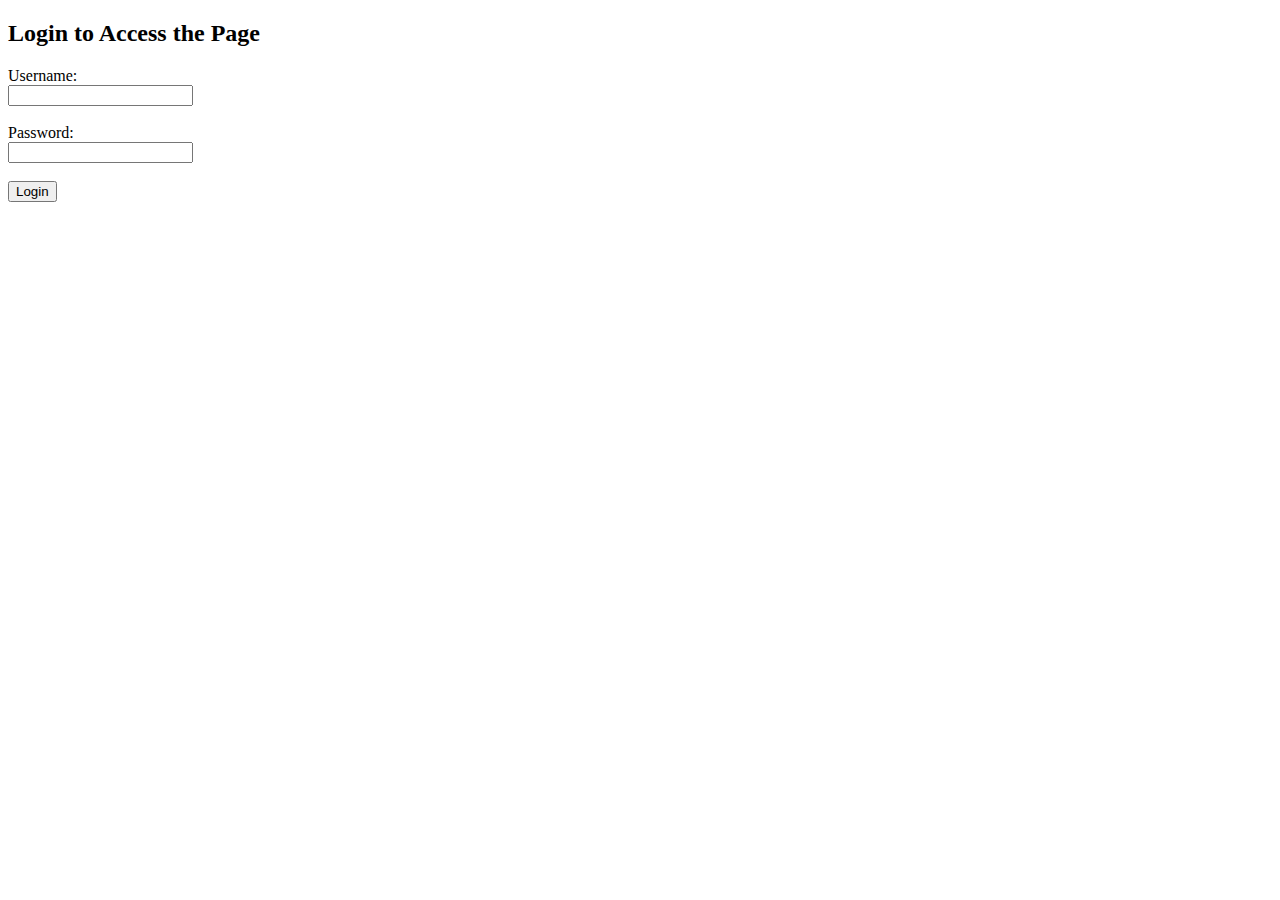
<file: login.html>
<!DOCTYPE html>
<html lang="en">
<head>
    <meta charset="UTF-8">
    <meta http-equiv="X-UA-Compatible" content="IE=edge">
    <meta name="viewport" content="width=device-width, initial-scale=1.0">
    <title>Login Page</title>
</head>
<body>
    <h2>Login to Access the Page</h2>
    <form onsubmit="return checkLogin()" method="POST">
        <label for="username">Username:</label><br>
        <input type="text" id="username" name="username" required><br><br>
        <label for="password">Password:</label><br>
        <input type="password" id="password" name="password" required><br><br>
        <input type="submit" value="Login">
    </form>

    <script>
        // 预设的加密后的用户名和密码哈希值
        const storedUsernameHash = 'e3afed0047b08059d0fada10f400c1e5';  // 'user' 的 MD5 哈希值
        const storedPasswordHash = '5f4dcc3b5aa765d61d8327deb882cf99';  // 'password' 的 MD5 哈希值

        // 将字符串转换为 SHA-256 哈希
        async function sha256(str) {
            const encoder = new TextEncoder();
            const data = encoder.encode(str);
            const hash = await crypto.subtle.digest('SHA-256', data);
            return Array.from(new Uint8Array(hash)).map(b => b.toString(16).padStart(2, '0')).join('');
        }

        async function checkLogin() {
            const username = document.getElementById("username").value;
            const password = document.getElementById("password").value;

            // 将输入的用户名和密码进行哈希处理
            const usernameHash = await sha256(username);
            const passwordHash = await sha256(password);

            // 比较哈希值是否匹配
            if (usernameHash === storedUsernameHash && passwordHash === storedPasswordHash) {
                alert("Login successful!");
                window.location.href = "protected.html";  // 登录成功后重定向
                return false;
            } else {
                alert("Login failed. Please try again.");
                return false;
            }
        }
    </script>
</body>
</html>
</file>
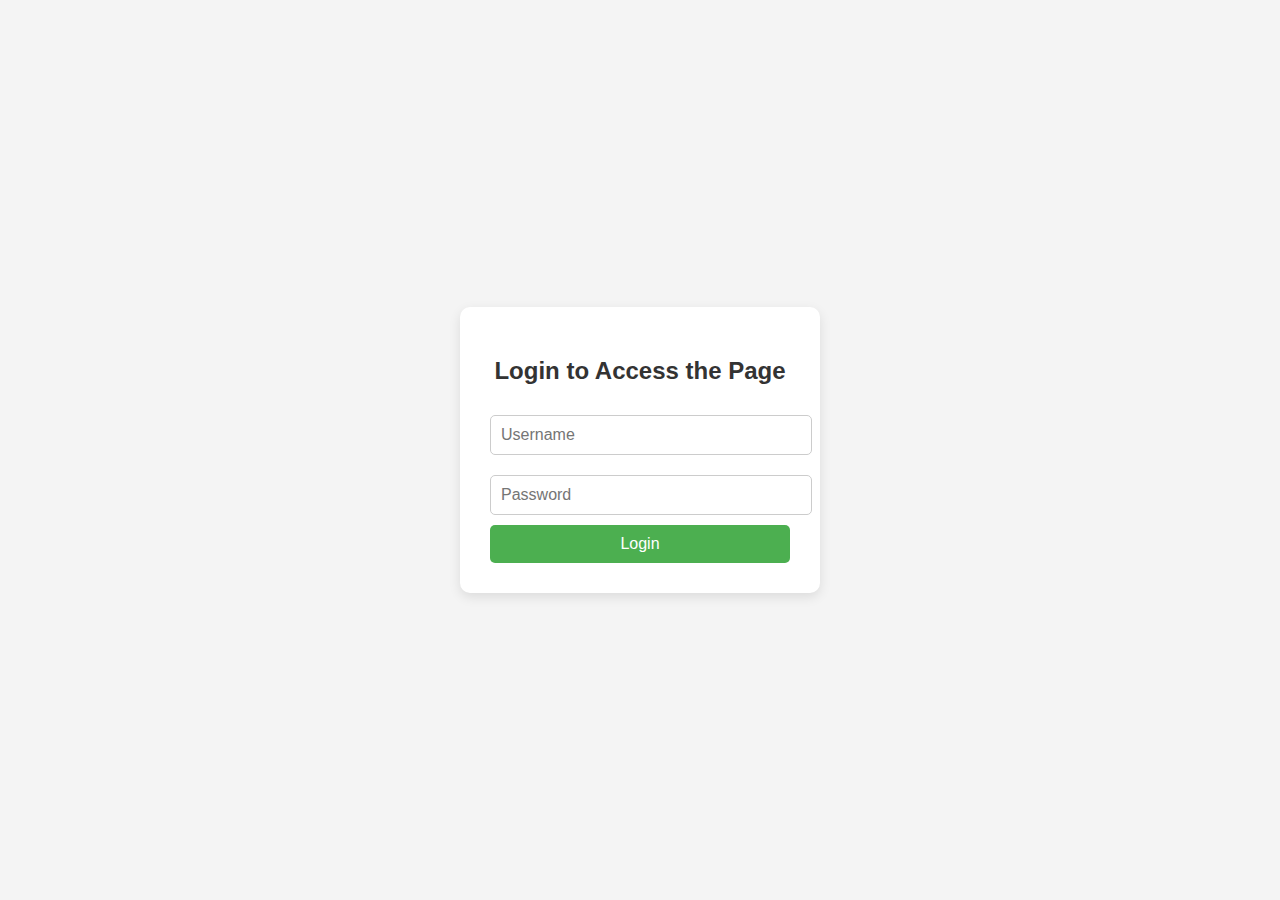
<file: login_reading.html>
<!DOCTYPE html>
<html lang="en">
<head>
    <meta charset="UTF-8">
    <meta http-equiv="X-UA-Compatible" content="IE=edge">
    <meta name="viewport" content="width=device-width, initial-scale=1.0">
    <title>Login Page</title>
    <style>
        /* 设置页面的基本样式 */
        body {
            font-family: Arial, sans-serif;
            display: flex;
            justify-content: center;
            align-items: center;
            height: 100vh;
            margin: 0;
            background-color: #f4f4f4;
        }

        /* 为登录表单添加容器样式 */
        .login-container {
            background-color: white;
            padding: 30px;
            box-shadow: 0px 4px 12px rgba(0, 0, 0, 0.1);
            border-radius: 10px;
            width: 300px;
            text-align: center;
        }

        /* 标题样式 */
        .login-container h2 {
            margin-bottom: 20px;
            color: #333;
        }

        /* 输入框的样式 */
        input[type="text"], input[type="password"] {
            width: 100%;
            padding: 10px;
            margin: 10px 0;
            border: 1px solid #ccc;
            border-radius: 5px;
            font-size: 16px;
        }

        /* 提交按钮的样式 */
        input[type="submit"] {
            width: 100%;
            padding: 10px;
            background-color: #4CAF50;
            border: none;
            border-radius: 5px;
            color: white;
            font-size: 16px;
            cursor: pointer;
        }

        /* 按钮的悬停效果 */
        input[type="submit"]:hover {
            background-color: #45a049;
        }
    </style>
</head>
<body>
    <!-- 登录表单容器 -->
    <div class="login-container">
        <h2>Login to Access the Page</h2>
        <form onsubmit="return checkLogin()" method="POST">
            <input type="text" id="username" name="username" placeholder="Username" required><br>
            <input type="password" id="password" name="password" placeholder="Password" required><br>
            <input type="submit" value="Login">
        </form>
    </div>

    <script>
        const storedUsernameHash = '9f489d31fc16a5c1404a8e457b25db405f244594ab987f87cc50980e4076ead2';  
        const storedPasswordHash = '942296443919c9b6877812fd8497bbaca4a0a043523861a9a425517b0639d585';

        async function sha256(str) {
            const encoder = new TextEncoder();
            const data = encoder.encode(str);
            const hash = await crypto.subtle.digest('SHA-256', data);
            return Array.from(new Uint8Array(hash)).map(b => b.toString(16).padStart(2, '0')).join('');
        }

        async function checkLogin() {
            const username = document.getElementById("username").value;
            const password = document.getElementById("password").value;

            const usernameHash = await sha256(username);
            const passwordHash = await sha256(password);

            if (usernameHash === storedUsernameHash && passwordHash === storedPasswordHash) {
                alert("Login successful!");

                // 将登录状态存储在 localStorage 中
                localStorage.setItem('isLoggedIn', 'true');

                window.location.href = "guided_reading.html";  // 登录成功后重定向
                return false;
            } else {
                alert("Login failed. Please try again.");
                return false;
            }
        }
    </script>
</body>
</html>
</file>
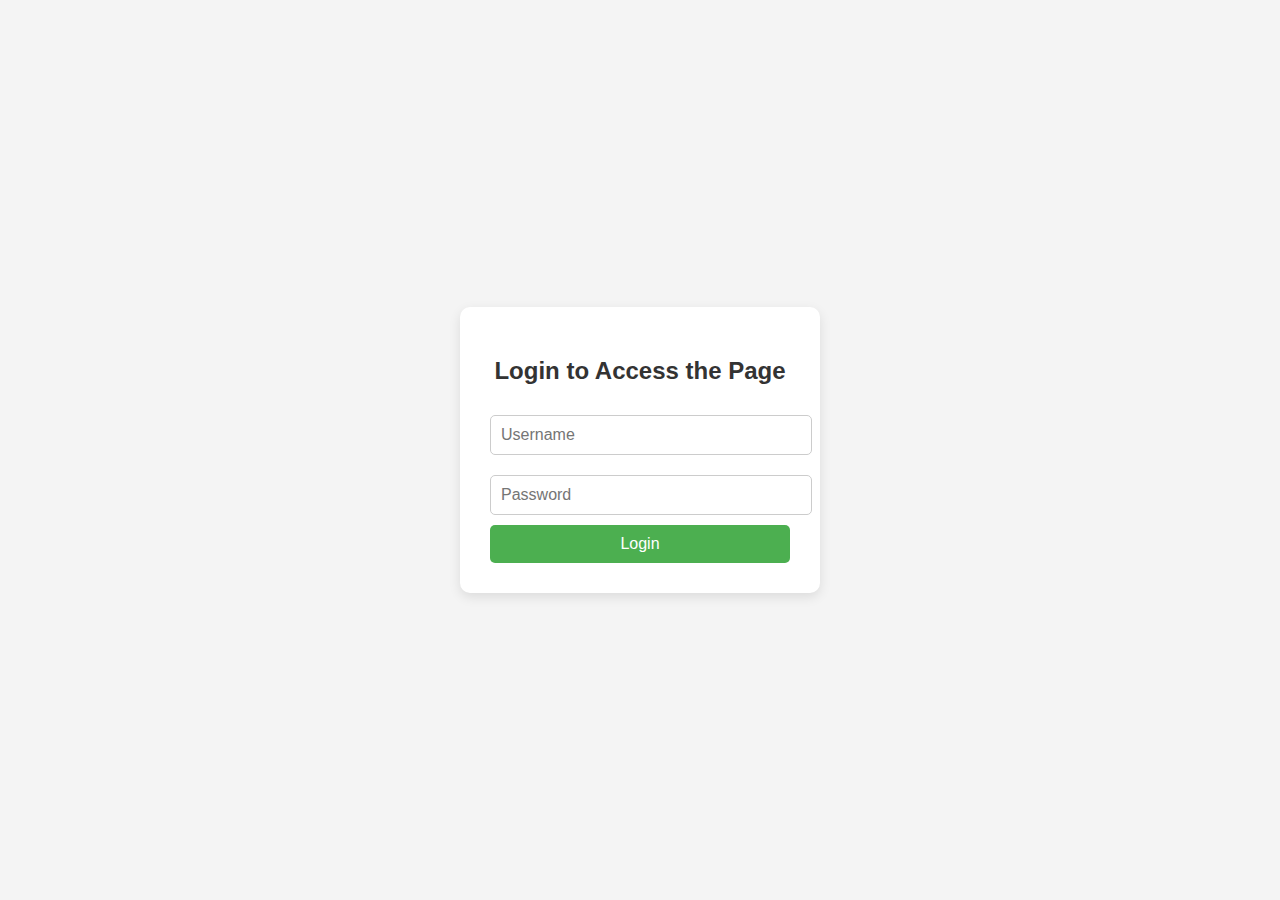
<file: login_research.html>
<!DOCTYPE html>
<html lang="en">
<head>
    <meta charset="UTF-8">
    <meta http-equiv="X-UA-Compatible" content="IE=edge">
    <meta name="viewport" content="width=device-width, initial-scale=1.0">
    <title>Login Page</title>
    <style>
        /* 设置页面的基本样式 */
        body {
            font-family: Arial, sans-serif;
            display: flex;
            justify-content: center;
            align-items: center;
            height: 100vh;
            margin: 0;
            background-color: #f4f4f4;
        }

        /* 为登录表单添加容器样式 */
        .login-container {
            background-color: white;
            padding: 30px;
            box-shadow: 0px 4px 12px rgba(0, 0, 0, 0.1);
            border-radius: 10px;
            width: 300px;
            text-align: center;
        }

        /* 标题样式 */
        .login-container h2 {
            margin-bottom: 20px;
            color: #333;
        }

        /* 输入框的样式 */
        input[type="text"], input[type="password"] {
            width: 100%;
            padding: 10px;
            margin: 10px 0;
            border: 1px solid #ccc;
            border-radius: 5px;
            font-size: 16px;
        }

        /* 提交按钮的样式 */
        input[type="submit"] {
            width: 100%;
            padding: 10px;
            background-color: #4CAF50;
            border: none;
            border-radius: 5px;
            color: white;
            font-size: 16px;
            cursor: pointer;
        }

        /* 按钮的悬停效果 */
        input[type="submit"]:hover {
            background-color: #45a049;
        }
    </style>
</head>
<body>
    <!-- 登录表单容器 -->
    <div class="login-container">
        <h2>Login to Access the Page</h2>
        <form onsubmit="return checkLogin()" method="POST">
            <input type="text" id="username" name="username" placeholder="Username" required><br>
            <input type="password" id="password" name="password" placeholder="Password" required><br>
            <input type="submit" value="Login">
        </form>
    </div>

    <script>
        const storedUsernameHash = '9f489d31fc16a5c1404a8e457b25db405f244594ab987f87cc50980e4076ead2';  
        const storedPasswordHash = '942296443919c9b6877812fd8497bbaca4a0a043523861a9a425517b0639d585';

        async function sha256(str) {
            const encoder = new TextEncoder();
            const data = encoder.encode(str);
            const hash = await crypto.subtle.digest('SHA-256', data);
            return Array.from(new Uint8Array(hash)).map(b => b.toString(16).padStart(2, '0')).join('');
        }

        async function checkLogin() {
            const username = document.getElementById("username").value;
            const password = document.getElementById("password").value;

            const usernameHash = await sha256(username);
            const passwordHash = await sha256(password);

            if (usernameHash === storedUsernameHash && passwordHash === storedPasswordHash) {
                alert("Login successful!");

                // 将登录状态存储在 localStorage 中
                localStorage.setItem('isLoggedIn', 'true');

                window.location.href = "ongoing.html";  // 登录成功后重定向
                return false;
            } else {
                alert("Login failed. Please try again.");
                return false;
            }
        }
    </script>
</body>
</html>
</file>
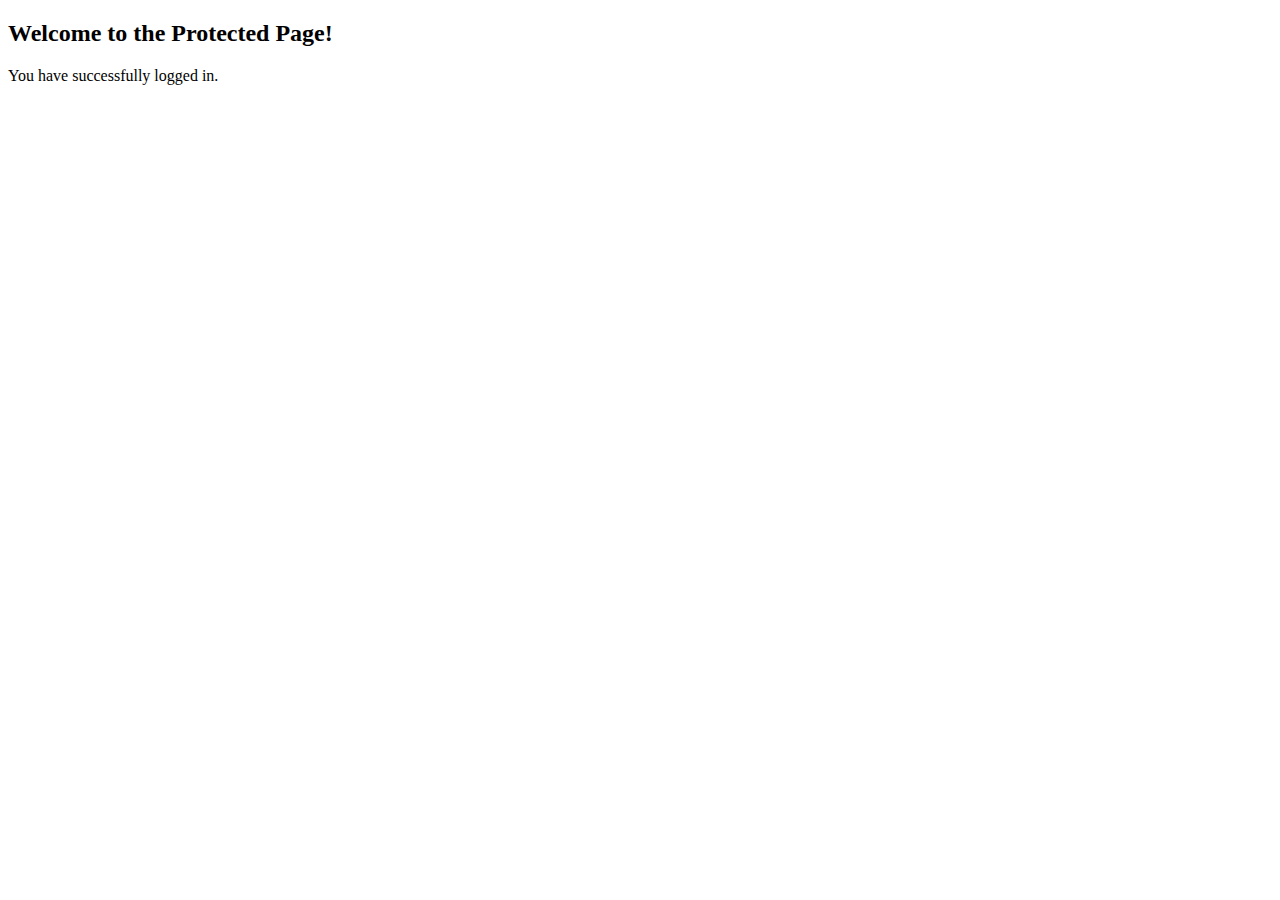
<file: Ongoing.html>
<!DOCTYPE html>
<html lang="en">
<head>
    <meta charset="UTF-8">
    <meta name="viewport" content="width=device-width, initial-scale=1.0">
    <title>Protected Page</title>
</head>
<body>
    <h2>Welcome to the Protected Page!</h2>
    <p>You have successfully logged in.</p>
</body>
</html>
</file>
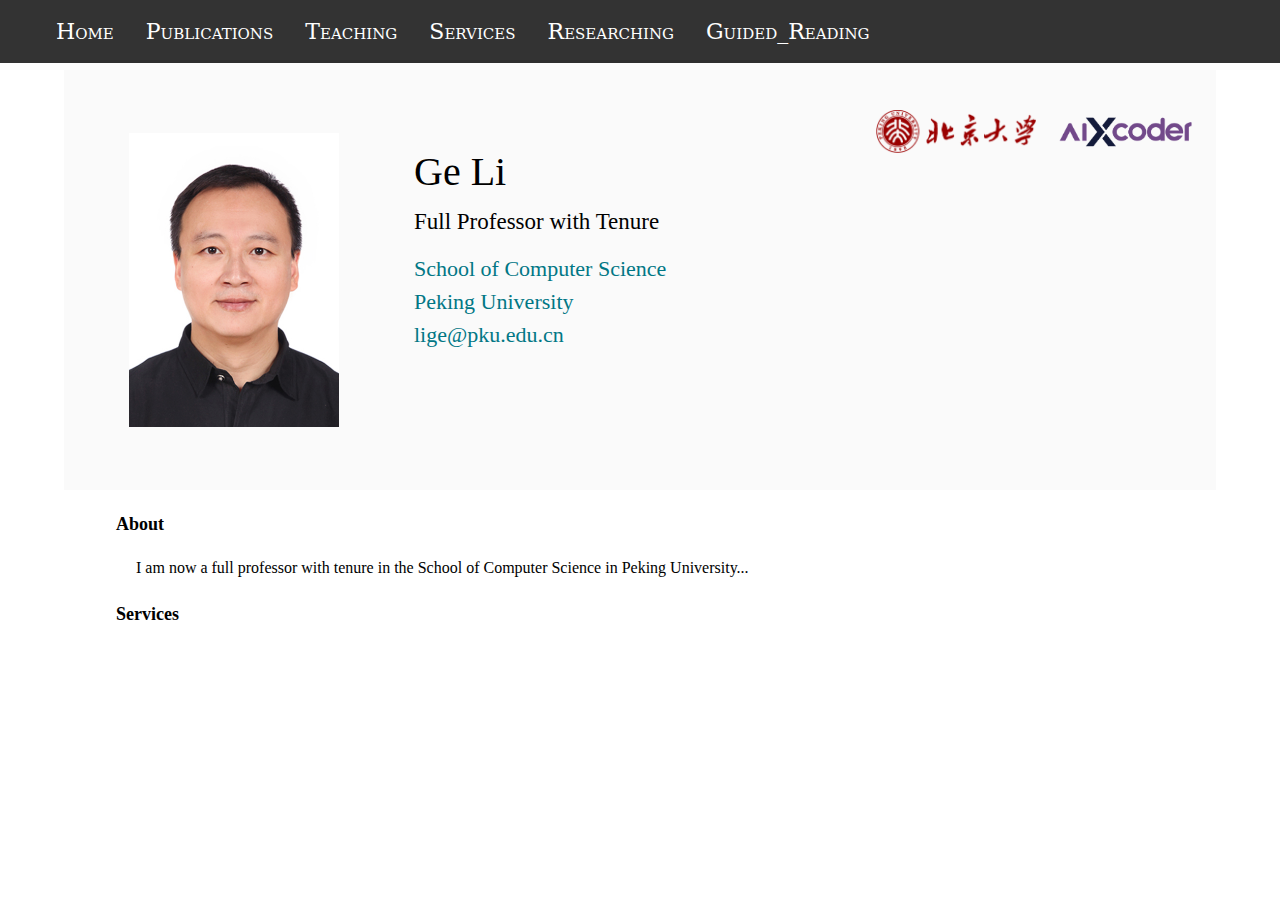
<file: ongoing.html>
<!doctype html>
<html>
<head>
  <meta charset="UTF-8">
  <title>Ge Li</title>
  <link href="css/homepage.css" rel="stylesheet" type="text/css">
</head>

<body>
  <div class="topmenu">
    <ul class="ul_nav">
      <li class="li_nav"><a class="li_nav_a" href="index.html">Home</a></li>
      <li><a class="li_nav_a" href="index.html#Publications">Publications</a></li>
      <li><a class="li_nav_a" href="teaching.html#Teaching">Teaching</a></li>
      <li><a class="li_nav_a" href="services.html#Services">Services</a></li>
      <li><a class="li_nav_a" href="login_research.html">Researching</a></li>
      <li><a class="li_nav_a" href="login_reading.html">Guided_Reading</a></li>
    </ul>
  </div>

  <div class="namecard" id="Home">
    <div class="mypic"></div>
    <div class="contact">
      <div class="name">Ge Li</div>
      <div class="title">Full Professor with Tenure</div>
      <div class="myinfo">
        <p>School of Computer Science</p>
        <p>Peking University</p>
        <p>lige@pku.edu.cn</p>
      </div>
    </div>
    <div class="logos">
      <div class="pku_logo"></div>
      <div class="aiXcoder_logo"></div>
    </div>
  </div>

  <div class="contentframe">
    <div class="content">
      <h2 id="Publications">About</h2>
      <ul class="paperlist">
        <p>I am now a full professor with tenure in the School of Computer Science in Peking University...</p>
      </ul>
      <h2 id="Services">Services</h2>
    </div>
  </div>
</body>
</html>
</file>
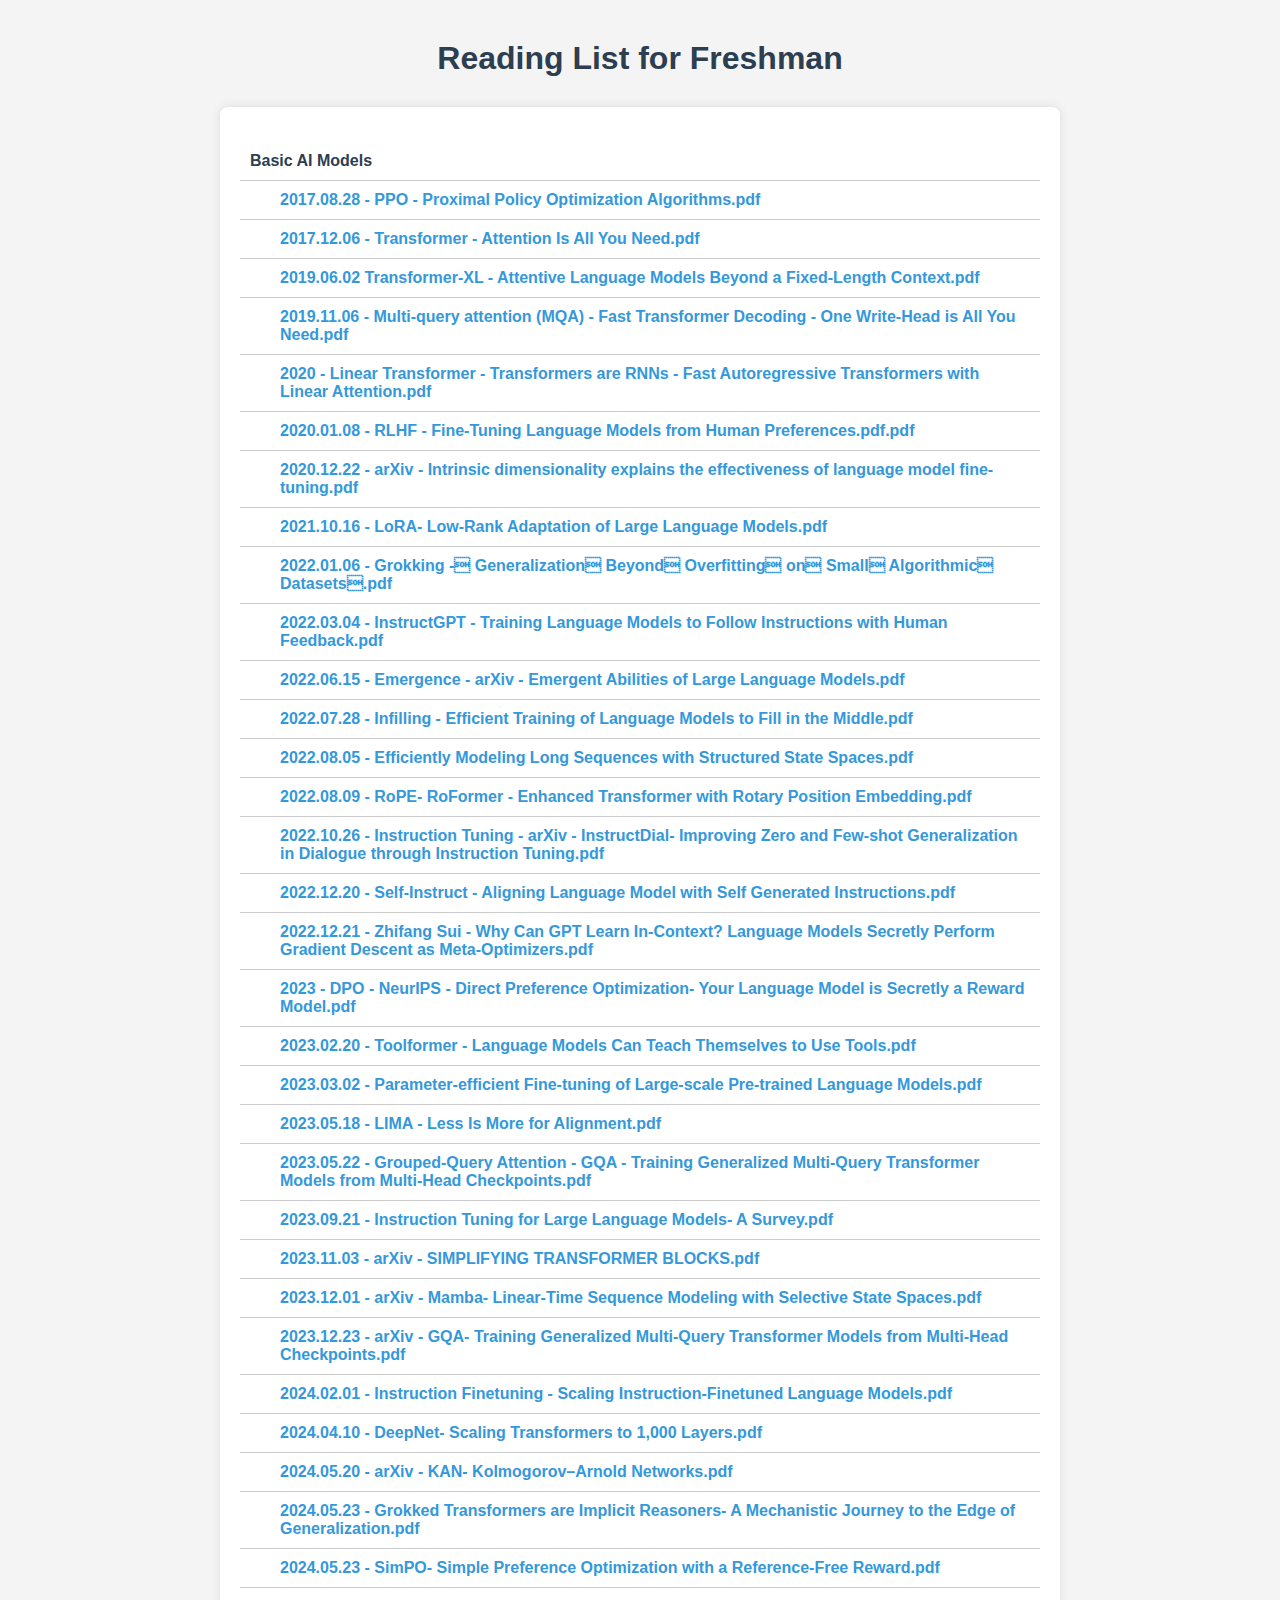
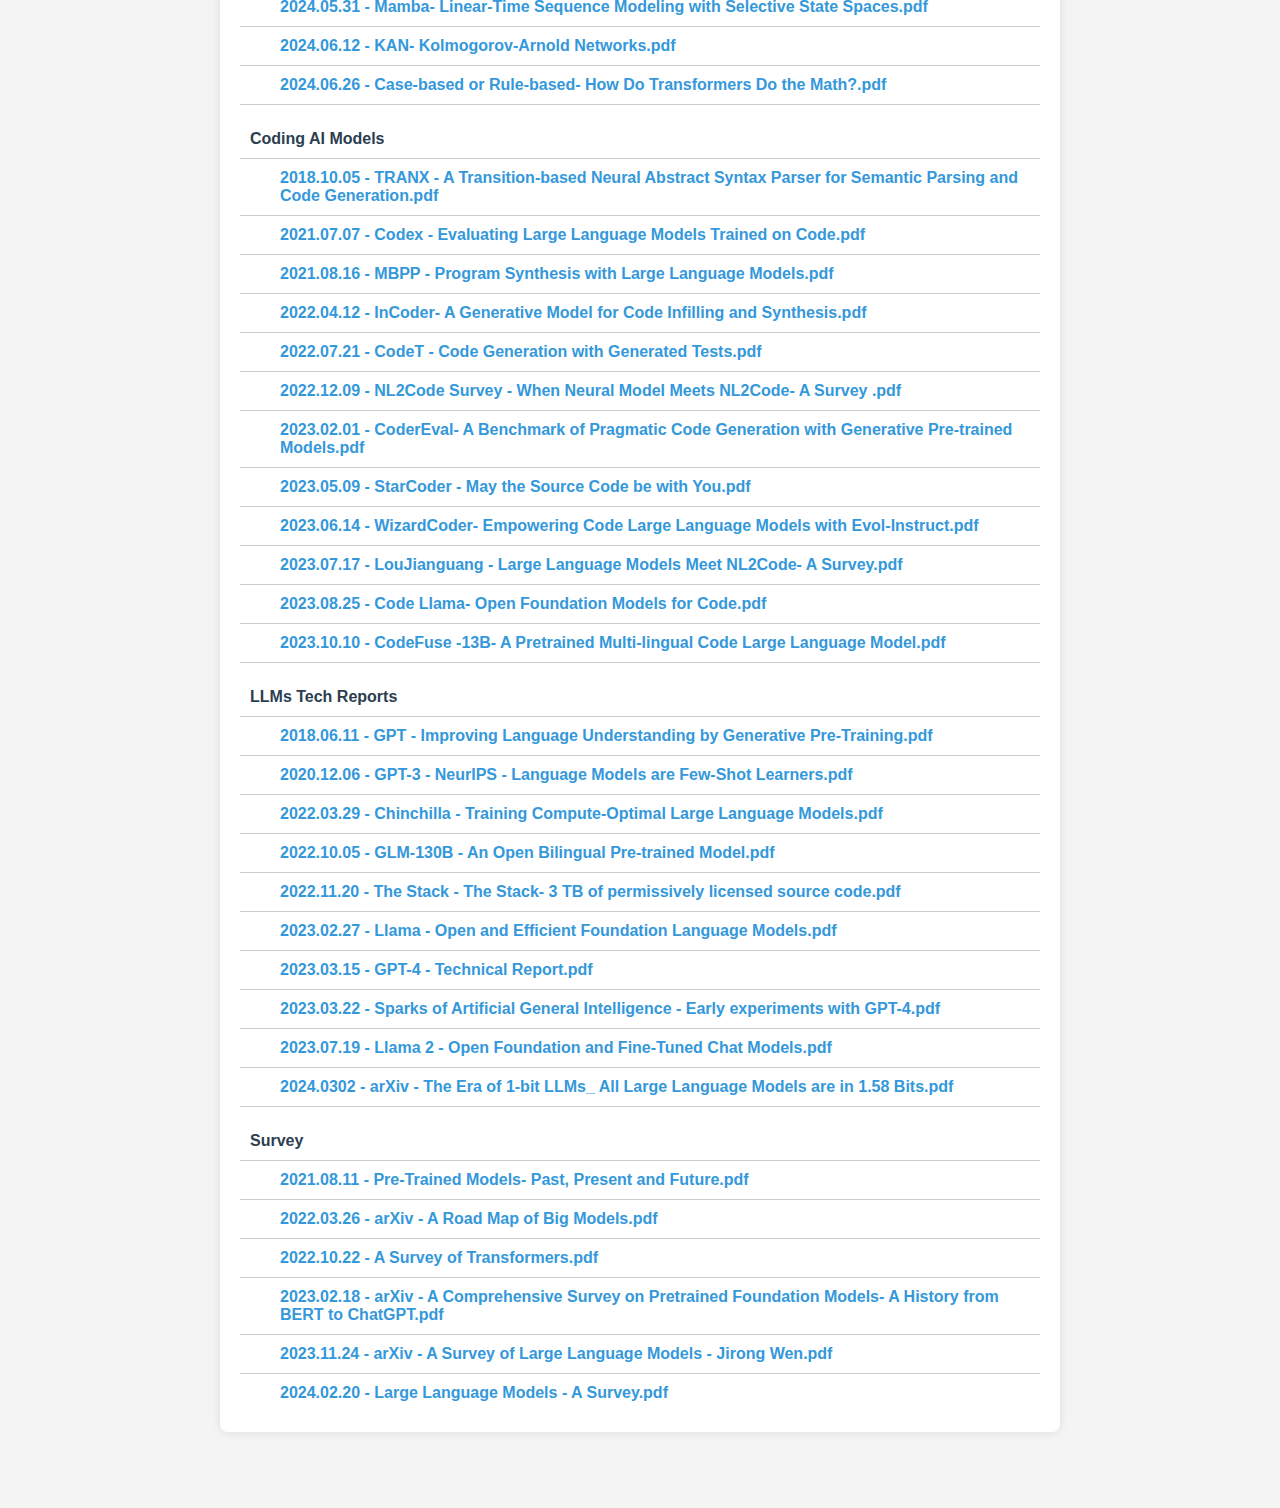
<file: readingList.html>
<html>
    <head>
        <title>Guided Reading</title>
        <style>
            body {
                font-family: 'Arial', sans-serif;
                margin: 40px;
                padding: 0;
                background-color: #f4f4f4;
            }
            h1 {
                color: #2c3e50;
                text-align: center;
                margin-bottom: 30px;
            }
            ul {
                list-style-type: none;
                padding: 0;
                max-width: 800px;
                margin: 0 auto;
                background-color: #fff;
                box-shadow: 0 0 10px rgba(0,0,0,0.1);
                border-radius: 8px;
                padding: 20px;
            }
            li {
                padding: 10px;
                border-bottom: 1px solid #ccc;
            }
            li:last-child {
                border-bottom: none;
            }
            a {
                text-decoration: none;
                color: #3498db;
                font-weight: bold;
            }
            a:hover {
                color: #2980b9;
            }
            .directory {
                color: #2c3e50;
                font-weight: bold;
                margin-top: 15px;
            }
            .file {
                color: #2c3e50;
                padding-left: 40px;  /* 文件名比目录缩进 */
            }
        </style>
    </head>
    <body>
        <h1>Reading List for Freshman</h1>
        <ul>
    <li class="directory"><strong>Basic AI Models</strong></li><li class="file"><a href="ReadingList/Basic%20AI%20Models/2017.08.28%20-%20PPO%20-%20Proximal%20Policy%20Optimization%20Algorithms.pdf" target="_blank">2017.08.28 - PPO - Proximal Policy Optimization Algorithms.pdf</a></li><li class="file"><a href="ReadingList/Basic%20AI%20Models/2017.12.06%20-%20Transformer%20-%20Attention%20Is%20All%20You%20Need.pdf" target="_blank">2017.12.06 - Transformer - Attention Is All You Need.pdf</a></li><li class="file"><a href="ReadingList/Basic%20AI%20Models/2019.06.02%20Transformer-XL%20-%20Attentive%20Language%20Models%20Beyond%20a%20Fixed-Length%20Context.pdf" target="_blank">2019.06.02 Transformer-XL - Attentive Language Models Beyond a Fixed-Length Context.pdf</a></li><li class="file"><a href="ReadingList/Basic%20AI%20Models/2019.11.06%20-%20Multi-query%20attention%20%28MQA%29%20-%20Fast%20Transformer%20Decoding%20-%20One%20Write-Head%20is%20All%20You%20Need.pdf" target="_blank">2019.11.06 - Multi-query attention (MQA) - Fast Transformer Decoding - One Write-Head is All You Need.pdf</a></li><li class="file"><a href="ReadingList/Basic%20AI%20Models/2020%20-%20%20Linear%20Transformer%20-%20Transformers%20are%20RNNs%20-%20Fast%20Autoregressive%20Transformers%20with%20Linear%20Attention.pdf" target="_blank">2020 -  Linear Transformer - Transformers are RNNs - Fast Autoregressive Transformers with Linear Attention.pdf</a></li><li class="file"><a href="ReadingList/Basic%20AI%20Models/2020.01.08%20-%20RLHF%20-%20Fine-Tuning%20Language%20Models%20from%20Human%20Preferences.pdf.pdf" target="_blank">2020.01.08 - RLHF - Fine-Tuning Language Models from Human Preferences.pdf.pdf</a></li><li class="file"><a href="ReadingList/Basic%20AI%20Models/2020.12.22%20-%20arXiv%20-%20Intrinsic%20dimensionality%20explains%20the%20effectiveness%20of%20language%20model%20fine-tuning.pdf" target="_blank">2020.12.22 - arXiv - Intrinsic dimensionality explains the effectiveness of language model fine-tuning.pdf</a></li><li class="file"><a href="ReadingList/Basic%20AI%20Models/2021.10.16%20-%20LoRA-%20Low-Rank%20Adaptation%20of%20Large%20Language%20Models.pdf" target="_blank">2021.10.16 - LoRA- Low-Rank Adaptation of Large Language Models.pdf</a></li><li class="file"><a href="ReadingList/Basic%20AI%20Models/2022.01.06%20-%20Grokking%20-%01%20Generalization%01%20Beyond%01%20Overfitting%01%20on%01%20Small%01%20Algorithmic%01%20Datasets%01.pdf" target="_blank">2022.01.06 - Grokking - Generalization Beyond Overfitting on Small Algorithmic Datasets.pdf</a></li><li class="file"><a href="ReadingList/Basic%20AI%20Models/2022.03.04%20-%20InstructGPT%20-%20Training%20Language%20Models%20to%20Follow%20Instructions%20with%20Human%20Feedback.pdf" target="_blank">2022.03.04 - InstructGPT - Training Language Models to Follow Instructions with Human Feedback.pdf</a></li><li class="file"><a href="ReadingList/Basic%20AI%20Models/2022.06.15%20-%20Emergence%20-%20arXiv%20-%20Emergent%20Abilities%20of%20Large%20Language%20Models.pdf" target="_blank">2022.06.15 - Emergence - arXiv - Emergent Abilities of Large Language Models.pdf</a></li><li class="file"><a href="ReadingList/Basic%20AI%20Models/2022.07.28%20-%20Infilling%20-%20Efficient%20Training%20of%20Language%20Models%20to%20Fill%20in%20the%20Middle.pdf" target="_blank">2022.07.28 - Infilling - Efficient Training of Language Models to Fill in the Middle.pdf</a></li><li class="file"><a href="ReadingList/Basic%20AI%20Models/2022.08.05%20%20-%20Efficiently%20Modeling%20Long%20Sequences%20with%20Structured%20State%20Spaces.pdf" target="_blank">2022.08.05  - Efficiently Modeling Long Sequences with Structured State Spaces.pdf</a></li><li class="file"><a href="ReadingList/Basic%20AI%20Models/2022.08.09%20-%20RoPE-%20RoFormer%20-%20Enhanced%20Transformer%20with%20Rotary%20Position%20Embedding.pdf" target="_blank">2022.08.09 - RoPE- RoFormer - Enhanced Transformer with Rotary Position Embedding.pdf</a></li><li class="file"><a href="ReadingList/Basic%20AI%20Models/2022.10.26%20-%20Instruction%20Tuning%20-%20arXiv%20-%20InstructDial-%20Improving%20Zero%20and%20Few-shot%20Generalization%20in%20Dialogue%20through%20Instruction%20Tuning.pdf" target="_blank">2022.10.26 - Instruction Tuning - arXiv - InstructDial- Improving Zero and Few-shot Generalization in Dialogue through Instruction Tuning.pdf</a></li><li class="file"><a href="ReadingList/Basic%20AI%20Models/2022.12.20%20-%20Self-Instruct%20-%20Aligning%20Language%20Model%20with%20Self%20Generated%20Instructions.pdf" target="_blank">2022.12.20 - Self-Instruct - Aligning Language Model with Self Generated Instructions.pdf</a></li><li class="file"><a href="ReadingList/Basic%20AI%20Models/2022.12.21%20-%20Zhifang%20Sui%20-%20Why%20Can%20GPT%20Learn%20In-Context%3F%20Language%20Models%20Secretly%20Perform%20Gradient%20Descent%20as%20Meta-Optimizers.pdf" target="_blank">2022.12.21 - Zhifang Sui - Why Can GPT Learn In-Context? Language Models Secretly Perform Gradient Descent as Meta-Optimizers.pdf</a></li><li class="file"><a href="ReadingList/Basic%20AI%20Models/2023%20-%20DPO%20-%20NeurIPS%20-%20Direct%20Preference%20Optimization-%20Your%20Language%20Model%20is%20Secretly%20a%20Reward%20Model.pdf" target="_blank">2023 - DPO - NeurIPS - Direct Preference Optimization- Your Language Model is Secretly a Reward Model.pdf</a></li><li class="file"><a href="ReadingList/Basic%20AI%20Models/2023.02.20%20-%20Toolformer%20-%20Language%20Models%20Can%20Teach%20Themselves%20to%20Use%20Tools.pdf" target="_blank">2023.02.20 - Toolformer - Language Models Can Teach Themselves to Use Tools.pdf</a></li><li class="file"><a href="ReadingList/Basic%20AI%20Models/2023.03.02%20-%20Parameter-efficient%20Fine-tuning%20of%20Large-scale%20Pre-trained%20Language%20Models.pdf" target="_blank">2023.03.02 - Parameter-efficient Fine-tuning of Large-scale Pre-trained Language Models.pdf</a></li><li class="file"><a href="ReadingList/Basic%20AI%20Models/2023.05.18%20-%20LIMA%20-%20Less%20Is%20More%20for%20Alignment.pdf" target="_blank">2023.05.18 - LIMA - Less Is More for Alignment.pdf</a></li><li class="file"><a href="ReadingList/Basic%20AI%20Models/2023.05.22%20-%20Grouped-Query%20Attention%20-%20GQA%20-%20Training%20Generalized%20Multi-Query%20Transformer%20Models%20from%20Multi-Head%20Checkpoints.pdf" target="_blank">2023.05.22 - Grouped-Query Attention - GQA - Training Generalized Multi-Query Transformer Models from Multi-Head Checkpoints.pdf</a></li><li class="file"><a href="ReadingList/Basic%20AI%20Models/2023.09.21%20-%20Instruction%20Tuning%20for%20Large%20Language%20Models-%20A%20Survey.pdf" target="_blank">2023.09.21 - Instruction Tuning for Large Language Models- A Survey.pdf</a></li><li class="file"><a href="ReadingList/Basic%20AI%20Models/2023.11.03%20-%20arXiv%20-%20SIMPLIFYING%20TRANSFORMER%20BLOCKS.pdf" target="_blank">2023.11.03 - arXiv - SIMPLIFYING TRANSFORMER BLOCKS.pdf</a></li><li class="file"><a href="ReadingList/Basic%20AI%20Models/2023.12.01%20-%20arXiv%20-%20Mamba-%20Linear-Time%20Sequence%20Modeling%20with%20Selective%20State%20Spaces.pdf" target="_blank">2023.12.01 - arXiv - Mamba- Linear-Time Sequence Modeling with Selective State Spaces.pdf</a></li><li class="file"><a href="ReadingList/Basic%20AI%20Models/2023.12.23%20-%20arXiv%20-%20GQA-%20Training%20Generalized%20Multi-Query%20Transformer%20Models%20from%20Multi-Head%20Checkpoints.pdf" target="_blank">2023.12.23 - arXiv - GQA- Training Generalized Multi-Query Transformer Models from Multi-Head Checkpoints.pdf</a></li><li class="file"><a href="ReadingList/Basic%20AI%20Models/2024.02.01%20-%20Instruction%20Finetuning%20%20-%20Scaling%20Instruction-Finetuned%20Language%20Models.pdf" target="_blank">2024.02.01 - Instruction Finetuning  - Scaling Instruction-Finetuned Language Models.pdf</a></li><li class="file"><a href="ReadingList/Basic%20AI%20Models/2024.04.10%20-%20DeepNet-%20Scaling%20Transformers%20to%201%2C000%20Layers.pdf" target="_blank">2024.04.10 - DeepNet- Scaling Transformers to 1,000 Layers.pdf</a></li><li class="file"><a href="ReadingList/Basic%20AI%20Models/2024.05.20%20-%20arXiv%20-%20KAN-%20Kolmogorov%E2%80%93Arnold%20Networks.pdf" target="_blank">2024.05.20 - arXiv - KAN- Kolmogorov–Arnold Networks.pdf</a></li><li class="file"><a href="ReadingList/Basic%20AI%20Models/2024.05.23%20-%20Grokked%20Transformers%20are%20Implicit%20Reasoners-%20A%20Mechanistic%20Journey%20to%20the%20Edge%20of%20Generalization.pdf" target="_blank">2024.05.23 - Grokked Transformers are Implicit Reasoners- A Mechanistic Journey to the Edge of Generalization.pdf</a></li><li class="file"><a href="ReadingList/Basic%20AI%20Models/2024.05.23%20-%20SimPO-%20Simple%20Preference%20Optimization%20with%20a%20Reference-Free%20Reward.pdf" target="_blank">2024.05.23 - SimPO- Simple Preference Optimization with a Reference-Free Reward.pdf</a></li><li class="file"><a href="ReadingList/Basic%20AI%20Models/2024.05.31%20-%20Mamba-%20Linear-Time%20Sequence%20Modeling%20with%20Selective%20State%20Spaces.pdf" target="_blank">2024.05.31 - Mamba- Linear-Time Sequence Modeling with Selective State Spaces.pdf</a></li><li class="file"><a href="ReadingList/Basic%20AI%20Models/2024.06.12%20-%20KAN-%20Kolmogorov-Arnold%20Networks.pdf" target="_blank">2024.06.12 - KAN- Kolmogorov-Arnold Networks.pdf</a></li><li class="file"><a href="ReadingList/Basic%20AI%20Models/2024.06.26%20-%20Case-based%20or%20Rule-based-%20How%20Do%20Transformers%20Do%20the%20Math%3F.pdf" target="_blank">2024.06.26 - Case-based or Rule-based- How Do Transformers Do the Math?.pdf</a></li><li class="directory"><strong>Coding AI Models</strong></li><li class="file"><a href="ReadingList/Coding%20AI%20Models/2018.10.05%20-%20TRANX%20-%20A%20Transition-based%20Neural%20Abstract%20Syntax%20Parser%20for%20Semantic%20Parsing%20and%20Code%20Generation.pdf" target="_blank">2018.10.05 - TRANX - A Transition-based Neural Abstract Syntax Parser for Semantic Parsing and Code Generation.pdf</a></li><li class="file"><a href="ReadingList/Coding%20AI%20Models/2021.07.07%20-%20Codex%20-%20Evaluating%20Large%20Language%20Models%20Trained%20on%20Code.pdf" target="_blank">2021.07.07 - Codex - Evaluating Large Language Models Trained on Code.pdf</a></li><li class="file"><a href="ReadingList/Coding%20AI%20Models/2021.08.16%20-%20MBPP%20-%20Program%20Synthesis%20with%20Large%20Language%20Models.pdf" target="_blank">2021.08.16 - MBPP - Program Synthesis with Large Language Models.pdf</a></li><li class="file"><a href="ReadingList/Coding%20AI%20Models/2022.04.12%20-%20InCoder-%20A%20Generative%20Model%20for%20Code%20Infilling%20and%20Synthesis.pdf" target="_blank">2022.04.12 - InCoder- A Generative Model for Code Infilling and Synthesis.pdf</a></li><li class="file"><a href="ReadingList/Coding%20AI%20Models/2022.07.21%20-%20CodeT%20-%20Code%20Generation%20with%20Generated%20Tests.pdf" target="_blank">2022.07.21 - CodeT - Code Generation with Generated Tests.pdf</a></li><li class="file"><a href="ReadingList/Coding%20AI%20Models/2022.12.09%20-%20NL2Code%20Survey%20-%20When%20Neural%20Model%20Meets%20NL2Code-%20A%20Survey%20.pdf" target="_blank">2022.12.09 - NL2Code Survey - When Neural Model Meets NL2Code- A Survey .pdf</a></li><li class="file"><a href="ReadingList/Coding%20AI%20Models/2023.02.01%20-%20CoderEval-%20A%20Benchmark%20of%20Pragmatic%20Code%20Generation%20with%20Generative%20Pre-trained%20Models.pdf" target="_blank">2023.02.01 - CoderEval- A Benchmark of Pragmatic Code Generation with Generative Pre-trained Models.pdf</a></li><li class="file"><a href="ReadingList/Coding%20AI%20Models/2023.05.09%20-%20StarCoder%20-%20May%20the%20Source%20Code%20be%20with%20You.pdf" target="_blank">2023.05.09 - StarCoder - May the Source Code be with You.pdf</a></li><li class="file"><a href="ReadingList/Coding%20AI%20Models/2023.06.14%20-%20WizardCoder-%20Empowering%20Code%20Large%20Language%20%20Models%20with%20Evol-Instruct.pdf" target="_blank">2023.06.14 - WizardCoder- Empowering Code Large Language  Models with Evol-Instruct.pdf</a></li><li class="file"><a href="ReadingList/Coding%20AI%20Models/2023.07.17%20-%20LouJianguang%20%20-%20Large%20Language%20Models%20Meet%20NL2Code-%20A%20Survey.pdf" target="_blank">2023.07.17 - LouJianguang  - Large Language Models Meet NL2Code- A Survey.pdf</a></li><li class="file"><a href="ReadingList/Coding%20AI%20Models/2023.08.25%20-%20Code%20Llama-%20Open%20Foundation%20Models%20for%20Code.pdf" target="_blank">2023.08.25 - Code Llama- Open Foundation Models for Code.pdf</a></li><li class="file"><a href="ReadingList/Coding%20AI%20Models/2023.10.10%20-%20CodeFuse%20-13B-%20A%20Pretrained%20Multi-lingual%20Code%20Large%20Language%20Model.pdf" target="_blank">2023.10.10 - CodeFuse -13B- A Pretrained Multi-lingual Code Large Language Model.pdf</a></li><li class="directory"><strong>LLMs Tech Reports</strong></li><li class="file"><a href="ReadingList/LLMs%20Tech%20Reports/2018.06.11%20-%20GPT%20-%20Improving%20Language%20Understanding%20by%20Generative%20Pre-Training.pdf" target="_blank">2018.06.11 - GPT - Improving Language Understanding by Generative Pre-Training.pdf</a></li><li class="file"><a href="ReadingList/LLMs%20Tech%20Reports/2020.12.06%20-%20GPT-3%20-%20NeurIPS%20-%20Language%20Models%20are%20Few-Shot%20Learners.pdf" target="_blank">2020.12.06 - GPT-3 - NeurIPS - Language Models are Few-Shot Learners.pdf</a></li><li class="file"><a href="ReadingList/LLMs%20Tech%20Reports/2022.03.29%20-%20Chinchilla%20-%20Training%20Compute-Optimal%20Large%20Language%20Models.pdf" target="_blank">2022.03.29 - Chinchilla - Training Compute-Optimal Large Language Models.pdf</a></li><li class="file"><a href="ReadingList/LLMs%20Tech%20Reports/2022.10.05%20-%20GLM-130B%20-%20An%20Open%20Bilingual%20Pre-trained%20Model.pdf" target="_blank">2022.10.05 - GLM-130B - An Open Bilingual Pre-trained Model.pdf</a></li><li class="file"><a href="ReadingList/LLMs%20Tech%20Reports/2022.11.20%20-%20The%20Stack%20-%20The%20Stack-%203%20TB%20of%20permissively%20licensed%20source%20code.pdf" target="_blank">2022.11.20 - The Stack - The Stack- 3 TB of permissively licensed source code.pdf</a></li><li class="file"><a href="ReadingList/LLMs%20Tech%20Reports/2023.02.27%20-%20Llama%20-%20Open%20and%20Efficient%20Foundation%20Language%20Models.pdf" target="_blank">2023.02.27 - Llama - Open and Efficient Foundation Language Models.pdf</a></li><li class="file"><a href="ReadingList/LLMs%20Tech%20Reports/2023.03.15%20-%20GPT-4%20-%20Technical%20Report.pdf" target="_blank">2023.03.15 - GPT-4 - Technical Report.pdf</a></li><li class="file"><a href="ReadingList/LLMs%20Tech%20Reports/2023.03.22%20-%20Sparks%20of%20Artificial%20General%20Intelligence%20-%20Early%20experiments%20with%20GPT-4.pdf" target="_blank">2023.03.22 - Sparks of Artificial General Intelligence - Early experiments with GPT-4.pdf</a></li><li class="file"><a href="ReadingList/LLMs%20Tech%20Reports/2023.07.19%20-%20Llama%202%20-%20Open%20Foundation%20and%20Fine-Tuned%20Chat%20Models.pdf" target="_blank">2023.07.19 - Llama 2 - Open Foundation and Fine-Tuned Chat Models.pdf</a></li><li class="file"><a href="ReadingList/LLMs%20Tech%20Reports/2024.0302%20-%20arXiv%20-%20The%20Era%20of%201-bit%20LLMs_%20All%20Large%20Language%20Models%20are%20in%201.58%20Bits.pdf" target="_blank">2024.0302 - arXiv - The Era of 1-bit LLMs_ All Large Language Models are in 1.58 Bits.pdf</a></li><li class="directory"><strong>Survey</strong></li><li class="file"><a href="ReadingList/Survey/2021.08.11%20-%20Pre-Trained%20Models-%20Past%2C%20Present%20and%20Future.pdf" target="_blank">2021.08.11 - Pre-Trained Models- Past, Present and Future.pdf</a></li><li class="file"><a href="ReadingList/Survey/2022.03.26%20-%20arXiv%20-%20A%20Road%20Map%20of%20Big%20Models.pdf" target="_blank">2022.03.26 - arXiv - A Road Map of Big Models.pdf</a></li><li class="file"><a href="ReadingList/Survey/2022.10.22%20-%20A%20Survey%20of%20Transformers.pdf" target="_blank">2022.10.22 - A Survey of Transformers.pdf</a></li><li class="file"><a href="ReadingList/Survey/2023.02.18%20-%20arXiv%20-%20A%20Comprehensive%20Survey%20on%20Pretrained%20Foundation%20Models-%20A%20History%20from%20BERT%20to%20ChatGPT.pdf" target="_blank">2023.02.18 - arXiv - A Comprehensive Survey on Pretrained Foundation Models- A History from BERT to ChatGPT.pdf</a></li><li class="file"><a href="ReadingList/Survey/2023.11.24%20-%20arXiv%20-%20A%20Survey%20of%20Large%20Language%20Models%20%20-%20Jirong%20Wen.pdf" target="_blank">2023.11.24 - arXiv - A Survey of Large Language Models  - Jirong Wen.pdf</a></li><li class="file"><a href="ReadingList/Survey/2024.02.20%20-%20Large%20Language%20Models%20-%20A%20Survey.pdf" target="_blank">2024.02.20 - Large Language Models - A Survey.pdf</a></li>
        </ul>
        <br>  
        <br>
    </body>
    </html>
</file>
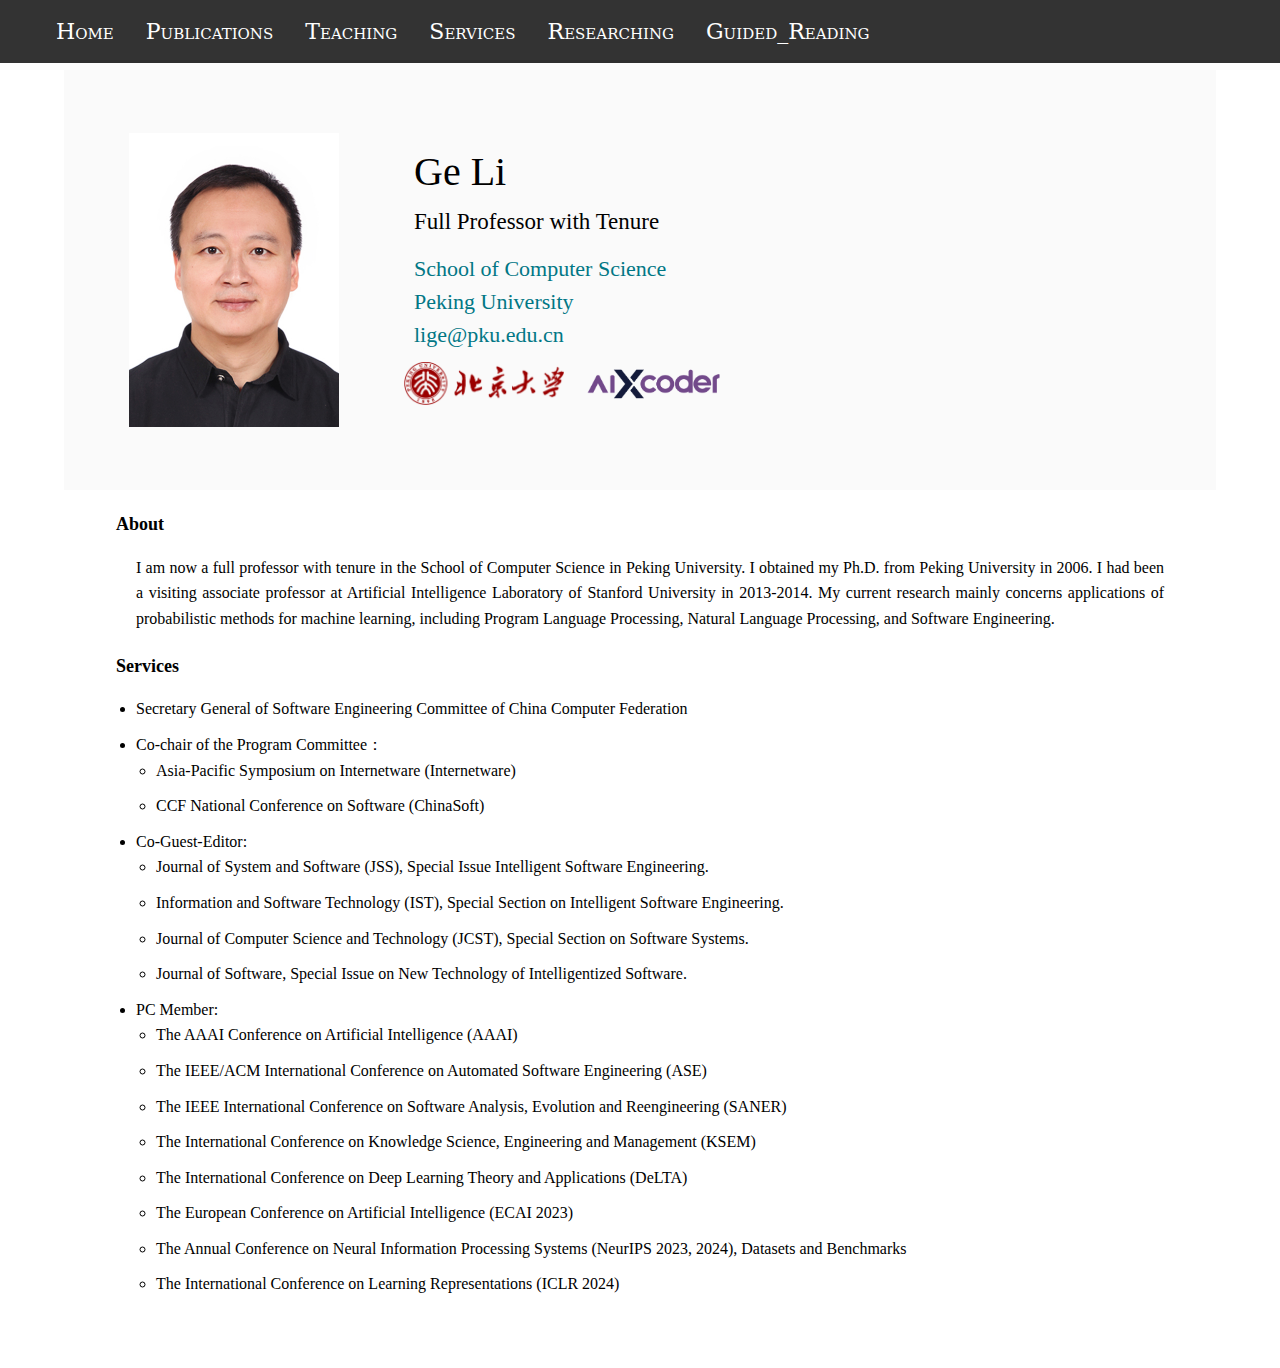
<file: services.html>
<!doctype html>
<html>
<head>
<meta charset="UTF-8">
<title>Ge Li</title>
<link href="css/homepage.css" rel="stylesheet" type="text/css">
<meta name="viewport" content="width=device-width, initial-scale=1.0">
<link rel="stylesheet" href="css/login.css"> <!-- 引入CSS文件 -->
<script src="js/login.js"></script> <!-- 引入JavaScript文件 -->
</head>

<style></style>

<body>
<div class="topmenu">
  <ul class="ul_nav">
    <li class="li_nav"><a class="li_nav_a" href="index.html">Home</a></li>
    <li><a class="li_nav_a" href="index.html#Publications">Publications</a></li>
    <li><a class="li_nav_a" href="teaching.html#Teaching">Teaching</a></li>
    <li><a class="li_nav_a" href="services.html#Services">Services</a></li>
    <li><a class="li_nav_a" href="#" onclick="showLoginPopup('ongoing.html'); return false;">Researching</a></li>
    <li><a class="li_nav_a" href="#" onclick="showLoginPopup('readingList.html'); return false;">Guided_Reading</a></li>
  </ul>
</div>
<div class="namecard" id="Home">
  <div class="mypic"></div>
  <div class="contact">
    <div class="name">Ge Li</div>
    <div class="title">Full Professor with Tenure</div>
    <div class="myinfo">
      <p>School of Computer Science</p>
      <p>Peking University</p>
      <p>lige@pku.edu.cn</p>
    </div>
    <div class="logos">
      <div class="pku_logo"></div>
      <div class="aiXcoder_logo"></div>
    </div>
  </div>
</div>
</div>
<div class="contentframe">
  <div class="content">
    <h2 id="Publications">About</h2>
    <ul class="paperlist">
      <p>I am now a full professor with tenure in the School of Computer Science in Peking University. I obtained my Ph.D. from Peking University in 2006. I had been a visiting associate professor at Artificial Intelligence Laboratory of Stanford University in 2013-2014. My current research mainly concerns applications of probabilistic methods for machine learning, including Program Language Processing, Natural Language Processing, and Software Engineering.</p>
    </ul>
      
    <h2 id="Services">Services</h2>
    <ul class="servicelist">
      <li class="service_node">Secretary General of Software Engineering Committee of China Computer Federation</li>
      <li class="service_node">Co-chair of the Program Committee：
        <ul>
          <li class="service_node">Asia-Pacific Symposium on Internetware (Internetware)</li>
          <li class="service_node">CCF National Conference on Software (ChinaSoft)</li>
        </ul>
      </li>
      <li class="service_node">Co-Guest-Editor:
        <ul>
          <li class="service_node">Journal of System and Software (JSS), Special Issue Intelligent Software Engineering.</li>
          <li class="service_node">Information and Software Technology (IST), Special Section on Intelligent Software Engineering.</li>
          <li class="service_node">Journal of Computer Science and Technology (JCST), Special Section on Software Systems.</li>
          <li class="service_node">Journal of Software, Special Issue on New Technology of Intelligentized Software.</li>
        </ul>
      </li>
      <li class="service_node">PC Member:
        <ul>
          <li class="service_node">The AAAI Conference on Artificial Intelligence (AAAI)</li>
          <li class="service_node">The IEEE/ACM International Conference on Automated Software Engineering (ASE)</li>
          <li class="service_node">The IEEE International Conference on Software Analysis, Evolution and Reengineering (SANER)</li>
          <li class="service_node">The International Conference on Knowledge Science, Engineering and Management (KSEM)</li>
          <li class="service_node">The International Conference on Deep Learning Theory and Applications (DeLTA)</li>
			<li class="service_node">The European Conference on Artificial Intelligence (ECAI 2023)</li>
			<li class="service_node">The Annual Conference on Neural Information Processing Systems (NeurIPS 2023, 2024), Datasets and Benchmarks</li>
      <li class="service_node">The International Conference on Learning Representations (ICLR 2024)</li>
        </ul>
      </li>
    </ul>
  </div>
</div>
<br>  
<br>
<div class="bottomenu"> </div>
</body>
</html>
</file>
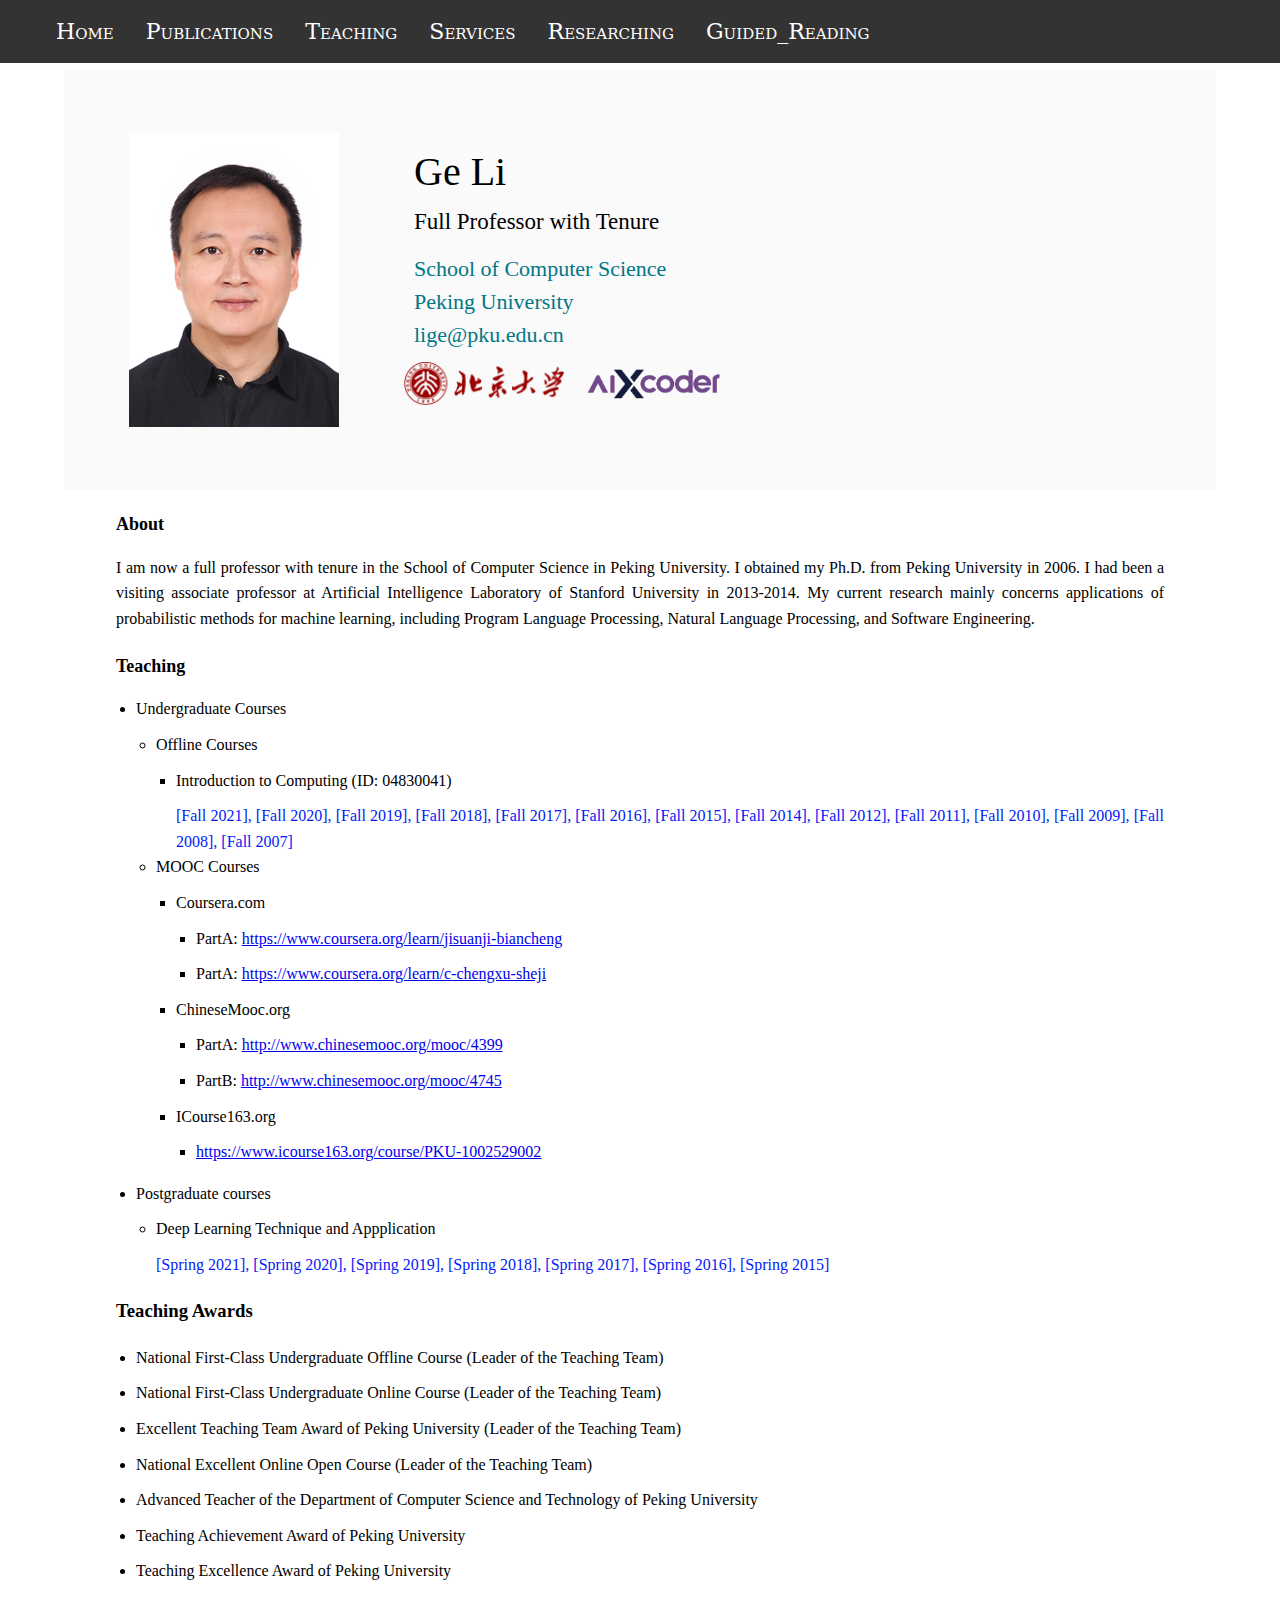
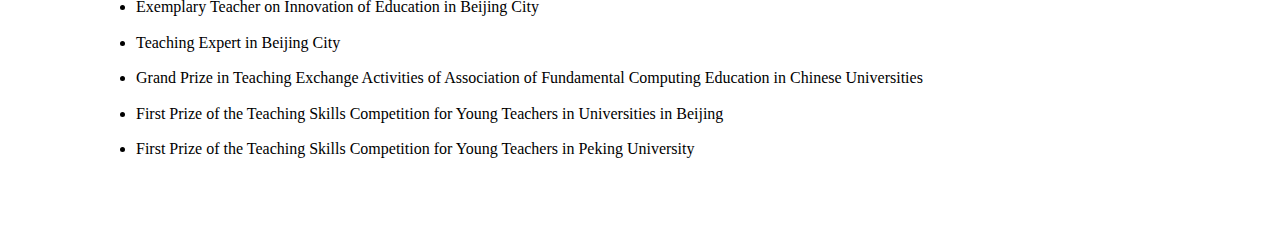
<file: teaching.html>
<!DOCTYPE html>

<html>
  <head>
    <meta charset="utf-8" />
    <title>Ge Li</title>
    <link href="css/homepage.css" rel="stylesheet" type="text/css" />
    <meta content="width=device-width, initial-scale=1.0" name="viewport" />
    <link href="css/login.css" rel="stylesheet" /> <!-- 引入CSS文件 -->
    <script src="js/login.js"></script> <!-- 引入JavaScript文件 -->
</head>

<body>
    <div class="topmenu">
        <ul class="ul_nav">
            <li class="li_nav"><a class="li_nav_a" href="#Home">Home</a></li>
            <li><a class="li_nav_a" href="index.html#Publications">Publications</a></li>
            <li><a class="li_nav_a" href="teaching.html#Teaching">Teaching</a></li>
            <li><a class="li_nav_a" href="services.html#Services">Services</a></li>
            <li><a class="li_nav_a" href="#" onclick="showLoginPopup('ongoing.html'); return false;">Researching</a>
            </li>
            <li><a class="li_nav_a" href="#"
                    onclick="showLoginPopup('readingList.html'); return false;">Guided_Reading</a></li>
        </ul>
    </div>
    <div class="namecard" id="Home">
        <div class="mypic"></div>
        <div class="contact">
            <div class="name">Ge Li</div>
            <div class="title">Full Professor with Tenure</div>
            <div class="myinfo">
                <p>School of Computer Science</p>
                <p>Peking University</p>
                <p>lige@pku.edu.cn</p>
            </div>
            <div class="logos">
                <a href="https://www.pku.edu.cn" target="_blank" rel="noopener noreferrer">
                    <div class="pku_logo"></div>
                </a>
                <a href="https://www.aixcoder.com" target="_blank" rel="noopener noreferrer">
                    <div class="aiXcoder_logo"></div>
                </a>
            </div>
        </div>
    </div>

  <div class="content">
    <h2>About</h2>
    <p>I am now a full professor with tenure in the School of Computer Science in Peking University. I obtained my Ph.D. from Peking University in 2006. I had been a visiting associate professor at Artificial Intelligence Laboratory of Stanford University in 2013-2014. My current research mainly concerns applications of probabilistic methods for machine learning, including Program Language Processing, Natural Language Processing, and Software Engineering.</p>
   
	
    <h2 id="Teaching">Teaching</h2>
    <ul>
      <li>Undergraduate Courses</li>
      <ul>
        <li class="TeachingNode">Offline Courses</li>
        <ul>
          <li class="TeachingNode">Introduction to Computing (ID: 04830041)</li>
          <font color="#031AF6">[Fall 2021], [Fall 2020], [Fall 2019], [Fall 2018], [Fall 2017], [Fall 2016], [Fall 2015], [Fall 2014], [Fall 2012], [Fall 2011], [Fall 2010], [Fall 2009], [Fall 2008], [Fall 2007]</font>
        </ul>
        <li class="TeachingNode">MOOC Courses</li>
        <ul>
          <li class="TeachingNode">Coursera.com</li>
          <ul>
            <li>PartA: <a href="https://www.coursera.org/learn/jisuanji-biancheng">https://www.coursera.org/learn/jisuanji-biancheng</a></li>
            <li>PartA: <a href="https://www.coursera.org/learn/c-chengxu-sheji">https://www.coursera.org/learn/c-chengxu-sheji</a></li>
          </ul>
            <li class="TeachingNode">ChineseMooc.org</li>
          <ul>
            <li>PartA: <a href="http://www.chinesemooc.org/mooc/4399">http://www.chinesemooc.org/mooc/4399</a></li>
            <li>PartB: <a href="http://www.chinesemooc.org/mooc/4745">http://www.chinesemooc.org/mooc/4745</a></li>
          </ul>
          
          <li class="TeachingNode">ICourse163.org</li>
          <ul>
            <li><a href="https://www.icourse163.org/course/PKU-1002529002">https://www.icourse163.org/course/PKU-1002529002</a></li>
          </ul>
        </ul>
      </ul>
    </ul>
    <ul>
      <li class="TeachingNode">Postgraduate courses</li>
      <ul>
        <li class="TeachingNode">Deep Learning Technique and Appplication</li>
        <font color="#031AF6">[Spring 2021], [Spring 2020], [Spring 2019], [Spring 2018], [Spring 2017], [Spring 2016], [Spring 2015]</font>
      </ul>
    </ul>
    
    <h3>Teaching Awards</h3>
      <ul>
        <li class="TeachingAward">National First-Class Undergraduate Offline Course (Leader of the Teaching Team)</li>
        <li class="TeachingAward">National First-Class Undergraduate Online Course (Leader of the Teaching Team)</li>
        <li class="TeachingAward">Excellent Teaching Team Award of Peking University (Leader of the Teaching Team)</li>
        <li class="TeachingAward">National Excellent Online Open Course (Leader of the Teaching Team)</li>
          <li class="TeachingAward">Advanced Teacher of the Department of Computer Science and Technology of Peking University</li>
          <li class="TeachingAward">Teaching Achievement Award of Peking University</li>
          <li class="TeachingAward">Teaching Excellence Award of Peking University</li>
          <li class="TeachingAward">Exemplary Teacher on Innovation of Education in Beijing City</li>
          <li class="TeachingAward">Teaching Expert in Beijing City</li>
          <li class="TeachingAward">Grand Prize in Teaching Exchange Activities of Association of Fundamental Computing Education in Chinese Universities</li>
          <li class="TeachingAward">First Prize of the Teaching Skills Competition for Young Teachers in Universities in Beijing</li>
          <li class="TeachingAward">First Prize of the Teaching Skills Competition for Young Teachers in Peking University</li>
      </ul>
  </div>
</div>
<br>  
<br>
<div class="bottomenu"> </div>
</body>
</html>
</file>
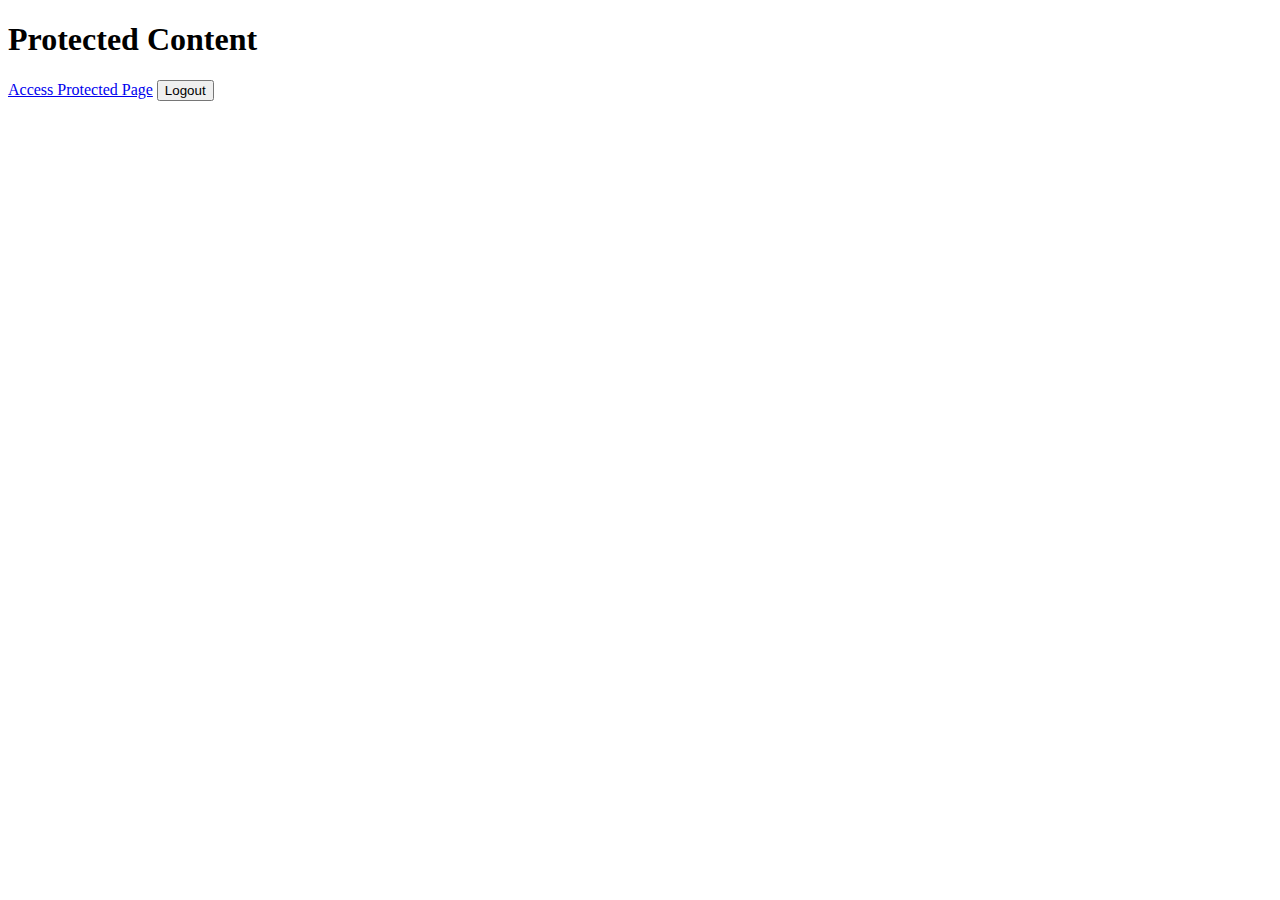
<file: Test.html>
<!DOCTYPE html>
<html lang="en">
<head>
    <meta charset="UTF-8">
    <meta name="viewport" content="width=device-width, initial-scale=1.0">
    <title>Protected Page</title>
    <link rel="stylesheet" href="css/login.css"> <!-- 引入CSS文件 -->
    <script src="js/login.js"></script> <!-- 引入JavaScript文件 -->
</head>
<body>

    <h1>Protected Content</h1>

    <!-- 需要访问控制的链接 -->
    <a href="#" onclick="showLoginPopup('protected_page.html'); return false;">Access Protected Page</a>

    <!-- 可选：登出按钮 -->
    <button onclick="logout()">Logout</button>

</body>
</html>
</file>
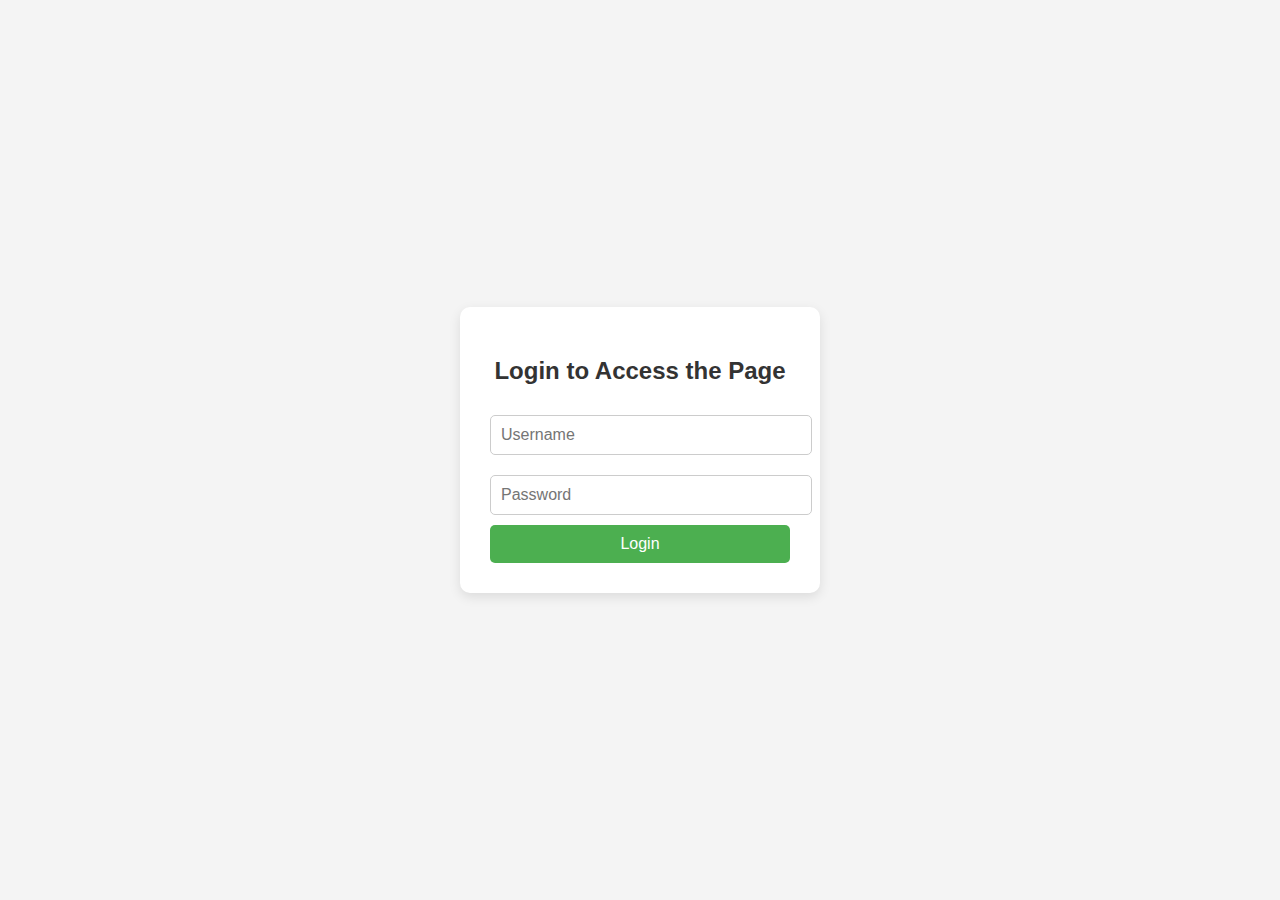
<file: Backup/login_reading.html>
<!DOCTYPE html>
<html lang="en">
<head>
    <meta charset="UTF-8">
    <meta http-equiv="X-UA-Compatible" content="IE=edge">
    <meta name="viewport" content="width=device-width, initial-scale=1.0">
    <title>Login Page</title>
    <style>
        /* 设置页面的基本样式 */
        body {
            font-family: Arial, sans-serif;
            display: flex;
            justify-content: center;
            align-items: center;
            height: 100vh;
            margin: 0;
            background-color: #f4f4f4;
        }

        /* 为登录表单添加容器样式 */
        .login-container {
            background-color: white;
            padding: 30px;
            box-shadow: 0px 4px 12px rgba(0, 0, 0, 0.1);
            border-radius: 10px;
            width: 300px;
            text-align: center;
        }

        /* 标题样式 */
        .login-container h2 {
            margin-bottom: 20px;
            color: #333;
        }

        /* 输入框的样式 */
        input[type="text"], input[type="password"] {
            width: 100%;
            padding: 10px;
            margin: 10px 0;
            border: 1px solid #ccc;
            border-radius: 5px;
            font-size: 16px;
        }

        /* 提交按钮的样式 */
        input[type="submit"] {
            width: 100%;
            padding: 10px;
            background-color: #4CAF50;
            border: none;
            border-radius: 5px;
            color: white;
            font-size: 16px;
            cursor: pointer;
        }

        /* 按钮的悬停效果 */
        input[type="submit"]:hover {
            background-color: #45a049;
        }
    </style>
</head>
<body>
    <!-- 登录表单容器 -->
    <div class="login-container">
        <h2>Login to Access the Page</h2>
        <form onsubmit="return checkLogin()" method="POST">
            <input type="text" id="username" name="username" placeholder="Username" required><br>
            <input type="password" id="password" name="password" placeholder="Password" required><br>
            <input type="submit" value="Login">
        </form>
    </div>

    <script>
        const storedUsernameHash = '9f489d31fc16a5c1404a8e457b25db405f244594ab987f87cc50980e4076ead2';  
        const storedPasswordHash = '942296443919c9b6877812fd8497bbaca4a0a043523861a9a425517b0639d585';

        async function sha256(str) {
            const encoder = new TextEncoder();
            const data = encoder.encode(str);
            const hash = await crypto.subtle.digest('SHA-256', data);
            return Array.from(new Uint8Array(hash)).map(b => b.toString(16).padStart(2, '0')).join('');
        }

        async function checkLogin() {
            const username = document.getElementById("username").value;
            const password = document.getElementById("password").value;

            const usernameHash = await sha256(username);
            const passwordHash = await sha256(password);

            if (usernameHash === storedUsernameHash && passwordHash === storedPasswordHash) {
                alert("Login successful!");

                // 将登录状态存储在 localStorage 中
                localStorage.setItem('isLoggedIn', 'true');

                window.location.href = "readingList.html";  // 登录成功后重定向
                return false;
            } else {
                alert("Login failed. Please try again.");
                return false;
            }
        }
    </script>
</body>
</html>
</file>
<file: css/homepage.css>
/* 基础响应式设置 */
body {
  margin: 0;
  padding: 0;
  font-family: Baskerville, "Palatino Linotype", Palatino, "Century Schoolbook L", "Times New Roman", serif;
  line-height: 1.6;
}

/* 导航菜单响应式 - 保持原有样式 */
.topmenu {
  width: 100%;
  height: 45px;
  position: fixed;
  top: 0;
  z-index: 1000;
}

.ul_nav {
  list-style-type: none;
  margin: 0;
  padding: 0;
  overflow: hidden;
  background-color: #333;
}

.li_nav {
  margin-left: 40px;
  float: left;
}

.li_nav_a {
  float: left;
  display: block;
  color: white;
  text-align: center;
  padding: 14px 16px;
  text-decoration: none;
  font-family: Constantia, "Lucida Bright", "DejaVu Serif", Georgia, "serif";
  font-variant: small-caps;
  font-size: 22px;
}

/* 名称卡片响应式 - 保持左右布局 */
.namecard {
  display: flex;
  flex-wrap: wrap; /* 允许在小屏幕换行 */
  align-items: flex-start;
  margin: 70px auto 0;
  width: 90%;
  max-width: 1200px;
  background: #fafafa;
  padding: 20px;
  box-sizing: border-box;
}

.mypic {
  width: 300px;
  height: 380px;
  background-image: url("../image/Ge Li.jpg");
  background-repeat: no-repeat;
  background-position: center;
  background-size: 70%;
  flex-shrink: 0;
  margin-right: 20px;
  margin-bottom: 0px; /* 减少照片下方的间距（原为20px） */
}

.contact {
  flex: 1;
  min-width: 300px; /* 确保在小屏幕有足够宽度 */
}

.name {
  margin-top: 50px;
  font-size: 40px;
  margin-left: 10px;
  font-family: Cambria, "Hoefler Text", "Liberation Serif", Times, "Times New Roman", "serif";
}

.title {
  margin-top: 0px;
  margin-left: 10px;
  font-family: Baskerville, "Palatino Linotype", Palatino, "Century Schoolbook L", "Times New Roman", "serif";
  font-size: 23px;
  color: black;
}

.myinfo {
  margin-top: 20px;
  margin-left: 10px;
  color: #017785;
  font-size: 22px;
  font-family: Baskerville, "Palatino Linotype", Palatino, "Century Schoolbook L", "Times New Roman", "serif";
  line-height: 0.5; /* 修复文字重叠问题 */
}

/* 在logo之间添加间隔 */
.logos {
  display: flex;
  align-items: center;
  margin-top: 20px;
  margin-left: 0 px;
  gap: 20px; /* 添加logo之间的间隔 */
}

.aiXcoder_logo {
  background-image: url("../image/aiXcoder logo.png");
  width: 140px;
  height: 50px;
  background-repeat: no-repeat;
  background-size: contain;
}

.pku_logo {
  background-image: url("../image/pku logo.png");
  width: 160px;
  height: 60px;
  background-repeat: no-repeat;
  background-size: contain;
}

/* 内容区域响应式 */
.content {
  text-align: justify;
  text-justify: inter-word;
  width: 85%;
  max-width: 1200px;
  margin: 20px auto;
  padding: 0 20px;
  box-sizing: border-box;
}

.content h2 {
  font-size: 18px;
  margin: 20px 0 10px;
}

.content ul {
  padding-left: 20px;
}

.content li {
  margin-bottom: 10px;
  word-break: break-word;
}

/* 移动设备特定样式 */
@media screen and (max-width: 768px) {
  /* 导航菜单调整 */
  .li_nav {
    margin-left: 15px;
  }
  
  .li_nav_a {
    padding: 12px 10px;
    font-size: 18px;
  }
  
  /* 名称卡片调整为垂直布局 */
  .namecard {
    flex-direction: column;
    align-items: center;
  }
  
  .mypic {
    width: 250px;
    height: 320px;
    margin-right: 0;
    margin-bottom: 20px;
  }
  
  .contact {
    width: 100%;
    text-align: center;
  }
  
  .name {
    font-size: 32px;
    margin-left: 0;
    text-align: center;
  }
  
  .title, .myinfo {
    margin-left: 0;
    text-align: center;
  }
  
  .myinfo {
    margin-top: 30px;
    font-size: 20px;
  }
  
  .logos {
    justify-content: center;
    margin-left: 0;
  }
  
  /* 内容区域调整 */
  .content {
    width: 95%;
    padding: 0 10px;
  }
  
  .content h2 {
    font-size: 16px;
  }
}
</file>
<file: css/login.css>
/* login.css */
.modal {
    display: none; 
    position: fixed; 
    z-index: 1; 
    left: 0;
    top: 0;
    width: 100%; 
    height: 100%; 
    background-color: rgba(0, 0, 0, 0.5);
}
.modal-content {
    background-color: #fefefe;
    margin: 15% auto;
    padding: 20px;
    border: 1px solid #888;
    width: 300px;
    text-align: center;
    box-shadow: 0px 4px 8px rgba(0, 0, 0, 0.2);
    border-radius: 8px;
}
.close {
    color: #aaa;
    float: right;
    font-size: 28px;
    font-weight: bold;
}
.close:hover, .close:focus {
    color: black;
    text-decoration: none;
    cursor: pointer;
}
.input-field {
    margin: 10px 0;
    padding: 8px;
    width: 100%;
    box-sizing: border-box;
    border: 1px solid #ccc;
    border-radius: 4px;
}
.submit-btn {
    background-color: #4CAF50;
    color: white;
    padding: 10px 15px;
    border: none;
    border-radius: 4px;
    cursor: pointer;
    width: 100%;
}
.submit-btn:hover {
    background-color: #45a049;
}
</file>
